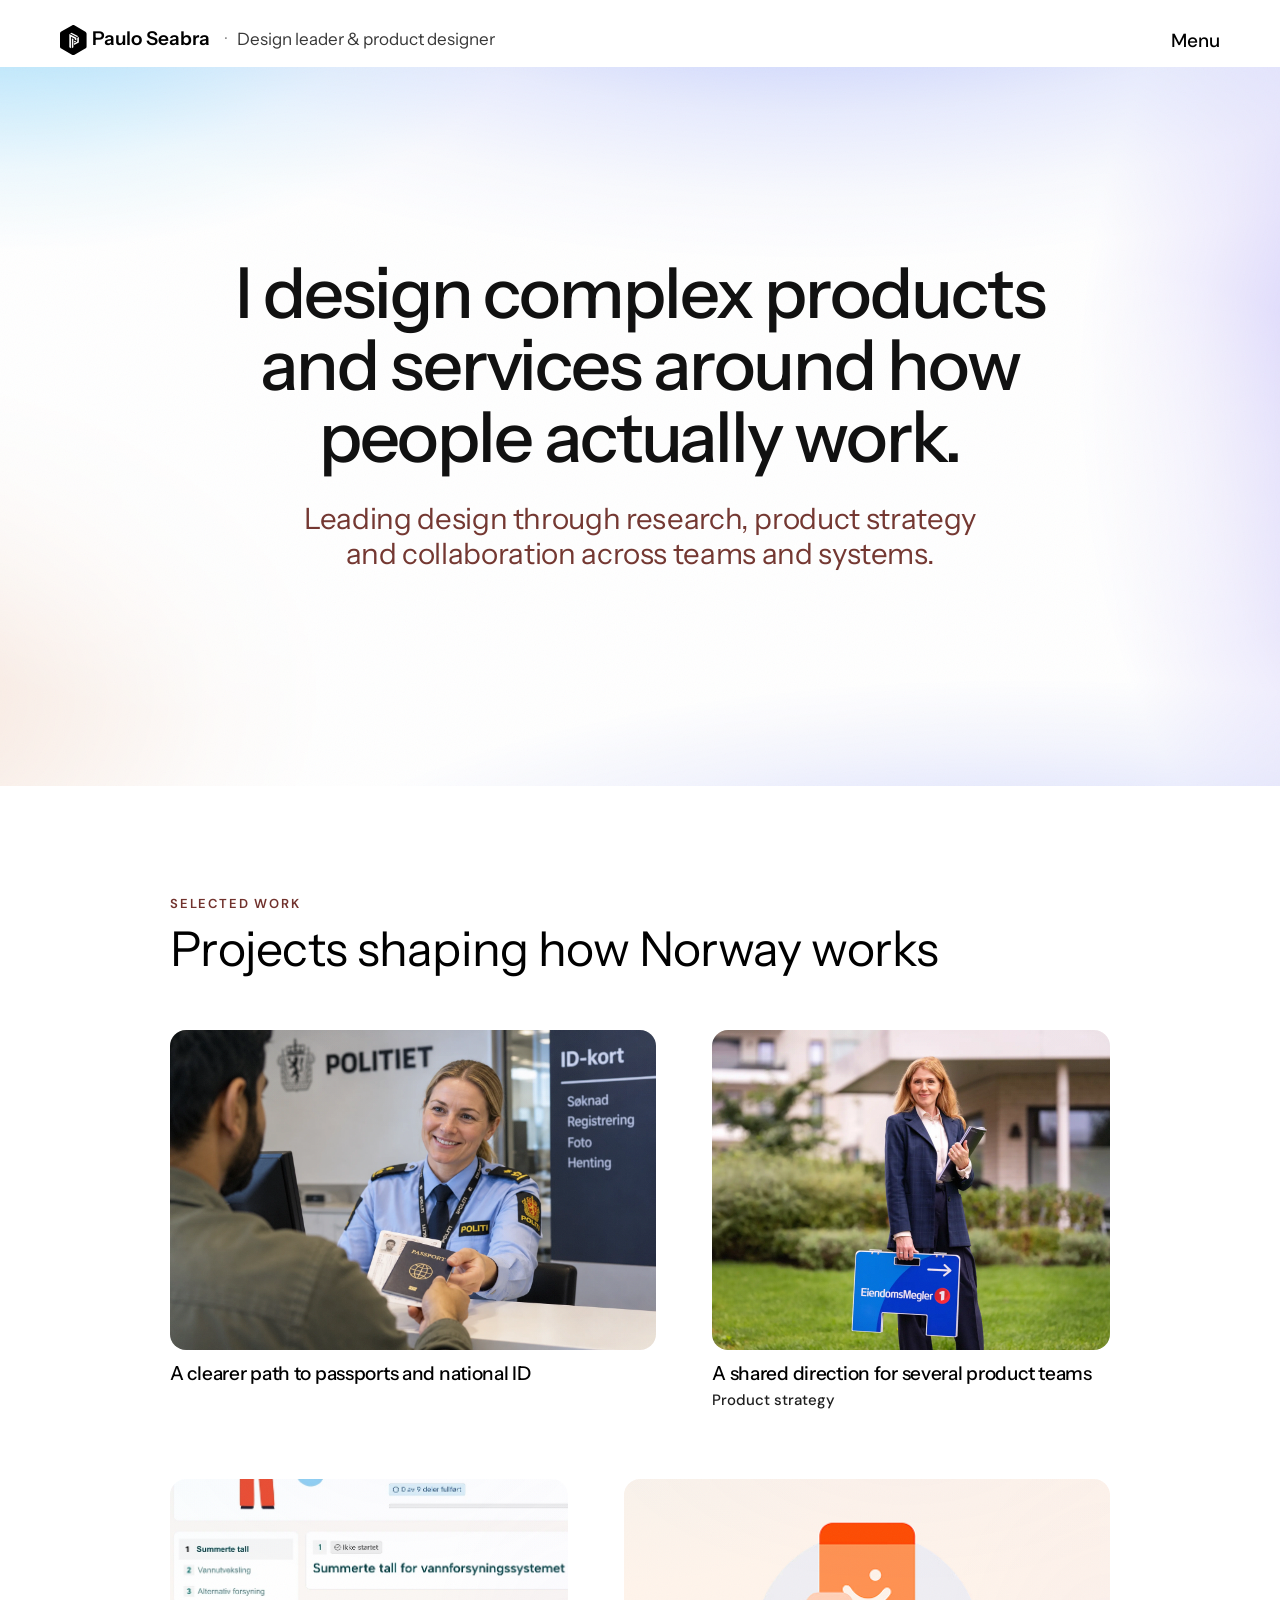
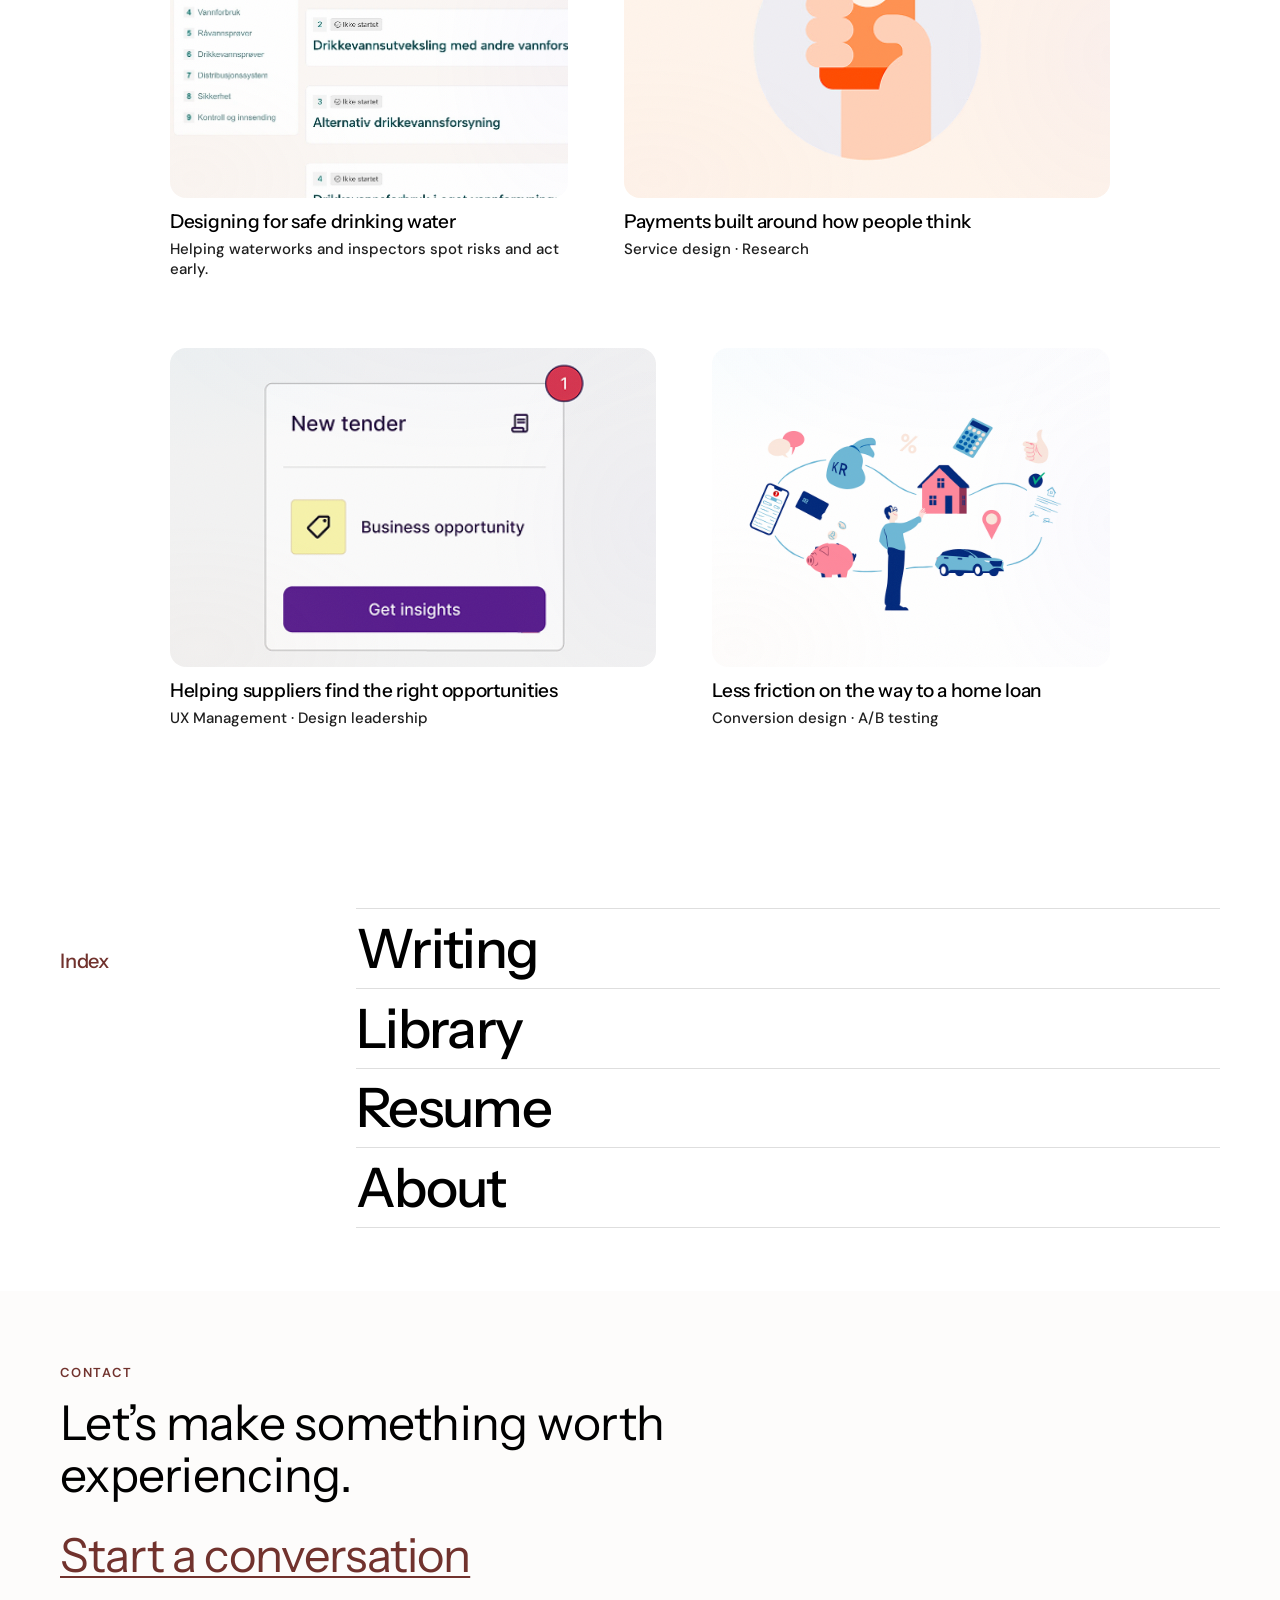
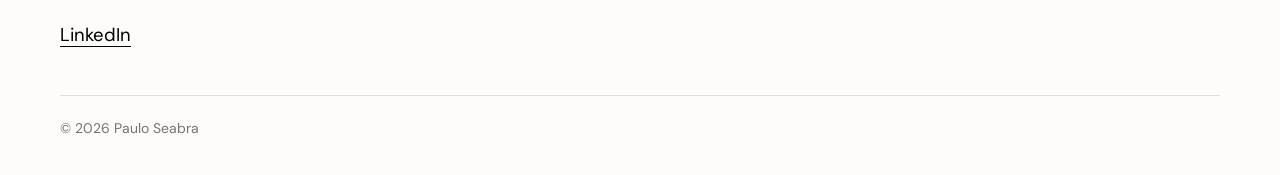
<file: index.html>
<!doctype html>
<html lang="en">
<head>
<meta charset="utf-8">
<meta name="viewport" content="width=device-width, initial-scale=1">
<link rel="icon" type="image/png" sizes="96x96" href="images/favicon.png">
<title>Paulo Seabra — Product Designer</title>
<meta name="description" content="Paulo Seabra — Product Designer working at the intersection of typography, design systems, and emerging interfaces.">
<link rel="canonical" href="https://pauloseabra.com/">
<meta property="og:type" content="website">
<meta property="og:site_name" content="Paulo Seabra">
<meta property="og:title" content="Paulo Seabra — Product Designer">
<meta property="og:description" content="Paulo Seabra — Product Designer working at the intersection of typography, design systems, and emerging interfaces.">
<meta property="og:url" content="https://pauloseabra.com/">
<meta property="og:image" content="https://pauloseabra.com/images/social-share-logo.png?v=2">
<meta name="twitter:card" content="summary_large_image">
<link rel="preconnect" href="https://fonts.googleapis.com">
<link rel="preconnect" href="https://fonts.gstatic.com" crossorigin>
<link href="https://fonts.googleapis.com/css2?family=DM+Sans:wght@400..600&family=Instrument+Sans:wght@400..600&display=swap" rel="stylesheet">
<link rel="stylesheet" href="styles.css">
<link rel="stylesheet" href="interior.css">
<script type="application/ld+json">
{
  "@context": "https://schema.org",
  "@type": "WebSite",
  "name": "Paulo Seabra",
  "url": "https://pauloseabra.com/"
}
</script>
</head>
<body id="top">
<div class="site-header">
<div class="nav-container">
<div class="brand-lockup"><a class="brand" href="#top"><svg class="brand-mark" viewBox="237 50 296 334" width="296" height="334" aria-hidden="true" focusable="false">
<path class="brand-mark__outer" fill="#000" d="
    M 379 51
    C 384 49, 391 50, 397 54
    L 520 125
    C 528 130, 533 139, 533 148
    L 533 288
    C 533 299, 528 307, 518 313
    L 399 380
    C 391 385, 379 385, 370 380
    L 251 313
    C 242 308, 237 299, 237 289
    L 237 145
    C 237 136, 242 128, 251 123
    L 370 55
    C 373 53, 376 52, 379 51
    Z"/>
<path fill="#fff" d="M365 136 L441 175 L426 184 L350 145 Z"/>
<path fill="#fff" d="M341 151 L420 192 L420 222 L402 213 L402 202 L359 180 L359 309 L341 299 Z"/>
<path fill="#fff" d="M369 198 L386 207 L386 299 L369 309 Z"/>
<path fill="#fff" d="M429 192 L447 183 L447 246 L394 274 L394 254 L429 236 Z"/>
<path fill="#fff" d="M394 229 L403 224 L418 233 L394 246 Z"/>
</svg><span class="brand-name">Paulo Seabra</span></a><span class="brand-role">Design leader &amp; product designer</span></div>

<button class="menu-toggle" type="button" aria-expanded="false" aria-controls="site-menu"><span class="menu-toggle__label">Menu</span></button>
</div>
</div>
<div class="menu-panel" id="site-menu" role="dialog" aria-modal="true" aria-label="Site menu" inert>
<div class="menu-panel__inner">
<nav class="menu-primary" aria-label="Main"><ul><li><a href="index.html#projects" aria-current="page">Work</a></li><li><a href="writing.html">Writing</a></li><li><a href="library.html">Library</a></li><li><a href="resume.html">Resume</a></li><li><a href="about.html">About</a></li></ul></nav>
<section class="menu-work" aria-labelledby="menu-work-title"><h2 class="menu-eyebrow" id="menu-work-title">Selected work</h2><ul><li><a href="project-pass-id.html">Pass &amp; ID</a></li><li><a href="project-eiendomsmegler-1.html">EiendomsMegler 1</a></li><li><a href="project-vipps.html">Vipps Large Customers</a></li><li><a href="project-mattilsynet.html">Mattilsynet</a></li><li><a href="project-mercell.html">Mercell</a></li></ul></section>
</div>
</div>
<main>
<header class="hero" id="introduction">
<div class="hero-field" aria-hidden="true"></div>
<div class="hero-grain" aria-hidden="true"></div>
<div class="hero-content">
<h1 class="hero-headline">I design complex products and services around how people actually work.</h1>
<p class="hero-support">Leading design through research, product strategy and collaboration across teams and systems.</p>
</div>
</header>
  <section class="projects" id="projects" aria-labelledby="projects-title">
    <div class="projects-inner">
      <div class="projects-head reveal">
        <p class="projects-eyebrow">Selected work</p>
        <h2 class="projects-title" id="projects-title">Projects shaping how Norway works</h2>
      </div>
      <div class="projects-grid">
        <div class="project-row project-row--lead">
        <a class="project-card project-card--wide reveal" href="project-pass-id.html">
          <span class="project-card__frame">
            <img class="project-card__image" src="images/Politi_3.webp" alt="" width="1536" height="1024" loading="lazy">
            <span class="project-card__wash" aria-hidden="true"></span>
          </span>
          <span class="project-card__text">
            <span class="project-card__title">A clearer path to passports and national ID</span>
          </span>
        </a>
        <a class="project-card project-card--narrow reveal" href="project-eiendomsmegler-1.html">
          <span class="project-card__frame">
            <img class="project-card__image" src="images/EM1-Mal%20Cover.png" alt="" width="1920" height="1280" loading="lazy">
            <span class="project-card__wash" aria-hidden="true"></span>
          </span>
          <span class="project-card__text">
            <span class="project-card__title">A shared direction for several product teams</span>
            <span class="project-card__meta">Product strategy</span>
          </span>
        </a>
        </div>
        <div class="project-row project-row--reverse">
        <a class="project-card project-card--narrow reveal" href="project-mattilsynet.html">
          <span class="project-card__frame">
            <img class="project-card__image" src="images/Innrapportering-Cover.webp?v=1793692525" alt="" width="829" height="655" loading="lazy">
            <span class="project-card__wash" aria-hidden="true"></span>
          </span>
          <span class="project-card__text">
            <span class="project-card__title">Designing for safe drinking water</span>
            <span class="project-card__meta">Helping waterworks and inspectors spot risks and act early.</span>
          </span>
        </a>
        <a class="project-card project-card--wide reveal" href="project-vipps.html">
          <span class="project-card__frame">
            <img class="project-card__image" src="images/Vipps_Cover.png" alt="" width="458" height="302" loading="lazy">
            <span class="project-card__wash" aria-hidden="true"></span>
          </span>
          <span class="project-card__text">
            <span class="project-card__title">Payments built around how people think</span>
            <span class="project-card__meta">Service design · Research</span>
          </span>
        </a>
        </div>
        <div class="project-row project-row--lead">
        <a class="project-card project-card--wide reveal" href="project-mercell.html">
          <span class="project-card__frame">
            <img class="project-card__image" src="images/Mercell_Cover.png" alt="" width="443" height="351" loading="lazy">
            <span class="project-card__wash" aria-hidden="true"></span>
          </span>
          <span class="project-card__text">
            <span class="project-card__title">Helping suppliers find the right opportunities</span>
            <span class="project-card__meta">UX Management · Design leadership</span>
          </span>
        </a>
        <a class="project-card project-card--narrow reveal" href="project-sparebank-1.html">
          <span class="project-card__frame">
            <img class="project-card__image" src="images/SB1_Cover.png" alt="" width="1200" height="800" loading="lazy">
            <span class="project-card__wash" aria-hidden="true"></span>
          </span>
          <span class="project-card__text">
            <span class="project-card__title">Less friction on the way to a home loan</span>
            <span class="project-card__meta">Conversion design · A/B testing</span>
          </span>
        </a>
        </div>
      </div>
    </div>
  </section>
  <section class="index" aria-labelledby="index-title">
    <div class="index__inner">
      <p class="index__label" id="index-title">Index</p>
      <nav class="index__nav" aria-labelledby="index-title">
        <ul class="index__list">
          <li><a class="index__link" href="writing.html">Writing</a></li>
          <li><a class="index__link" href="library.html">Library</a></li>
          <li><a class="index__link" href="resume.html">Resume</a></li>
          <li><a class="index__link" href="about.html">About</a></li>
        </ul>
      </nav>
    </div>
  </section>
</main>
<footer class="site-footer">
  <div class="site-footer__inner">
      <p class="projects-eyebrow">Contact</p>
      <h2 class="site-footer__cta">Let&rsquo;s make something worth experiencing.</h2>
    <div class="site-footer__cta site-footer__start">
      <button type="button" class="site-footer__toggle" id="contact-toggle" aria-expanded="false" aria-controls="contact-panel">Start a conversation</button>
    </div>
    <div class="site-footer__panel" id="contact-panel" role="region" aria-label="Contact form" inert>
      <div class="site-footer__panel-inner">
        <form class="contact-form" action="https://formspree.io/f/xvzjrdgb" method="POST">
          <div class="contact-form__field">
            <label class="projects-eyebrow contact-form__label" for="contact-name">Name</label>
            <input id="contact-name" name="name" type="text" autocomplete="name" required>
          </div>
          <div class="contact-form__field">
            <label class="projects-eyebrow contact-form__label" for="contact-email">Email</label>
            <input id="contact-email" name="email" type="email" autocomplete="email" required>
          </div>
          <div class="contact-form__field">
            <label class="projects-eyebrow contact-form__label" for="contact-message">Message</label>
            <textarea id="contact-message" name="message" rows="4" required></textarea>
          </div>
          <button type="submit" class="site-footer__button">Send</button>
          <p class="contact-form__status" role="status" aria-live="polite"></p>
        </form>
      </div>
    </div>
    <div class="site-footer__row">
      <a href="https://www.linkedin.com/in/pauloseabra/" rel="me noopener">LinkedIn</a>
    </div>
    <div class="site-footer__meta">
      <span>&copy; 2026 Paulo Seabra</span>
    </div>
  </div>
</footer>
<script src="motion.js" defer></script>
<script src="header.js" defer></script>
<script src="menu.js" defer></script>
<script src="contact.js" defer></script>
</body>
</html>
</file>
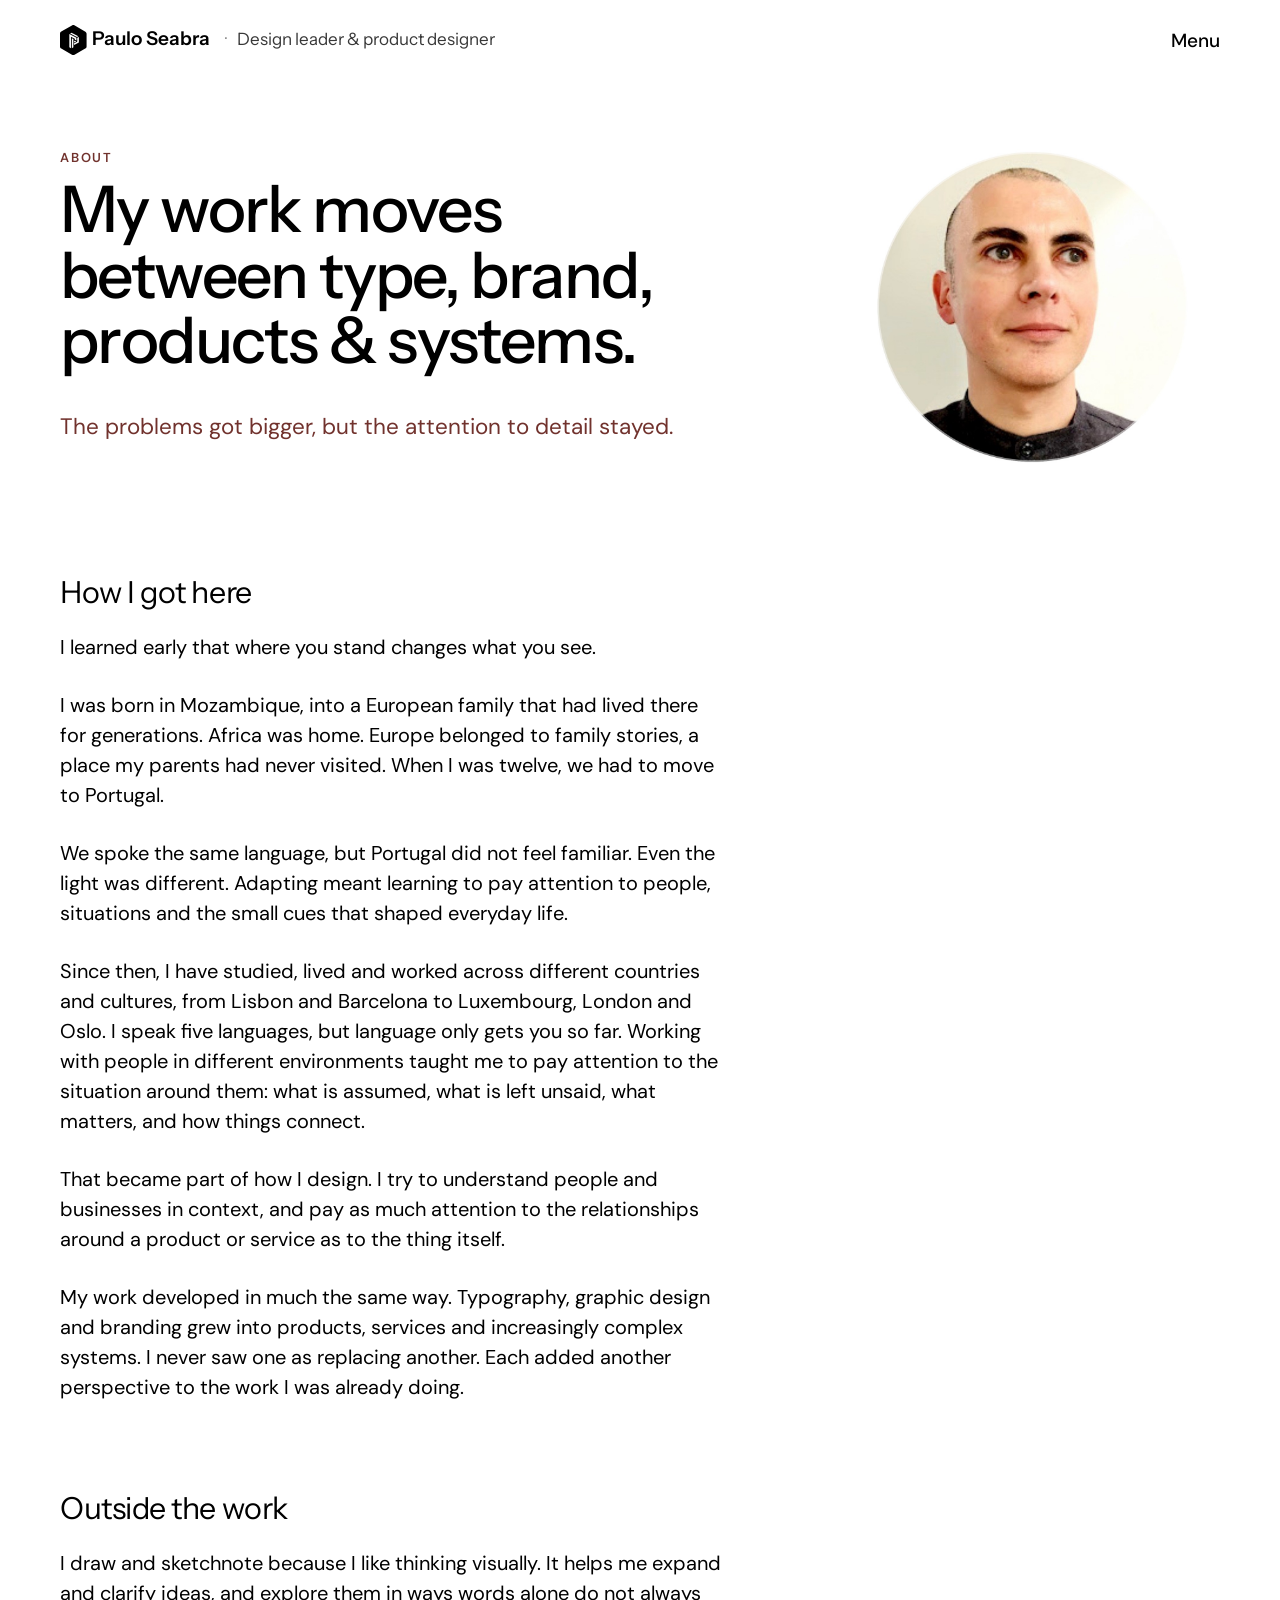
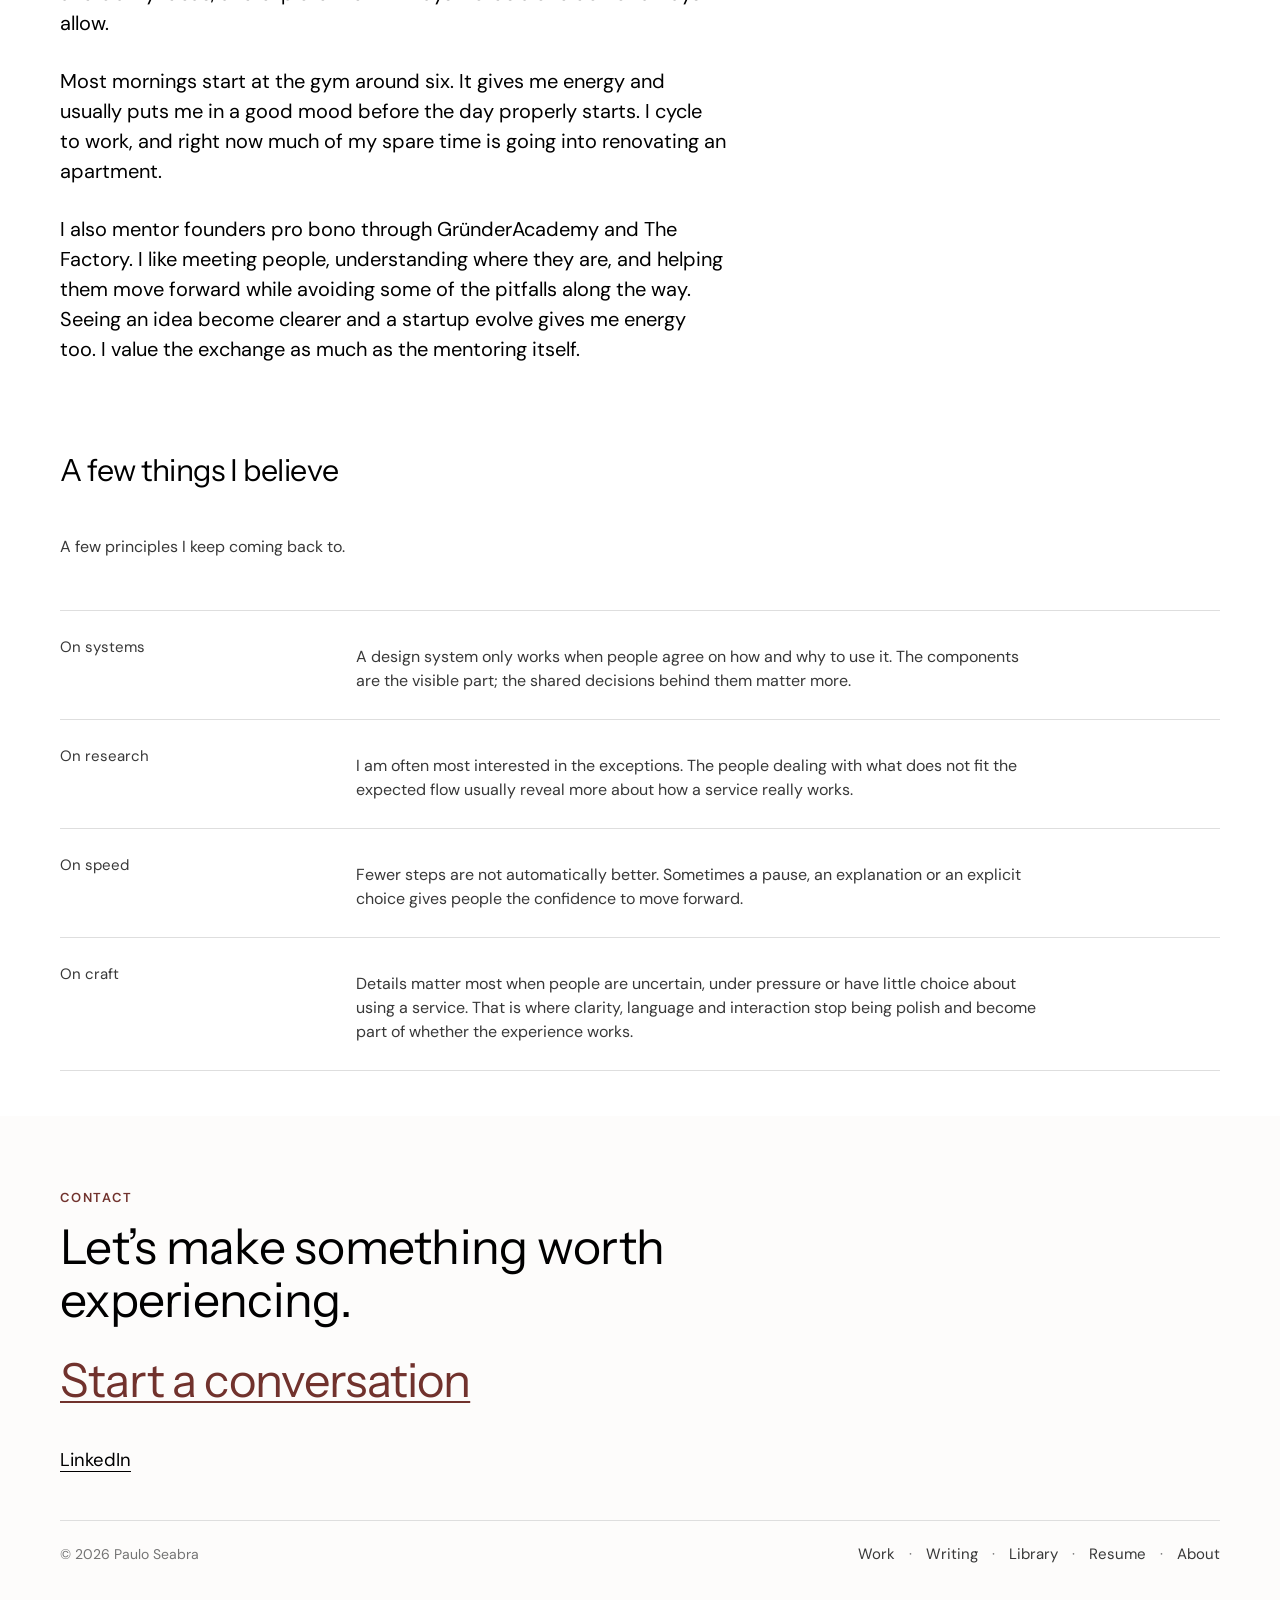
<file: about.html>
<!doctype html>
<html lang="en">
<head>
<meta charset="utf-8">
<meta name="viewport" content="width=device-width, initial-scale=1">
<link rel="icon" type="image/png" sizes="96x96" href="images/favicon.png">
<title>About — Paulo Seabra</title>
<meta name="description" content="About Paulo Seabra — Product Designer working at the intersection of typography, design systems, and emerging interfaces.">
<link rel="canonical" href="https://pauloseabra.com/about.html">
<meta property="og:type" content="website">
<meta property="og:site_name" content="Paulo Seabra">
<meta property="og:title" content="About — Paulo Seabra">
<meta property="og:description" content="About Paulo Seabra — Product Designer working at the intersection of typography, design systems, and emerging interfaces.">
<meta property="og:url" content="https://pauloseabra.com/about.html">
<meta property="og:image" content="https://pauloseabra.com/images/social-share-logo.png?v=2">
<meta name="twitter:card" content="summary_large_image">
<link rel="preconnect" href="https://fonts.googleapis.com">
<link rel="preconnect" href="https://fonts.gstatic.com" crossorigin>
<link href="https://fonts.googleapis.com/css2?family=DM+Sans:wght@400..600&family=Instrument+Sans:wght@400..600&display=swap" rel="stylesheet">
<link rel="stylesheet" href="styles.css">
<link rel="stylesheet" href="interior.css">
<script type="application/ld+json">
{
  "@context": "https://schema.org",
  "@type": "ProfilePage",
  "mainEntity": {
    "@type": "Person",
    "name": "Paulo Seabra",
    "image": "https://pauloseabra.com/images/paulo-seabra.jpg",
    "sameAs": [
      "https://www.linkedin.com/in/pauloseabra/",
      "https://www.behance.net/pauloseabra",
      "https://dribbble.com/Pauloseabra"
    ]
  }
}
</script>
</head>
<body id="top">
<div class="site-header">
<div class="nav-container">
<div class="brand-lockup"><a class="brand" href="index.html"><svg class="brand-mark" viewBox="237 50 296 334" width="296" height="334" aria-hidden="true" focusable="false">
<path class="brand-mark__outer" fill="#000" d="
    M 379 51
    C 384 49, 391 50, 397 54
    L 520 125
    C 528 130, 533 139, 533 148
    L 533 288
    C 533 299, 528 307, 518 313
    L 399 380
    C 391 385, 379 385, 370 380
    L 251 313
    C 242 308, 237 299, 237 289
    L 237 145
    C 237 136, 242 128, 251 123
    L 370 55
    C 373 53, 376 52, 379 51
    Z"/>
<path fill="#fff" d="M365 136 L441 175 L426 184 L350 145 Z"/>
<path fill="#fff" d="M341 151 L420 192 L420 222 L402 213 L402 202 L359 180 L359 309 L341 299 Z"/>
<path fill="#fff" d="M369 198 L386 207 L386 299 L369 309 Z"/>
<path fill="#fff" d="M429 192 L447 183 L447 246 L394 274 L394 254 L429 236 Z"/>
<path fill="#fff" d="M394 229 L403 224 L418 233 L394 246 Z"/>
</svg><span class="brand-name">Paulo Seabra</span></a><span class="brand-role">Design leader &amp; product designer</span></div>

<button class="menu-toggle" type="button" aria-expanded="false" aria-controls="site-menu"><span class="menu-toggle__label">Menu</span></button>
</div>
</div>
<div class="menu-panel" id="site-menu" role="dialog" aria-modal="true" aria-label="Site menu" inert>
<div class="menu-panel__inner">
<nav class="menu-primary" aria-label="Main"><ul><li><a href="index.html#projects">Work</a></li><li><a href="writing.html">Writing</a></li><li><a href="library.html">Library</a></li><li><a href="resume.html">Resume</a></li><li><a href="about.html" aria-current="page">About</a></li></ul></nav>
<section class="menu-work" aria-labelledby="menu-work-title"><h2 class="menu-eyebrow" id="menu-work-title">Selected work</h2><ul><li><a href="project-pass-id.html">Pass &amp; ID</a></li><li><a href="project-eiendomsmegler-1.html">EiendomsMegler 1</a></li><li><a href="project-vipps.html">Vipps Large Customers</a></li><li><a href="project-mattilsynet.html">Mattilsynet</a></li><li><a href="project-mercell.html">Mercell</a></li></ul></section>
</div>
</div>
<main>
<section class="about about--lead" aria-labelledby="about-title">
<div class="icontainer">
  <div class="about-intro">
    <div class="about-intro__text reveal">
      <p class="projects-eyebrow">About</p>
      <h1 class="about-title" id="about-title">My work moves<br>between type, brand, products & systems.</h1>
      <p class="about-lede">The problems got bigger, but the attention to detail stayed.</p>
    </div>
    <figure class="portrait reveal">
      <img src="images/paulo-seabra.jpg" width="1000" height="1000"
           alt="Paulo Seabra, photographed against a plain light background.">
    </figure>
  </div>
</div>
</section>
<div class="icontainer">
  <div class="imodule reveal">
    <div class="igrid">
      <div class="prose prose--story about-story">
        <h2>How I got here</h2>
        <p>I learned early that where you stand changes what you see.</p>
        <p>I was born in Mozambique, into a European family that had lived there for generations. Africa was home. Europe belonged to family stories, a place my parents had never visited. When I was twelve, we had to move to Portugal.</p>
        <p>We spoke the same language, but Portugal did not feel familiar. Even the light was different. Adapting meant learning to pay attention to people, situations and the small cues that shaped everyday life.</p>
        <p>Since then, I have studied, lived and worked across different countries and cultures, from Lisbon and Barcelona to Luxembourg, London and Oslo. I speak five languages, but language only gets you so far. Working with people in different environments taught me to pay attention to the situation around them: what is assumed, what is left unsaid, what matters, and how things connect.</p>
        <p>That became part of how I design. I try to understand people and businesses in context, and pay as much attention to the relationships around a product or service as to the thing itself.</p>
        <p>My work developed in much the same way. Typography, graphic design and branding grew into products, services and increasingly complex systems. I never saw one as replacing another. Each added another perspective to the work I was already doing.</p>
      </div>
    </div>
  </div>

  <div class="imodule reveal">
    <div class="igrid">
      <div class="prose about-story">
        <h2>Outside the work</h2>
        <p>I draw and sketchnote because I like thinking visually. It helps me expand and clarify ideas, and explore them in ways words alone do not always allow.</p>
        <p>Most mornings start at the gym around six. It gives me energy and usually puts me in a good mood before the day properly starts. I cycle to work, and right now much of my spare time is going into renovating an apartment.</p>
        <p>I also mentor founders pro bono through GründerAcademy and The Factory. I like meeting people, understanding where they are, and helping them move forward while avoiding some of the pitfalls along the way. Seeing an idea become clearer and a startup evolve gives me energy too. I value the exchange as much as the mentoring itself.</p>
      </div>
    </div>
  </div>

  <div class="imodule reveal">
    <div class="igrid">
      <h2 class="about-section-heading">A few things I believe</h2>
      <p class="group-note">A few principles I keep coming back to.</p>
      <ul class="entry-list">
        <li class="entry">
          <p class="entry__aside">On systems</p>
          <div class="entry__main">
            <p class="entry__note">A design system only works when people agree on how and why to use it. The components are the visible part; the shared decisions behind them matter more.</p>
          </div>
        </li>
        <li class="entry">
          <p class="entry__aside">On research</p>
          <div class="entry__main">
            <p class="entry__note">I am often most interested in the exceptions. The people dealing with what does not fit the expected flow usually reveal more about how a service really works.</p>
          </div>
        </li>
        <li class="entry">
          <p class="entry__aside">On speed</p>
          <div class="entry__main">
            <p class="entry__note">Fewer steps are not automatically better. Sometimes a pause, an explanation or an explicit choice gives people the confidence to move forward.</p>
          </div>
        </li>
        <li class="entry">
          <p class="entry__aside">On craft</p>
          <div class="entry__main">
            <p class="entry__note">Details matter most when people are uncertain, under pressure or have little choice about using a service. That is where clarity, language and interaction stop being polish and become part of whether the experience works.</p>
          </div>
        </li>
      </ul>
    </div>
  </div>

</div>
</main>
<footer class="site-footer">
  <div class="site-footer__inner">
      <p class="projects-eyebrow">Contact</p>
      <h2 class="site-footer__cta">Let&rsquo;s make something worth experiencing.</h2>
    <div class="site-footer__cta site-footer__start">
      <button type="button" class="site-footer__toggle" id="contact-toggle" aria-expanded="false" aria-controls="contact-panel">Start a conversation</button>
    </div>
    <div class="site-footer__panel" id="contact-panel" role="region" aria-label="Contact form" inert>
      <div class="site-footer__panel-inner">
        <form class="contact-form" action="https://formspree.io/f/xvzjrdgb" method="POST">
          <div class="contact-form__field">
            <label class="projects-eyebrow contact-form__label" for="contact-name">Name</label>
            <input id="contact-name" name="name" type="text" autocomplete="name" required>
          </div>
          <div class="contact-form__field">
            <label class="projects-eyebrow contact-form__label" for="contact-email">Email</label>
            <input id="contact-email" name="email" type="email" autocomplete="email" required>
          </div>
          <div class="contact-form__field">
            <label class="projects-eyebrow contact-form__label" for="contact-message">Message</label>
            <textarea id="contact-message" name="message" rows="4" required></textarea>
          </div>
          <button type="submit" class="site-footer__button">Send</button>
          <p class="contact-form__status" role="status" aria-live="polite"></p>
        </form>
      </div>
    </div>
    <div class="site-footer__row">
      <a href="https://www.linkedin.com/in/pauloseabra/" rel="me noopener">LinkedIn</a>
    </div>
    <div class="site-footer__meta">
      <span>&copy; 2026 Paulo Seabra</span>
      <nav aria-label="Footer">
        <a href="index.html#projects">Work</a>
        <a href="writing.html">Writing</a>
        <a href="library.html">Library</a>
        <a href="resume.html">Resume</a>
        <a href="about.html">About</a>
      </nav>
    </div>
  </div>
</footer>
<script src="motion.js" defer></script>
<script src="header.js" defer></script>
<script src="menu.js" defer></script>
<script src="contact.js" defer></script>
</body>
</html>
</file>
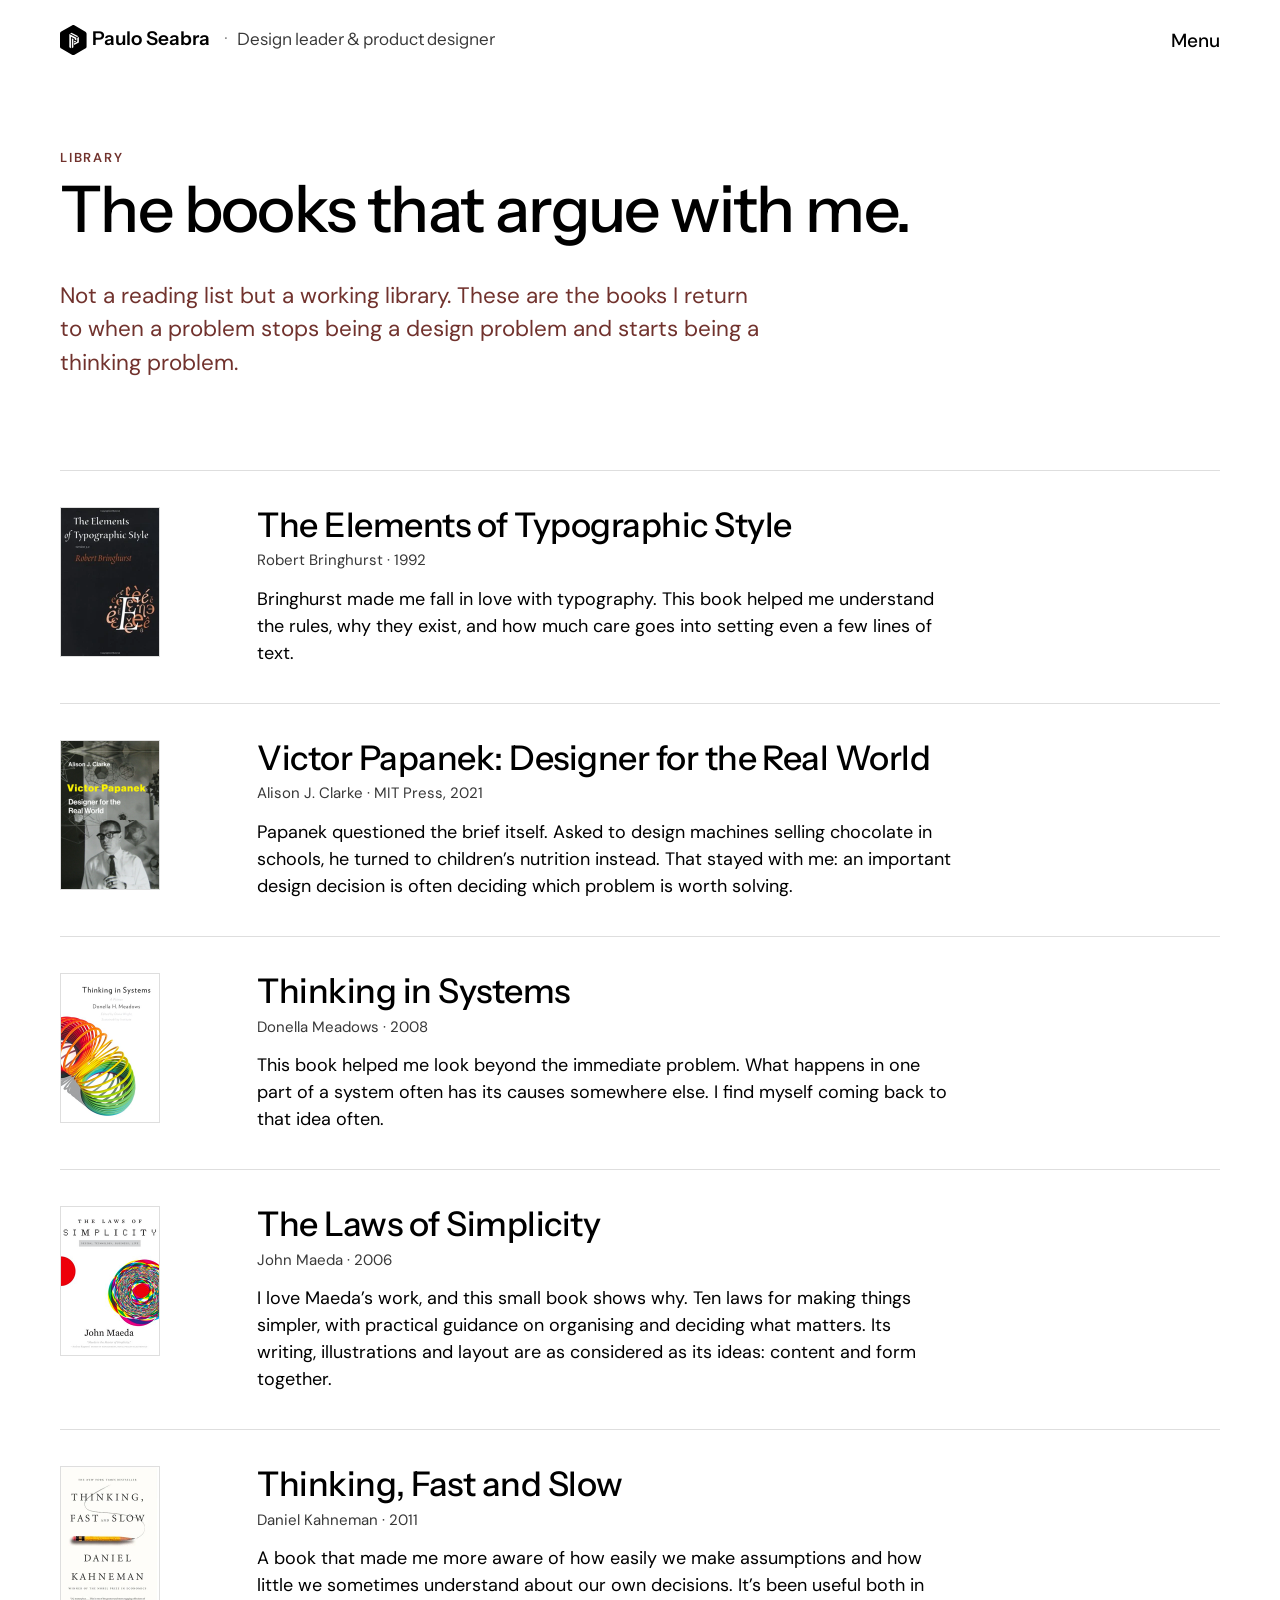
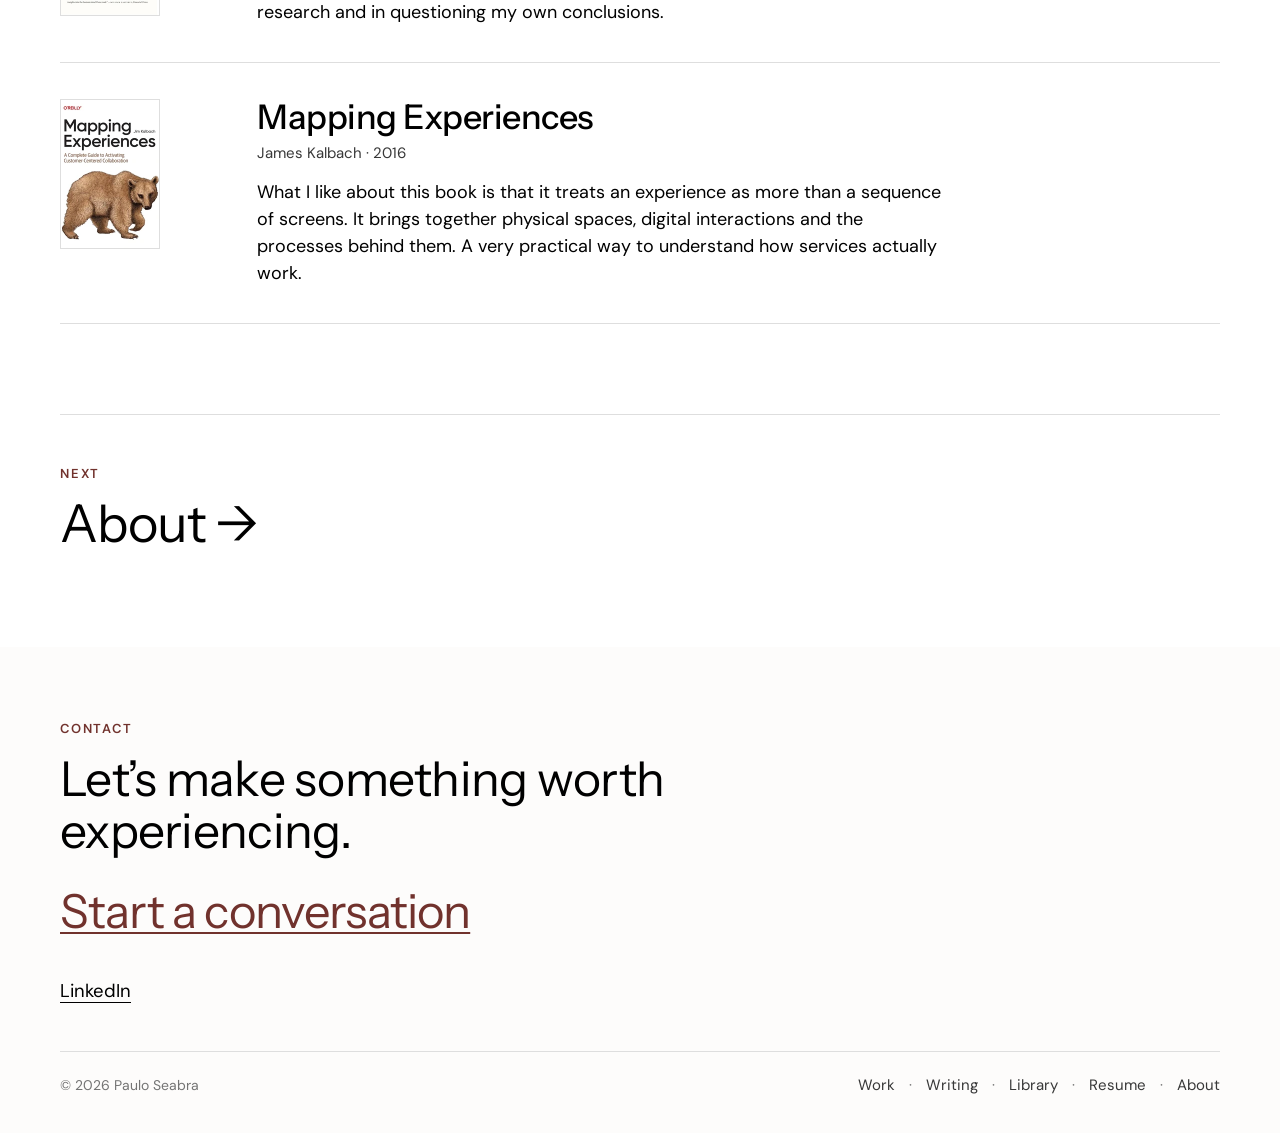
<file: library.html>
<!doctype html>
<html lang="en">
<head>
<meta charset="utf-8">
<meta name="viewport" content="width=device-width, initial-scale=1">
<link rel="icon" type="image/png" sizes="96x96" href="images/favicon.png">
<title>Library — Paulo Seabra</title>
<meta name="description" content="The books that shaped how Paulo Seabra thinks about type, systems, perception and practice — with a note on why each one mattered.">
<link rel="canonical" href="https://pauloseabra.com/library.html">
<meta property="og:type" content="website">
<meta property="og:site_name" content="Paulo Seabra">
<meta property="og:title" content="Library — Paulo Seabra">
<meta property="og:description" content="The books that shaped how Paulo Seabra thinks about type, systems, perception and practice — with a note on why each one mattered.">
<meta property="og:url" content="https://pauloseabra.com/library.html">
<meta property="og:image" content="https://pauloseabra.com/images/social-share-logo.png?v=2">
<meta name="twitter:card" content="summary_large_image">
<link rel="preconnect" href="https://fonts.googleapis.com">
<link rel="preconnect" href="https://fonts.gstatic.com" crossorigin>
<link href="https://fonts.googleapis.com/css2?family=DM+Sans:wght@400..600&family=Instrument+Sans:wght@400..600&display=swap" rel="stylesheet">
<link rel="stylesheet" href="styles.css">
<link rel="stylesheet" href="interior.css">
</head>
<body id="top">
<div class="site-header">
<div class="nav-container">
<div class="brand-lockup"><a class="brand" href="index.html"><svg class="brand-mark" viewBox="237 50 296 334" width="296" height="334" aria-hidden="true" focusable="false">
<path class="brand-mark__outer" fill="#000" d="
    M 379 51
    C 384 49, 391 50, 397 54
    L 520 125
    C 528 130, 533 139, 533 148
    L 533 288
    C 533 299, 528 307, 518 313
    L 399 380
    C 391 385, 379 385, 370 380
    L 251 313
    C 242 308, 237 299, 237 289
    L 237 145
    C 237 136, 242 128, 251 123
    L 370 55
    C 373 53, 376 52, 379 51
    Z"/>
<path fill="#fff" d="M365 136 L441 175 L426 184 L350 145 Z"/>
<path fill="#fff" d="M341 151 L420 192 L420 222 L402 213 L402 202 L359 180 L359 309 L341 299 Z"/>
<path fill="#fff" d="M369 198 L386 207 L386 299 L369 309 Z"/>
<path fill="#fff" d="M429 192 L447 183 L447 246 L394 274 L394 254 L429 236 Z"/>
<path fill="#fff" d="M394 229 L403 224 L418 233 L394 246 Z"/>
</svg><span class="brand-name">Paulo Seabra</span></a><span class="brand-role">Design leader &amp; product designer</span></div>

<button class="menu-toggle" type="button" aria-expanded="false" aria-controls="site-menu"><span class="menu-toggle__label">Menu</span></button>
</div>
</div>
<div class="menu-panel" id="site-menu" role="dialog" aria-modal="true" aria-label="Site menu" inert>
<div class="menu-panel__inner">
<nav class="menu-primary" aria-label="Main"><ul><li><a href="index.html#projects">Work</a></li><li><a href="writing.html">Writing</a></li><li><a href="library.html" aria-current="page">Library</a></li><li><a href="resume.html">Resume</a></li><li><a href="about.html">About</a></li></ul></nav>
<section class="menu-work" aria-labelledby="menu-work-title"><h2 class="menu-eyebrow" id="menu-work-title">Selected work</h2><ul><li><a href="project-pass-id.html">Pass &amp; ID</a></li><li><a href="project-eiendomsmegler-1.html">EiendomsMegler 1</a></li><li><a href="project-vipps.html">Vipps Large Customers</a></li><li><a href="project-mattilsynet.html">Mattilsynet</a></li><li><a href="project-mercell.html">Mercell</a></li></ul></section>
</div>
</div>
<main>
<div class="icontainer">

  <div class="imodule reveal">
    <div class="igrid">
      <header class="masthead">
        <p class="projects-eyebrow">Library</p>
        <h1 class="about-title">The books that argue with me.</h1>
        <p class="about-lede">Not a reading list but a working library. These are the books I return to when a problem stops being a design problem and starts being a thinking problem.</p>
      </header>
    </div>
  </div>

  <section class="imodule reveal" aria-label="Selected books">
    <div class="igrid">
      <ul class="entry-list library-books">
        <li class="entry">
          <img class="entry__cover" src="images/the%20elements%20of%20typographic%20style.webp" alt="" width="200" height="300">
          <div class="entry__main">
            <h3 class="entry__title">The Elements of Typographic Style</h3>
            <p class="entry__aside">Robert Bringhurst &middot; 1992</p>
            <p class="entry__note">Bringhurst made me fall in love with typography. This book helped me understand the rules, why they exist, and how much care goes into setting even a few lines of text.</p>
          </div>
        </li>
        <li class="entry">
          <img class="entry__cover" src="images/Victor%20Papanek.webp" alt="" width="200" height="300">
          <div class="entry__main">
            <h3 class="entry__title">Victor Papanek: Designer for the Real World</h3>
            <p class="entry__aside">Alison J. Clarke &middot; MIT Press, 2021</p>
            <p class="entry__note">Papanek questioned the brief itself. Asked to design machines selling chocolate in schools, he turned to children’s nutrition instead. That stayed with me: an important design decision is often deciding which problem is worth solving.</p>
          </div>
        </li>
        <li class="entry">
          <img class="entry__cover" src="images/Thinking%20in%20Systems.webp" alt="" width="200" height="300">
          <div class="entry__main">
            <h3 class="entry__title">Thinking in Systems</h3>
            <p class="entry__aside">Donella Meadows &middot; 2008</p>
            <p class="entry__note">This book helped me look beyond the immediate problem. What happens in one part of a system often has its causes somewhere else. I find myself coming back to that idea often.</p>
          </div>
        </li>
        <li class="entry">
          <img class="entry__cover" src="images/The%20Laws%20of%20Simplicity.webp" alt="" width="200" height="300">
          <div class="entry__main">
            <h3 class="entry__title">The Laws of Simplicity</h3>
            <p class="entry__aside">John Maeda &middot; 2006</p>
            <p class="entry__note">I love Maeda’s work, and this small book shows why. Ten laws for making things simpler, with practical guidance on organising and deciding what matters. Its writing, illustrations and layout are as considered as its ideas: content and form together.</p>
          </div>
        </li>
        <li class="entry">
          <img class="entry__cover" src="images/Thinking%20Fast%20and%20Slow.webp" alt="" width="200" height="300">
          <div class="entry__main">
            <h3 class="entry__title">Thinking, Fast and Slow</h3>
            <p class="entry__aside">Daniel Kahneman &middot; 2011</p>
            <p class="entry__note">A book that made me more aware of how easily we make assumptions and how little we sometimes understand about our own decisions. It’s been useful both in research and in questioning my own conclusions.</p>
          </div>
        </li>
        <li class="entry">
          <img class="entry__cover" src="images/Mapping%20Experiences.webp" alt="" width="200" height="300">
          <div class="entry__main">
            <h3 class="entry__title">Mapping Experiences</h3>
            <p class="entry__aside">James Kalbach &middot; 2016</p>
            <p class="entry__note">What I like about this book is that it treats an experience as more than a sequence of screens. It brings together physical spaces, digital interactions and the processes behind them. A very practical way to understand how services actually work.</p>
          </div>
        </li>
      </ul>
    </div>
  </section>

  <div class="imodule reveal">
    <div class="igrid">
      <a class="nextproj" href="about.html">
        <p class="nextproj__label">Next</p>
        <h2 class="nextproj__title">About <span class="arrow" aria-hidden="true">&rarr;</span></h2>
      </a>
    </div>
  </div>

</div>
</main>
<footer class="site-footer">
  <div class="site-footer__inner">
      <p class="projects-eyebrow">Contact</p>
      <h2 class="site-footer__cta">Let&rsquo;s make something worth experiencing.</h2>
    <div class="site-footer__cta site-footer__start">
      <button type="button" class="site-footer__toggle" id="contact-toggle" aria-expanded="false" aria-controls="contact-panel">Start a conversation</button>
    </div>
    <div class="site-footer__panel" id="contact-panel" role="region" aria-label="Contact form" inert>
      <div class="site-footer__panel-inner">
        <form class="contact-form" action="https://formspree.io/f/xvzjrdgb" method="POST">
          <div class="contact-form__field">
            <label class="projects-eyebrow contact-form__label" for="contact-name">Name</label>
            <input id="contact-name" name="name" type="text" autocomplete="name" required>
          </div>
          <div class="contact-form__field">
            <label class="projects-eyebrow contact-form__label" for="contact-email">Email</label>
            <input id="contact-email" name="email" type="email" autocomplete="email" required>
          </div>
          <div class="contact-form__field">
            <label class="projects-eyebrow contact-form__label" for="contact-message">Message</label>
            <textarea id="contact-message" name="message" rows="4" required></textarea>
          </div>
          <button type="submit" class="site-footer__button">Send</button>
          <p class="contact-form__status" role="status" aria-live="polite"></p>
        </form>
      </div>
    </div>
    <div class="site-footer__row">
      <a href="https://www.linkedin.com/in/pauloseabra/" rel="me noopener">LinkedIn</a>
    </div>
    <div class="site-footer__meta">
      <span>&copy; 2026 Paulo Seabra</span>
      <nav aria-label="Footer">
        <a href="index.html#projects">Work</a>
        <a href="writing.html">Writing</a>
        <a href="library.html">Library</a>
        <a href="resume.html">Resume</a>
        <a href="about.html">About</a>
      </nav>
    </div>
  </div>
</footer>
<script src="motion.js" defer></script>
<script src="header.js" defer></script>
<script src="menu.js" defer></script>
<script src="contact.js" defer></script>
</body>
</html>
</file>
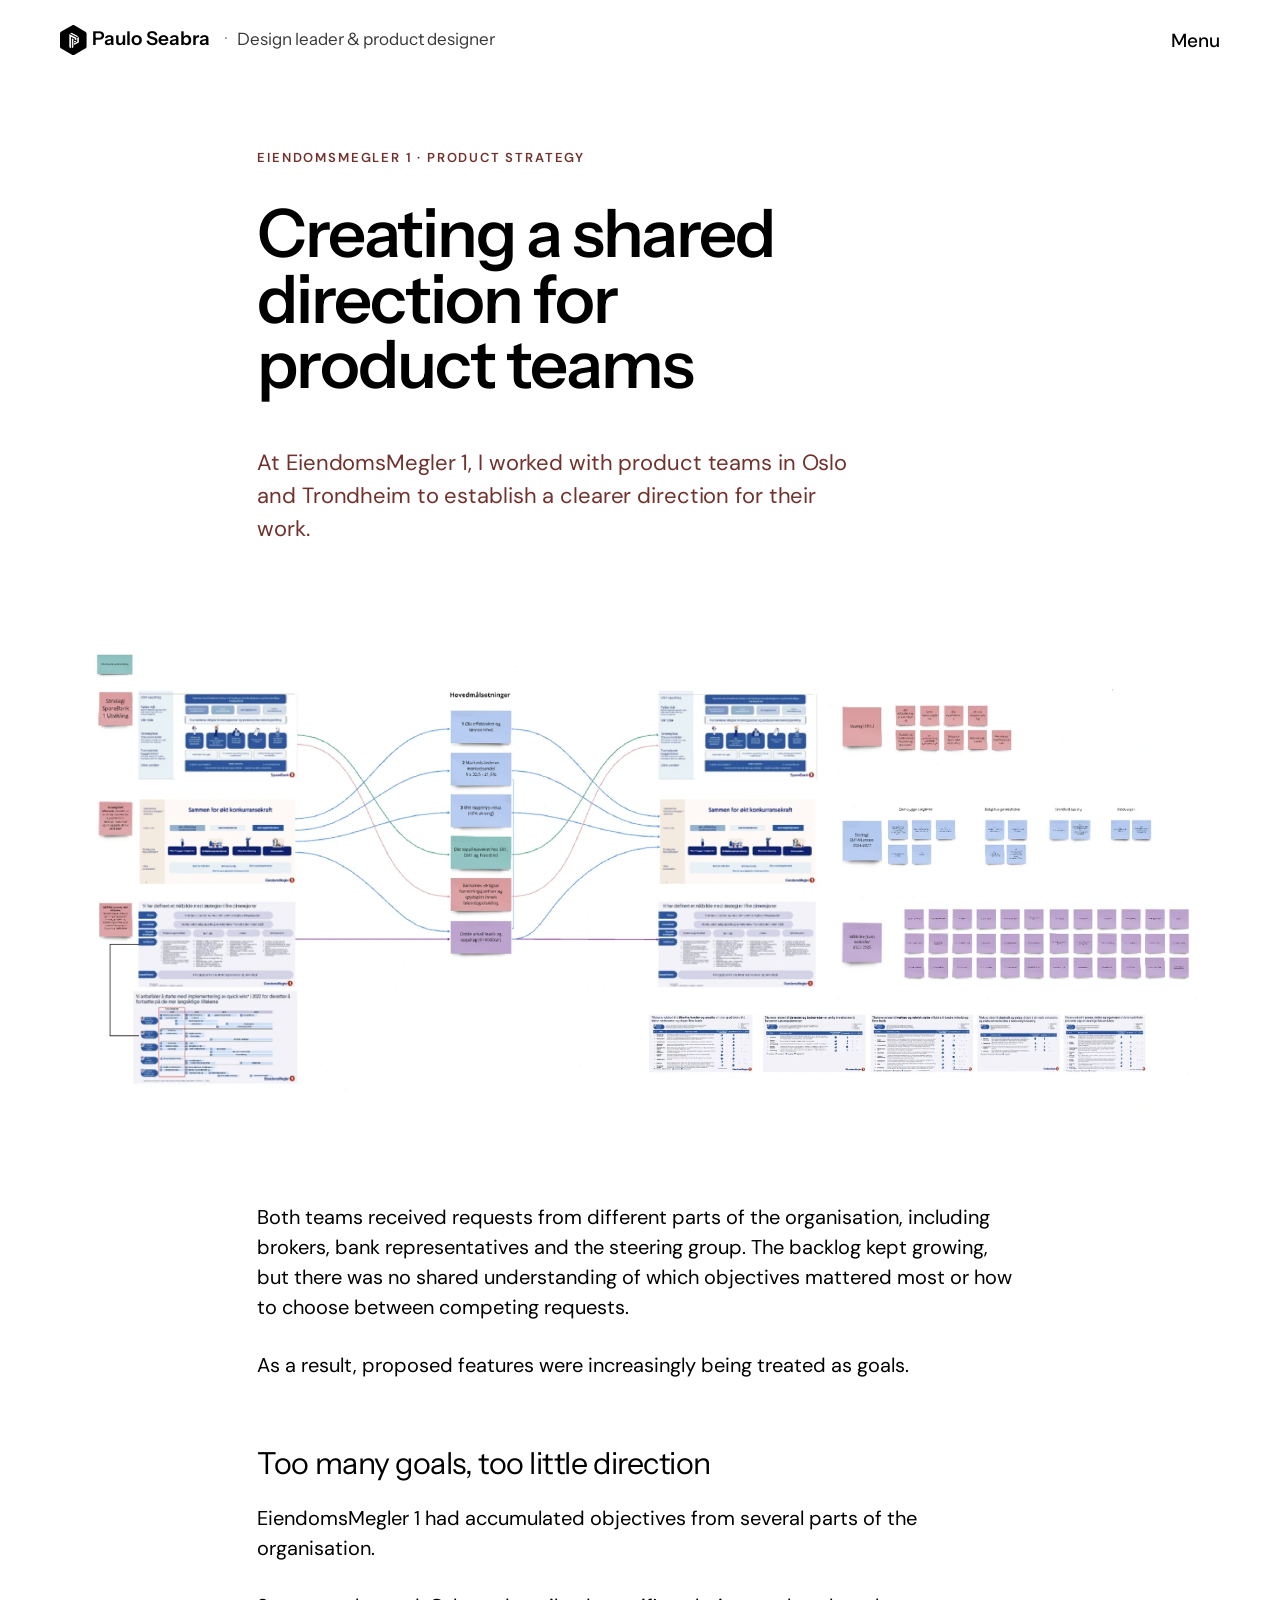
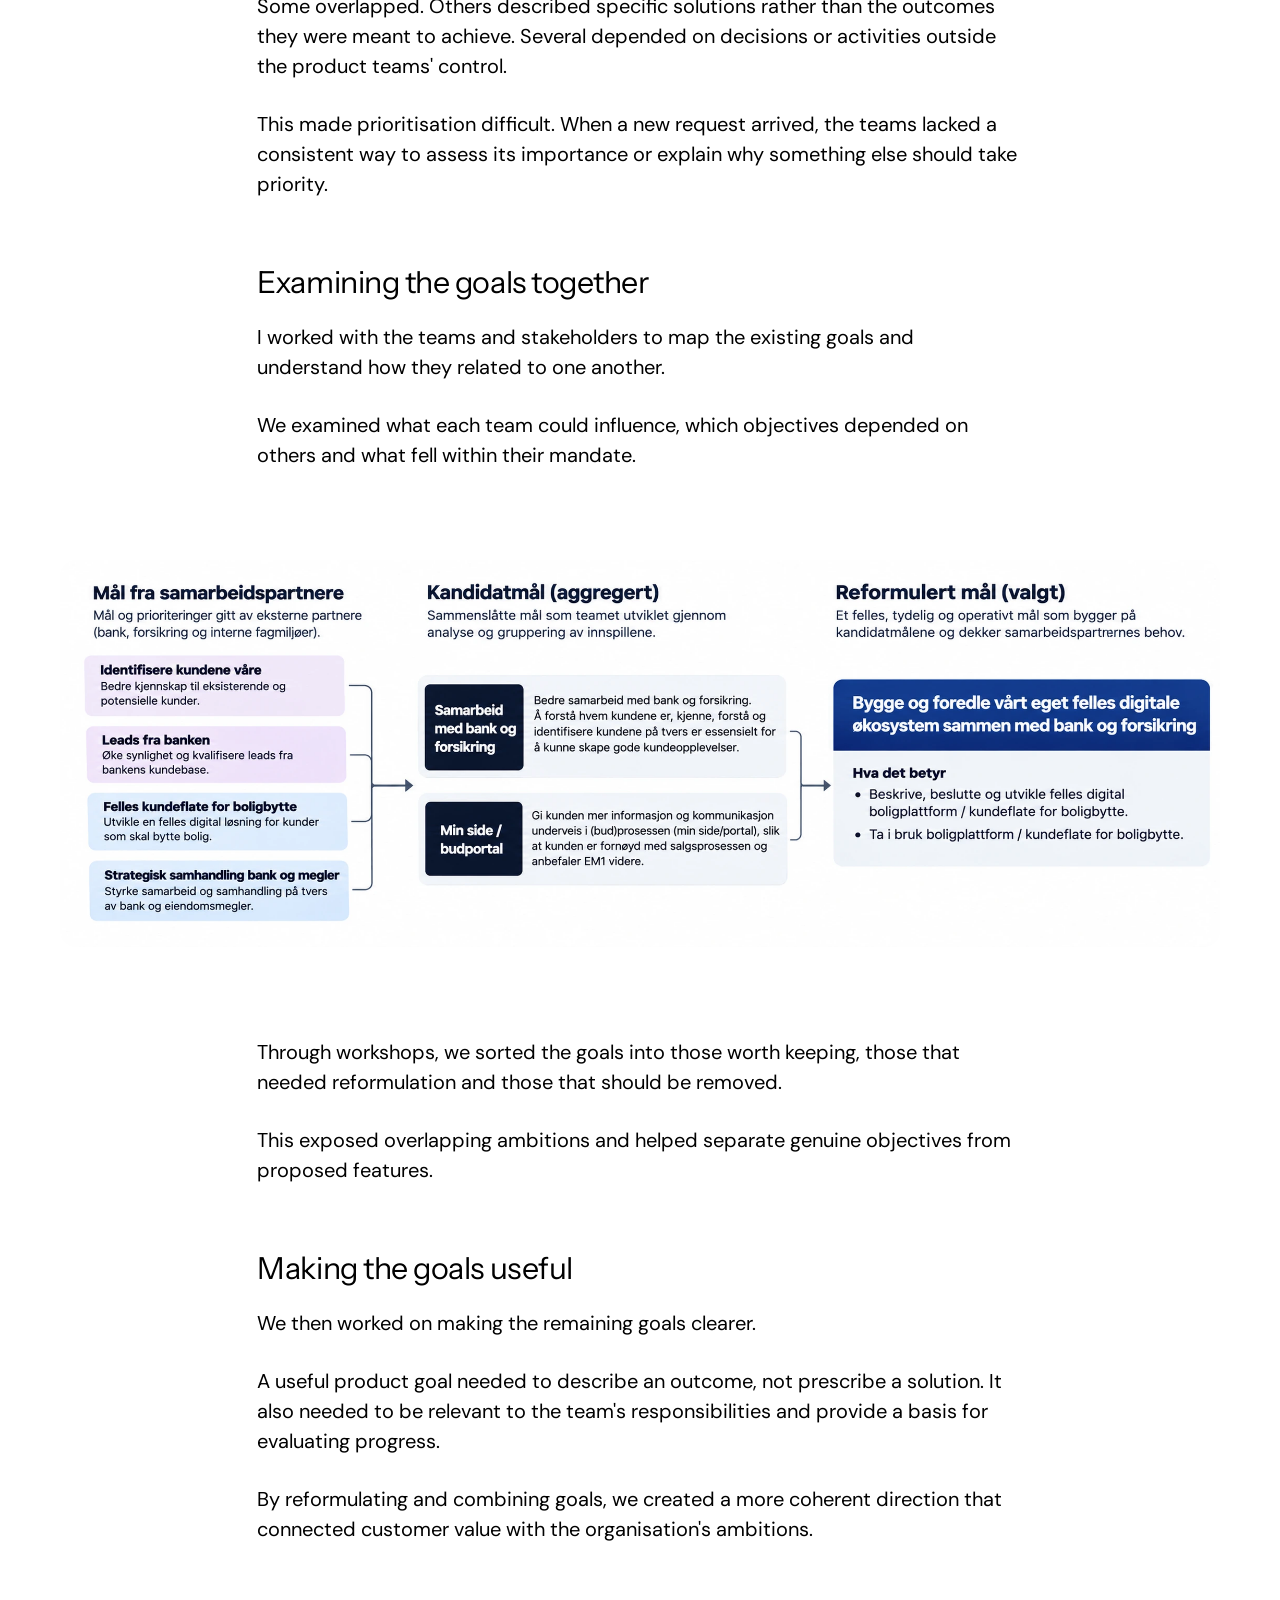
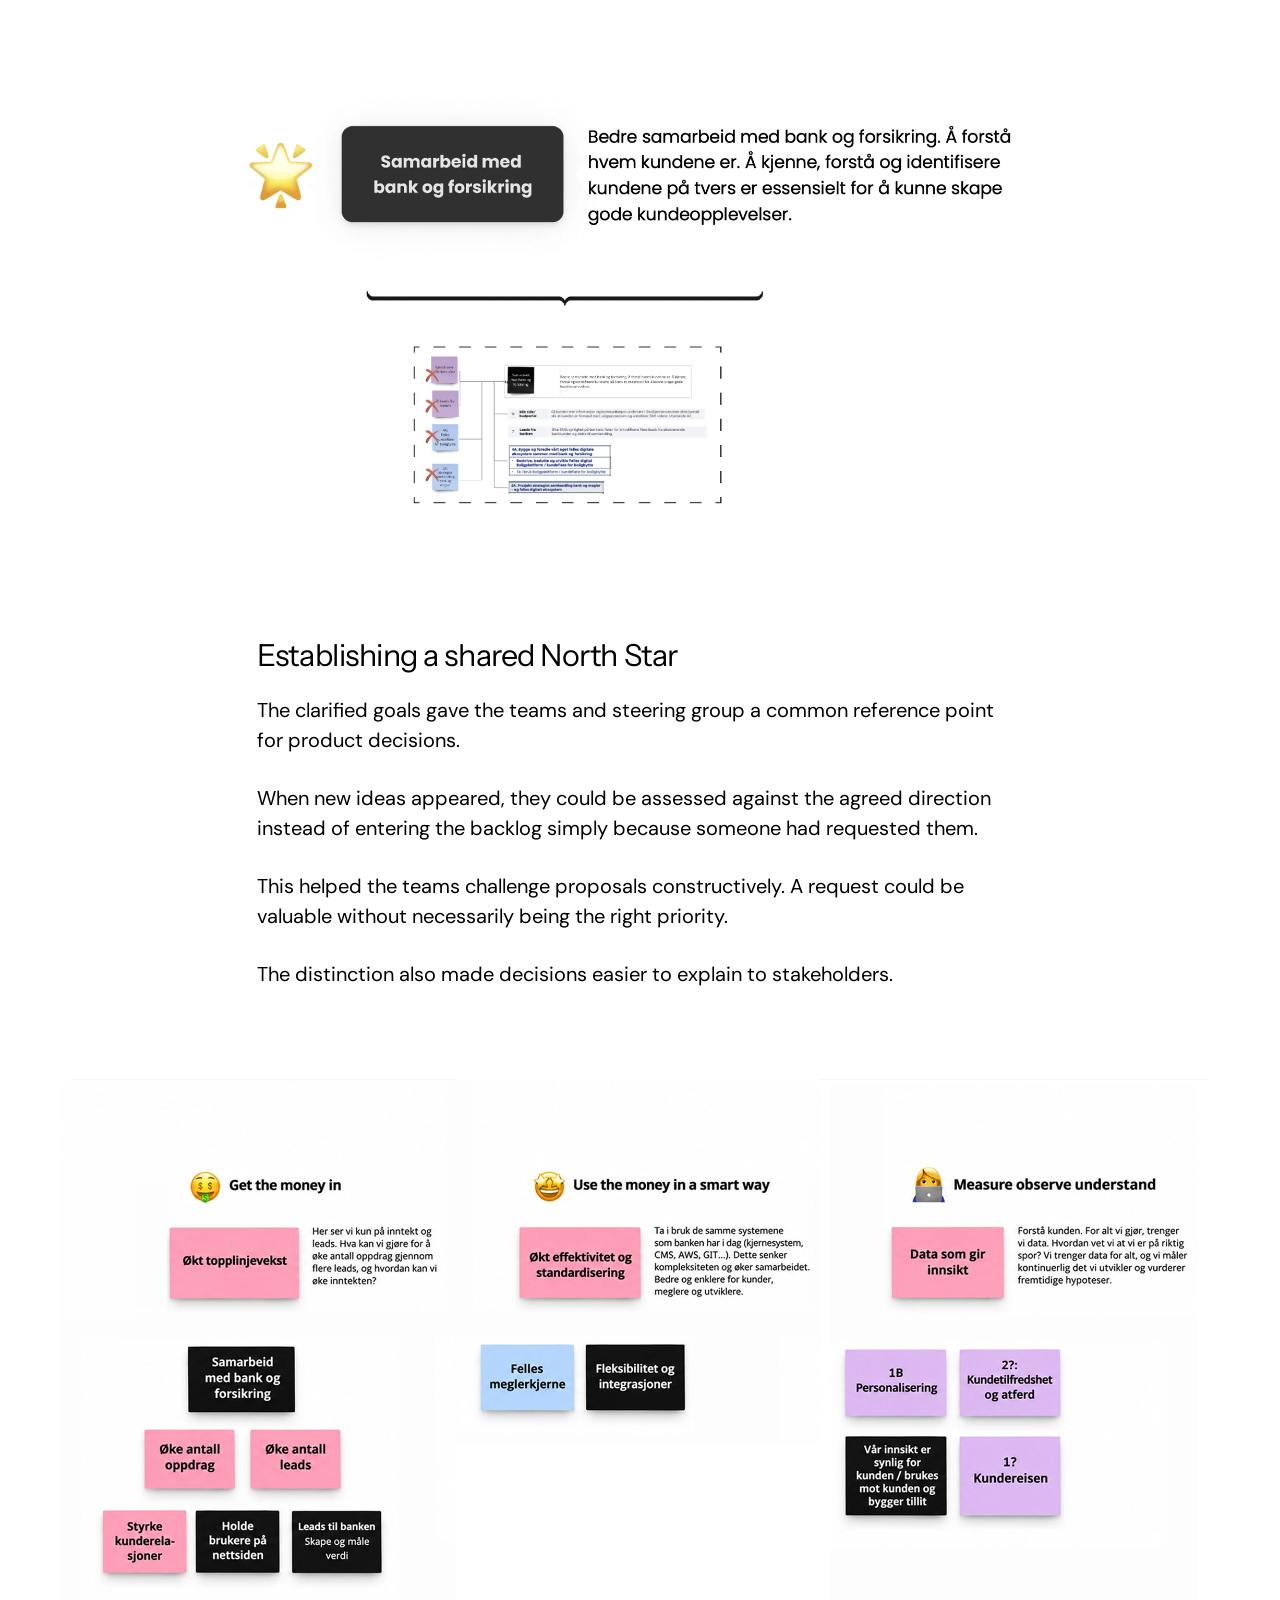
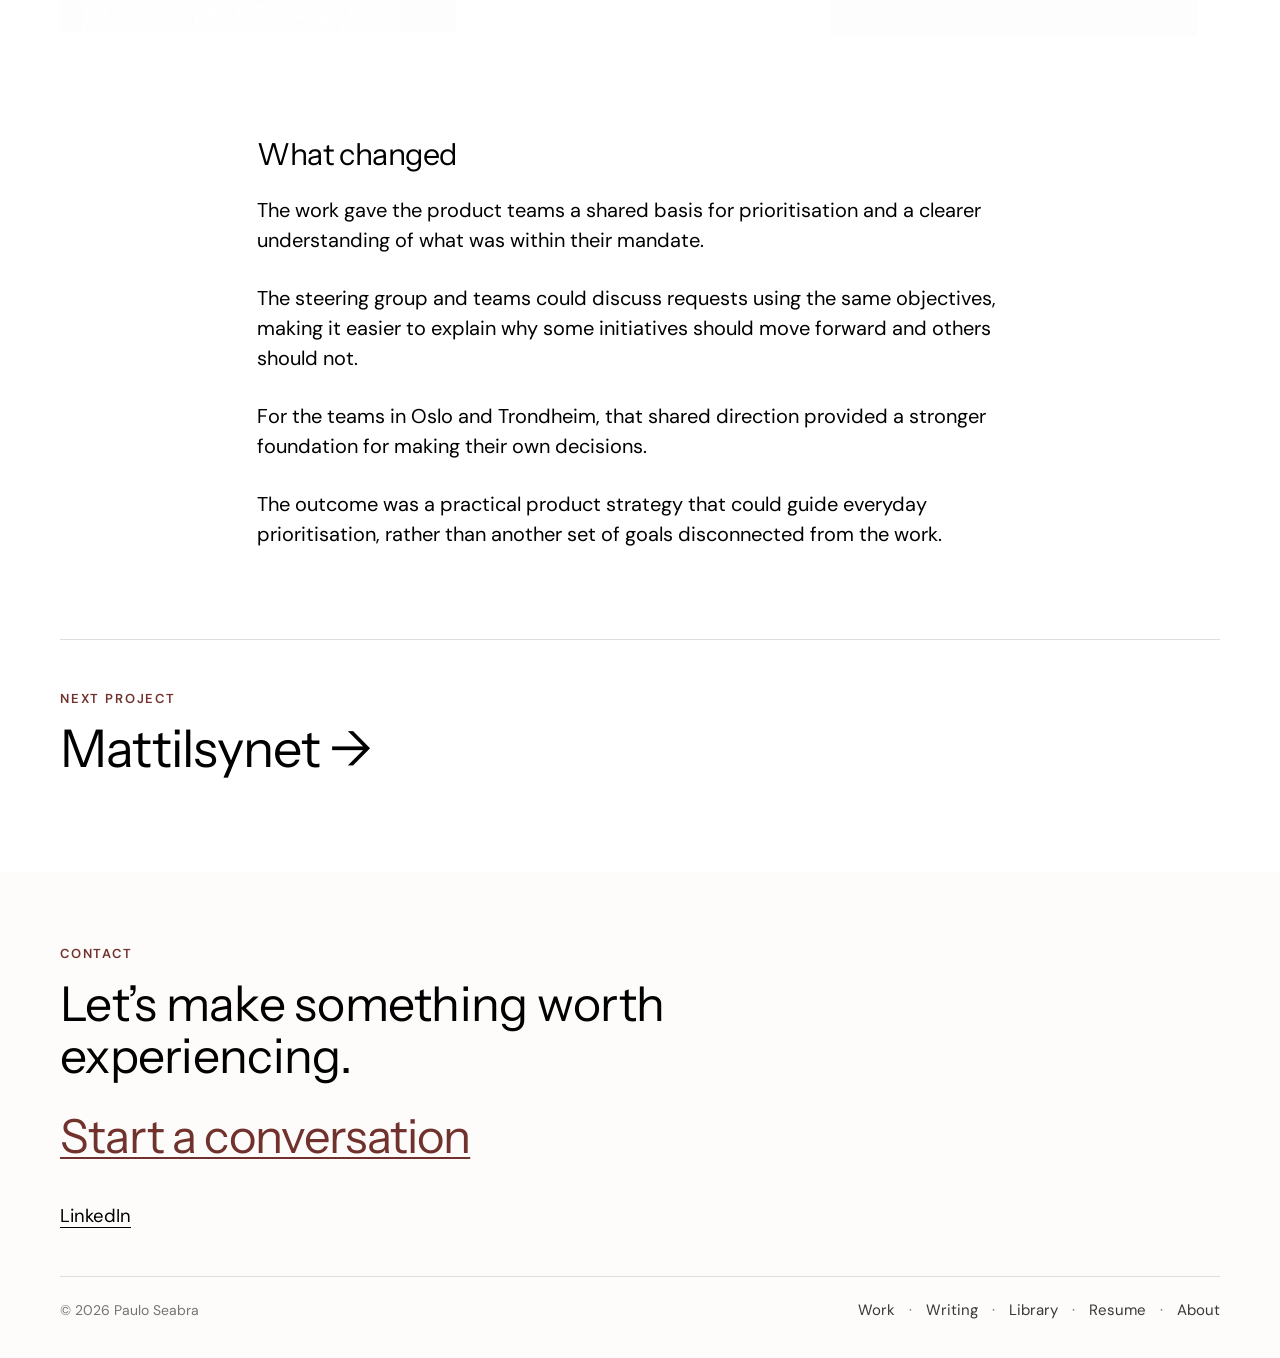
<file: project-eiendomsmegler-1.html>
<!doctype html>
<html lang="en">
<head>
<meta charset="utf-8">
<meta name="viewport" content="width=device-width, initial-scale=1">
<link rel="icon" type="image/png" sizes="96x96" href="images/favicon.png">
<title>EiendomsMegler 1 — Paulo Seabra</title>
<meta name="description" content="EiendomsMegler 1: creating a shared direction for product teams. A design case study by Paulo Seabra.">
<link rel="canonical" href="https://pauloseabra.com/project-eiendomsmegler-1.html">
<meta property="og:type" content="website">
<meta property="og:site_name" content="Paulo Seabra">
<meta property="og:title" content="EiendomsMegler 1 — Paulo Seabra">
<meta property="og:description" content="EiendomsMegler 1: creating a shared direction for product teams. A design case study by Paulo Seabra.">
<meta property="og:url" content="https://pauloseabra.com/project-eiendomsmegler-1.html">
<meta property="og:image" content="https://pauloseabra.com/images/social-share-logo.png?v=2">
<meta name="twitter:card" content="summary_large_image">
<link rel="preconnect" href="https://fonts.googleapis.com">
<link rel="preconnect" href="https://fonts.gstatic.com" crossorigin>
<link href="https://fonts.googleapis.com/css2?family=DM+Sans:wght@400..600&family=Instrument+Sans:wght@400..600&display=swap" rel="stylesheet">
<link rel="stylesheet" href="styles.css">
<link rel="stylesheet" href="interior.css">
</head>
<body id="top">
<div class="site-header">
<div class="nav-container">
<div class="brand-lockup"><a class="brand" href="index.html"><svg class="brand-mark" viewBox="237 50 296 334" width="296" height="334" aria-hidden="true" focusable="false">
<path class="brand-mark__outer" fill="#000" d="
    M 379 51
    C 384 49, 391 50, 397 54
    L 520 125
    C 528 130, 533 139, 533 148
    L 533 288
    C 533 299, 528 307, 518 313
    L 399 380
    C 391 385, 379 385, 370 380
    L 251 313
    C 242 308, 237 299, 237 289
    L 237 145
    C 237 136, 242 128, 251 123
    L 370 55
    C 373 53, 376 52, 379 51
    Z"/>
<path fill="#fff" d="M365 136 L441 175 L426 184 L350 145 Z"/>
<path fill="#fff" d="M341 151 L420 192 L420 222 L402 213 L402 202 L359 180 L359 309 L341 299 Z"/>
<path fill="#fff" d="M369 198 L386 207 L386 299 L369 309 Z"/>
<path fill="#fff" d="M429 192 L447 183 L447 246 L394 274 L394 254 L429 236 Z"/>
<path fill="#fff" d="M394 229 L403 224 L418 233 L394 246 Z"/>
</svg><span class="brand-name">Paulo Seabra</span></a><span class="brand-role">Design leader &amp; product designer</span></div>

<button class="menu-toggle" type="button" aria-expanded="false" aria-controls="site-menu"><span class="menu-toggle__label">Menu</span></button>
</div>
</div>
<div class="menu-panel" id="site-menu" role="dialog" aria-modal="true" aria-label="Site menu" inert>
<div class="menu-panel__inner">
<nav class="menu-primary" aria-label="Main"><ul><li><a href="index.html#projects" aria-current="page">Work</a></li><li><a href="writing.html">Writing</a></li><li><a href="library.html">Library</a></li><li><a href="resume.html">Resume</a></li><li><a href="about.html">About</a></li></ul></nav>
<section class="menu-work" aria-labelledby="menu-work-title"><h2 class="menu-eyebrow" id="menu-work-title">Selected work</h2><ul><li><a href="project-pass-id.html">Pass &amp; ID</a></li><li><a href="project-eiendomsmegler-1.html">EiendomsMegler 1</a></li><li><a href="project-vipps.html">Vipps Large Customers</a></li><li><a href="project-mattilsynet.html">Mattilsynet</a></li><li><a href="project-mercell.html">Mercell</a></li></ul></section>
</div>
</div>
<main>
<article class="article">
<div class="icontainer">

  <div class="imodule reveal">
    <div class="igrid">
      <p class="projects-eyebrow project-masthead__eyebrow">EiendomsMegler 1 &middot; Product strategy</p>
      <h1 class="masthead__title masthead__title--editorial">Creating a shared direction for product teams</h1>
      <p class="deck project-masthead__dek">At EiendomsMegler 1, I worked with product teams in Oslo and Trondheim to establish a clearer direction for their work.</p>
      <figure class="media media--wide media--natural project-evidence">
        <img src="images/EM1-Mal-01.webp" alt="Product direction work at EiendomsMegler 1." width="2870" height="1186">
      </figure>
    </div>
  </div>


  <div class="imodule reveal">
    <div class="igrid">
      <div class="prose project-narrative">
        <p>Both teams received requests from different parts of the organisation, including brokers, bank representatives and the steering group. The backlog kept growing, but there was no shared understanding of which objectives mattered most or how to choose between competing requests.</p>
        <p>As a result, proposed features were increasingly being treated as goals.</p>
        <h2>Too many goals, too little direction</h2>
        <p>EiendomsMegler 1 had accumulated objectives from several parts of the organisation.</p>
        <p>Some overlapped. Others described specific solutions rather than the outcomes they were meant to achieve. Several depended on decisions or activities outside the product teams' control.</p>
        <p>This made prioritisation difficult. When a new request arrived, the teams lacked a consistent way to assess its importance or explain why something else should take priority.</p>
        <h2>Examining the goals together</h2>
        <p>I worked with the teams and stakeholders to map the existing goals and understand how they related to one another.</p>
        <p>We examined what each team could influence, which objectives depended on others and what fell within their mandate.</p>
      </div>
    </div>
  </div>

  <div class="imodule reveal">
    <div class="igrid">
      <figure class="media media--wide media--natural">
        <img src="images/EM1-Mal-03.webp" alt="Goals from partners merged into candidate goals, then reformulated into one chosen goal." width="4344" height="1448" loading="lazy">
      </figure>
    </div>
  </div>

  <div class="imodule reveal">
    <div class="igrid">
      <div class="prose project-narrative">
        <p>Through workshops, we sorted the goals into those worth keeping, those that needed reformulation and those that should be removed.</p>
        <p>This exposed overlapping ambitions and helped separate genuine objectives from proposed features.</p>
        <h2>Making the goals useful</h2>
        <p>We then worked on making the remaining goals clearer.</p>
        <p>A useful product goal needed to describe an outcome, not prescribe a solution. It also needed to be relevant to the team's responsibilities and provide a basis for evaluating progress.</p>
        <p>By reformulating and combining goals, we created a more coherent direction that connected customer value with the organisation's ambitions.</p>
      </div>
    </div>
  </div>

  <div class="imodule reveal">
    <div class="igrid">
      <figure class="media media--wide media--natural">
        <img src="images/EM1-Mal-04.webp" alt="One goal traced to the related goals and actions beneath it." width="2932" height="1302" loading="lazy">
      </figure>
    </div>
  </div>

  <div class="imodule reveal">
    <div class="igrid">
      <div class="prose project-narrative">
        <h2>Establishing a shared North Star</h2>
        <p>The clarified goals gave the teams and steering group a common reference point for product decisions.</p>
        <p>When new ideas appeared, they could be assessed against the agreed direction instead of entering the backlog simply because someone had requested them.</p>
        <p>This helped the teams challenge proposals constructively. A request could be valuable without necessarily being the right priority.</p>
        <p>The distinction also made decisions easier to explain to stakeholders.</p>
      </div>
    </div>
  </div>

  <div class="imodule reveal">
    <div class="igrid">
      <figure class="media media--wide media--natural">
        <img src="images/EM1-Mal-05.webp" alt="Goals grouped under three themes: get the money in, use the money in a smart way, and measure, observe and understand." width="2224" height="1091" loading="lazy">
      </figure>
    </div>
  </div>

  <div class="imodule reveal">
    <div class="igrid">
      <div class="prose project-narrative">
        <h2>What changed</h2>
        <p>The work gave the product teams a shared basis for prioritisation and a clearer understanding of what was within their mandate.</p>
        <p>The steering group and teams could discuss requests using the same objectives, making it easier to explain why some initiatives should move forward and others should not.</p>
        <p>For the teams in Oslo and Trondheim, that shared direction provided a stronger foundation for making their own decisions.</p>
        <p>The outcome was a practical product strategy that could guide everyday prioritisation, rather than another set of goals disconnected from the work.</p>
      </div>
    </div>
  </div>

  <div class="imodule reveal">
    <div class="igrid">
      <a class="nextproj" href="project-mattilsynet.html">
        <p class="nextproj__label">Next project</p>
        <h2 class="nextproj__title">Mattilsynet <span class="arrow" aria-hidden="true">&rarr;</span></h2>
      </a>
    </div>
  </div>

</div>
</article>
</main>
<footer class="site-footer">
  <div class="site-footer__inner">
      <p class="projects-eyebrow">Contact</p>
      <h2 class="site-footer__cta">Let&rsquo;s make something worth experiencing.</h2>
    <div class="site-footer__cta site-footer__start">
      <button type="button" class="site-footer__toggle" id="contact-toggle" aria-expanded="false" aria-controls="contact-panel">Start a conversation</button>
    </div>
    <div class="site-footer__panel" id="contact-panel" role="region" aria-label="Contact form" inert>
      <div class="site-footer__panel-inner">
        <form class="contact-form" action="https://formspree.io/f/xvzjrdgb" method="POST">
          <div class="contact-form__field">
            <label class="projects-eyebrow contact-form__label" for="contact-name">Name</label>
            <input id="contact-name" name="name" type="text" autocomplete="name" required>
          </div>
          <div class="contact-form__field">
            <label class="projects-eyebrow contact-form__label" for="contact-email">Email</label>
            <input id="contact-email" name="email" type="email" autocomplete="email" required>
          </div>
          <div class="contact-form__field">
            <label class="projects-eyebrow contact-form__label" for="contact-message">Message</label>
            <textarea id="contact-message" name="message" rows="4" required></textarea>
          </div>
          <button type="submit" class="site-footer__button">Send</button>
          <p class="contact-form__status" role="status" aria-live="polite"></p>
        </form>
      </div>
    </div>
    <div class="site-footer__row">
      <a href="https://www.linkedin.com/in/pauloseabra/" rel="me noopener">LinkedIn</a>
    </div>
    <div class="site-footer__meta">
      <span>&copy; 2026 Paulo Seabra</span>
      <nav aria-label="Footer">
        <a href="index.html#projects">Work</a>
        <a href="writing.html">Writing</a>
        <a href="library.html">Library</a>
        <a href="resume.html">Resume</a>
        <a href="about.html">About</a>
      </nav>
    </div>
  </div>
</footer>
<script src="motion.js" defer></script>
<script src="header.js" defer></script>
<script src="menu.js" defer></script>
<script src="contact.js" defer></script>
</body>
</html>
</file>
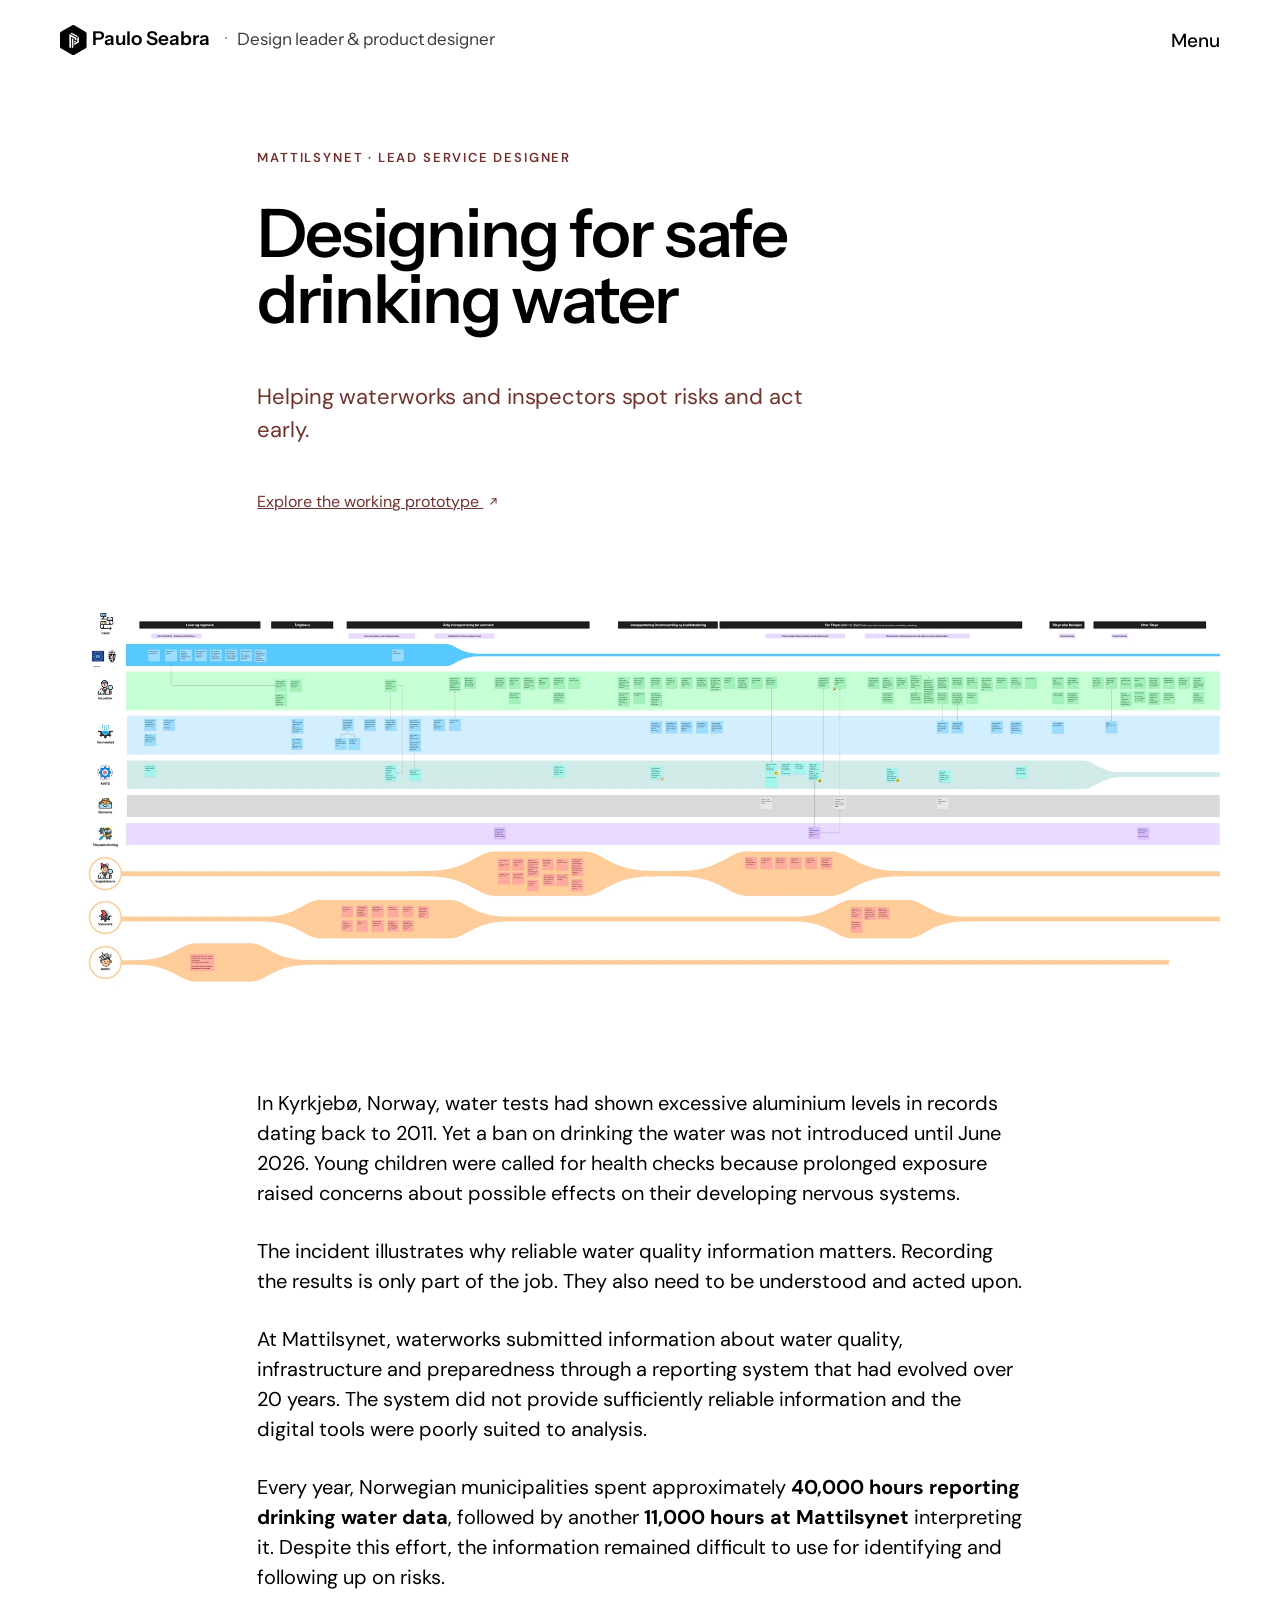
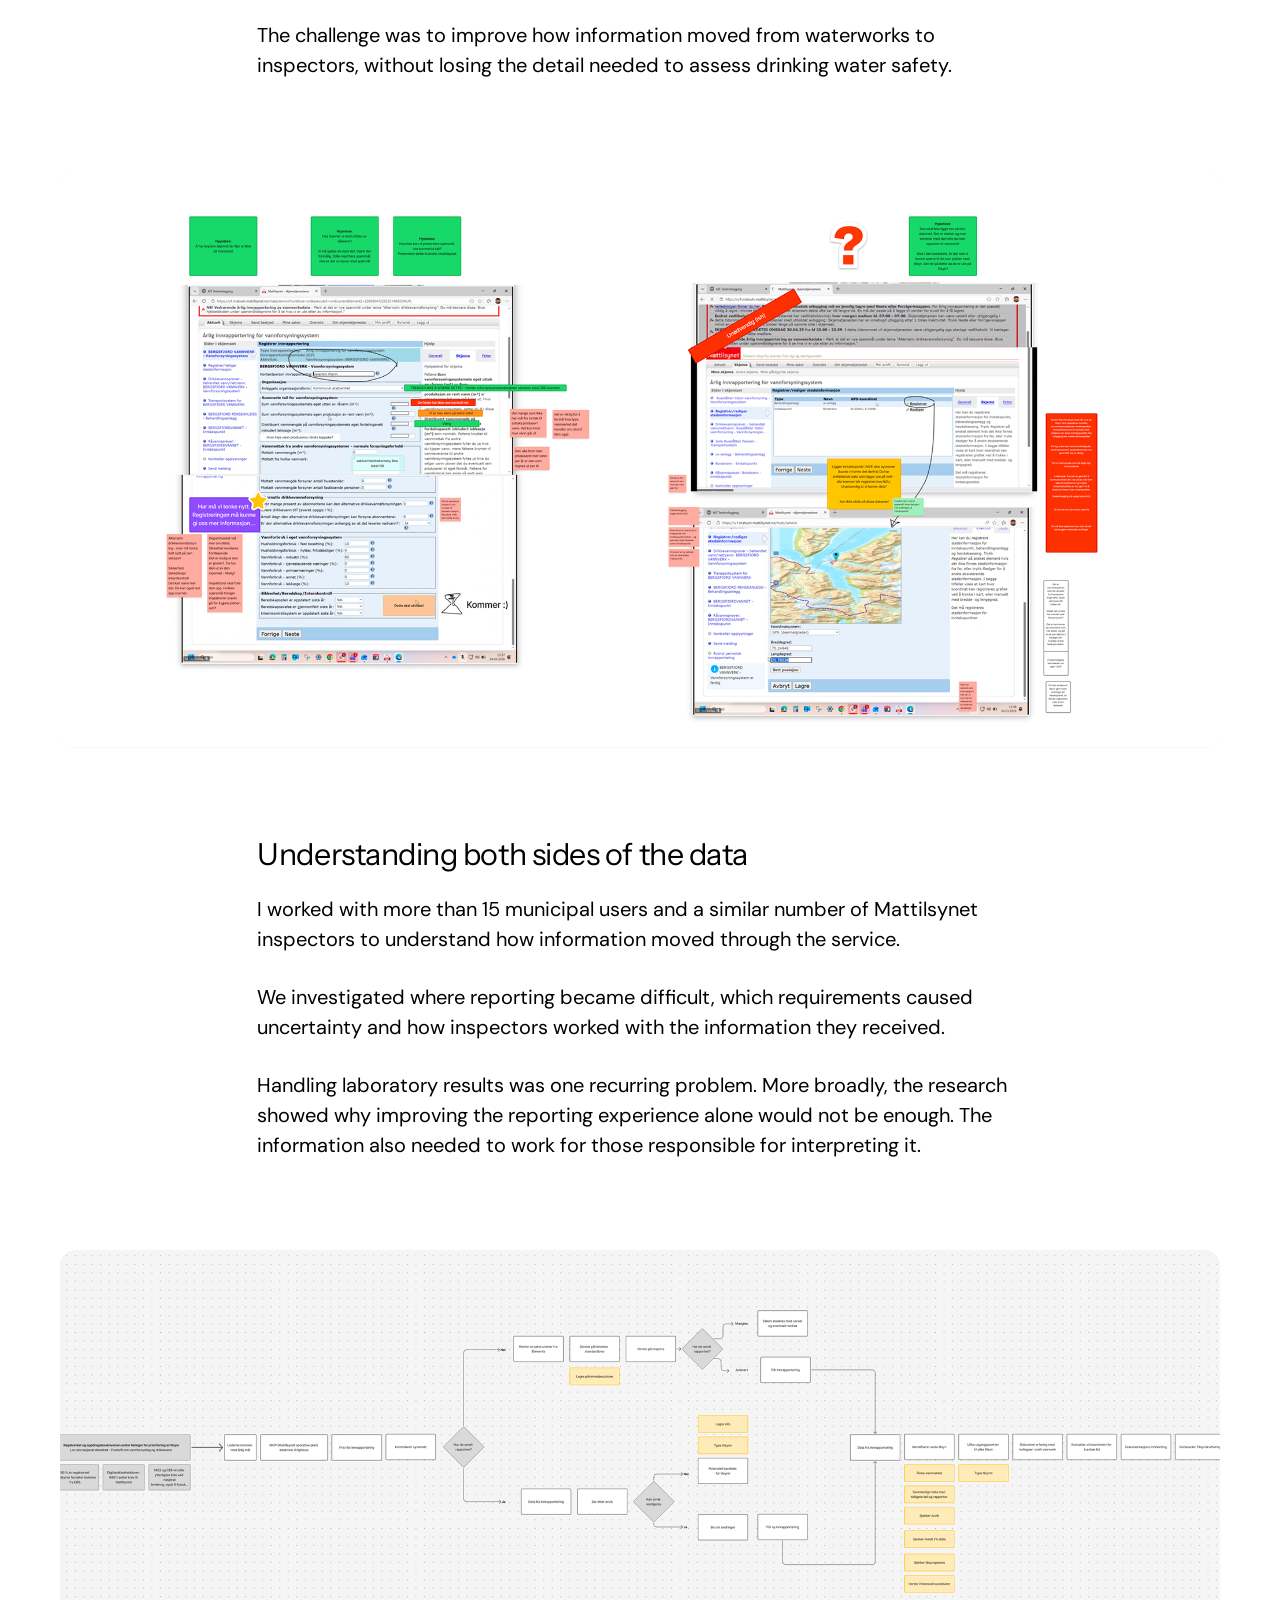
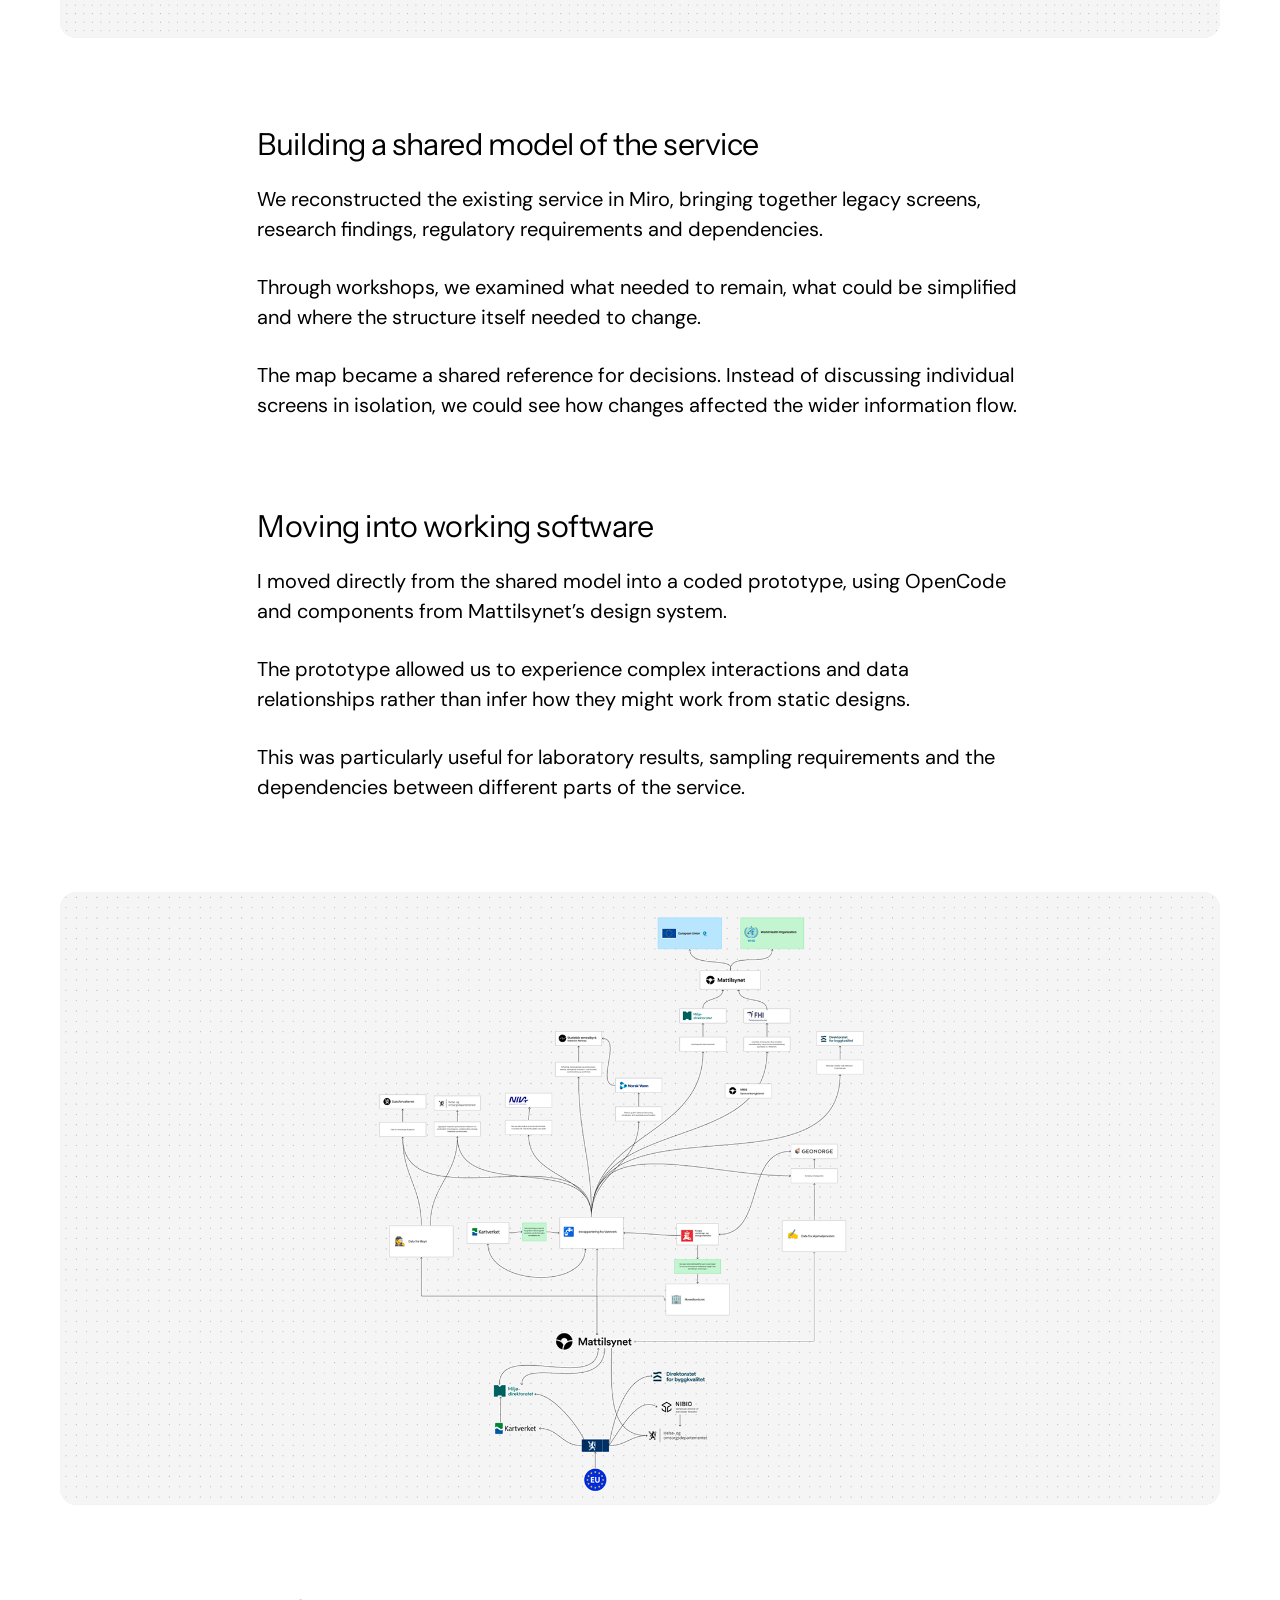
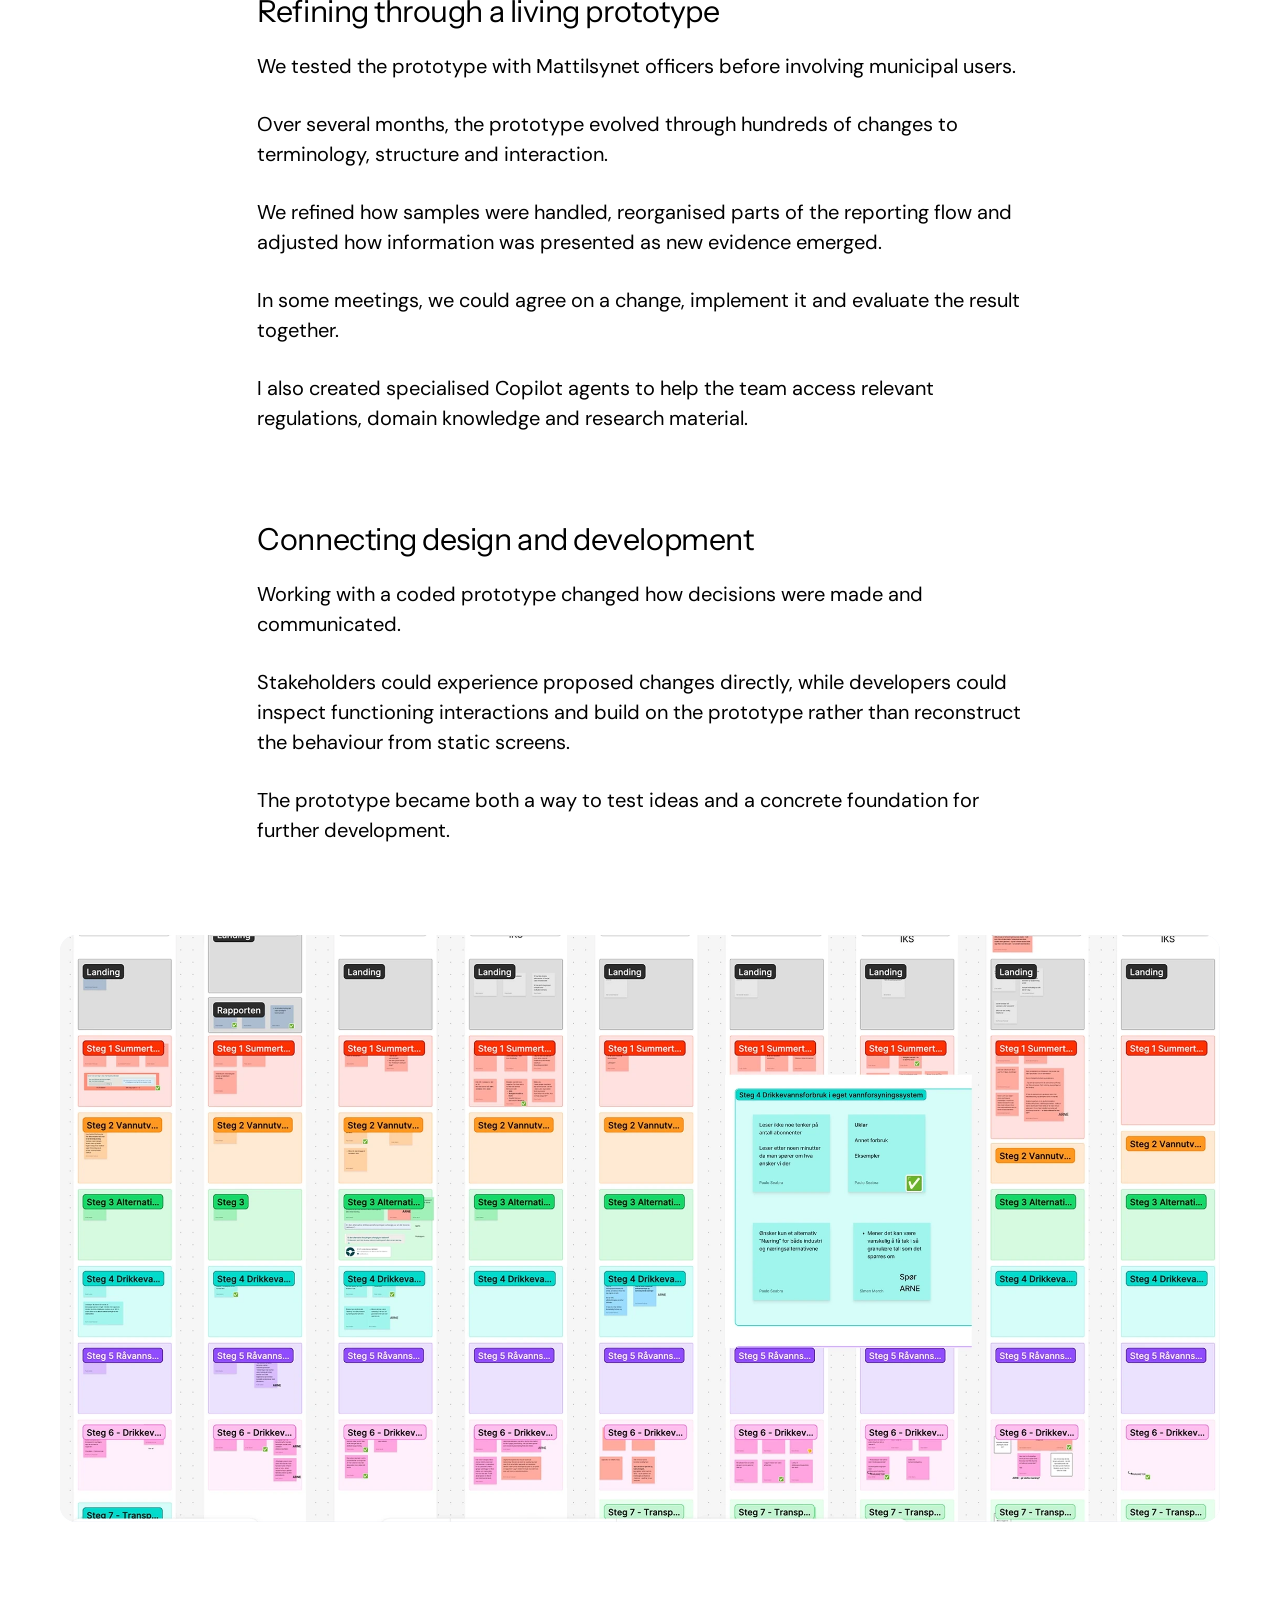
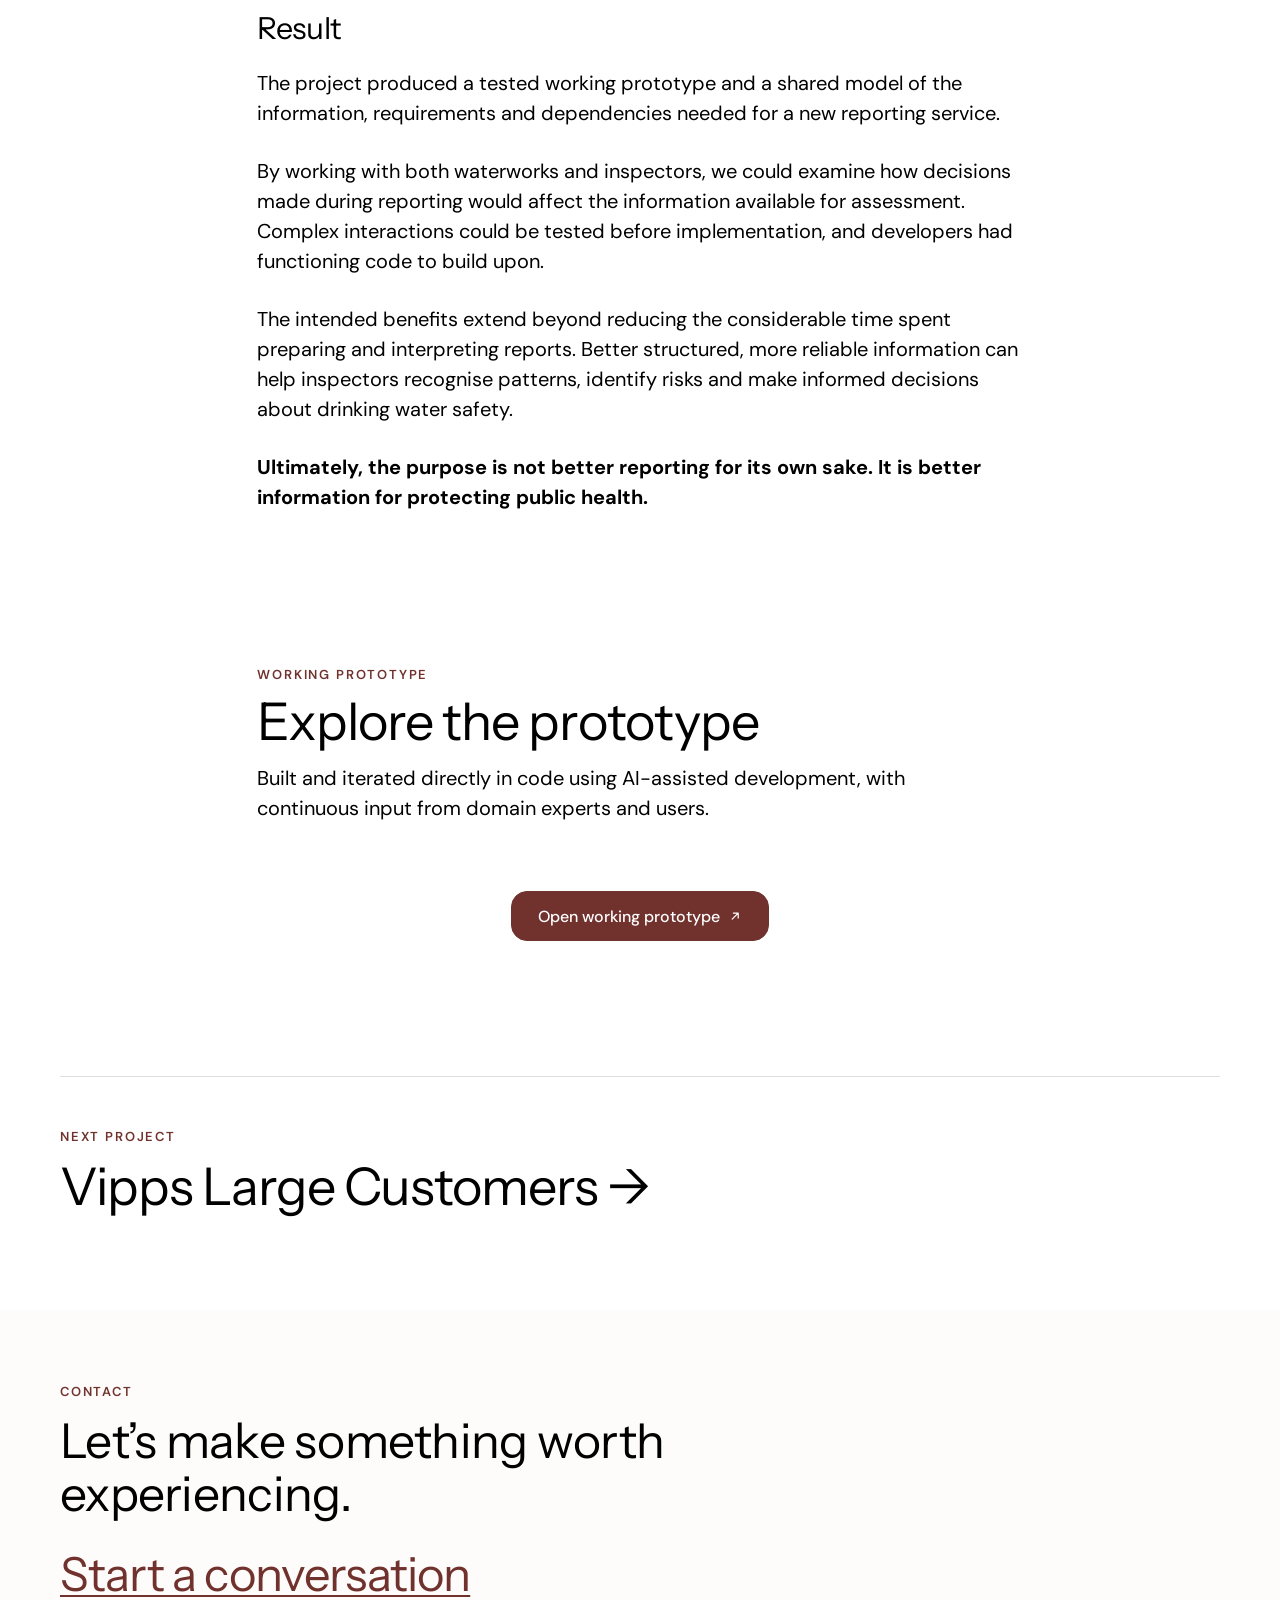
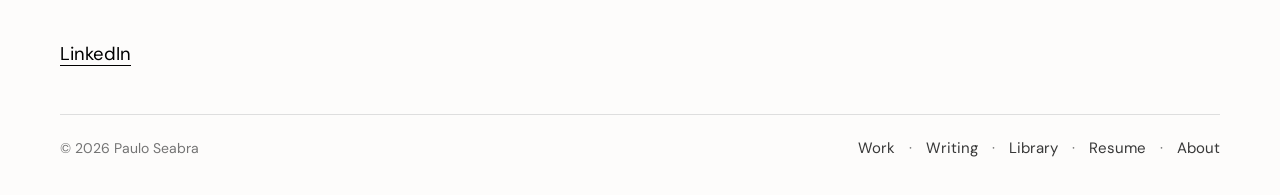
<file: project-mattilsynet.html>
<!doctype html>
<html lang="en">
<head>
<meta charset="utf-8">
<meta name="viewport" content="width=device-width, initial-scale=1">
<link rel="icon" type="image/png" sizes="96x96" href="images/favicon.png">
<title>Mattilsynet — Paulo Seabra</title>
<meta name="description" content="Mattilsynet: designing for safe drinking water. A design case study by Paulo Seabra.">
<link rel="canonical" href="https://pauloseabra.com/project-mattilsynet.html">
<meta property="og:type" content="website">
<meta property="og:site_name" content="Paulo Seabra">
<meta property="og:title" content="Mattilsynet — Paulo Seabra">
<meta property="og:description" content="Mattilsynet: designing for safe drinking water. A design case study by Paulo Seabra.">
<meta property="og:url" content="https://pauloseabra.com/project-mattilsynet.html">
<meta property="og:image" content="https://pauloseabra.com/images/social-share-logo.png?v=2">
<meta name="twitter:card" content="summary_large_image">
<link rel="preconnect" href="https://fonts.googleapis.com">
<link rel="preconnect" href="https://fonts.gstatic.com" crossorigin>
<link href="https://fonts.googleapis.com/css2?family=DM+Sans:wght@400..600&family=Instrument+Sans:wght@400..600&display=swap" rel="stylesheet">
<link rel="stylesheet" href="styles.css">
<link rel="stylesheet" href="interior.css">
</head>
<body id="top">
<div class="site-header">
<div class="nav-container">
<div class="brand-lockup"><a class="brand" href="index.html"><svg class="brand-mark" viewBox="237 50 296 334" width="296" height="334" aria-hidden="true" focusable="false">
<path class="brand-mark__outer" fill="#000" d="
    M 379 51
    C 384 49, 391 50, 397 54
    L 520 125
    C 528 130, 533 139, 533 148
    L 533 288
    C 533 299, 528 307, 518 313
    L 399 380
    C 391 385, 379 385, 370 380
    L 251 313
    C 242 308, 237 299, 237 289
    L 237 145
    C 237 136, 242 128, 251 123
    L 370 55
    C 373 53, 376 52, 379 51
    Z"/>
<path fill="#fff" d="M365 136 L441 175 L426 184 L350 145 Z"/>
<path fill="#fff" d="M341 151 L420 192 L420 222 L402 213 L402 202 L359 180 L359 309 L341 299 Z"/>
<path fill="#fff" d="M369 198 L386 207 L386 299 L369 309 Z"/>
<path fill="#fff" d="M429 192 L447 183 L447 246 L394 274 L394 254 L429 236 Z"/>
<path fill="#fff" d="M394 229 L403 224 L418 233 L394 246 Z"/>
</svg><span class="brand-name">Paulo Seabra</span></a><span class="brand-role">Design leader &amp; product designer</span></div>

<button class="menu-toggle" type="button" aria-expanded="false" aria-controls="site-menu"><span class="menu-toggle__label">Menu</span></button>
</div>
</div>
<div class="menu-panel" id="site-menu" role="dialog" aria-modal="true" aria-label="Site menu" inert>
<div class="menu-panel__inner">
<nav class="menu-primary" aria-label="Main"><ul><li><a href="index.html#projects" aria-current="page">Work</a></li><li><a href="writing.html">Writing</a></li><li><a href="library.html">Library</a></li><li><a href="resume.html">Resume</a></li><li><a href="about.html">About</a></li></ul></nav>
<section class="menu-work" aria-labelledby="menu-work-title"><h2 class="menu-eyebrow" id="menu-work-title">Selected work</h2><ul><li><a href="project-pass-id.html">Pass &amp; ID</a></li><li><a href="project-eiendomsmegler-1.html">EiendomsMegler 1</a></li><li><a href="project-vipps.html">Vipps Large Customers</a></li><li><a href="project-mattilsynet.html">Mattilsynet</a></li><li><a href="project-mercell.html">Mercell</a></li></ul></section>
</div>
</div>
<main>
<article class="article">
<div class="icontainer">

  <div class="imodule reveal">
    <div class="igrid">
      <p class="projects-eyebrow project-masthead__eyebrow">Mattilsynet &middot; Lead Service Designer</p>
      <h1 class="masthead__title masthead__title--editorial">Designing for safe drinking water</h1>
      <p class="deck project-masthead__dek">Helping waterworks and inspectors spot risks and act early.</p>
      <p class="prototype-link"><a href="https://drikkevann-skjema.vercel.app/" target="_blank" rel="noopener noreferrer">Explore the working prototype <svg class="prototype-icon" viewBox="0 0 24 24" aria-hidden="true" focusable="false"><path d="M7 17L17 7M9 7h8v8"/></svg></a></p>
      <figure class="media media--wide media--natural project-evidence">
        <img src="images/Innrapportering-01.webp" alt="Mattilsynet innrapportering, image 01." width="3287" height="1121">
      </figure>
    </div>
  </div>

  <div class="imodule reveal">
    <div class="igrid">
      <div class="prose project-narrative">
        <p>In Kyrkjebø, Norway, water tests had shown excessive aluminium levels in records dating back to 2011. Yet a ban on drinking the water was not introduced until June 2026. Young children were called for health checks because prolonged exposure raised concerns about possible effects on their developing nervous systems.</p>
        <p>The incident illustrates why reliable water quality information matters. Recording the results is only part of the job. They also need to be understood and acted upon.</p>
        <p>At Mattilsynet, waterworks submitted information about water quality, infrastructure and preparedness through a reporting system that had evolved over 20 years. The system did not provide sufficiently reliable information and the digital tools were poorly suited to analysis.</p>
        <p>Every year, Norwegian municipalities spent approximately <strong>40,000 hours reporting drinking water data</strong>, followed by another <strong>11,000 hours at Mattilsynet</strong> interpreting it. Despite this effort, the information remained difficult to use for identifying and following up on risks.</p>
        <p>The challenge was to improve how information moved from waterworks to inspectors, without losing the detail needed to assess drinking water safety.</p>
      </div>
    </div>
  </div>

  <div class="imodule reveal">
    <div class="igrid">
      <figure class="media media--wide media--natural">
        <img src="images/Innrapportering-02.webp" alt="Mattilsynet innrapportering, image 02." width="2007" height="1001" loading="lazy">
      </figure>
    </div>
  </div>

  <div class="imodule reveal">
    <div class="igrid">
      <div class="prose project-narrative">
        <h2>Understanding both sides of the data</h2>
        <p>I worked with more than 15 municipal users and a similar number of Mattilsynet inspectors to understand how information moved through the service.</p>
        <p>We investigated where reporting became difficult, which requirements caused uncertainty and how inspectors worked with the information they received.</p>
        <p>Handling laboratory results was one recurring problem. More broadly, the research showed why improving the reporting experience alone would not be enough. The information also needed to work for those responsible for interpreting it.</p>
      </div>
    </div>
  </div>

  <div class="imodule reveal">
    <div class="igrid">
      <figure class="media media--wide media--natural">
        <img src="images/Innrapportering-03.webp" alt="Mattilsynet innrapportering, image 03." width="2061" height="689" loading="lazy">
      </figure>
    </div>
  </div>

  <div class="imodule reveal">
    <div class="igrid">
      <div class="prose project-narrative">
        <h2>Building a shared model of the service</h2>
        <p>We reconstructed the existing service in Miro, bringing together legacy screens, research findings, regulatory requirements and dependencies.</p>
        <p>Through workshops, we examined what needed to remain, what could be simplified and where the structure itself needed to change.</p>
        <p>The map became a shared reference for decisions. Instead of discussing individual screens in isolation, we could see how changes affected the wider information flow.</p>
      </div>
    </div>
  </div>

  <div class="imodule reveal">
    <div class="igrid">
      <div class="prose project-narrative">
        <h2>Moving into working software</h2>
        <p>I moved directly from the shared model into a coded prototype, using OpenCode and components from Mattilsynet’s design system.</p>
        <p>The prototype allowed us to experience complex interactions and data relationships rather than infer how they might work from static designs.</p>
        <p>This was particularly useful for laboratory results, sampling requirements and the dependencies between different parts of the service.</p>
      </div>
    </div>
  </div>

  <div class="imodule reveal">
    <div class="igrid">
      <figure class="media media--wide media--natural">
        <img src="images/Innrapportering-04.webp" alt="Mattilsynet innrapportering, image 04." width="2010" height="1061" loading="lazy">
      </figure>
    </div>
  </div>

  <div class="imodule reveal">
    <div class="igrid">
      <div class="prose project-narrative">
        <h2>Refining through a living prototype</h2>
        <p>We tested the prototype with Mattilsynet officers before involving municipal users.</p>
        <p>Over several months, the prototype evolved through hundreds of changes to terminology, structure and interaction.</p>
        <p>We refined how samples were handled, reorganised parts of the reporting flow and adjusted how information was presented as new evidence emerged.</p>
        <p>In some meetings, we could agree on a change, implement it and evaluate the result together.</p>
        <p>I also created specialised Copilot agents to help the team access relevant regulations, domain knowledge and research material.</p>
      </div>
    </div>
  </div>

  <div class="imodule reveal">
    <div class="igrid">
      <div class="prose project-narrative">
        <h2>Connecting design and development</h2>
        <p>Working with a coded prototype changed how decisions were made and communicated.</p>
        <p>Stakeholders could experience proposed changes directly, while developers could inspect functioning interactions and build on the prototype rather than reconstruct the behaviour from static screens.</p>
        <p>The prototype became both a way to test ideas and a concrete foundation for further development.</p>
      </div>
    </div>
  </div>

  <div class="imodule reveal">
    <div class="igrid">
      <figure class="media media--wide media--natural">
        <img src="images/Innrapportering-05.webp" alt="Mattilsynet innrapportering, image 05." width="3281" height="1659" loading="lazy">
      </figure>
    </div>
  </div>

  <div class="imodule reveal">
    <div class="igrid">
      <div class="prose project-narrative">
        <h2>Result</h2>
        <p>The project produced a tested working prototype and a shared model of the information, requirements and dependencies needed for a new reporting service.</p>
        <p>By working with both waterworks and inspectors, we could examine how decisions made during reporting would affect the information available for assessment. Complex interactions could be tested before implementation, and developers had functioning code to build upon.</p>
        <p>The intended benefits extend beyond reducing the considerable time spent preparing and interpreting reports. Better structured, more reliable information can help inspectors recognise patterns, identify risks and make informed decisions about drinking water safety.</p>
        <p><strong>Ultimately, the purpose is not better reporting for its own sake. It is better information for protecting public health.</strong></p>
      </div>
    </div>
  </div>

  <div class="imodule reveal">
    <div class="igrid prototype-cta">
      <div class="prototype-cta__text">
        <p class="projects-eyebrow">Working prototype</p>
        <h2 class="prototype-cta__title">Explore the prototype</h2>
        <p class="prototype-cta__description">Built and iterated directly in code using AI-assisted development, with continuous input from domain experts and users.</p>
      </div>
      <div class="prototype-cta__action">
        
        <a class="prototype-cta__button" href="https://drikkevann-skjema.vercel.app/" target="_blank" rel="noopener noreferrer">Open working prototype <svg class="prototype-icon" viewBox="0 0 24 24" aria-hidden="true" focusable="false"><path d="M7 17L17 7M9 7h8v8"/></svg></a>
      </div>
    </div>
  </div>

  <div class="imodule reveal prototype-next">
    <div class="igrid">
      <a class="nextproj" href="project-vipps.html">
        <p class="nextproj__label">Next project</p>
        <h2 class="nextproj__title">Vipps Large Customers <span class="arrow" aria-hidden="true">&rarr;</span></h2>
      </a>
    </div>
  </div>

</div>
</article>
</main>
<footer class="site-footer">
  <div class="site-footer__inner">
      <p class="projects-eyebrow">Contact</p>
      <h2 class="site-footer__cta">Let&rsquo;s make something worth experiencing.</h2>
    <div class="site-footer__cta site-footer__start">
      <button type="button" class="site-footer__toggle" id="contact-toggle" aria-expanded="false" aria-controls="contact-panel">Start a conversation</button>
    </div>
    <div class="site-footer__panel" id="contact-panel" role="region" aria-label="Contact form" inert>
      <div class="site-footer__panel-inner">
        <form class="contact-form" action="https://formspree.io/f/xvzjrdgb" method="POST">
          <div class="contact-form__field">
            <label class="projects-eyebrow contact-form__label" for="contact-name">Name</label>
            <input id="contact-name" name="name" type="text" autocomplete="name" required>
          </div>
          <div class="contact-form__field">
            <label class="projects-eyebrow contact-form__label" for="contact-email">Email</label>
            <input id="contact-email" name="email" type="email" autocomplete="email" required>
          </div>
          <div class="contact-form__field">
            <label class="projects-eyebrow contact-form__label" for="contact-message">Message</label>
            <textarea id="contact-message" name="message" rows="4" required></textarea>
          </div>
          <button type="submit" class="site-footer__button">Send</button>
          <p class="contact-form__status" role="status" aria-live="polite"></p>
        </form>
      </div>
    </div>
    <div class="site-footer__row">
      <a href="https://www.linkedin.com/in/pauloseabra/" rel="me noopener">LinkedIn</a>
    </div>
    <div class="site-footer__meta">
      <span>&copy; 2026 Paulo Seabra</span>
      <nav aria-label="Footer">
        <a href="index.html#projects">Work</a>
        <a href="writing.html">Writing</a>
        <a href="library.html">Library</a>
        <a href="resume.html">Resume</a>
        <a href="about.html">About</a>
      </nav>
    </div>
  </div>
</footer>
<script src="motion.js" defer></script>
<script src="header.js" defer></script>
<script src="menu.js" defer></script>
<script src="contact.js" defer></script>
</body>
</html>
</file>
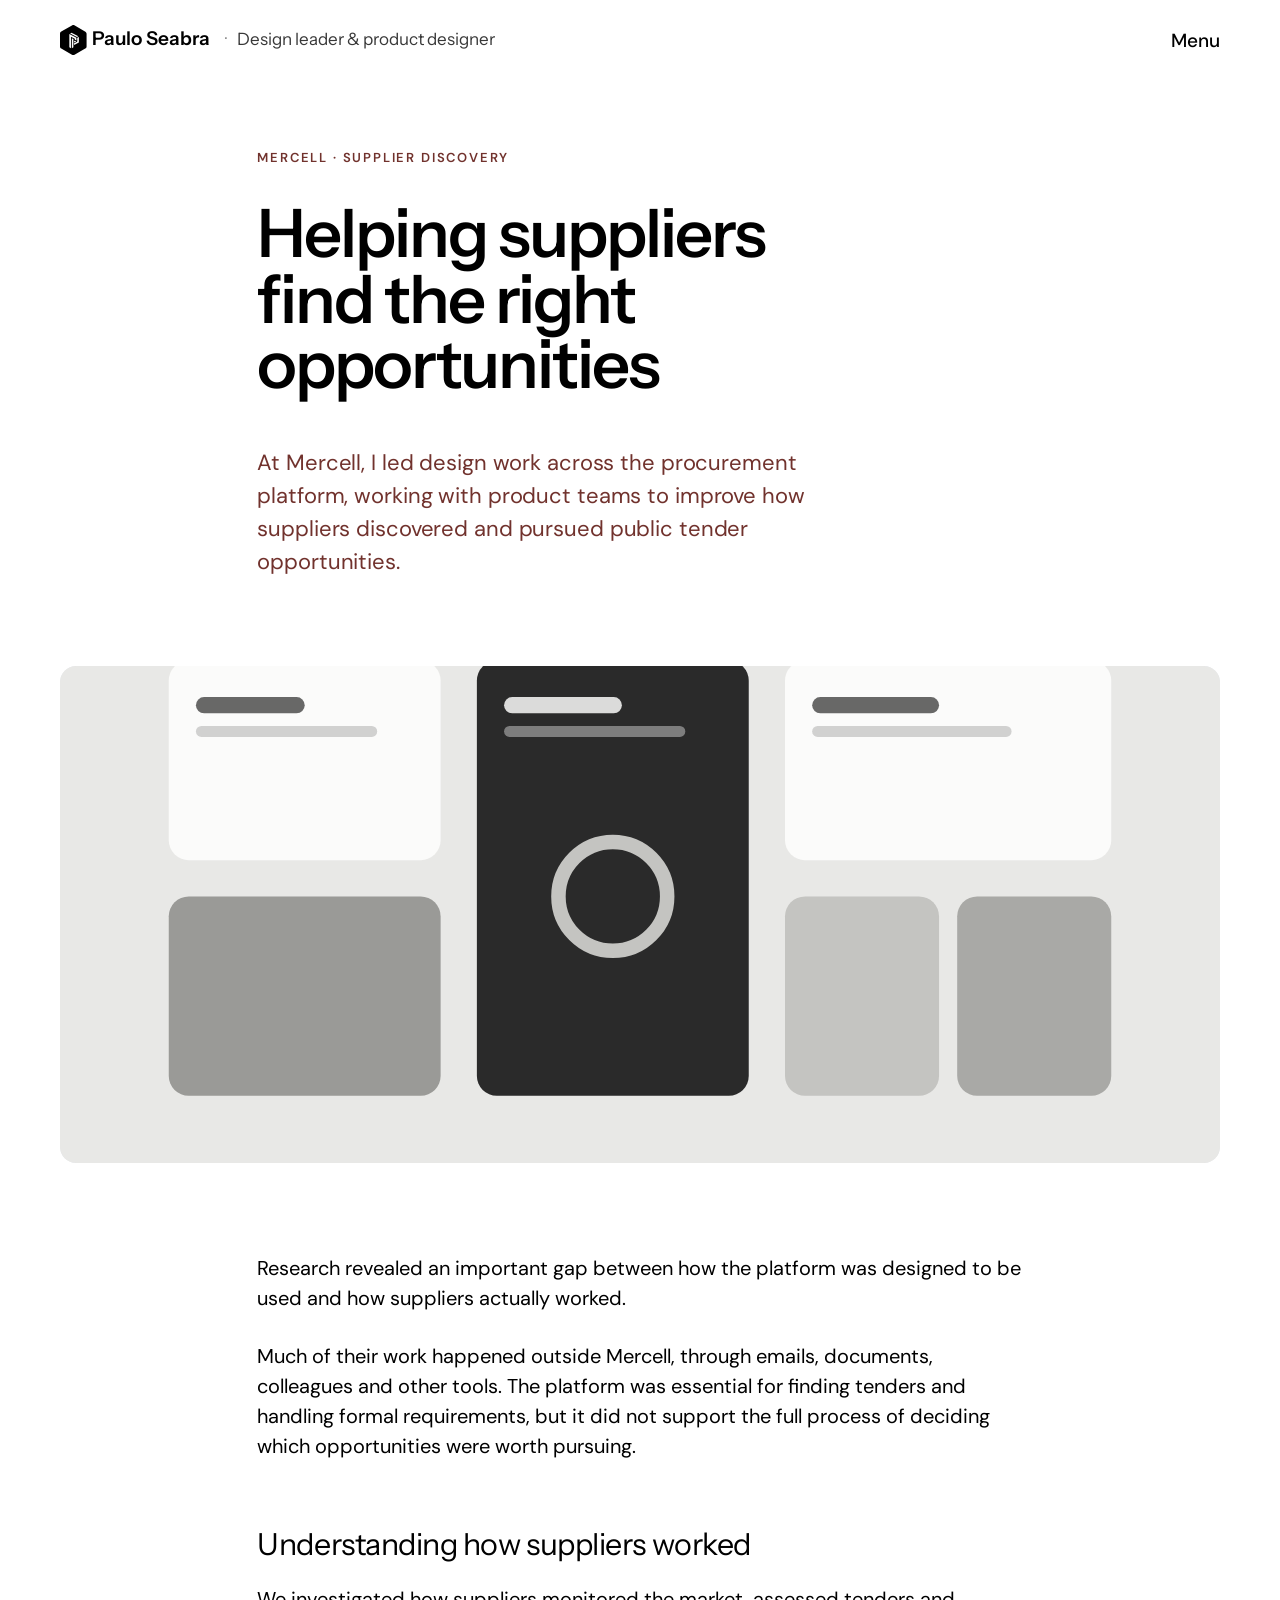
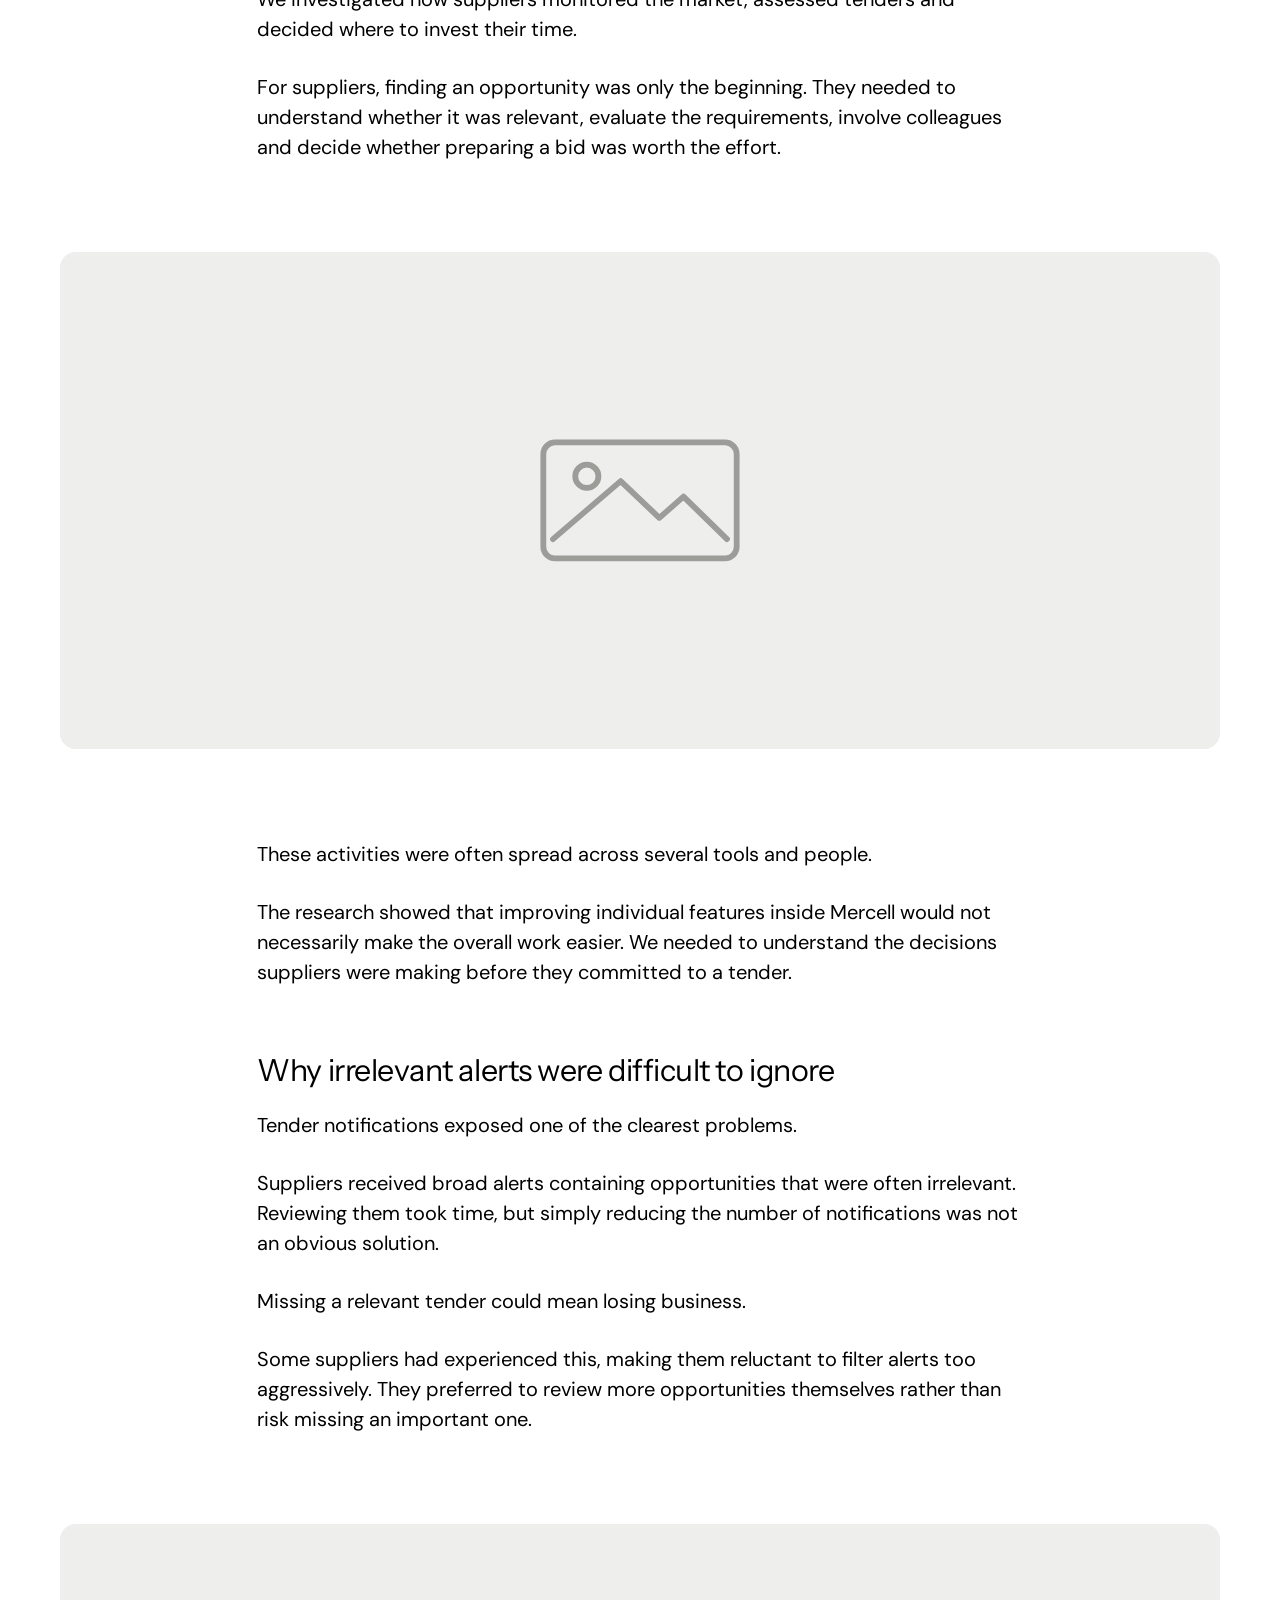
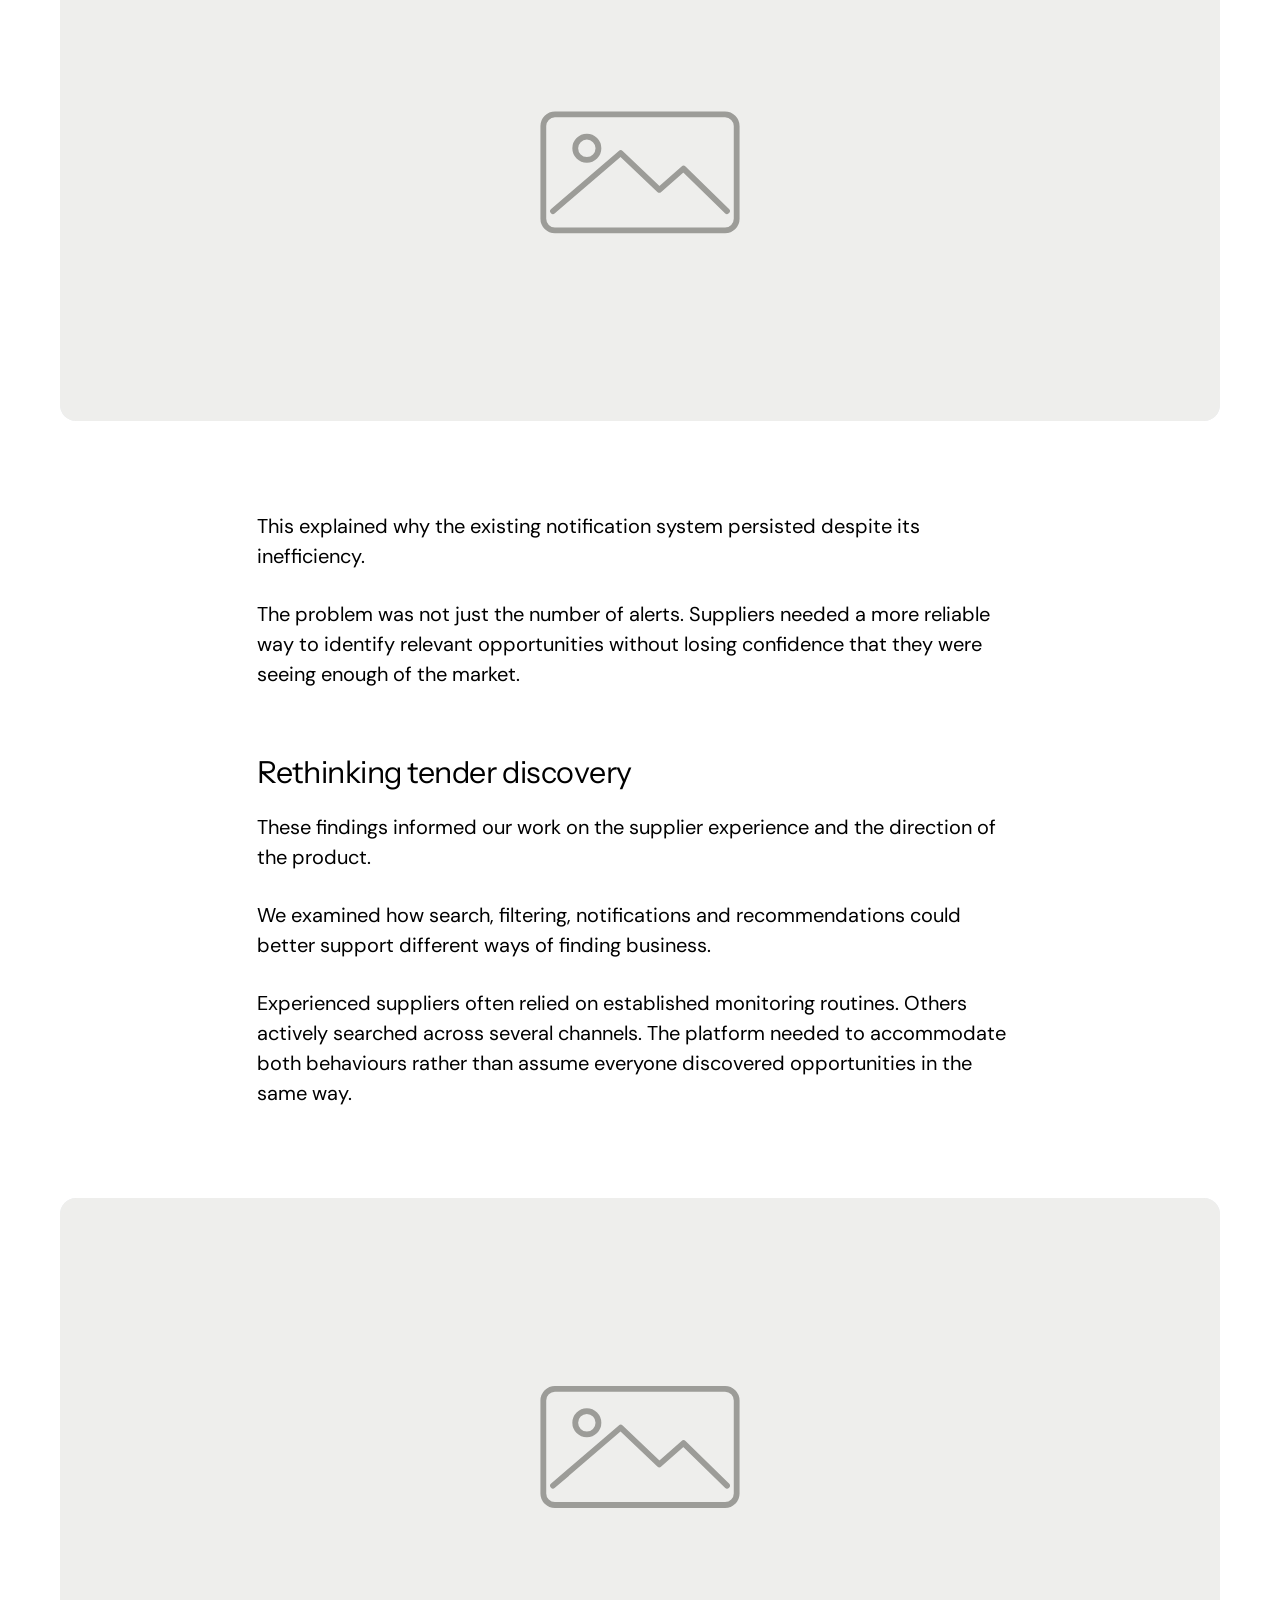
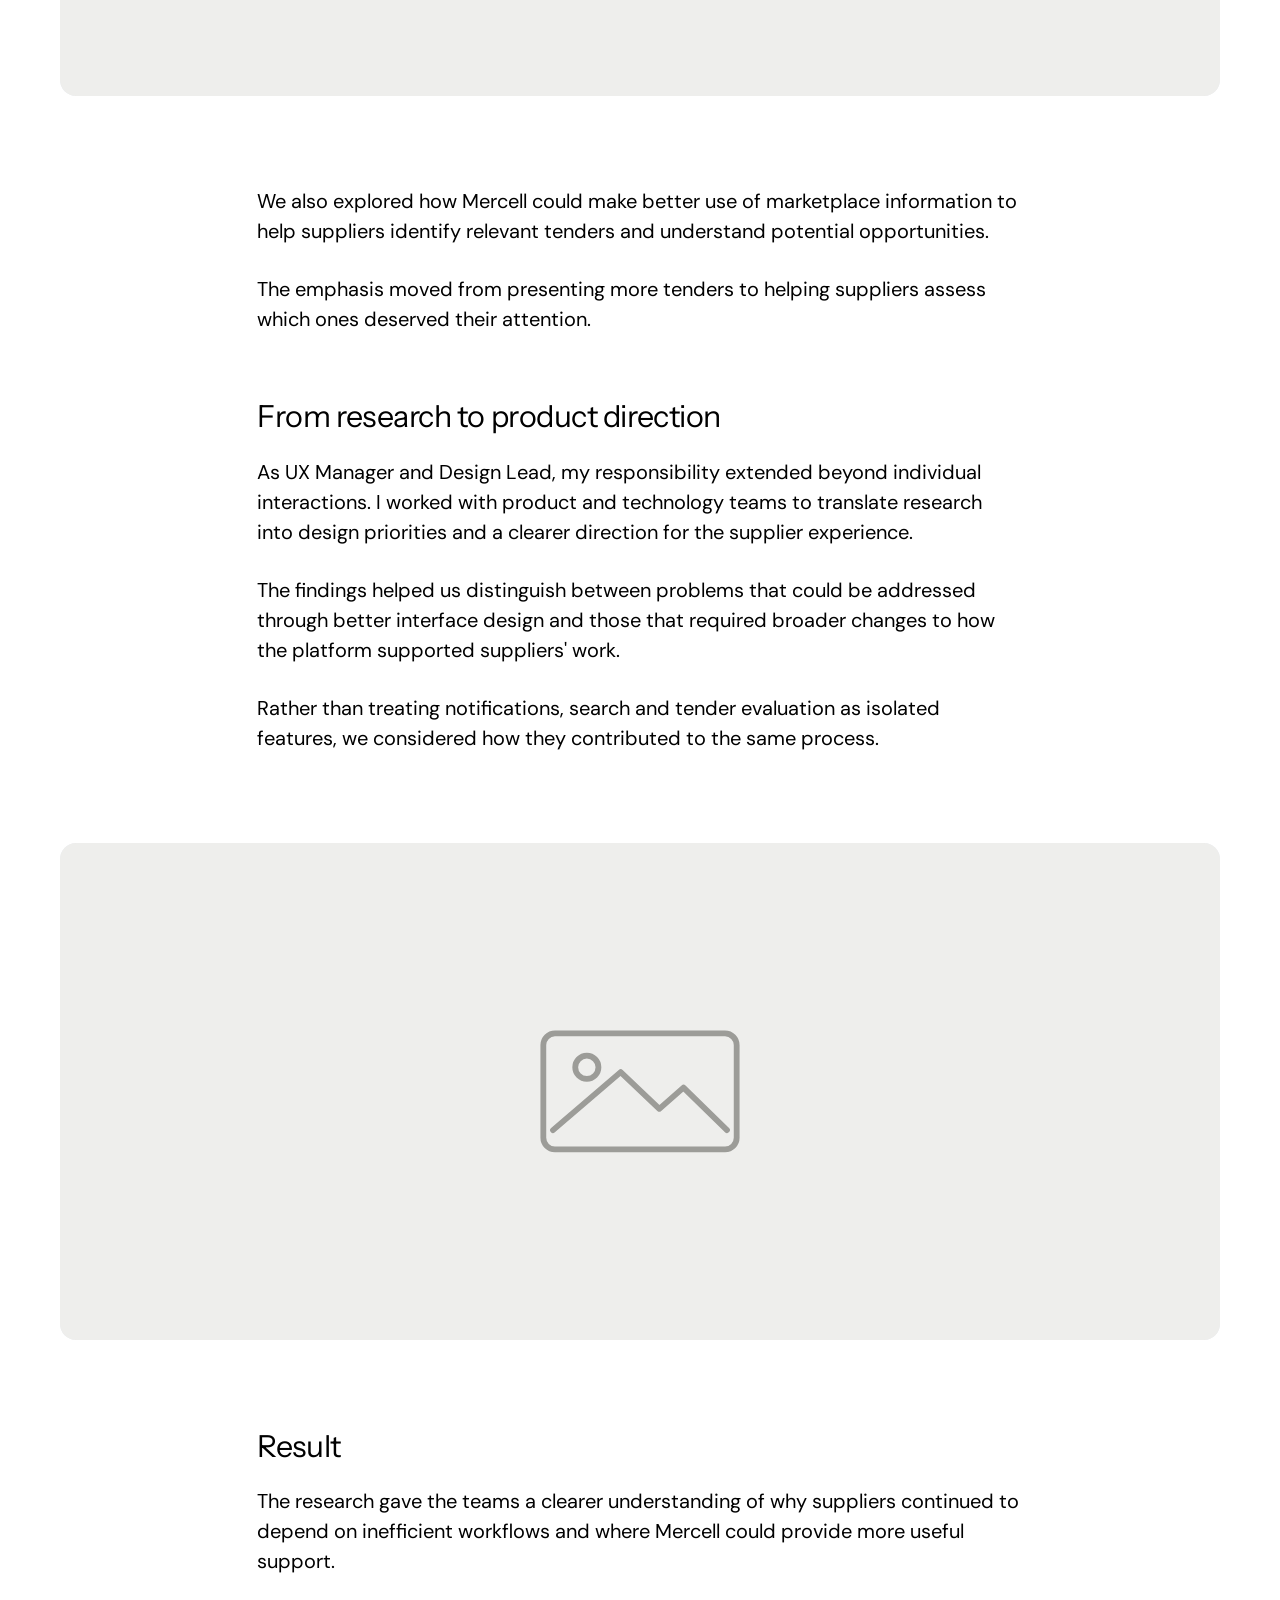
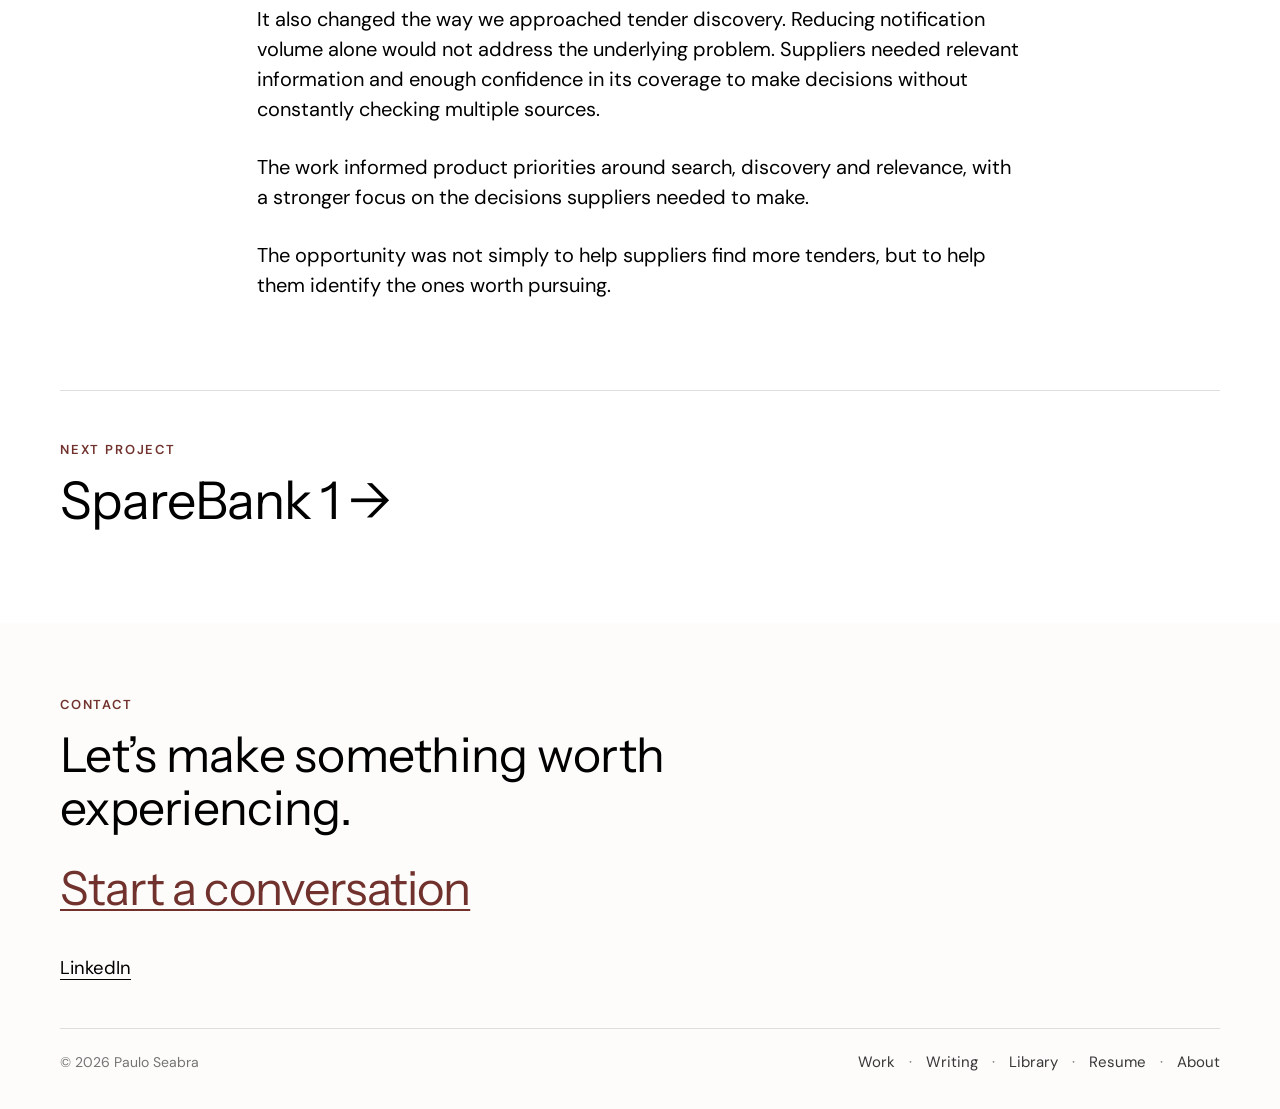
<file: project-mercell.html>
<!doctype html>
<html lang="en">
<head>
<meta charset="utf-8">
<meta name="viewport" content="width=device-width, initial-scale=1">
<link rel="icon" type="image/png" sizes="96x96" href="images/favicon.png">
<title>Mercell — Paulo Seabra</title>
<meta name="description" content="Mercell: helping suppliers find the right opportunities. A design case study by Paulo Seabra.">
<link rel="canonical" href="https://pauloseabra.com/project-mercell.html">
<meta property="og:type" content="website">
<meta property="og:site_name" content="Paulo Seabra">
<meta property="og:title" content="Mercell — Paulo Seabra">
<meta property="og:description" content="Mercell: helping suppliers find the right opportunities. A design case study by Paulo Seabra.">
<meta property="og:url" content="https://pauloseabra.com/project-mercell.html">
<meta property="og:image" content="https://pauloseabra.com/images/social-share-logo.png?v=2">
<meta name="twitter:card" content="summary_large_image">
<link rel="preconnect" href="https://fonts.googleapis.com">
<link rel="preconnect" href="https://fonts.gstatic.com" crossorigin>
<link href="https://fonts.googleapis.com/css2?family=DM+Sans:wght@400..600&family=Instrument+Sans:wght@400..600&display=swap" rel="stylesheet">
<link rel="stylesheet" href="styles.css">
<link rel="stylesheet" href="interior.css">
</head>
<body id="top">
<div class="site-header">
<div class="nav-container">
<div class="brand-lockup"><a class="brand" href="index.html"><svg class="brand-mark" viewBox="237 50 296 334" width="296" height="334" aria-hidden="true" focusable="false">
<path class="brand-mark__outer" fill="#000" d="
    M 379 51
    C 384 49, 391 50, 397 54
    L 520 125
    C 528 130, 533 139, 533 148
    L 533 288
    C 533 299, 528 307, 518 313
    L 399 380
    C 391 385, 379 385, 370 380
    L 251 313
    C 242 308, 237 299, 237 289
    L 237 145
    C 237 136, 242 128, 251 123
    L 370 55
    C 373 53, 376 52, 379 51
    Z"/>
<path fill="#fff" d="M365 136 L441 175 L426 184 L350 145 Z"/>
<path fill="#fff" d="M341 151 L420 192 L420 222 L402 213 L402 202 L359 180 L359 309 L341 299 Z"/>
<path fill="#fff" d="M369 198 L386 207 L386 299 L369 309 Z"/>
<path fill="#fff" d="M429 192 L447 183 L447 246 L394 274 L394 254 L429 236 Z"/>
<path fill="#fff" d="M394 229 L403 224 L418 233 L394 246 Z"/>
</svg><span class="brand-name">Paulo Seabra</span></a><span class="brand-role">Design leader &amp; product designer</span></div>

<button class="menu-toggle" type="button" aria-expanded="false" aria-controls="site-menu"><span class="menu-toggle__label">Menu</span></button>
</div>
</div>
<div class="menu-panel" id="site-menu" role="dialog" aria-modal="true" aria-label="Site menu" inert>
<div class="menu-panel__inner">
<nav class="menu-primary" aria-label="Main"><ul><li><a href="index.html#projects" aria-current="page">Work</a></li><li><a href="writing.html">Writing</a></li><li><a href="library.html">Library</a></li><li><a href="resume.html">Resume</a></li><li><a href="about.html">About</a></li></ul></nav>
<section class="menu-work" aria-labelledby="menu-work-title"><h2 class="menu-eyebrow" id="menu-work-title">Selected work</h2><ul><li><a href="project-pass-id.html">Pass &amp; ID</a></li><li><a href="project-eiendomsmegler-1.html">EiendomsMegler 1</a></li><li><a href="project-vipps.html">Vipps Large Customers</a></li><li><a href="project-mattilsynet.html">Mattilsynet</a></li><li><a href="project-mercell.html">Mercell</a></li></ul></section>
</div>
</div>
<main>
<article class="article">
<div class="icontainer">

  <div class="imodule reveal">
    <div class="igrid">
      <p class="projects-eyebrow project-masthead__eyebrow">Mercell &middot; Supplier discovery</p>
      <h1 class="masthead__title masthead__title--editorial">Helping suppliers find the right opportunities</h1>
      <p class="deck project-masthead__dek">At Mercell, I led design work across the procurement platform, working with product teams to improve how suppliers discovered and pursued public tender opportunities.</p>
      <figure class="media media--wide project-evidence">
        <img src="images/project-kommune.svg" alt="Tender discovery interface showing alerts and opportunities." width="1280" height="800">
      </figure>
    </div>
  </div>

  <div class="imodule reveal">
    <div class="igrid">
      <div class="prose project-narrative">
        <p>Research revealed an important gap between how the platform was designed to be used and how suppliers actually worked.</p>
        <p>Much of their work happened outside Mercell, through emails, documents, colleagues and other tools. The platform was essential for finding tenders and handling formal requirements, but it did not support the full process of deciding which opportunities were worth pursuing.</p>
        <h2>Understanding how suppliers worked</h2>
        <p>We investigated how suppliers monitored the market, assessed tenders and decided where to invest their time.</p>
        <p>For suppliers, finding an opportunity was only the beginning. They needed to understand whether it was relevant, evaluate the requirements, involve colleagues and decide whether preparing a bid was worth the effort.</p>
      </div>
    </div>
  </div>

  <div class="imodule reveal">
    <div class="igrid">
      <figure class="media media--wide">
        <img src="images/card-placeholder.svg" alt="" width="1200" height="800" loading="lazy">
      </figure>
    </div>
  </div>

  <div class="imodule reveal">
    <div class="igrid">
      <div class="prose project-narrative">
        <p>These activities were often spread across several tools and people.</p>
        <p>The research showed that improving individual features inside Mercell would not necessarily make the overall work easier. We needed to understand the decisions suppliers were making before they committed to a tender.</p>
        <h2>Why irrelevant alerts were difficult to ignore</h2>
        <p>Tender notifications exposed one of the clearest problems.</p>
        <p>Suppliers received broad alerts containing opportunities that were often irrelevant. Reviewing them took time, but simply reducing the number of notifications was not an obvious solution.</p>
        <p>Missing a relevant tender could mean losing business.</p>
        <p>Some suppliers had experienced this, making them reluctant to filter alerts too aggressively. They preferred to review more opportunities themselves rather than risk missing an important one.</p>
      </div>
    </div>
  </div>

  <div class="imodule reveal">
    <div class="igrid">
      <figure class="media media--wide">
        <img src="images/card-placeholder.svg" alt="" width="1200" height="800" loading="lazy">
      </figure>
    </div>
  </div>

  <div class="imodule reveal">
    <div class="igrid">
      <div class="prose project-narrative">
        <p>This explained why the existing notification system persisted despite its inefficiency.</p>
        <p>The problem was not just the number of alerts. Suppliers needed a more reliable way to identify relevant opportunities without losing confidence that they were seeing enough of the market.</p>
        <h2>Rethinking tender discovery</h2>
        <p>These findings informed our work on the supplier experience and the direction of the product.</p>
        <p>We examined how search, filtering, notifications and recommendations could better support different ways of finding business.</p>
        <p>Experienced suppliers often relied on established monitoring routines. Others actively searched across several channels. The platform needed to accommodate both behaviours rather than assume everyone discovered opportunities in the same way.</p>
      </div>
    </div>
  </div>

  <div class="imodule reveal">
    <div class="igrid">
      <figure class="media media--wide">
        <img src="images/card-placeholder.svg" alt="" width="1200" height="800" loading="lazy">
      </figure>
    </div>
  </div>

  <div class="imodule reveal">
    <div class="igrid">
      <div class="prose project-narrative">
        <p>We also explored how Mercell could make better use of marketplace information to help suppliers identify relevant tenders and understand potential opportunities.</p>
        <p>The emphasis moved from presenting more tenders to helping suppliers assess which ones deserved their attention.</p>
        <h2>From research to product direction</h2>
        <p>As UX Manager and Design Lead, my responsibility extended beyond individual interactions. I worked with product and technology teams to translate research into design priorities and a clearer direction for the supplier experience.</p>
        <p>The findings helped us distinguish between problems that could be addressed through better interface design and those that required broader changes to how the platform supported suppliers' work.</p>
        <p>Rather than treating notifications, search and tender evaluation as isolated features, we considered how they contributed to the same process.</p>
      </div>
    </div>
  </div>

  <div class="imodule reveal">
    <div class="igrid">
      <figure class="media media--wide">
        <img src="images/card-placeholder.svg" alt="" width="1200" height="800" loading="lazy">
      </figure>
    </div>
  </div>

  <div class="imodule reveal">
    <div class="igrid">
      <div class="prose project-narrative">
        <h2>Result</h2>
        <p>The research gave the teams a clearer understanding of why suppliers continued to depend on inefficient workflows and where Mercell could provide more useful support.</p>
        <p>It also changed the way we approached tender discovery. Reducing notification volume alone would not address the underlying problem. Suppliers needed relevant information and enough confidence in its coverage to make decisions without constantly checking multiple sources.</p>
        <p>The work informed product priorities around search, discovery and relevance, with a stronger focus on the decisions suppliers needed to make.</p>
        <p>The opportunity was not simply to help suppliers find more tenders, but to help them identify the ones worth pursuing.</p>
      </div>
    </div>
  </div>

  <div class="imodule reveal">
    <div class="igrid">
      <a class="nextproj" href="project-sparebank-1.html">
        <p class="nextproj__label">Next project</p>
        <h2 class="nextproj__title">SpareBank 1 <span class="arrow" aria-hidden="true">&rarr;</span></h2>
      </a>
    </div>
  </div>

</div>
</article>
</main>
<footer class="site-footer">
  <div class="site-footer__inner">
      <p class="projects-eyebrow">Contact</p>
      <h2 class="site-footer__cta">Let&rsquo;s make something worth experiencing.</h2>
    <div class="site-footer__cta site-footer__start">
      <button type="button" class="site-footer__toggle" id="contact-toggle" aria-expanded="false" aria-controls="contact-panel">Start a conversation</button>
    </div>
    <div class="site-footer__panel" id="contact-panel" role="region" aria-label="Contact form" inert>
      <div class="site-footer__panel-inner">
        <form class="contact-form" action="https://formspree.io/f/xvzjrdgb" method="POST">
          <div class="contact-form__field">
            <label class="projects-eyebrow contact-form__label" for="contact-name">Name</label>
            <input id="contact-name" name="name" type="text" autocomplete="name" required>
          </div>
          <div class="contact-form__field">
            <label class="projects-eyebrow contact-form__label" for="contact-email">Email</label>
            <input id="contact-email" name="email" type="email" autocomplete="email" required>
          </div>
          <div class="contact-form__field">
            <label class="projects-eyebrow contact-form__label" for="contact-message">Message</label>
            <textarea id="contact-message" name="message" rows="4" required></textarea>
          </div>
          <button type="submit" class="site-footer__button">Send</button>
          <p class="contact-form__status" role="status" aria-live="polite"></p>
        </form>
      </div>
    </div>
    <div class="site-footer__row">
      <a href="https://www.linkedin.com/in/pauloseabra/" rel="me noopener">LinkedIn</a>
    </div>
    <div class="site-footer__meta">
      <span>&copy; 2026 Paulo Seabra</span>
      <nav aria-label="Footer">
        <a href="index.html#projects">Work</a>
        <a href="writing.html">Writing</a>
        <a href="library.html">Library</a>
        <a href="resume.html">Resume</a>
        <a href="about.html">About</a>
      </nav>
    </div>
  </div>
</footer>
<script src="motion.js" defer></script>
<script src="header.js" defer></script>
<script src="menu.js" defer></script>
<script src="contact.js" defer></script>
</body>
</html>
</file>
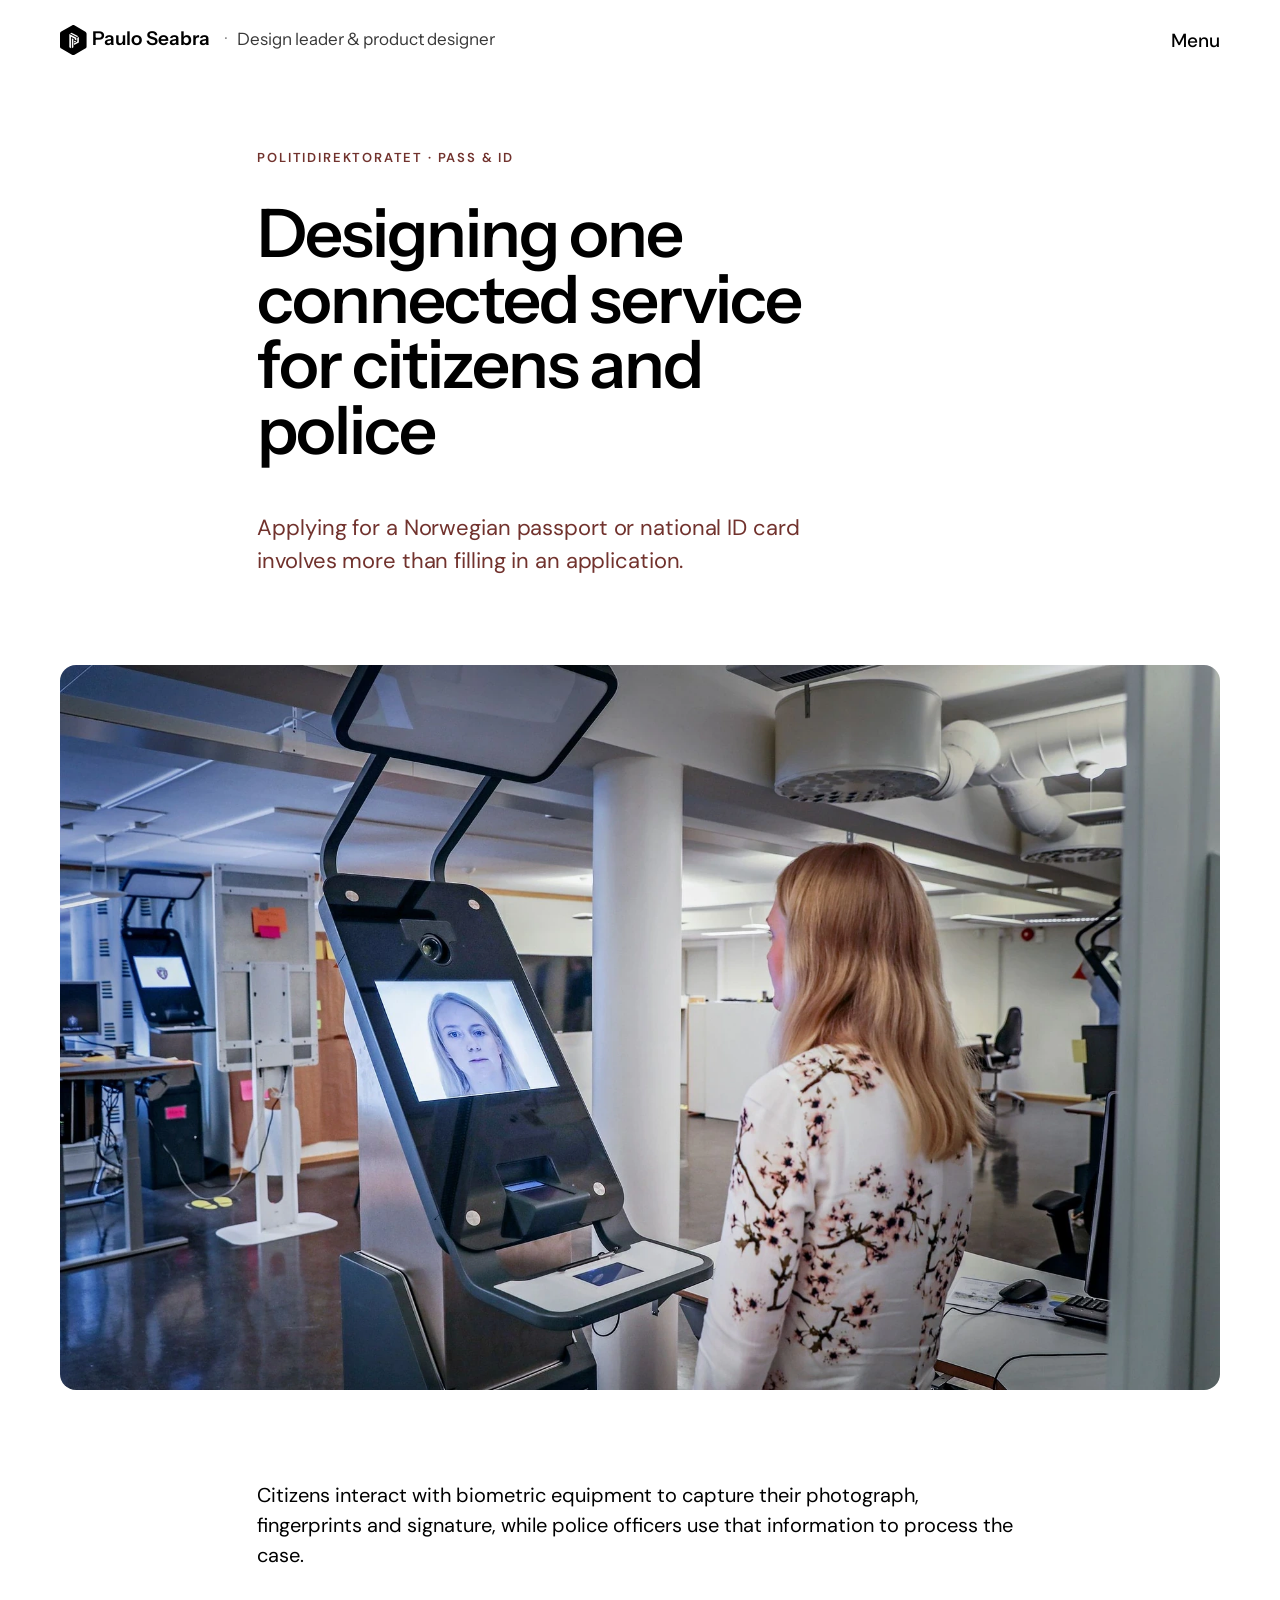
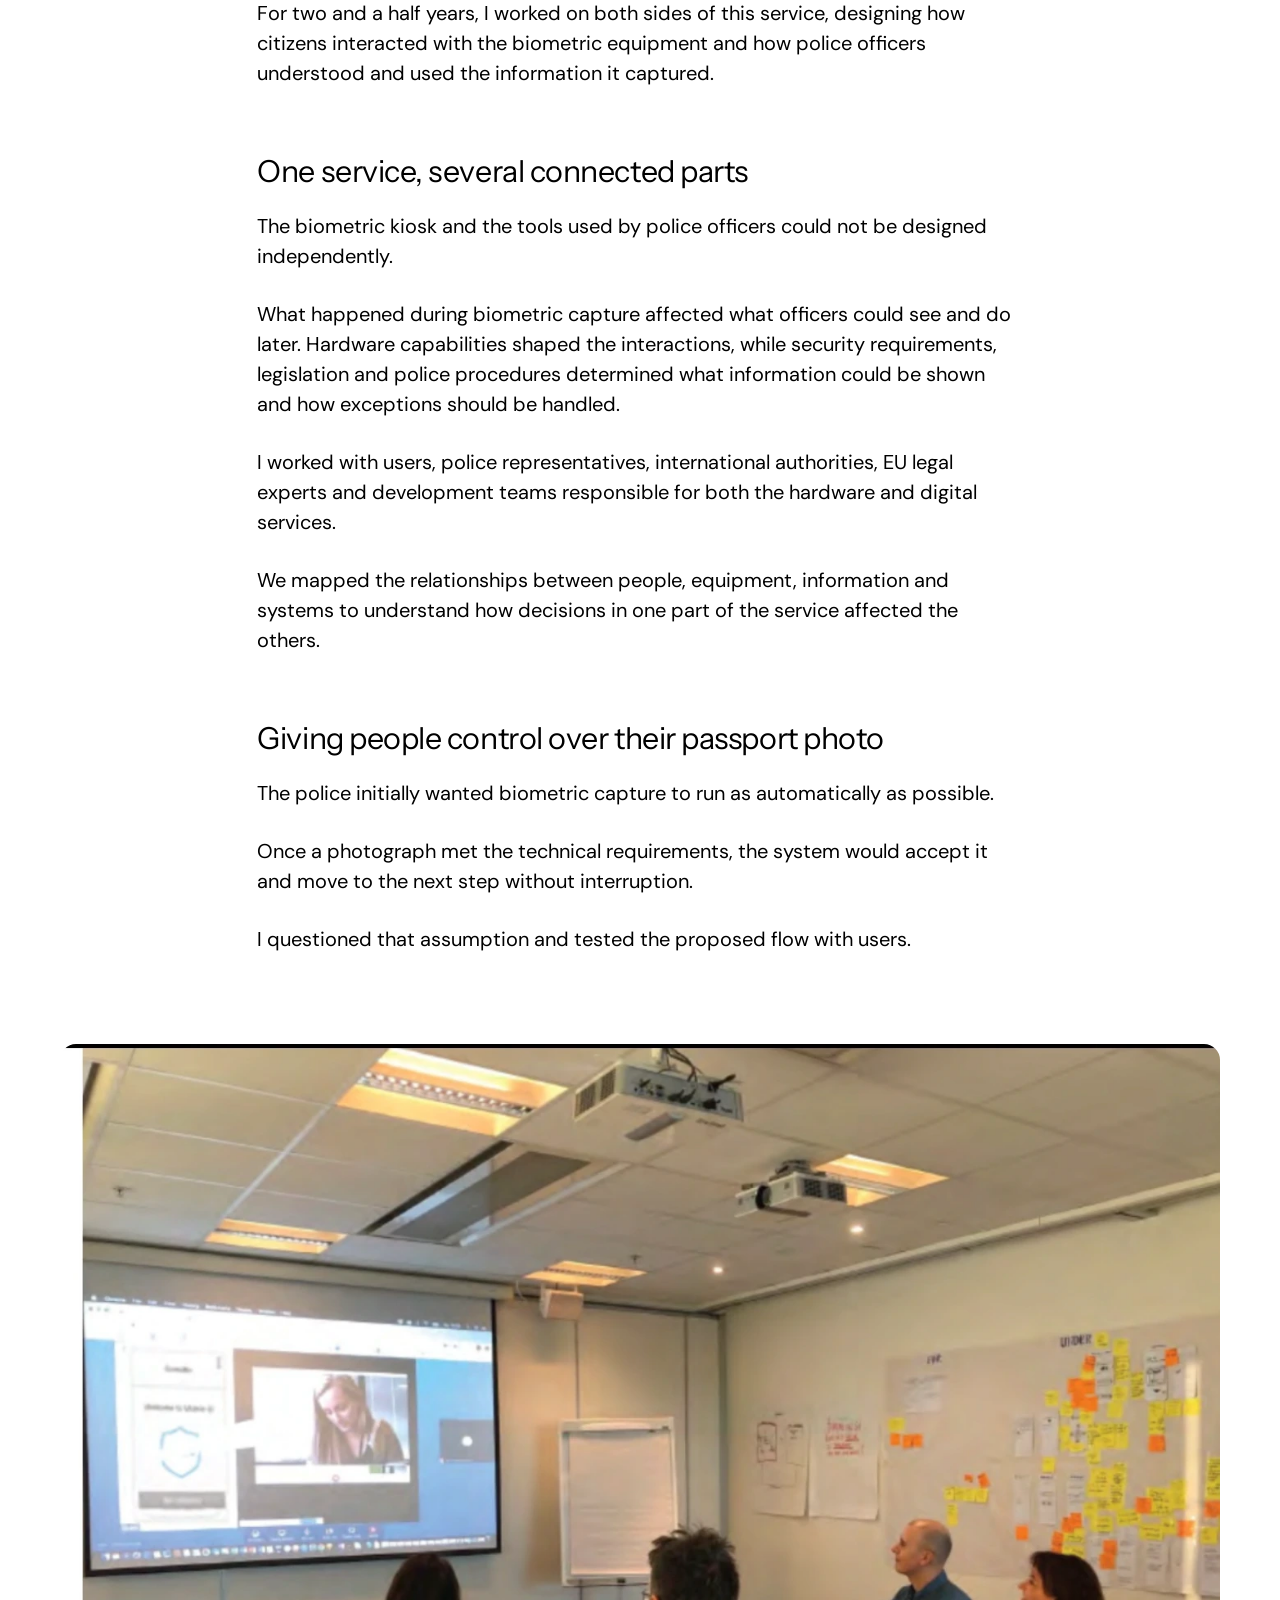
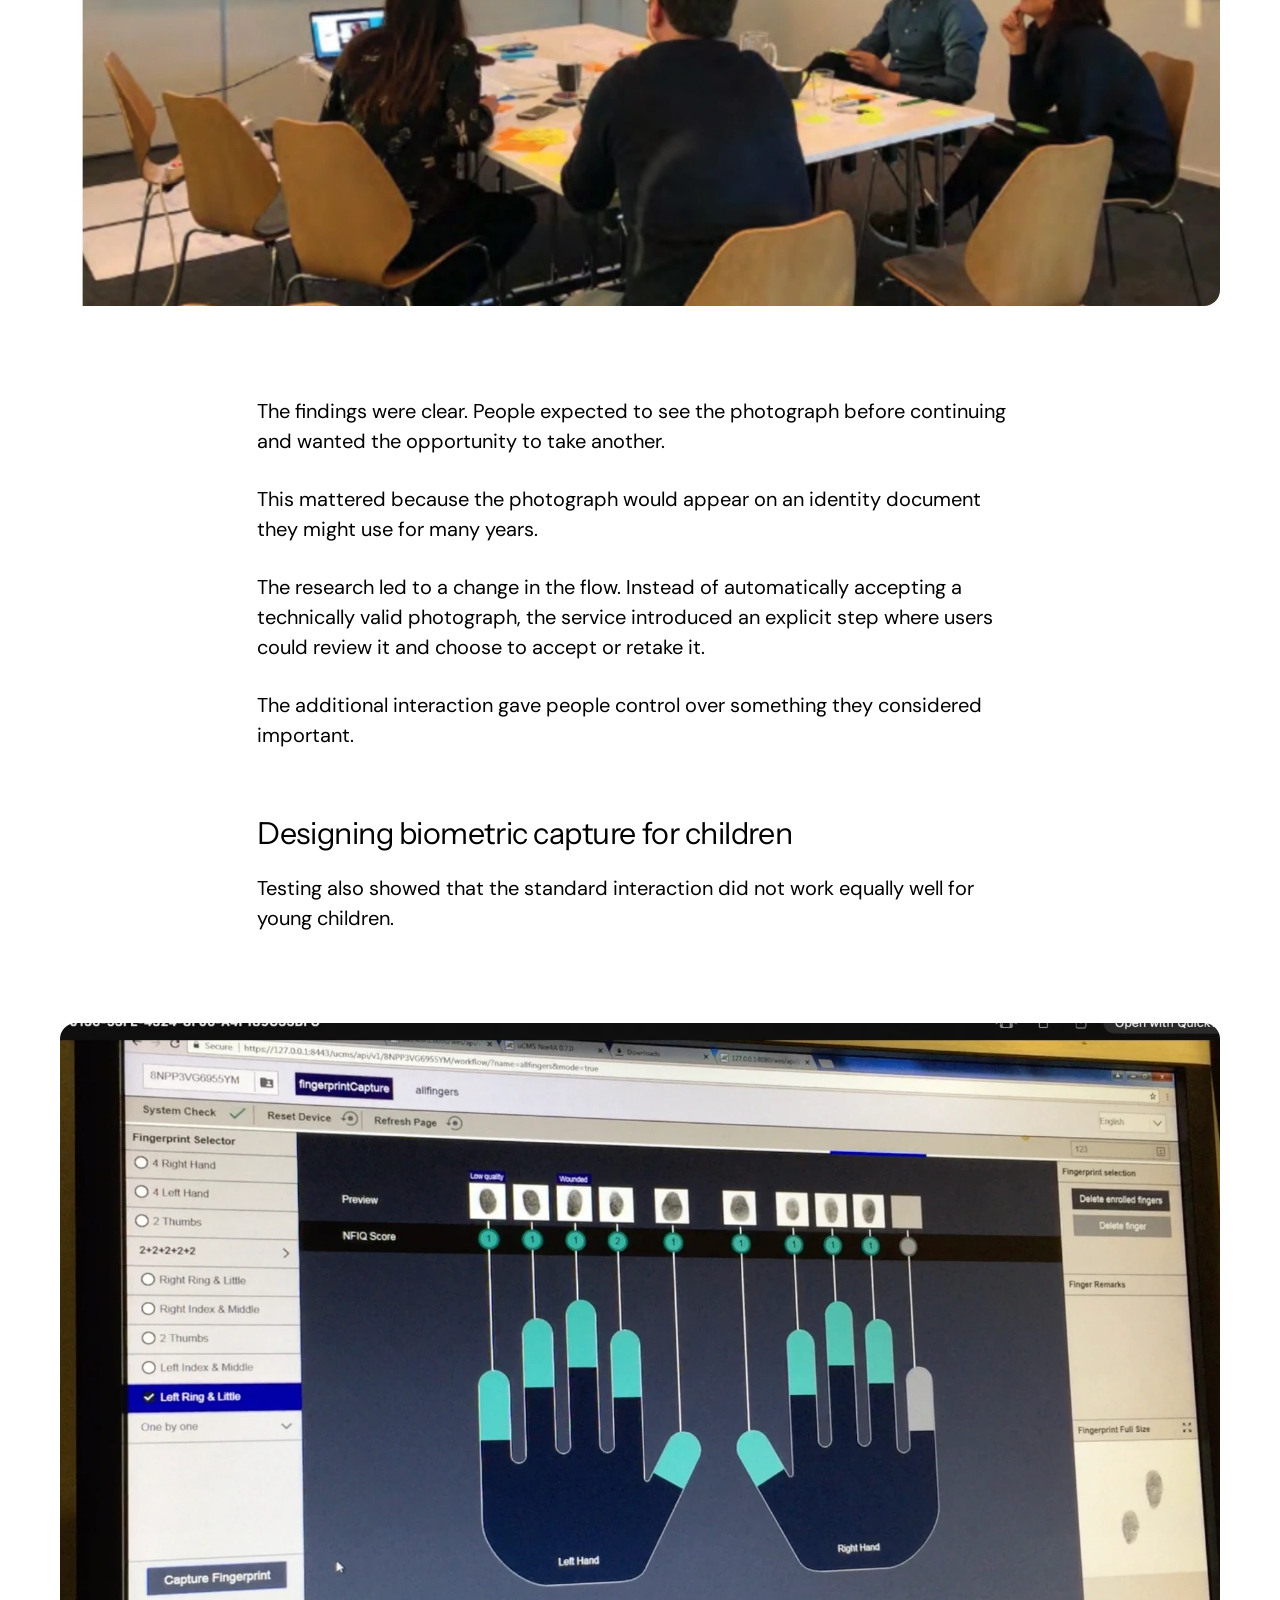
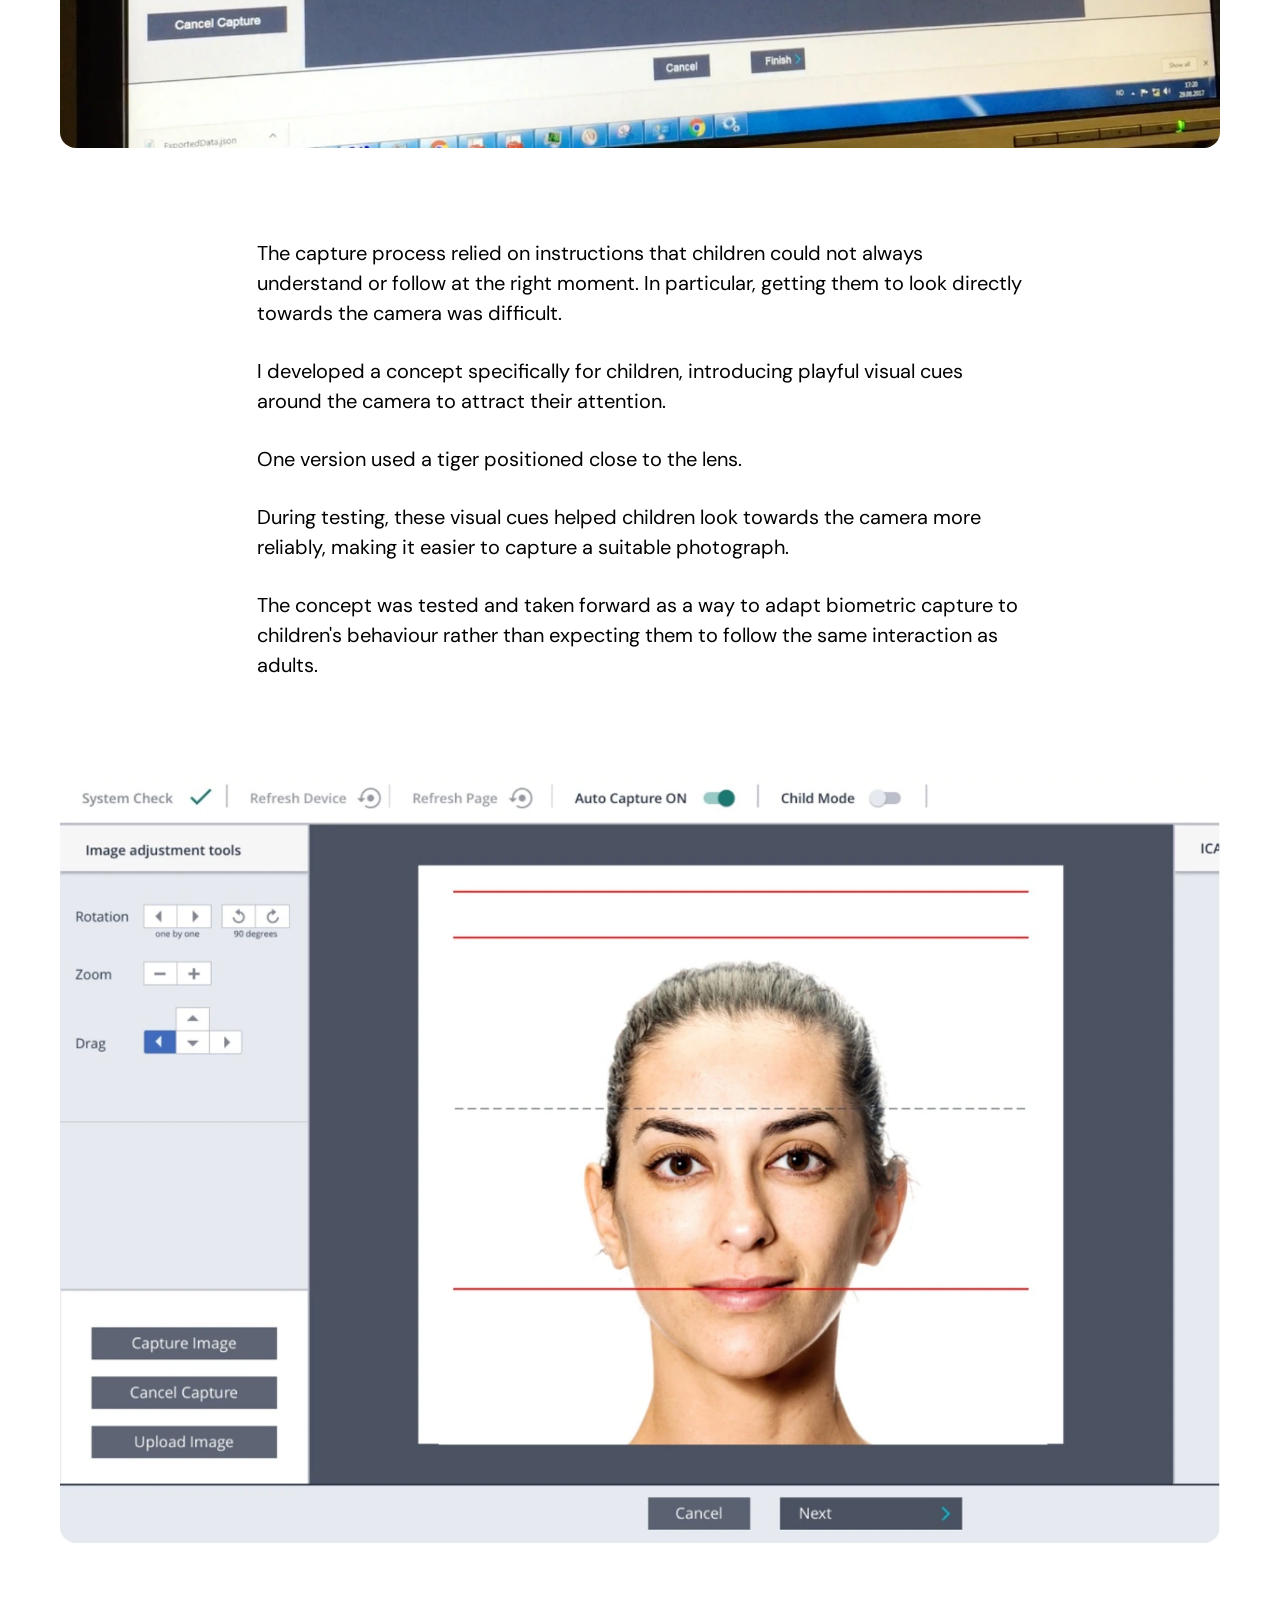
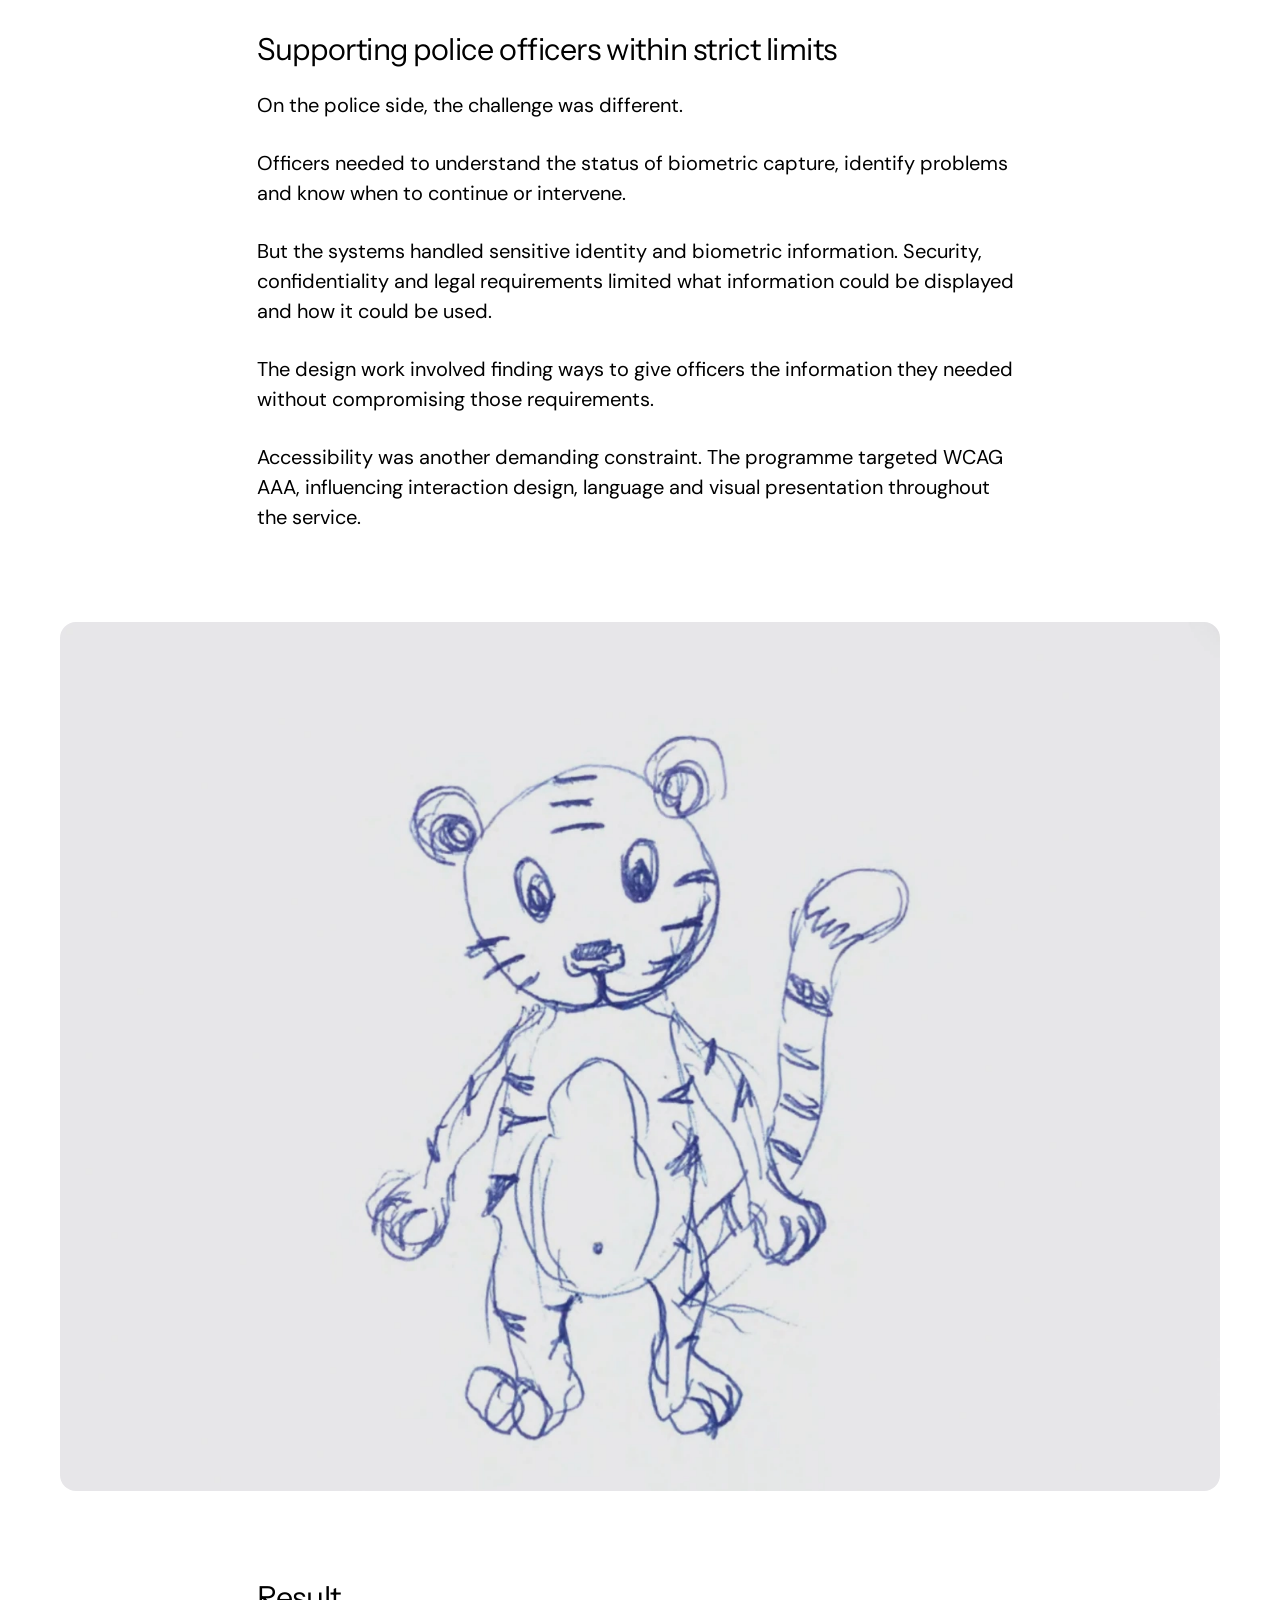
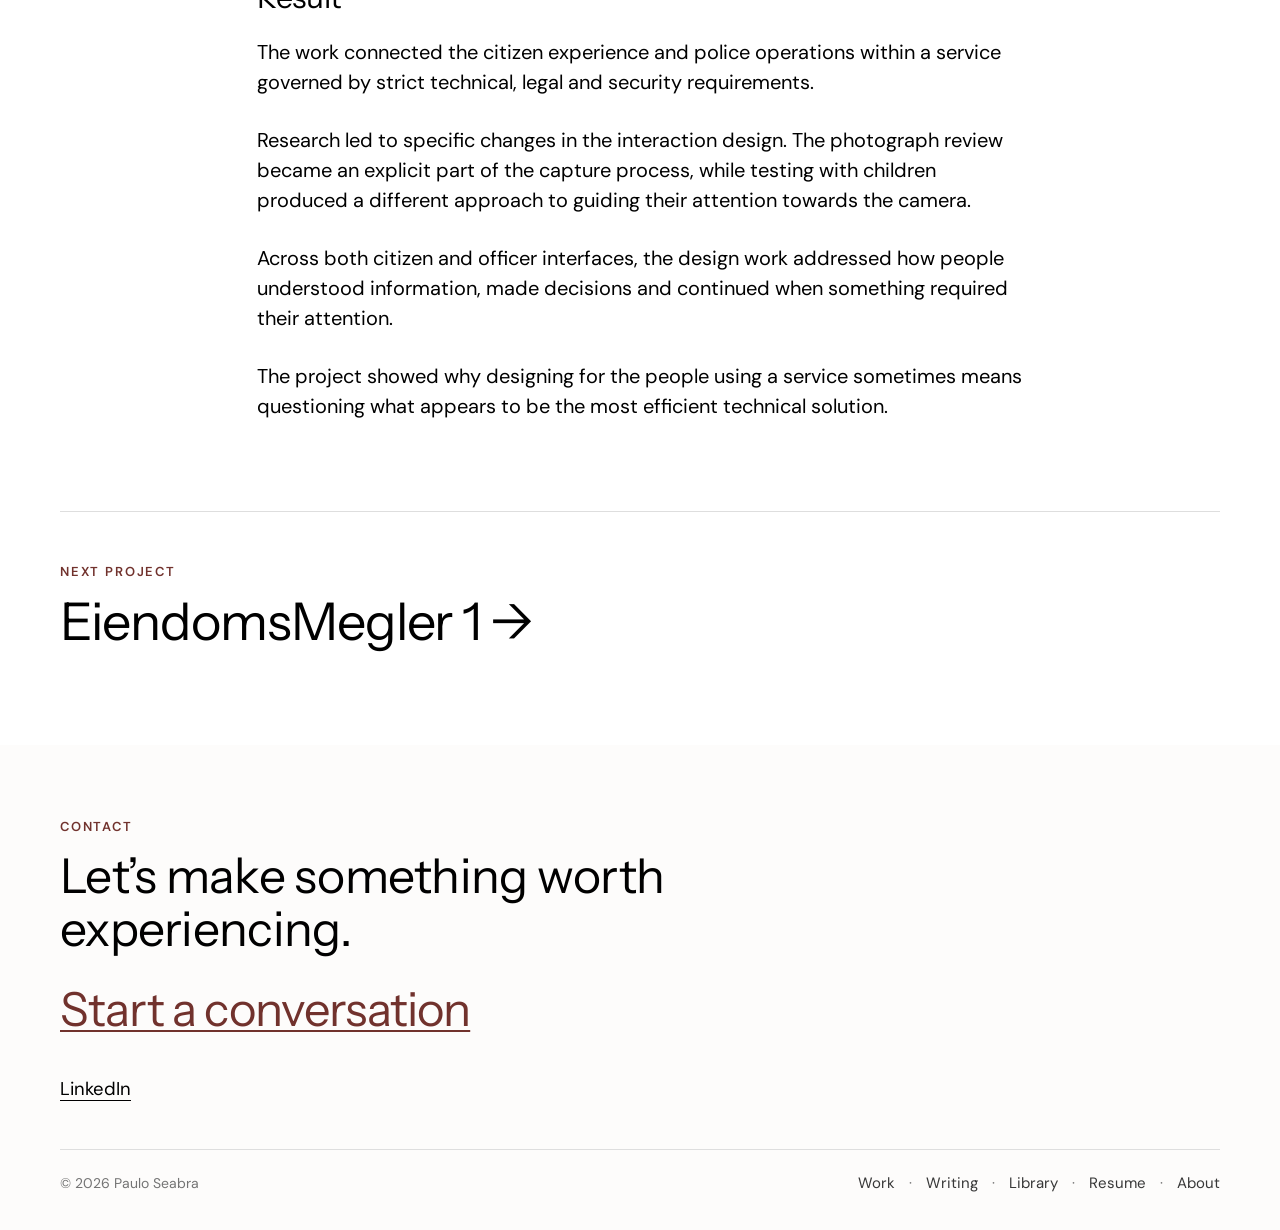
<file: project-pass-id.html>
<!doctype html>
<html lang="en">
<head>
<meta charset="utf-8">
<meta name="viewport" content="width=device-width, initial-scale=1">
<link rel="icon" type="image/png" sizes="96x96" href="images/favicon.png">
<title>Pass & ID — Paulo Seabra</title>
<meta name="description" content="Pass &amp; ID: designing one connected service for citizens and police. A design case study by Paulo Seabra.">
<link rel="canonical" href="https://pauloseabra.com/project-pass-id.html">
<meta property="og:type" content="website">
<meta property="og:site_name" content="Paulo Seabra">
<meta property="og:title" content="Pass &amp; ID — Paulo Seabra">
<meta property="og:description" content="Pass &amp; ID: designing one connected service for citizens and police. A design case study by Paulo Seabra.">
<meta property="og:url" content="https://pauloseabra.com/project-pass-id.html">
<meta property="og:image" content="https://pauloseabra.com/images/social-share-logo.png?v=2">
<meta name="twitter:card" content="summary_large_image">
<link rel="preconnect" href="https://fonts.googleapis.com">
<link rel="preconnect" href="https://fonts.gstatic.com" crossorigin>
<link href="https://fonts.googleapis.com/css2?family=DM+Sans:wght@400..600&family=Instrument+Sans:wght@400..600&display=swap" rel="stylesheet">
<link rel="stylesheet" href="styles.css">
<link rel="stylesheet" href="interior.css">
</head>
<body id="top">
<div class="site-header">
<div class="nav-container">
<div class="brand-lockup"><a class="brand" href="index.html"><svg class="brand-mark" viewBox="237 50 296 334" width="296" height="334" aria-hidden="true" focusable="false">
<path class="brand-mark__outer" fill="#000" d="
    M 379 51
    C 384 49, 391 50, 397 54
    L 520 125
    C 528 130, 533 139, 533 148
    L 533 288
    C 533 299, 528 307, 518 313
    L 399 380
    C 391 385, 379 385, 370 380
    L 251 313
    C 242 308, 237 299, 237 289
    L 237 145
    C 237 136, 242 128, 251 123
    L 370 55
    C 373 53, 376 52, 379 51
    Z"/>
<path fill="#fff" d="M365 136 L441 175 L426 184 L350 145 Z"/>
<path fill="#fff" d="M341 151 L420 192 L420 222 L402 213 L402 202 L359 180 L359 309 L341 299 Z"/>
<path fill="#fff" d="M369 198 L386 207 L386 299 L369 309 Z"/>
<path fill="#fff" d="M429 192 L447 183 L447 246 L394 274 L394 254 L429 236 Z"/>
<path fill="#fff" d="M394 229 L403 224 L418 233 L394 246 Z"/>
</svg><span class="brand-name">Paulo Seabra</span></a><span class="brand-role">Design leader &amp; product designer</span></div>

<button class="menu-toggle" type="button" aria-expanded="false" aria-controls="site-menu"><span class="menu-toggle__label">Menu</span></button>
</div>
</div>
<div class="menu-panel" id="site-menu" role="dialog" aria-modal="true" aria-label="Site menu" inert>
<div class="menu-panel__inner">
<nav class="menu-primary" aria-label="Main"><ul><li><a href="index.html#projects" aria-current="page">Work</a></li><li><a href="writing.html">Writing</a></li><li><a href="library.html">Library</a></li><li><a href="resume.html">Resume</a></li><li><a href="about.html">About</a></li></ul></nav>
<section class="menu-work" aria-labelledby="menu-work-title"><h2 class="menu-eyebrow" id="menu-work-title">Selected work</h2><ul><li><a href="project-pass-id.html">Pass &amp; ID</a></li><li><a href="project-eiendomsmegler-1.html">EiendomsMegler 1</a></li><li><a href="project-vipps.html">Vipps Large Customers</a></li><li><a href="project-mattilsynet.html">Mattilsynet</a></li><li><a href="project-mercell.html">Mercell</a></li></ul></section>
</div>
</div>
<main>
<article class="article">
<div class="icontainer">

  <div class="imodule reveal">
    <div class="igrid">
      <p class="projects-eyebrow project-masthead__eyebrow">Politidirektoratet &middot; Pass &amp; ID</p>
      <h1 class="masthead__title masthead__title--editorial">Designing one connected service for citizens and police</h1>
      <p class="deck project-masthead__dek">Applying for a Norwegian passport or national ID card involves more than filling in an application.</p>
      <figure class="media media--wide media--natural project-evidence">
        <img src="images/01-politi-kiosk-in-use.webp" alt="Citizen at a biometric kiosk, with the officer workstation in the background." width="1800" height="1125">
      </figure>
    </div>
  </div>

  <div class="imodule reveal">
    <div class="igrid">
      <div class="prose project-narrative">
        <p>Citizens interact with biometric equipment to capture their photograph, fingerprints and signature, while police officers use that information to process the case.</p>
        <p>For two and a half years, I worked on both sides of this service, designing how citizens interacted with the biometric equipment and how police officers understood and used the information it captured.</p>
        <h2>One service, several connected parts</h2>
        <p>The biometric kiosk and the tools used by police officers could not be designed independently.</p>
        <p>What happened during biometric capture affected what officers could see and do later. Hardware capabilities shaped the interactions, while security requirements, legislation and police procedures determined what information could be shown and how exceptions should be handled.</p>
        <p>I worked with users, police representatives, international authorities, EU legal experts and development teams responsible for both the hardware and digital services.</p>
        <p>We mapped the relationships between people, equipment, information and systems to understand how decisions in one part of the service affected the others.</p>
        <h2>Giving people control over their passport photo</h2>
        <p>The police initially wanted biometric capture to run as automatically as possible.</p>
        <p>Once a photograph met the technical requirements, the system would accept it and move to the next step without interruption.</p>
        <p>I questioned that assumption and tested the proposed flow with users.</p>
      </div>
    </div>
  </div>

  <div class="imodule reveal">
    <div class="igrid">
      <figure class="media media--wide media--natural">
        <img src="images/03-politi-workshop-prototype-review.webp" alt="Project team in a workshop, mapping the service around a wall of notes and screens." width="1418" height="1053" loading="lazy">
      </figure>
    </div>
  </div>

  <div class="imodule reveal">
    <div class="igrid">
      <div class="prose project-narrative">
        <p>The findings were clear. People expected to see the photograph before continuing and wanted the opportunity to take another.</p>
        <p>This mattered because the photograph would appear on an identity document they might use for many years.</p>
        <p>The research led to a change in the flow. Instead of automatically accepting a technically valid photograph, the service introduced an explicit step where users could review it and choose to accept or retake it.</p>
        <p>The additional interaction gave people control over something they considered important.</p>
        <h2>Designing biometric capture for children</h2>
        <p>Testing also showed that the standard interaction did not work equally well for young children.</p>
      </div>
    </div>
  </div>

  <div class="imodule reveal">
    <div class="igrid">
      <figure class="media media--wide media--natural">
        <img src="images/04-politi-fingerprint-capture-interface.webp" alt="Fingerprint capture screen showing a quality score for each finger." width="1680" height="1050" loading="lazy">
      </figure>
    </div>
  </div>

  <div class="imodule reveal">
    <div class="igrid">
      <div class="prose project-narrative">
        <p>The capture process relied on instructions that children could not always understand or follow at the right moment. In particular, getting them to look directly towards the camera was difficult.</p>
        <p>I developed a concept specifically for children, introducing playful visual cues around the camera to attract their attention.</p>
        <p>One version used a tiger positioned close to the lens.</p>
        <p>During testing, these visual cues helped children look towards the camera more reliably, making it easier to capture a suitable photograph.</p>
        <p>The concept was tested and taken forward as a way to adapt biometric capture to children's behaviour rather than expecting them to follow the same interaction as adults.</p>
      </div>
    </div>
  </div>

  <div class="imodule reveal">
    <div class="igrid">
      <figure class="media media--wide media--natural">
        <img src="images/05-politi-photo-capture-interface.webp" alt="Photo review screen with image adjustment tools and capture, cancel and next controls." width="1612" height="1075" loading="lazy">
      </figure>
    </div>
  </div>

  <div class="imodule reveal">
    <div class="igrid">
      <div class="prose project-narrative">
        <h2>Supporting police officers within strict limits</h2>
        <p>On the police side, the challenge was different.</p>
        <p>Officers needed to understand the status of biometric capture, identify problems and know when to continue or intervene.</p>
        <p>But the systems handled sensitive identity and biometric information. Security, confidentiality and legal requirements limited what information could be displayed and how it could be used.</p>
        <p>The design work involved finding ways to give officers the information they needed without compromising those requirements.</p>
        <p>Accessibility was another demanding constraint. The programme targeted WCAG AAA, influencing interaction design, language and visual presentation throughout the service.</p>
      </div>
    </div>
  </div>

  <div class="imodule reveal">
    <div class="igrid">
      <figure class="media media--wide media--natural">
        <img src="images/06-politi-child-mode-sketch.webp" alt="Child-mode concept sketch: a tiger placed close to the camera to draw a child's attention." width="1444" height="1082" loading="lazy">
      </figure>
    </div>
  </div>

  <div class="imodule reveal">
    <div class="igrid">
      <div class="prose project-narrative">
        <h2>Result</h2>
        <p>The work connected the citizen experience and police operations within a service governed by strict technical, legal and security requirements.</p>
        <p>Research led to specific changes in the interaction design. The photograph review became an explicit part of the capture process, while testing with children produced a different approach to guiding their attention towards the camera.</p>
        <p>Across both citizen and officer interfaces, the design work addressed how people understood information, made decisions and continued when something required their attention.</p>
        <p>The project showed why designing for the people using a service sometimes means questioning what appears to be the most efficient technical solution.</p>
      </div>
    </div>
  </div>

  <div class="imodule reveal">
    <div class="igrid">
      <a class="nextproj" href="project-eiendomsmegler-1.html">
        <p class="nextproj__label">Next project</p>
        <h2 class="nextproj__title">EiendomsMegler 1 <span class="arrow" aria-hidden="true">&rarr;</span></h2>
      </a>
    </div>
  </div>

</div>
</article>
</main>
<footer class="site-footer">
  <div class="site-footer__inner">
      <p class="projects-eyebrow">Contact</p>
      <h2 class="site-footer__cta">Let&rsquo;s make something worth experiencing.</h2>
    <div class="site-footer__cta site-footer__start">
      <button type="button" class="site-footer__toggle" id="contact-toggle" aria-expanded="false" aria-controls="contact-panel">Start a conversation</button>
    </div>
    <div class="site-footer__panel" id="contact-panel" role="region" aria-label="Contact form" inert>
      <div class="site-footer__panel-inner">
        <form class="contact-form" action="https://formspree.io/f/xvzjrdgb" method="POST">
          <div class="contact-form__field">
            <label class="projects-eyebrow contact-form__label" for="contact-name">Name</label>
            <input id="contact-name" name="name" type="text" autocomplete="name" required>
          </div>
          <div class="contact-form__field">
            <label class="projects-eyebrow contact-form__label" for="contact-email">Email</label>
            <input id="contact-email" name="email" type="email" autocomplete="email" required>
          </div>
          <div class="contact-form__field">
            <label class="projects-eyebrow contact-form__label" for="contact-message">Message</label>
            <textarea id="contact-message" name="message" rows="4" required></textarea>
          </div>
          <button type="submit" class="site-footer__button">Send</button>
          <p class="contact-form__status" role="status" aria-live="polite"></p>
        </form>
      </div>
    </div>
    <div class="site-footer__row">
      <a href="https://www.linkedin.com/in/pauloseabra/" rel="me noopener">LinkedIn</a>
    </div>
    <div class="site-footer__meta">
      <span>&copy; 2026 Paulo Seabra</span>
      <nav aria-label="Footer">
        <a href="index.html#projects">Work</a>
        <a href="writing.html">Writing</a>
        <a href="library.html">Library</a>
        <a href="resume.html">Resume</a>
        <a href="about.html">About</a>
      </nav>
    </div>
  </div>
</footer>
<script src="motion.js" defer></script>
<script src="header.js" defer></script>
<script src="menu.js" defer></script>
<script src="contact.js" defer></script>
</body>
</html>
</file>
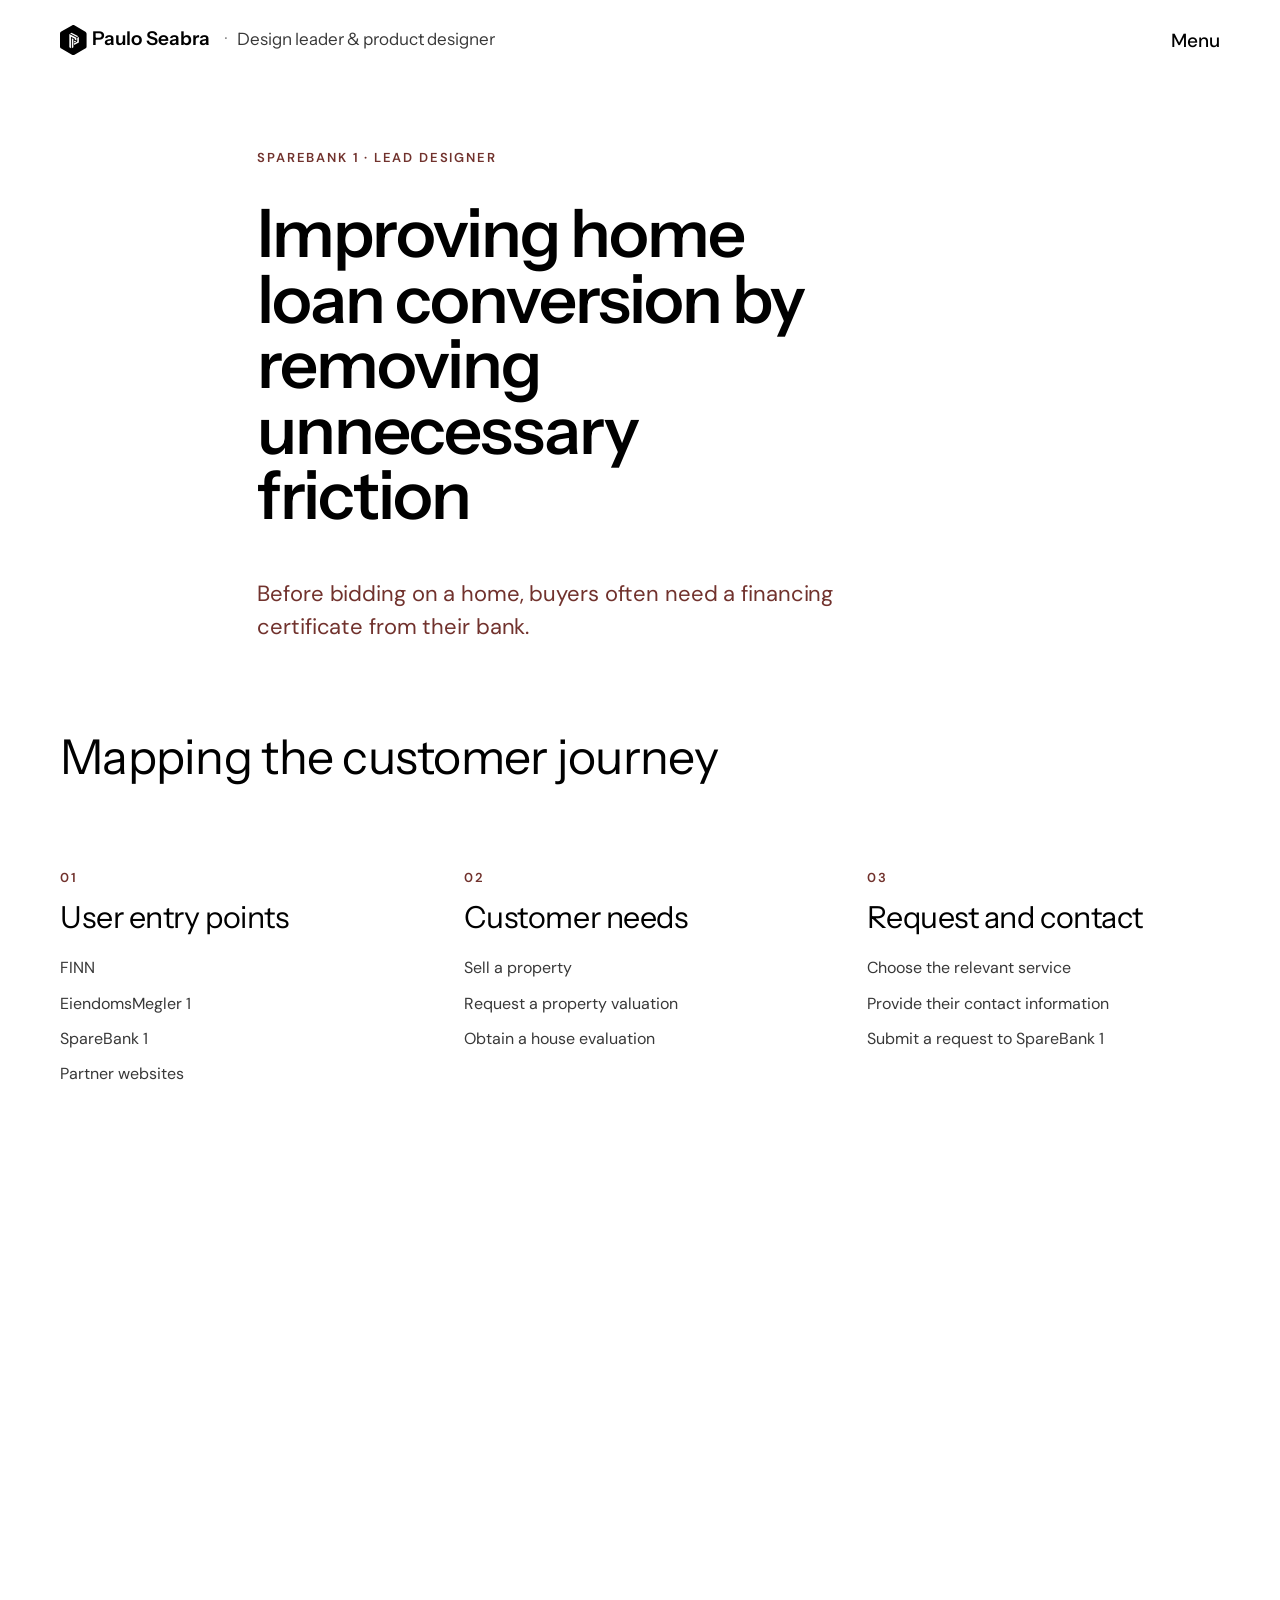
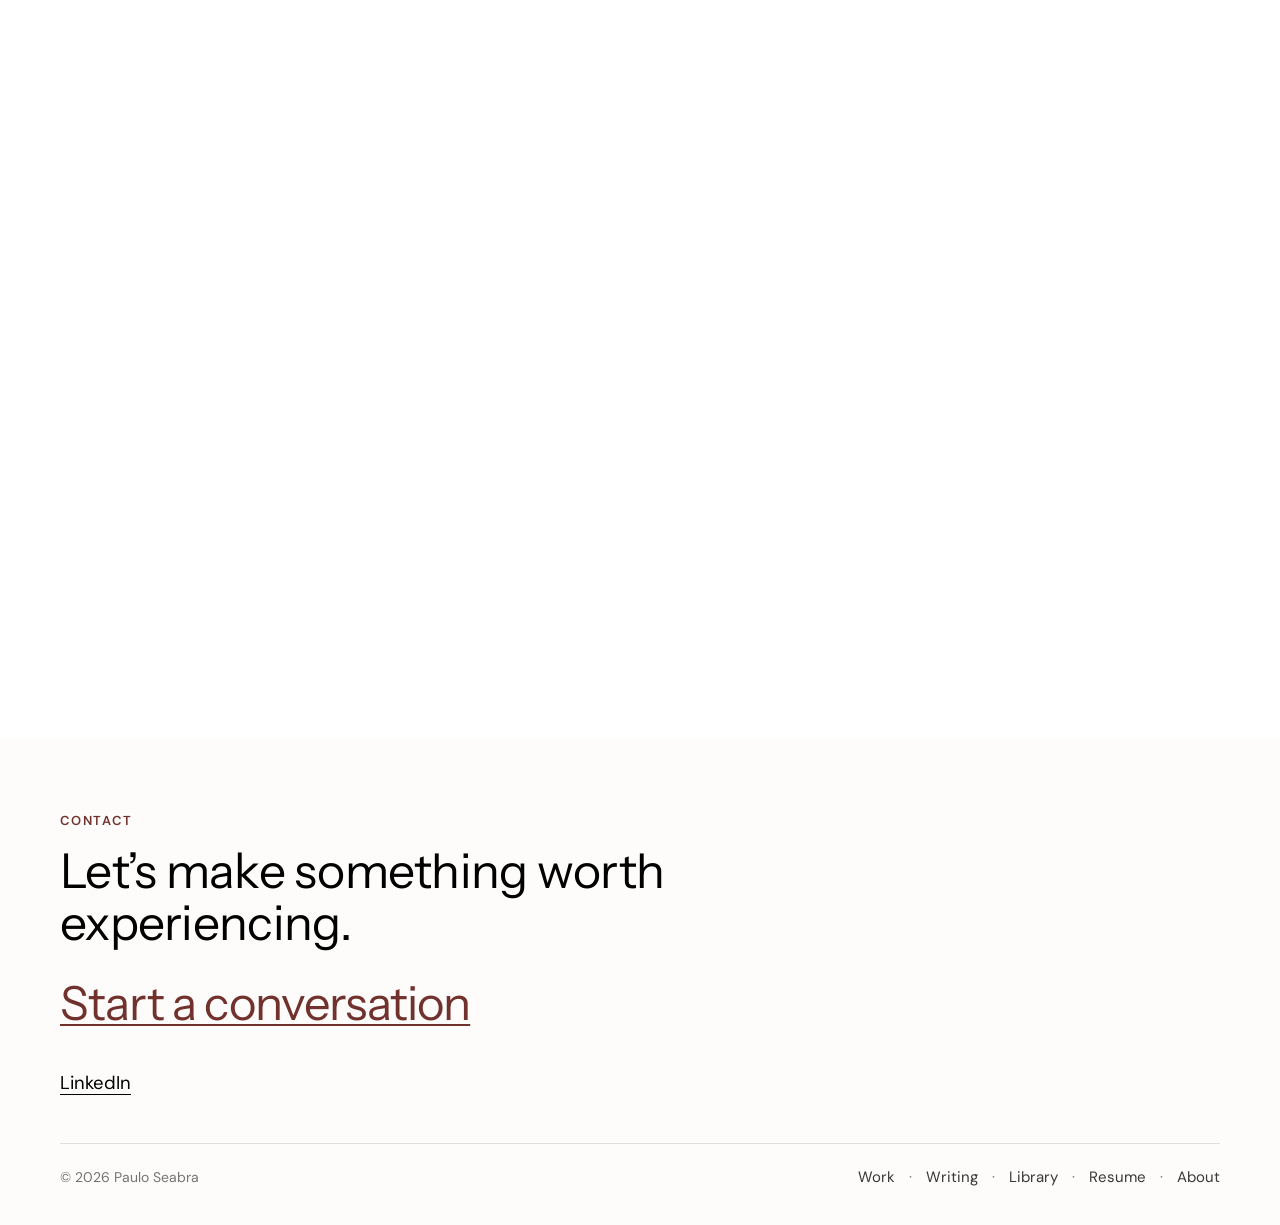
<file: project-sparebank-1.html>
<!doctype html>
<html lang="en">
<head>
<meta charset="utf-8">
<meta name="viewport" content="width=device-width, initial-scale=1">
<link rel="icon" type="image/png" sizes="96x96" href="images/favicon.png">
<title>SpareBank 1 — Paulo Seabra</title>
<meta name="description" content="SpareBank 1: improving home loan conversion by removing unnecessary friction. A design case study by Paulo Seabra.">
<link rel="canonical" href="https://pauloseabra.com/project-sparebank-1.html">
<meta property="og:type" content="website">
<meta property="og:site_name" content="Paulo Seabra">
<meta property="og:title" content="SpareBank 1 — Paulo Seabra">
<meta property="og:description" content="SpareBank 1: improving home loan conversion by removing unnecessary friction. A design case study by Paulo Seabra.">
<meta property="og:url" content="https://pauloseabra.com/project-sparebank-1.html">
<meta property="og:image" content="https://pauloseabra.com/images/social-share-logo.png?v=2">
<meta name="twitter:card" content="summary_large_image">
<link rel="preconnect" href="https://fonts.googleapis.com">
<link rel="preconnect" href="https://fonts.gstatic.com" crossorigin>
<link href="https://fonts.googleapis.com/css2?family=DM+Sans:wght@400..600&family=Instrument+Sans:wght@400..600&display=swap" rel="stylesheet">
<link rel="stylesheet" href="styles.css">
<link rel="stylesheet" href="interior.css">
</head>
<body id="top">
<div class="site-header">
<div class="nav-container">
<div class="brand-lockup"><a class="brand" href="index.html"><svg class="brand-mark" viewBox="237 50 296 334" width="296" height="334" aria-hidden="true" focusable="false">
<path class="brand-mark__outer" fill="#000" d="
    M 379 51
    C 384 49, 391 50, 397 54
    L 520 125
    C 528 130, 533 139, 533 148
    L 533 288
    C 533 299, 528 307, 518 313
    L 399 380
    C 391 385, 379 385, 370 380
    L 251 313
    C 242 308, 237 299, 237 289
    L 237 145
    C 237 136, 242 128, 251 123
    L 370 55
    C 373 53, 376 52, 379 51
    Z"/>
<path fill="#fff" d="M365 136 L441 175 L426 184 L350 145 Z"/>
<path fill="#fff" d="M341 151 L420 192 L420 222 L402 213 L402 202 L359 180 L359 309 L341 299 Z"/>
<path fill="#fff" d="M369 198 L386 207 L386 299 L369 309 Z"/>
<path fill="#fff" d="M429 192 L447 183 L447 246 L394 274 L394 254 L429 236 Z"/>
<path fill="#fff" d="M394 229 L403 224 L418 233 L394 246 Z"/>
</svg><span class="brand-name">Paulo Seabra</span></a><span class="brand-role">Design leader &amp; product designer</span></div>

<button class="menu-toggle" type="button" aria-expanded="false" aria-controls="site-menu"><span class="menu-toggle__label">Menu</span></button>
</div>
</div>
<div class="menu-panel" id="site-menu" role="dialog" aria-modal="true" aria-label="Site menu" inert>
<div class="menu-panel__inner">
<nav class="menu-primary" aria-label="Main"><ul><li><a href="index.html#projects" aria-current="page">Work</a></li><li><a href="writing.html">Writing</a></li><li><a href="library.html">Library</a></li><li><a href="resume.html">Resume</a></li><li><a href="about.html">About</a></li></ul></nav>
<section class="menu-work" aria-labelledby="menu-work-title"><h2 class="menu-eyebrow" id="menu-work-title">Selected work</h2><ul><li><a href="project-pass-id.html">Pass &amp; ID</a></li><li><a href="project-eiendomsmegler-1.html">EiendomsMegler 1</a></li><li><a href="project-vipps.html">Vipps Large Customers</a></li><li><a href="project-mattilsynet.html">Mattilsynet</a></li><li><a href="project-mercell.html">Mercell</a></li></ul></section>
</div>
</div>
<main>
<article class="article">
<div class="icontainer">

  <div class="imodule reveal">
    <div class="igrid">
      <p class="projects-eyebrow project-masthead__eyebrow">SpareBank 1 &middot; Lead Designer</p>
      <h1 class="masthead__title masthead__title--editorial">Improving home loan conversion by removing unnecessary friction</h1>
      <p class="deck project-masthead__dek">Before bidding on a home, buyers often need a financing certificate from their bank.</p>
      <figure class="journey-map" aria-labelledby="journey-map-title">
        <h2 class="journey-map__title" id="journey-map-title">Mapping the customer journey</h2>
        <ol class="journey-map__stages">
          <li class="journey-map__stage">
            <p class="journey-map__index">01</p>
            <h3 class="journey-map__stage-title"><span class="journey-map__stage-full">User entry points</span><span class="journey-map__stage-short">Entry points</span></h3>
            <ul class="journey-map__items">
              <li>FINN</li>
              <li>EiendomsMegler 1</li>
              <li>SpareBank 1</li>
              <li>Partner websites</li>
            </ul>
          </li>
          <li class="journey-map__stage">
            <p class="journey-map__index">02</p>
            <h3 class="journey-map__stage-title"><span class="journey-map__stage-full">Customer needs</span><span class="journey-map__stage-short">Main needs</span></h3>
            <ul class="journey-map__items">
              <li>Sell a property</li>
              <li>Request a property valuation</li>
              <li>Obtain a house evaluation</li>
            </ul>
          </li>
          <li class="journey-map__stage">
            <p class="journey-map__index">03</p>
            <h3 class="journey-map__stage-title"><span class="journey-map__stage-full">Request and contact</span><span class="journey-map__stage-short">Send request</span></h3>
            <ul class="journey-map__items">
              <li>Choose the relevant service</li>
              <li>Provide their contact information</li>
              <li>Submit a request to SpareBank 1</li>
            </ul>
          </li>
        </ol>
      </figure>
    </div>
  </div>


  <div class="imodule reveal">
    <div class="igrid">
      <div class="prose project-narrative">
        <p>It confirms how much they can borrow and is an important step towards getting a home loan.</p>
        <p>At SpareBank 1, the journey towards obtaining that certificate was more complicated than it needed to be.</p>
        <p>The entry point in the banking app was outdated, and the application asked customers for information the bank did not yet need. Each unnecessary step created another opportunity for people to abandon the process.</p>
      </div>
    </div>
  </div>

  <div class="imodule reveal">
    <div class="igrid">
      <figure class="media media--wide media--natural">
        <img src="images/SB1_A-B_01.webp" alt="Research board of sticky notes grouped under questions about customer expectations, needs and geography." width="2224" height="454" loading="lazy">
      </figure>
    </div>
  </div>

  <div class="imodule reveal">
    <div class="igrid">
      <div class="prose project-narrative">
        <p>I worked with the product team to simplify the experience and help more customers progress towards a home loan.</p>
        <h2>Asking for less information</h2>
        <p>Research and comparisons with other banks revealed that SpareBank 1 was asking customers for more information than was necessary at this stage.</p>
        <p>Some requirements had remained in the application because they were part of the existing process, not because they were essential to moving forward.</p>
        <p>We reviewed the questions and steps, identifying what customers actually needed to provide.</p>
      </div>
    </div>
  </div>

  <div class="imodule reveal">
    <div class="igrid">
      <figure class="media media--wide media--natural">
        <img src="images/SB1_A-B_02.webp" alt="Flow diagram of the home sale journey, from the start button through valuation, settlement and receipt." width="2224" height="1071" loading="lazy">
      </figure>
    </div>
  </div>

  <div class="imodule reveal">
    <div class="igrid">
      <div class="prose project-narrative">
        <p>Removing unnecessary requirements made the application shorter and easier to complete, without asking customers to do work that could be handled later.</p>
        <h2>Improving the mobile entry point</h2>
        <p>When I examined the analytics, I found that 93% of users were accessing the journey on mobile. Yet the entry points at both the bank and the real-estate broker were still designed primarily for desktop.</p>
        <p>I shared the findings with the team, and they became the starting point for a more focused effort to improve mobile conversion. I redesigned the entry point’s content, visual hierarchy and interactions to make the purpose and next step clearer.</p>
      </div>
    </div>
  </div>

  <div class="imodule reveal">
    <div class="igrid">
      <figure class="media media--wide media--natural">
        <img src="images/SB1_A-B_03.webp" alt="A test card beside two phone screens: the new valuation entry point and the original step 2." width="2224" height="998" loading="lazy">
      </figure>
    </div>
  </div>

  <div class="imodule reveal">
    <div class="igrid">
      <div class="prose project-narrative">
        <h2>Testing what worked</h2>
        <p>We approached the redesign through a series of hypotheses rather than one big change. Working together, the team identified opportunities to improve the journey, tested targeted changes and analysed the results of successive A/B tests.</p>
        <p>Each experiment helped us understand what worked and what needed further refinement. In a service like this, meaningful improvements often come from small, carefully measured changes.</p>
      </div>
    </div>
  </div>

  <div class="imodule reveal">
    <div class="igrid">
      <div class="prose project-narrative">
        <h2>Measured impact</h2>
        <p>The results came from separate experiments, each with its own comparison.</p>
        <p>In an earlier A/B test, variant A achieved an 11.07% conversion rate, compared with 9.72% for variant B — a 13.9% relative improvement in measured conversion rate.</p>
        <p>In a later test involving 14,375 visitors, the redesigned experience achieved 11.53%, compared with 9.40% for the original — a 22.7% relative improvement in measured conversion rate.</p>
        <p>Together, the tests illustrate how the team used evidence to guide successive improvements, rather than relying on a single redesign.</p>
      </div>
    </div>
  </div>

  <div class="imodule reveal">
    <div class="igrid">
      <section class="outcomes" aria-labelledby="outcomes-title">
        <h2 class="outcomes__title" id="outcomes-title">Outcomes</h2>
        <ul class="outcomes__list">
          <li>
            <p class="outcomes__value">+22.7%</p>
            <p class="outcomes__label">Higher conversion rate</p>
          </li>
          <li>
            <p class="outcomes__value">14,375</p>
            <p class="outcomes__label">Visitors in the A/B test</p>
          </li>
        </ul>
      </section>
    </div>
  </div>

  <div class="imodule reveal">
    <div class="igrid">
      <a class="nextproj" href="project-pass-id.html">
        <p class="nextproj__label">Next project</p>
        <h2 class="nextproj__title">Pass &amp; ID <span class="arrow" aria-hidden="true">&rarr;</span></h2>
      </a>
    </div>
  </div>

</div>
</article>
</main>
<footer class="site-footer">
  <div class="site-footer__inner">
      <p class="projects-eyebrow">Contact</p>
      <h2 class="site-footer__cta">Let&rsquo;s make something worth experiencing.</h2>
    <div class="site-footer__cta site-footer__start">
      <button type="button" class="site-footer__toggle" id="contact-toggle" aria-expanded="false" aria-controls="contact-panel">Start a conversation</button>
    </div>
    <div class="site-footer__panel" id="contact-panel" role="region" aria-label="Contact form" inert>
      <div class="site-footer__panel-inner">
        <form class="contact-form" action="https://formspree.io/f/xvzjrdgb" method="POST">
          <div class="contact-form__field">
            <label class="projects-eyebrow contact-form__label" for="contact-name">Name</label>
            <input id="contact-name" name="name" type="text" autocomplete="name" required>
          </div>
          <div class="contact-form__field">
            <label class="projects-eyebrow contact-form__label" for="contact-email">Email</label>
            <input id="contact-email" name="email" type="email" autocomplete="email" required>
          </div>
          <div class="contact-form__field">
            <label class="projects-eyebrow contact-form__label" for="contact-message">Message</label>
            <textarea id="contact-message" name="message" rows="4" required></textarea>
          </div>
          <button type="submit" class="site-footer__button">Send</button>
          <p class="contact-form__status" role="status" aria-live="polite"></p>
        </form>
      </div>
    </div>
    <div class="site-footer__row">
      <a href="https://www.linkedin.com/in/pauloseabra/" rel="me noopener">LinkedIn</a>
    </div>
    <div class="site-footer__meta">
      <span>&copy; 2026 Paulo Seabra</span>
      <nav aria-label="Footer">
        <a href="index.html#projects">Work</a>
        <a href="writing.html">Writing</a>
        <a href="library.html">Library</a>
        <a href="resume.html">Resume</a>
        <a href="about.html">About</a>
      </nav>
    </div>
  </div>
</footer>
<script src="motion.js" defer></script>
<script src="header.js" defer></script>
<script src="menu.js" defer></script>
<script src="contact.js" defer></script>
</body>
</html>
</file>
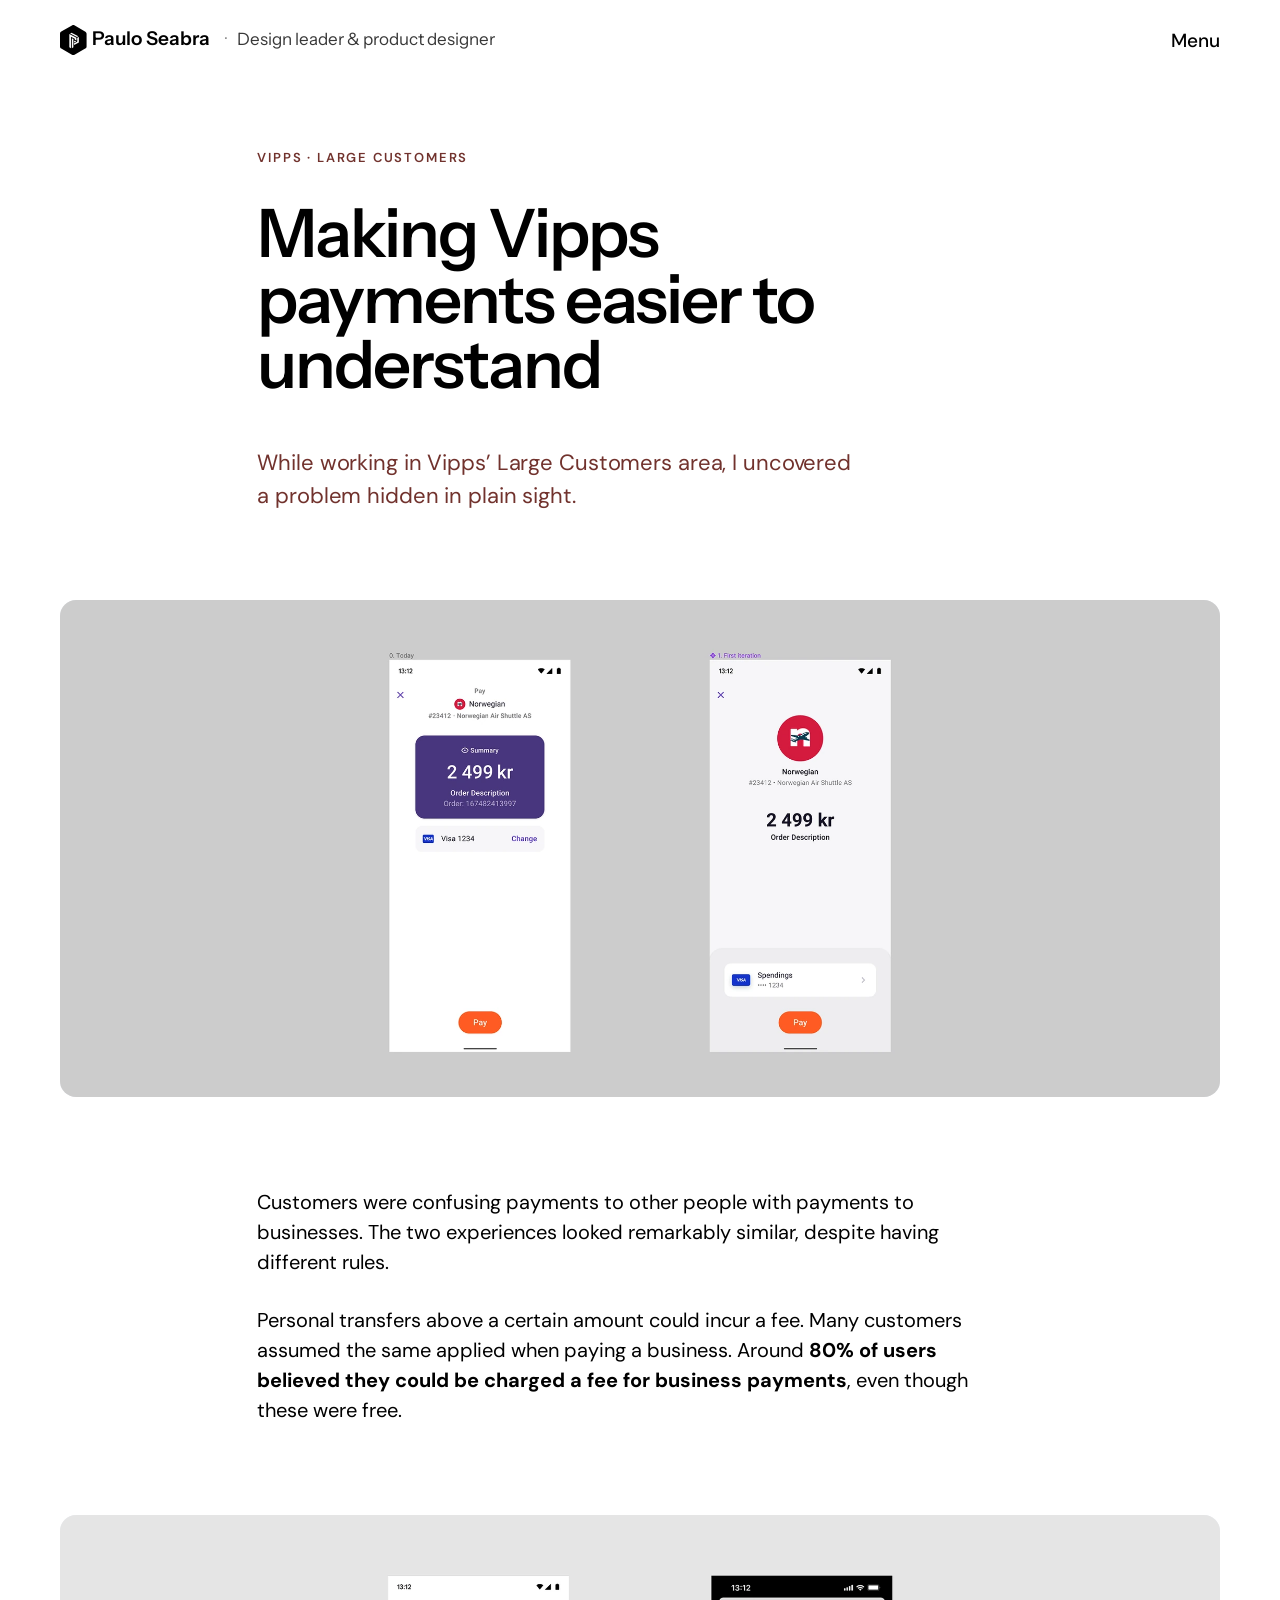
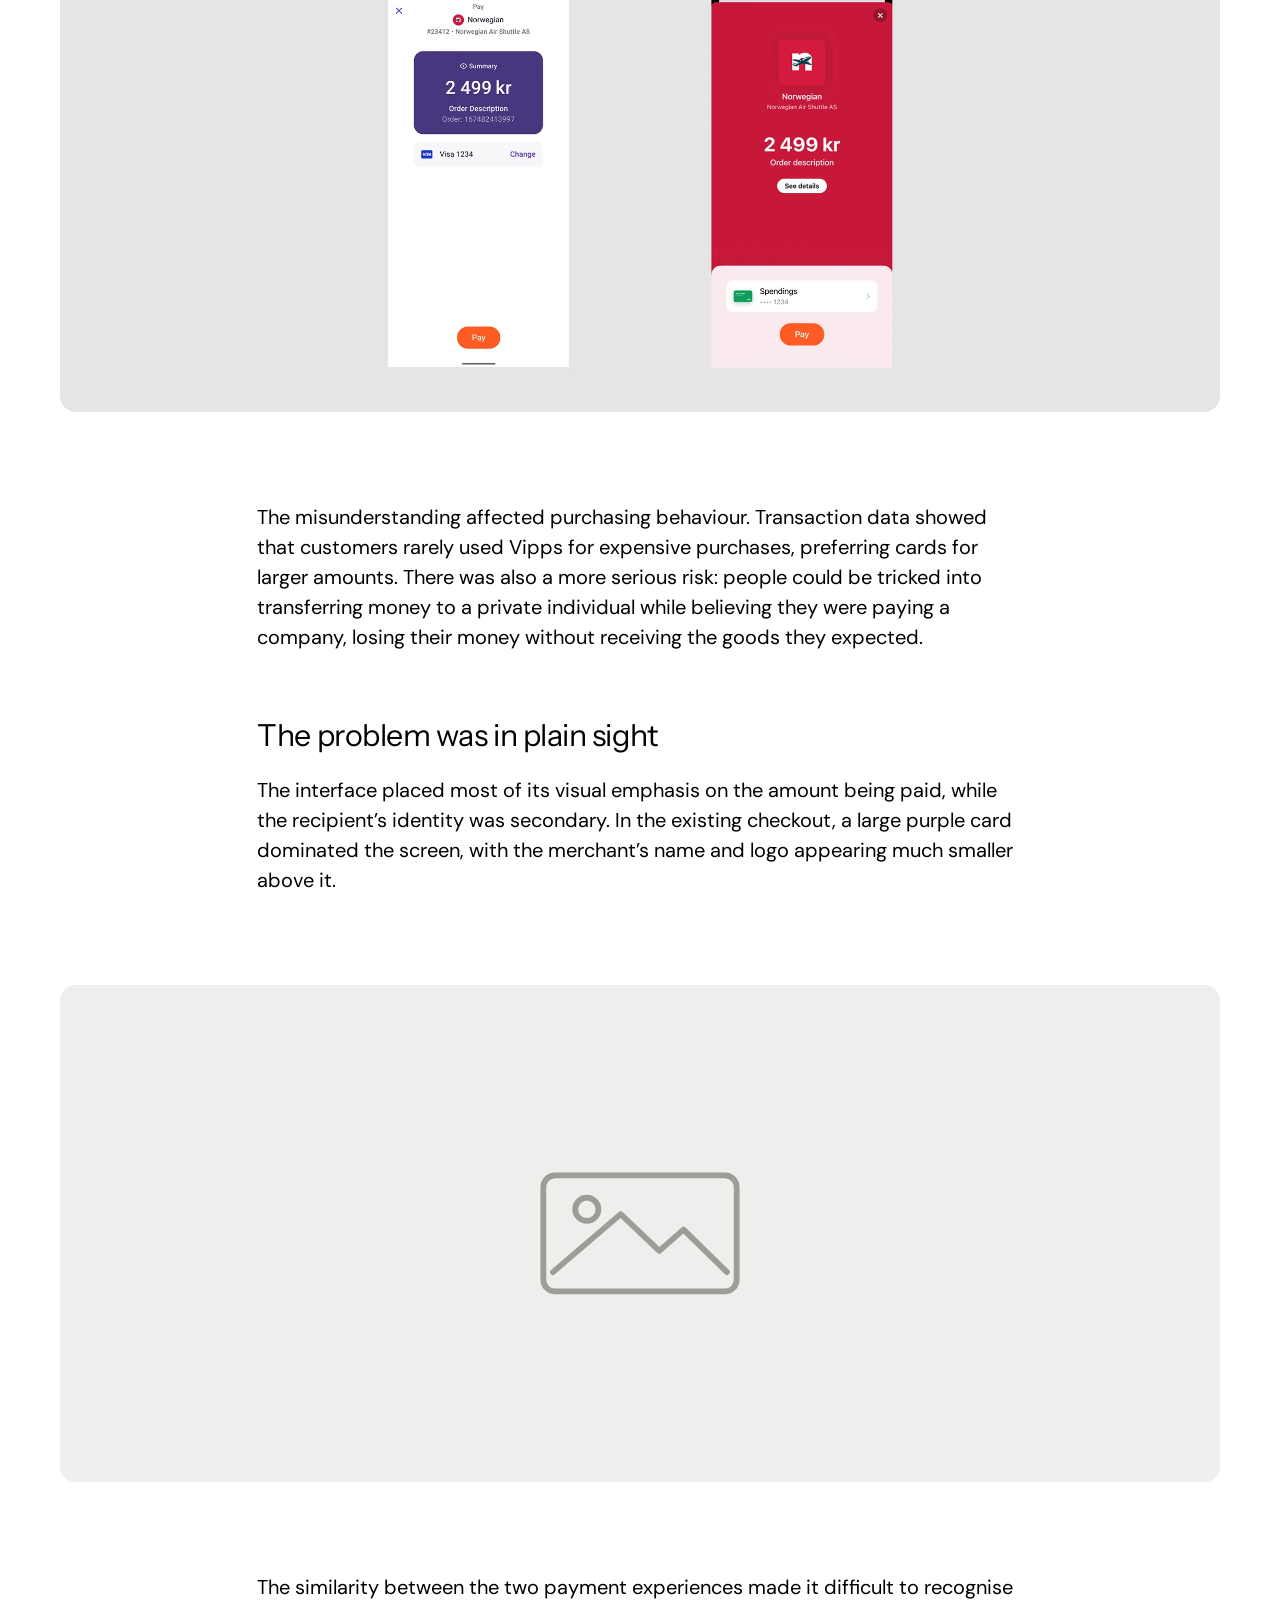
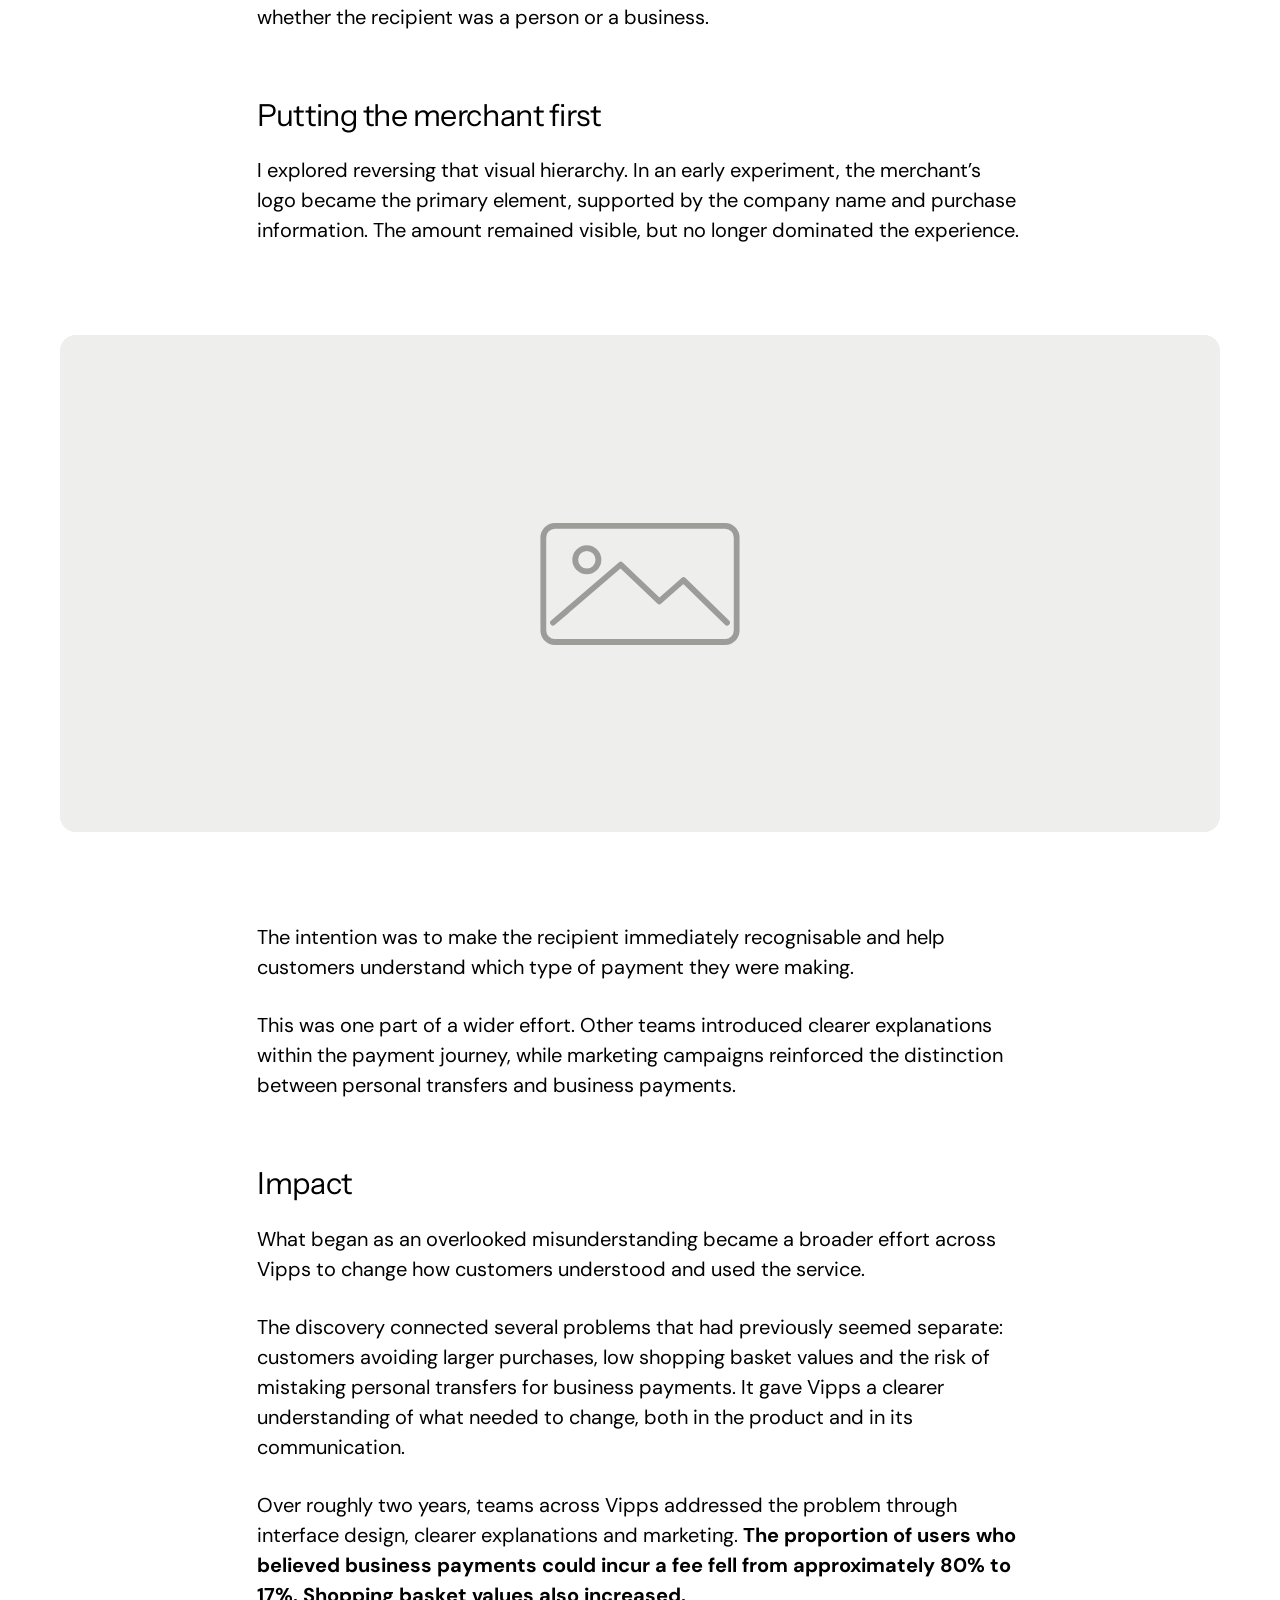
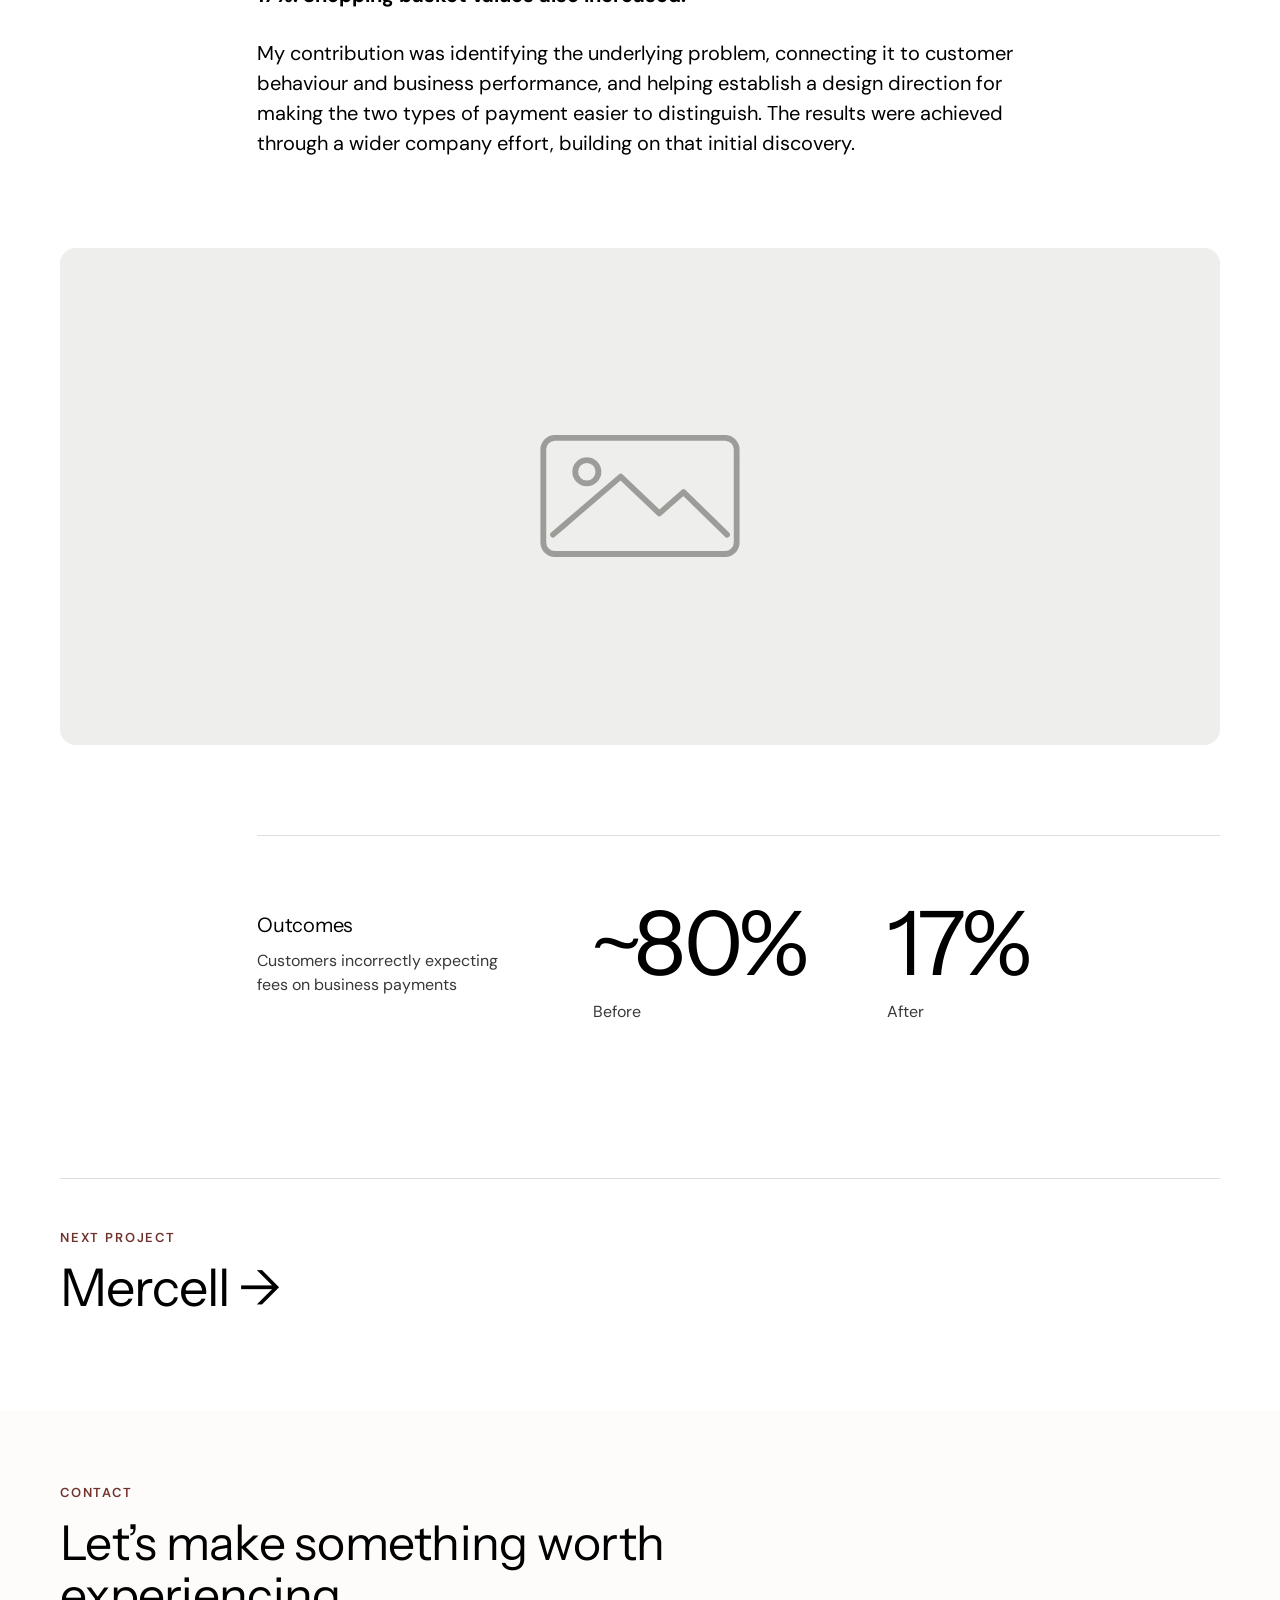
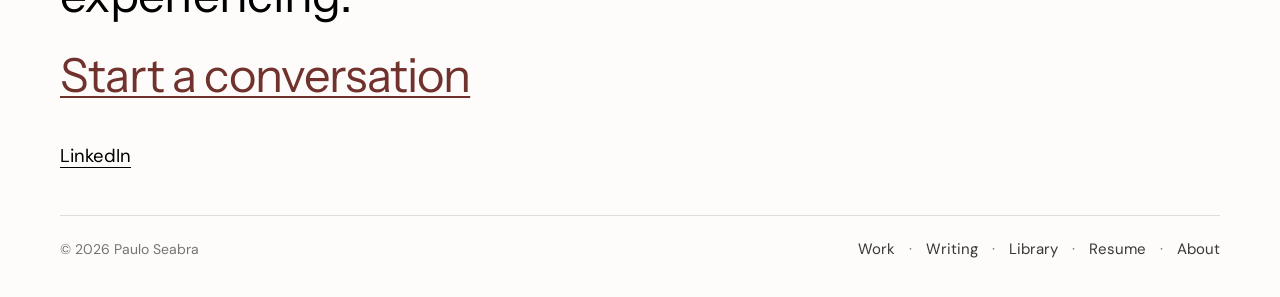
<file: project-vipps.html>
<!doctype html>
<html lang="en">
<head>
<meta charset="utf-8">
<meta name="viewport" content="width=device-width, initial-scale=1">
<link rel="icon" type="image/png" sizes="96x96" href="images/favicon.png">
<title>Vipps Large Customers — Paulo Seabra</title>
<meta name="description" content="Vipps: making Vipps payments easier to understand. A design case study by Paulo Seabra.">
<link rel="canonical" href="https://pauloseabra.com/project-vipps.html">
<meta property="og:type" content="website">
<meta property="og:site_name" content="Paulo Seabra">
<meta property="og:title" content="Vipps Large Customers — Paulo Seabra">
<meta property="og:description" content="Vipps: making Vipps payments easier to understand. A design case study by Paulo Seabra.">
<meta property="og:url" content="https://pauloseabra.com/project-vipps.html">
<meta property="og:image" content="https://pauloseabra.com/images/social-share-logo.png?v=2">
<meta name="twitter:card" content="summary_large_image">
<link rel="preconnect" href="https://fonts.googleapis.com">
<link rel="preconnect" href="https://fonts.gstatic.com" crossorigin>
<link href="https://fonts.googleapis.com/css2?family=DM+Sans:wght@400..600&family=Instrument+Sans:wght@400..600&display=swap" rel="stylesheet">
<link rel="stylesheet" href="styles.css">
<link rel="stylesheet" href="interior.css">
</head>
<body id="top">
<div class="site-header">
<div class="nav-container">
<div class="brand-lockup"><a class="brand" href="index.html"><svg class="brand-mark" viewBox="237 50 296 334" width="296" height="334" aria-hidden="true" focusable="false">
<path class="brand-mark__outer" fill="#000" d="
    M 379 51
    C 384 49, 391 50, 397 54
    L 520 125
    C 528 130, 533 139, 533 148
    L 533 288
    C 533 299, 528 307, 518 313
    L 399 380
    C 391 385, 379 385, 370 380
    L 251 313
    C 242 308, 237 299, 237 289
    L 237 145
    C 237 136, 242 128, 251 123
    L 370 55
    C 373 53, 376 52, 379 51
    Z"/>
<path fill="#fff" d="M365 136 L441 175 L426 184 L350 145 Z"/>
<path fill="#fff" d="M341 151 L420 192 L420 222 L402 213 L402 202 L359 180 L359 309 L341 299 Z"/>
<path fill="#fff" d="M369 198 L386 207 L386 299 L369 309 Z"/>
<path fill="#fff" d="M429 192 L447 183 L447 246 L394 274 L394 254 L429 236 Z"/>
<path fill="#fff" d="M394 229 L403 224 L418 233 L394 246 Z"/>
</svg><span class="brand-name">Paulo Seabra</span></a><span class="brand-role">Design leader &amp; product designer</span></div>

<button class="menu-toggle" type="button" aria-expanded="false" aria-controls="site-menu"><span class="menu-toggle__label">Menu</span></button>
</div>
</div>
<div class="menu-panel" id="site-menu" role="dialog" aria-modal="true" aria-label="Site menu" inert>
<div class="menu-panel__inner">
<nav class="menu-primary" aria-label="Main"><ul><li><a href="index.html#projects" aria-current="page">Work</a></li><li><a href="writing.html">Writing</a></li><li><a href="library.html">Library</a></li><li><a href="resume.html">Resume</a></li><li><a href="about.html">About</a></li></ul></nav>
<section class="menu-work" aria-labelledby="menu-work-title"><h2 class="menu-eyebrow" id="menu-work-title">Selected work</h2><ul><li><a href="project-pass-id.html">Pass &amp; ID</a></li><li><a href="project-eiendomsmegler-1.html">EiendomsMegler 1</a></li><li><a href="project-vipps.html">Vipps Large Customers</a></li><li><a href="project-mattilsynet.html">Mattilsynet</a></li><li><a href="project-mercell.html">Mercell</a></li></ul></section>
</div>
</div>
<main>
<article class="article">
<div class="icontainer">

  <div class="imodule reveal">
    <div class="igrid">
      <p class="projects-eyebrow project-masthead__eyebrow">Vipps &middot; Large Customers</p>
      <h1 class="masthead__title masthead__title--editorial">Making Vipps payments easier to understand</h1>
      <p class="deck project-masthead__dek">While working in Vipps’ Large Customers area, I uncovered a problem hidden in plain sight.</p>
      <figure class="media media--wide project-evidence project-screens">
        <picture>
          <source media="(max-width: 700px)" srcset="images/vipps-01-mobile.png">
          <img src="images/vipps-01-desktop.webp" alt="Two Vipps payment screens side by side: today’s checkout, and an early experiment where the merchant’s logo and name become the main element." width="2224" height="954">
        </picture>
      </figure>
    </div>
  </div>

  <div class="imodule reveal">
    <div class="igrid">
      <div class="prose project-narrative">
        <p>Customers were confusing payments to other people with payments to businesses. The two experiences looked remarkably similar, despite having different rules.</p>
        <p>Personal transfers above a certain amount could incur a fee. Many customers assumed the same applied when paying a business. Around <strong>80% of users believed they could be charged a fee for business payments</strong>, even though these were free.</p>
      </div>
    </div>
  </div>

  <div class="imodule reveal">
    <div class="igrid">
      <figure class="media media--wide project-screens">
        <picture>
          <source media="(max-width: 700px)" srcset="images/vipps-02-mobile.png">
          <img src="images/vipps-02-desktop.webp" alt="Two Vipps payment screens side by side: today’s checkout with a large purple amount card, and a later version where the merchant’s red brand and logo lead the screen." width="2224" height="954" loading="lazy">
        </picture>
      </figure>
    </div>
  </div>

  <div class="imodule reveal">
    <div class="igrid">
      <div class="prose project-narrative">
        <p>The misunderstanding affected purchasing behaviour. Transaction data showed that customers rarely used Vipps for expensive purchases, preferring cards for larger amounts. There was also a more serious risk: people could be tricked into transferring money to a private individual while believing they were paying a company, losing their money without receiving the goods they expected.</p>
        <h2>The problem was in plain sight</h2>
        <p>The interface placed most of its visual emphasis on the amount being paid, while the recipient’s identity was secondary. In the existing checkout, a large purple card dominated the screen, with the merchant’s name and logo appearing much smaller above it.</p>
      </div>
    </div>
  </div>

  <div class="imodule reveal">
    <div class="igrid">
      <figure class="media media--wide">
        <img src="images/card-placeholder.svg" alt="" width="1200" height="800" loading="lazy">
      </figure>
    </div>
  </div>

  <div class="imodule reveal">
    <div class="igrid">
      <div class="prose project-narrative">
        <p>The similarity between the two payment experiences made it difficult to recognise whether the recipient was a person or a business.</p>
        <h2>Putting the merchant first</h2>
        <p>I explored reversing that visual hierarchy. In an early experiment, the merchant’s logo became the primary element, supported by the company name and purchase information. The amount remained visible, but no longer dominated the experience.</p>
      </div>
    </div>
  </div>

  <div class="imodule reveal">
    <div class="igrid">
      <figure class="media media--wide">
        <img src="images/card-placeholder.svg" alt="" width="1200" height="800" loading="lazy">
      </figure>
    </div>
  </div>

  <div class="imodule reveal">
    <div class="igrid">
      <div class="prose project-narrative">
        <p>The intention was to make the recipient immediately recognisable and help customers understand which type of payment they were making.</p>
        <p>This was one part of a wider effort. Other teams introduced clearer explanations within the payment journey, while marketing campaigns reinforced the distinction between personal transfers and business payments.</p>
        <h2>Impact</h2>
        <p>What began as an overlooked misunderstanding became a broader effort across Vipps to change how customers understood and used the service.</p>
        <p>The discovery connected several problems that had previously seemed separate: customers avoiding larger purchases, low shopping basket values and the risk of mistaking personal transfers for business payments. It gave Vipps a clearer understanding of what needed to change, both in the product and in its communication.</p>
        <p>Over roughly two years, teams across Vipps addressed the problem through interface design, clearer explanations and marketing. <strong>The proportion of users who believed business payments could incur a fee fell from approximately 80% to 17%. Shopping basket values also increased.</strong></p>
        <p>My contribution was identifying the underlying problem, connecting it to customer behaviour and business performance, and helping establish a design direction for making the two types of payment easier to distinguish. The results were achieved through a wider company effort, building on that initial discovery.</p>
      </div>
    </div>
  </div>

  <div class="imodule reveal">
    <div class="igrid">
      <figure class="media media--wide">
        <img src="images/card-placeholder.svg" alt="" width="1200" height="800" loading="lazy">
      </figure>
    </div>
  </div>

  <div class="imodule reveal">
    <div class="igrid">
      <section class="outcomes outcomes--context" aria-labelledby="outcomes-title">
        <div class="outcomes__head">
          <h2 class="outcomes__title" id="outcomes-title">Outcomes</h2>
          <p class="outcomes__context">Customers incorrectly expecting fees on business payments</p>
        </div>
        <ul class="outcomes__list">
          <li>
            <p class="outcomes__value">~80%</p>
            <p class="outcomes__label">Before</p>
          </li>
          <li>
            <p class="outcomes__value">17%</p>
            <p class="outcomes__label">After</p>
          </li>
        </ul>
      </section>
    </div>
  </div>

  <div class="imodule reveal">
    <div class="igrid">
      <a class="nextproj" href="project-mercell.html">
        <p class="nextproj__label">Next project</p>
        <h2 class="nextproj__title">Mercell <span class="arrow" aria-hidden="true">&rarr;</span></h2>
      </a>
    </div>
  </div>

</div>
</article>
</main>
<footer class="site-footer">
  <div class="site-footer__inner">
      <p class="projects-eyebrow">Contact</p>
      <h2 class="site-footer__cta">Let&rsquo;s make something worth experiencing.</h2>
    <div class="site-footer__cta site-footer__start">
      <button type="button" class="site-footer__toggle" id="contact-toggle" aria-expanded="false" aria-controls="contact-panel">Start a conversation</button>
    </div>
    <div class="site-footer__panel" id="contact-panel" role="region" aria-label="Contact form" inert>
      <div class="site-footer__panel-inner">
        <form class="contact-form" action="https://formspree.io/f/xvzjrdgb" method="POST">
          <div class="contact-form__field">
            <label class="projects-eyebrow contact-form__label" for="contact-name">Name</label>
            <input id="contact-name" name="name" type="text" autocomplete="name" required>
          </div>
          <div class="contact-form__field">
            <label class="projects-eyebrow contact-form__label" for="contact-email">Email</label>
            <input id="contact-email" name="email" type="email" autocomplete="email" required>
          </div>
          <div class="contact-form__field">
            <label class="projects-eyebrow contact-form__label" for="contact-message">Message</label>
            <textarea id="contact-message" name="message" rows="4" required></textarea>
          </div>
          <button type="submit" class="site-footer__button">Send</button>
          <p class="contact-form__status" role="status" aria-live="polite"></p>
        </form>
      </div>
    </div>
    <div class="site-footer__row">
      <a href="https://www.linkedin.com/in/pauloseabra/" rel="me noopener">LinkedIn</a>
    </div>
    <div class="site-footer__meta">
      <span>&copy; 2026 Paulo Seabra</span>
      <nav aria-label="Footer">
        <a href="index.html#projects">Work</a>
        <a href="writing.html">Writing</a>
        <a href="library.html">Library</a>
        <a href="resume.html">Resume</a>
        <a href="about.html">About</a>
      </nav>
    </div>
  </div>
</footer>
<script src="motion.js" defer></script>
<script src="header.js" defer></script>
<script src="menu.js" defer></script>
<script src="contact.js" defer></script>
</body>
</html>
</file>
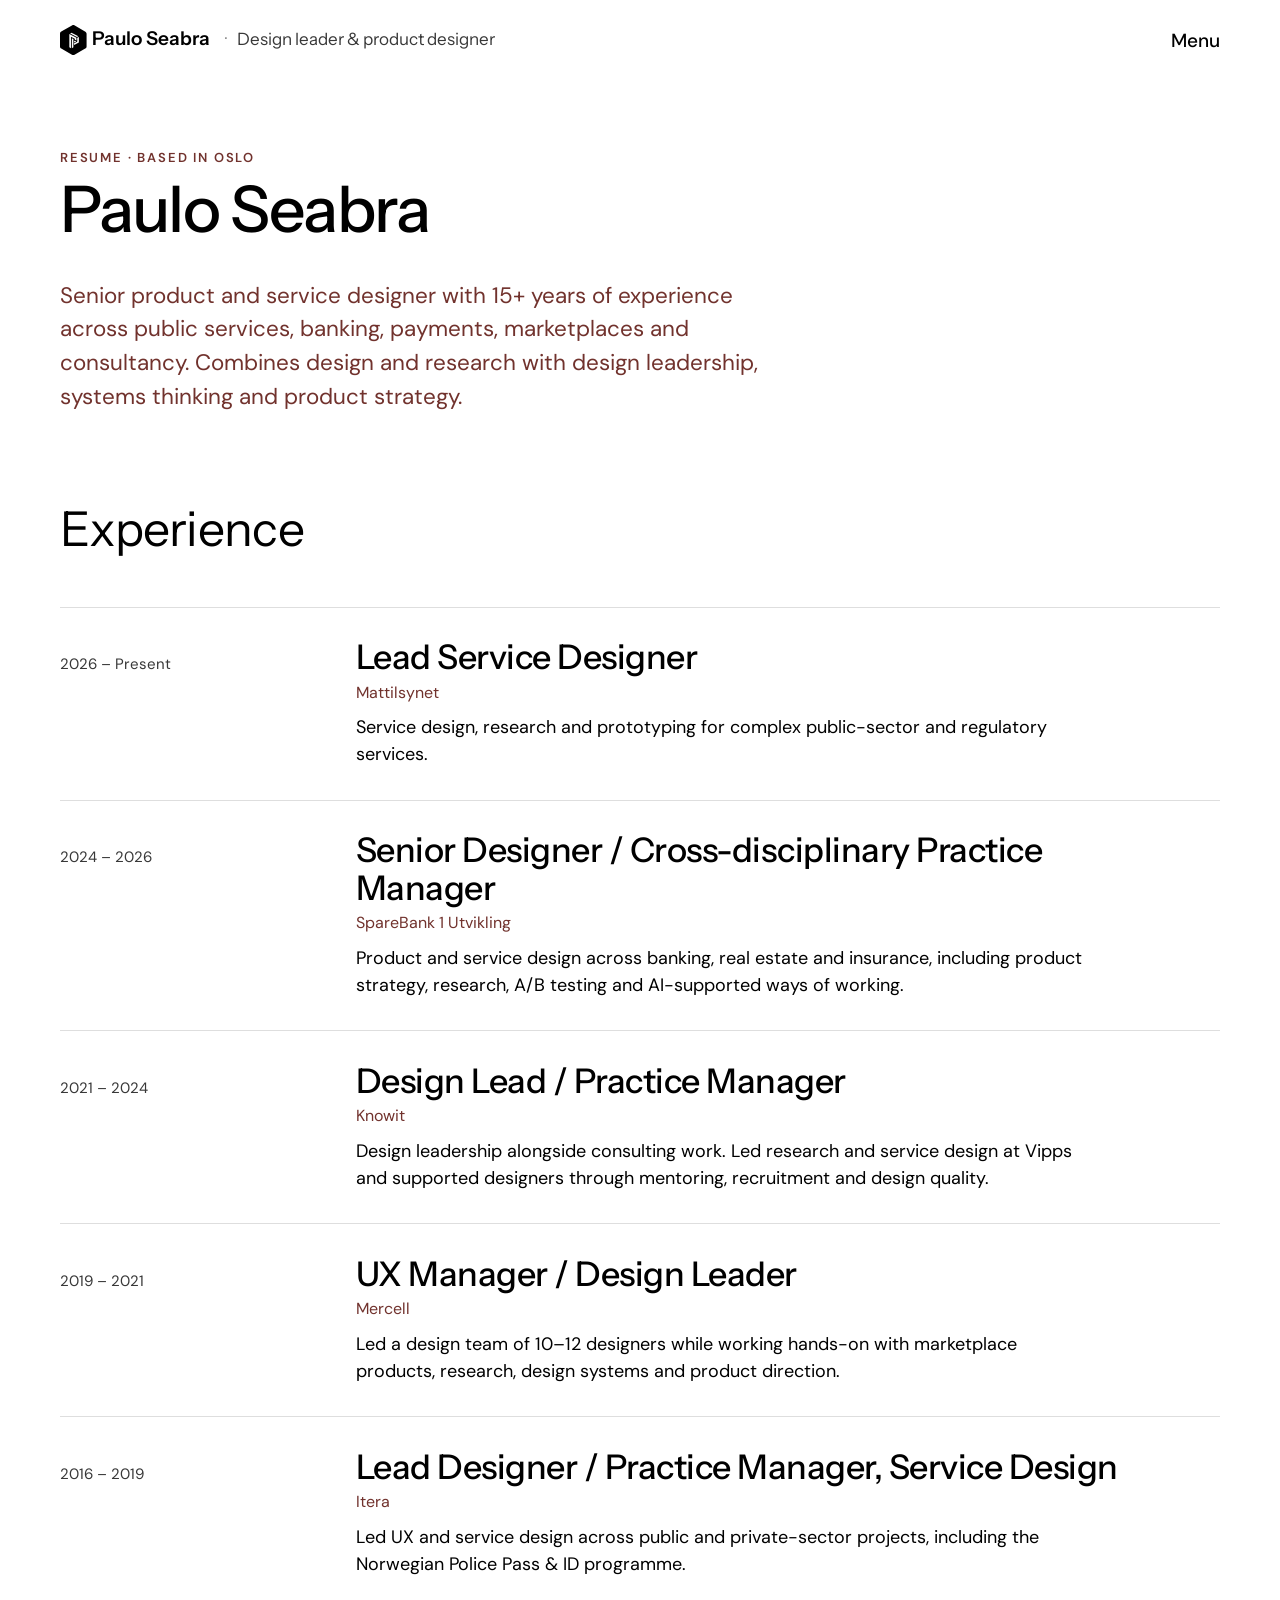
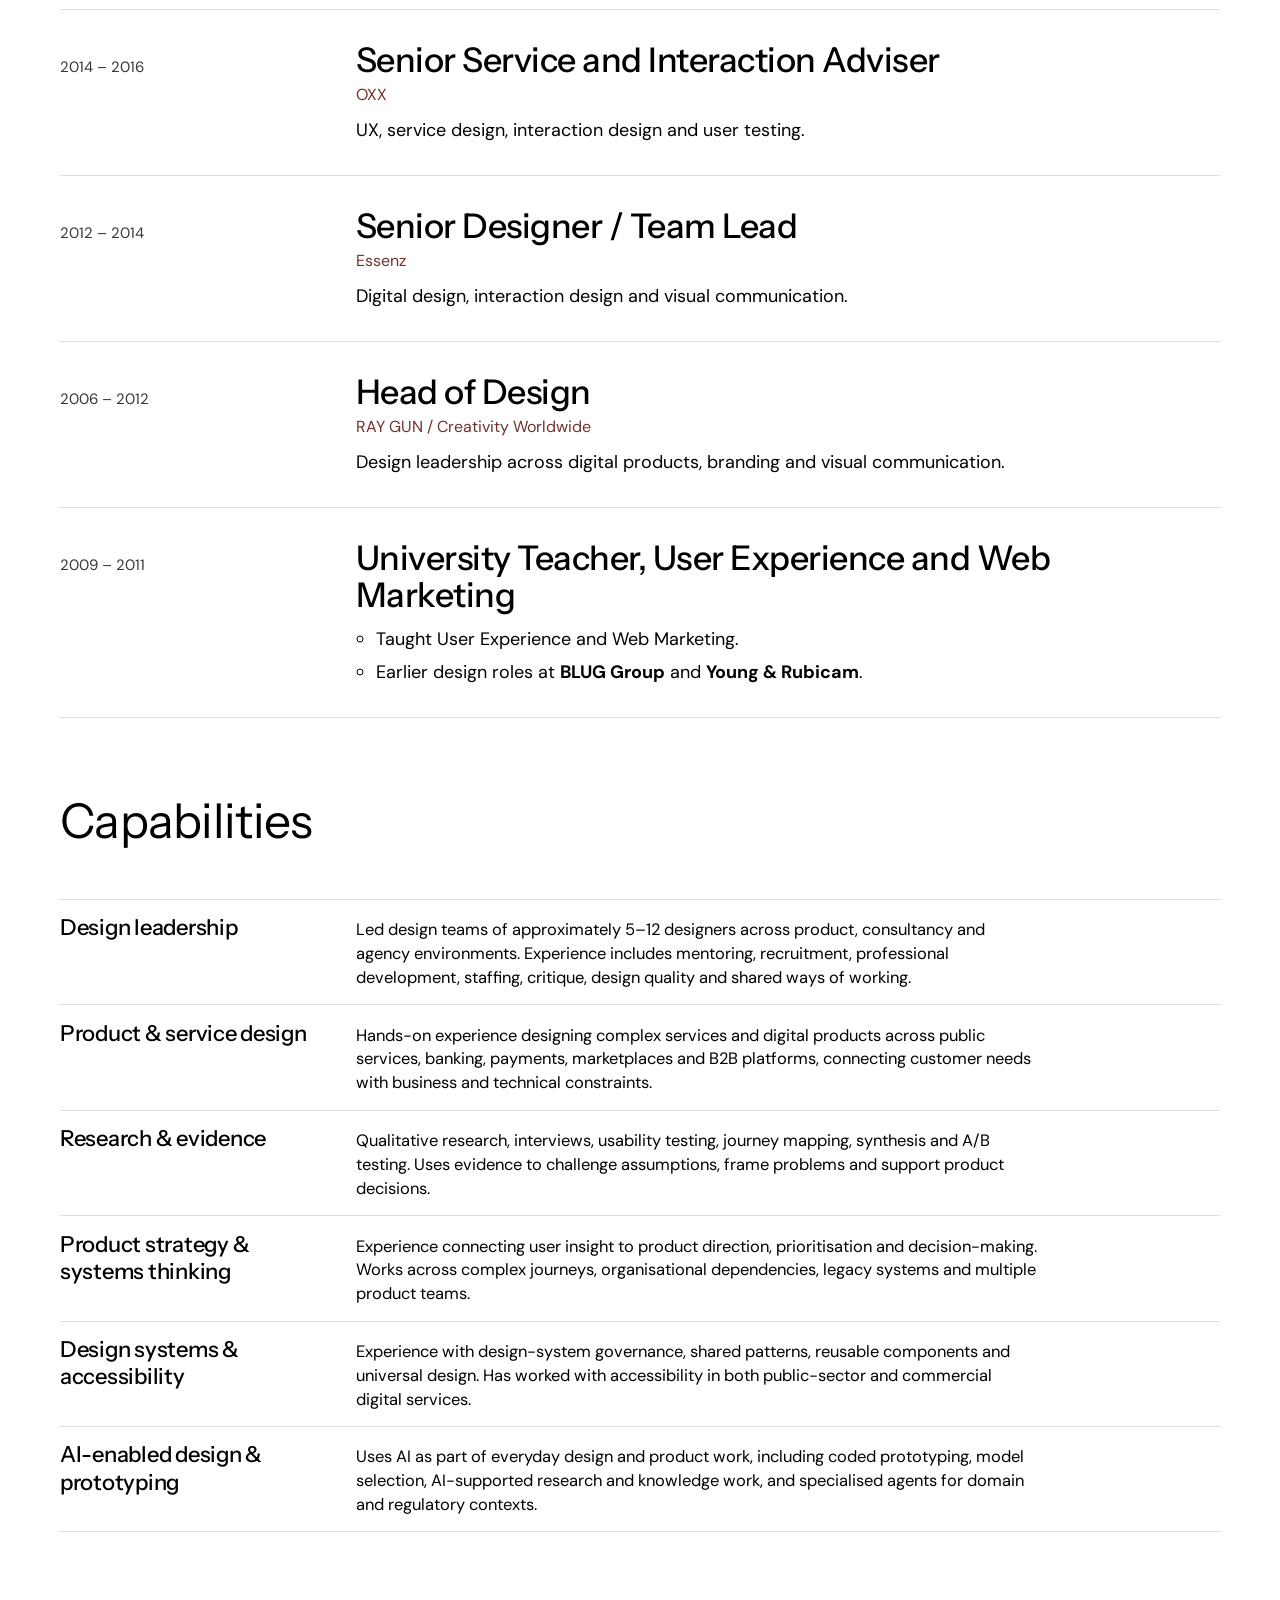
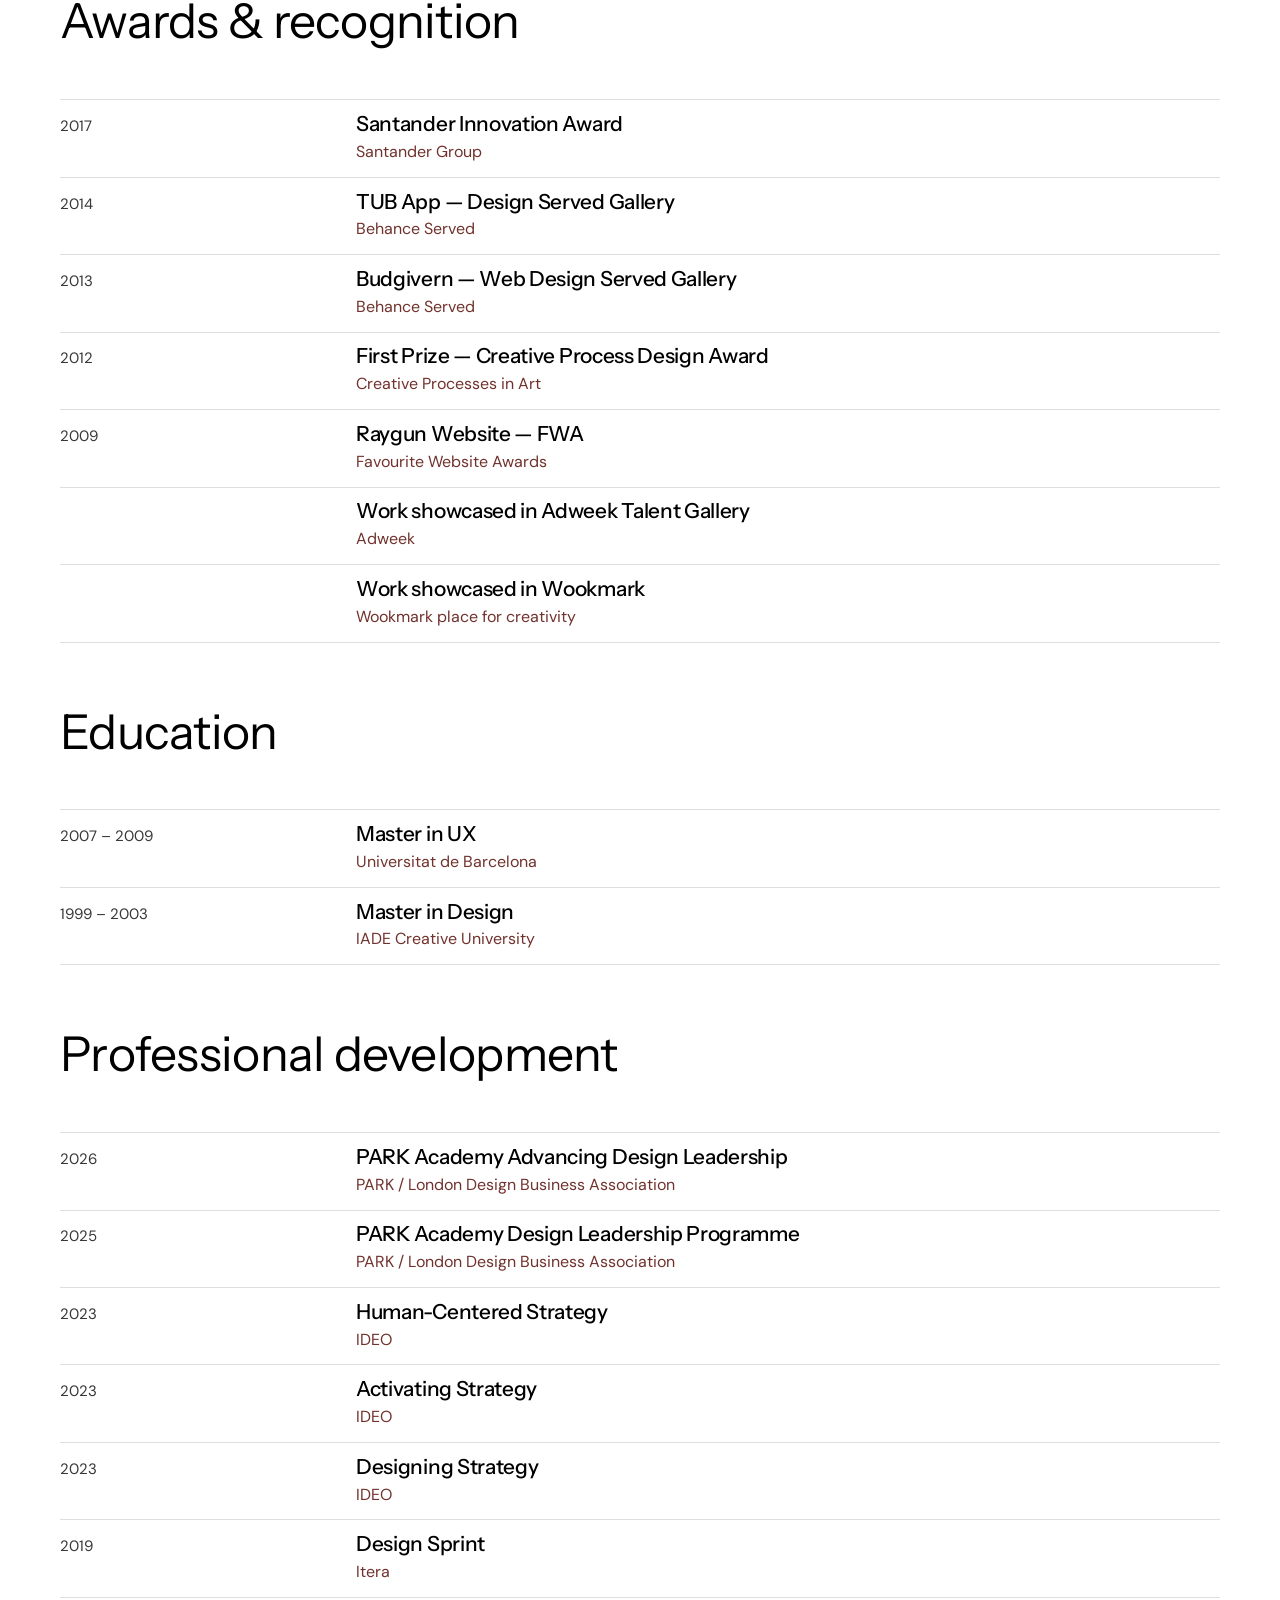
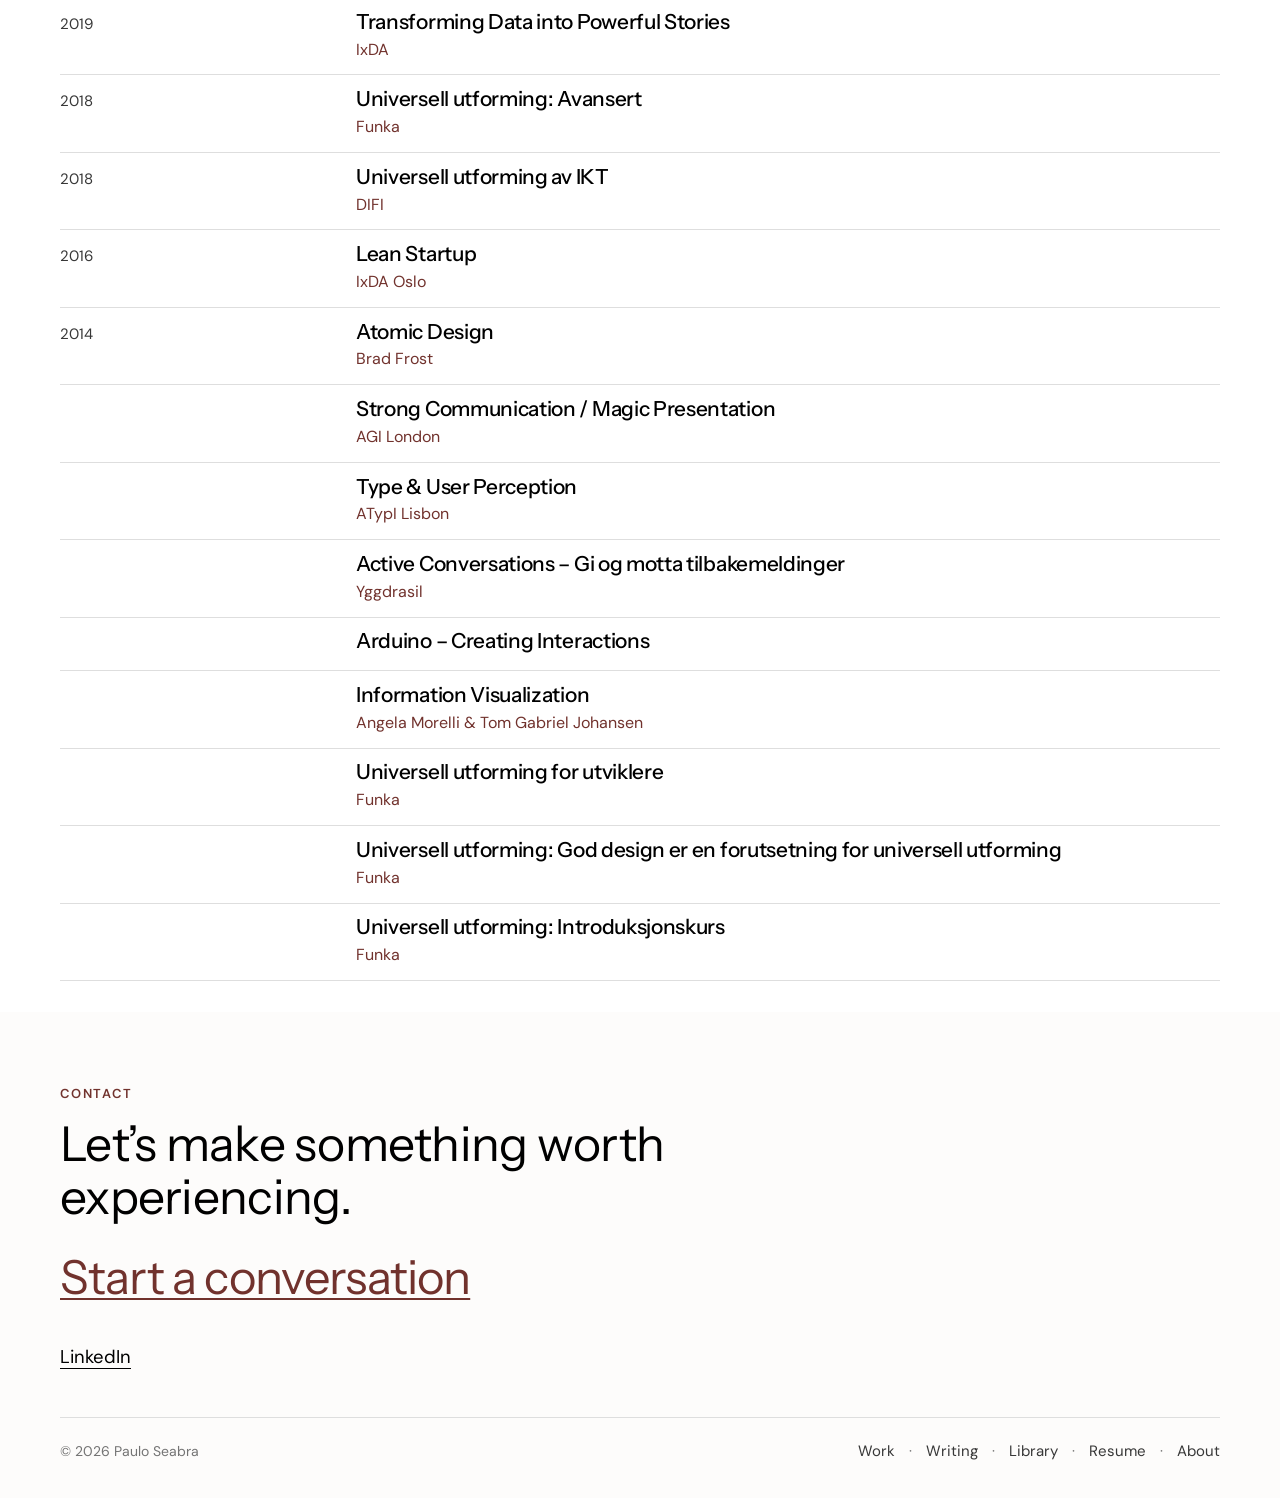
<file: resume.html>
<!doctype html>
<html lang="en">
<head>
<meta charset="utf-8">
<meta name="viewport" content="width=device-width, initial-scale=1">
<link rel="icon" type="image/png" sizes="96x96" href="images/favicon.png">
<title>Resume — Paulo Seabra</title>
<meta name="description" content="Paulo Seabra — Lead Service Designer. Senior product and service designer with 15+ years across public services, banking, payments, marketplaces and consultancy. Resume.">
<link rel="canonical" href="https://pauloseabra.com/resume.html">
<meta property="og:type" content="website">
<meta property="og:site_name" content="Paulo Seabra">
<meta property="og:title" content="Resume — Paulo Seabra">
<meta property="og:description" content="Paulo Seabra — Lead Service Designer. Senior product and service designer with 15+ years across public services, banking, payments, marketplaces and consultancy. Resume.">
<meta property="og:url" content="https://pauloseabra.com/resume.html">
<meta property="og:image" content="https://pauloseabra.com/images/social-share-logo.png?v=2">
<meta name="twitter:card" content="summary_large_image">
<link rel="preconnect" href="https://fonts.googleapis.com">
<link rel="preconnect" href="https://fonts.gstatic.com" crossorigin>
<link href="https://fonts.googleapis.com/css2?family=DM+Sans:wght@400..600&family=Instrument+Sans:wght@400..600&display=swap" rel="stylesheet">
<link rel="stylesheet" href="styles.css">
<link rel="stylesheet" href="interior.css">
</head>
<body id="top">
<div class="site-header">
<div class="nav-container">
<div class="brand-lockup"><a class="brand" href="index.html"><svg class="brand-mark" viewBox="237 50 296 334" width="296" height="334" aria-hidden="true" focusable="false">
<path class="brand-mark__outer" fill="#000" d="
    M 379 51
    C 384 49, 391 50, 397 54
    L 520 125
    C 528 130, 533 139, 533 148
    L 533 288
    C 533 299, 528 307, 518 313
    L 399 380
    C 391 385, 379 385, 370 380
    L 251 313
    C 242 308, 237 299, 237 289
    L 237 145
    C 237 136, 242 128, 251 123
    L 370 55
    C 373 53, 376 52, 379 51
    Z"/>
<path fill="#fff" d="M365 136 L441 175 L426 184 L350 145 Z"/>
<path fill="#fff" d="M341 151 L420 192 L420 222 L402 213 L402 202 L359 180 L359 309 L341 299 Z"/>
<path fill="#fff" d="M369 198 L386 207 L386 299 L369 309 Z"/>
<path fill="#fff" d="M429 192 L447 183 L447 246 L394 274 L394 254 L429 236 Z"/>
<path fill="#fff" d="M394 229 L403 224 L418 233 L394 246 Z"/>
</svg><span class="brand-name">Paulo Seabra</span></a><span class="brand-role">Design leader &amp; product designer</span></div>

<button class="menu-toggle" type="button" aria-expanded="false" aria-controls="site-menu"><span class="menu-toggle__label">Menu</span></button>
</div>
</div>
<div class="menu-panel" id="site-menu" role="dialog" aria-modal="true" aria-label="Site menu" inert>
<div class="menu-panel__inner">
<nav class="menu-primary" aria-label="Main"><ul><li><a href="index.html#projects">Work</a></li><li><a href="writing.html">Writing</a></li><li><a href="library.html">Library</a></li><li><a href="resume.html" aria-current="page">Resume</a></li><li><a href="about.html">About</a></li></ul></nav>
<section class="menu-work" aria-labelledby="menu-work-title"><h2 class="menu-eyebrow" id="menu-work-title">Selected work</h2><ul><li><a href="project-pass-id.html">Pass &amp; ID</a></li><li><a href="project-eiendomsmegler-1.html">EiendomsMegler 1</a></li><li><a href="project-vipps.html">Vipps Large Customers</a></li><li><a href="project-mattilsynet.html">Mattilsynet</a></li><li><a href="project-mercell.html">Mercell</a></li></ul></section>
</div>
</div>
<main class="resume">
<div class="icontainer">

  <section class="imodule reveal" aria-label="Resume introduction">
    <div class="igrid">
      <header class="masthead">
        <p class="projects-eyebrow">Resume &middot; Based in Oslo</p>
        <h1 class="about-title">Paulo Seabra</h1>
        <p class="about-lede">Senior product and service designer with 15+ years of experience across public services, banking, payments, marketplaces and consultancy. Combines design and research with design leadership, systems thinking and product strategy.</p>
      </header>
    </div>
  </section>

  <section class="imodule reveal" id="experience" aria-labelledby="experience-title">
    <div class="igrid">
      <h2 class="group-title" id="experience-title">Experience</h2>
      <ul class="entry-list">
        <li class="entry">
          <p class="entry__aside">2026 &ndash; Present</p>
          <div class="entry__main">
            <h3 class="entry__title">Lead Service Designer</h3>
            <p class="entry__meta">Mattilsynet</p>
            <p class="entry__note">Service design, research and prototyping for complex public-sector and regulatory services.</p>
          </div>
        </li>
        <li class="entry">
          <p class="entry__aside">2024 &ndash; 2026</p>
          <div class="entry__main">
            <h3 class="entry__title">Senior Designer / Cross-disciplinary Practice Manager</h3>
            <p class="entry__meta">SpareBank 1 Utvikling</p>
            <p class="entry__note">Product and service design across banking, real estate and insurance, including product strategy, research, A/B testing and AI-supported ways of working.</p>
          </div>
        </li>
        <li class="entry">
          <p class="entry__aside">2021 &ndash; 2024</p>
          <div class="entry__main">
            <h3 class="entry__title">Design Lead / Practice Manager</h3>
            <p class="entry__meta">Knowit</p>
            <p class="entry__note">Design leadership alongside consulting work. Led research and service design at Vipps and supported designers through mentoring, recruitment and design quality.</p>
          </div>
        </li>
        <li class="entry">
          <p class="entry__aside">2019 &ndash; 2021</p>
          <div class="entry__main">
            <h3 class="entry__title">UX Manager / Design Leader</h3>
            <p class="entry__meta">Mercell</p>
            <p class="entry__note">Led a design team of 10&ndash;12 designers while working hands-on with marketplace products, research, design systems and product direction.</p>
          </div>
        </li>
        <li class="entry">
          <p class="entry__aside">2016 &ndash; 2019</p>
          <div class="entry__main">
            <h3 class="entry__title">Lead Designer / Practice Manager, Service Design</h3>
            <p class="entry__meta">Itera</p>
            <p class="entry__note">Led UX and service design across public and private-sector projects, including the Norwegian Police Pass &amp; ID programme.</p>
          </div>
        </li>
        <li class="entry">
          <p class="entry__aside">2014 &ndash; 2016</p>
          <div class="entry__main">
            <h3 class="entry__title">Senior Service and Interaction Adviser</h3>
            <p class="entry__meta">OXX</p>
            <p class="entry__note">UX, service design, interaction design and user testing.</p>
          </div>
        </li>
        <li class="entry">
          <p class="entry__aside">2012 &ndash; 2014</p>
          <div class="entry__main">
            <h3 class="entry__title">Senior Designer / Team Lead</h3>
            <p class="entry__meta">Essenz</p>
            <p class="entry__note">Digital design, interaction design and visual communication.</p>
          </div>
        </li>
        <li class="entry">
          <p class="entry__aside">2006 &ndash; 2012</p>
          <div class="entry__main">
            <h3 class="entry__title">Head of Design</h3>
            <p class="entry__meta">RAY GUN / Creativity Worldwide</p>
            <p class="entry__note">Design leadership across digital products, branding and visual communication.</p>
          </div>
        </li>
        <li class="entry">
          <p class="entry__aside">2009 &ndash; 2011</p>
          <div class="entry__main">
            <h3 class="entry__title">University Teacher, User Experience and Web Marketing</h3>
            <ul class="entry__points">
              <li>Taught User Experience and Web Marketing.</li>
              <li>Earlier design roles at <strong>BLUG Group</strong> and <strong>Young &amp; Rubicam</strong>.</li>
            </ul>
          </div>
        </li>
      </ul>
    </div>
  </section>

  <section class="imodule reveal" id="capabilities" aria-labelledby="capabilities-title">
    <div class="igrid">
      <h2 class="group-title" id="capabilities-title">Capabilities</h2>
      <ul class="entry-list">
        <li class="entry">
          <h3 class="entry__title entry__name">Design leadership</h3>
          <div class="entry__main">
            <p class="entry__note">Led design teams of approximately 5&ndash;12 designers across product, consultancy and agency environments. Experience includes mentoring, recruitment, professional development, staffing, critique, design quality and shared ways of working.</p>
          </div>
        </li>
        <li class="entry">
          <h3 class="entry__title entry__name">Product &amp; service design</h3>
          <div class="entry__main">
            <p class="entry__note">Hands-on experience designing complex services and digital products across public services, banking, payments, marketplaces and B2B platforms, connecting customer needs with business and technical constraints.</p>
          </div>
        </li>
        <li class="entry">
          <h3 class="entry__title entry__name">Research &amp; evidence</h3>
          <div class="entry__main">
            <p class="entry__note">Qualitative research, interviews, usability testing, journey mapping, synthesis and A/B testing. Uses evidence to challenge assumptions, frame problems and support product decisions.</p>
          </div>
        </li>
        <li class="entry">
          <h3 class="entry__title entry__name">Product strategy &amp; systems thinking</h3>
          <div class="entry__main">
            <p class="entry__note">Experience connecting user insight to product direction, prioritisation and decision-making. Works across complex journeys, organisational dependencies, legacy systems and multiple product teams.</p>
          </div>
        </li>
        <li class="entry">
          <h3 class="entry__title entry__name">Design systems &amp; accessibility</h3>
          <div class="entry__main">
            <p class="entry__note">Experience with design-system governance, shared patterns, reusable components and universal design. Has worked with accessibility in both public-sector and commercial digital services.</p>
          </div>
        </li>
        <li class="entry">
          <h3 class="entry__title entry__name">AI-enabled design &amp; prototyping</h3>
          <div class="entry__main">
            <p class="entry__note">Uses AI as part of everyday design and product work, including coded prototyping, model selection, AI-supported research and knowledge work, and specialised agents for domain and regulatory contexts.</p>
          </div>
        </li>
      </ul>
    </div>
  </section>

  <section class="imodule reveal" id="awards" aria-labelledby="awards-title">
    <div class="igrid">
      <h2 class="group-title" id="awards-title">Awards &amp; recognition</h2>
      <ul class="entry-list">
        <li class="entry">
          <p class="entry__aside">2017</p>
          <div class="entry__main">
            <h3 class="entry__title">Santander Innovation Award</h3>
            <p class="entry__meta">Santander Group</p>
          </div>
        </li>
        <li class="entry">
          <p class="entry__aside">2014</p>
          <div class="entry__main">
            <h3 class="entry__title">TUB App &mdash; Design Served Gallery</h3>
            <p class="entry__meta">Behance Served</p>
          </div>
        </li>
        <li class="entry">
          <p class="entry__aside">2013</p>
          <div class="entry__main">
            <h3 class="entry__title">Budgivern &mdash; Web Design Served Gallery</h3>
            <p class="entry__meta">Behance Served</p>
          </div>
        </li>
        <li class="entry">
          <p class="entry__aside">2012</p>
          <div class="entry__main">
            <h3 class="entry__title">First Prize &mdash; Creative Process Design Award</h3>
            <p class="entry__meta">Creative Processes in Art</p>
          </div>
        </li>
        <li class="entry">
          <p class="entry__aside">2009</p>
          <div class="entry__main">
            <h3 class="entry__title">Raygun Website &mdash; FWA</h3>
            <p class="entry__meta">Favourite Website Awards</p>
          </div>
        </li>
        <li class="entry">
          <p class="entry__aside"></p>
          <div class="entry__main">
            <h3 class="entry__title">Work showcased in Adweek Talent Gallery</h3>
            <p class="entry__meta">Adweek</p>
          </div>
        </li>
        <li class="entry">
          <p class="entry__aside"></p>
          <div class="entry__main">
            <h3 class="entry__title">Work showcased in Wookmark</h3>
            <p class="entry__meta">Wookmark place for creativity</p>
          </div>
        </li>
      </ul>
    </div>
  </section>

  <section class="imodule reveal" id="education" aria-labelledby="education-title">
    <div class="igrid">
      <h2 class="group-title" id="education-title">Education</h2>
      <ul class="entry-list">
        <li class="entry">
          <p class="entry__aside">2007 &ndash; 2009</p>
          <div class="entry__main">
            <h3 class="entry__title">Master in UX</h3>
            <p class="entry__meta">Universitat de Barcelona</p>
          </div>
        </li>
        <li class="entry">
          <p class="entry__aside">1999 &ndash; 2003</p>
          <div class="entry__main">
            <h3 class="entry__title">Master in Design</h3>
            <p class="entry__meta">IADE Creative University</p>
          </div>
        </li>
      </ul>
    </div>
  </section>

  <section class="imodule reveal" id="professional-development" aria-labelledby="professional-development-title">
    <div class="igrid">
      <h2 class="group-title" id="professional-development-title">Professional development</h2>
      <ul class="entry-list">
        <li class="entry">
          <p class="entry__aside">2026</p>
          <div class="entry__main">
            <h3 class="entry__title">PARK Academy Advancing Design Leadership</h3>
            <p class="entry__meta">PARK / London Design Business Association</p>
          </div>
        </li>
        <li class="entry">
          <p class="entry__aside">2025</p>
          <div class="entry__main">
            <h3 class="entry__title">PARK Academy Design Leadership Programme</h3>
            <p class="entry__meta">PARK / London Design Business Association</p>
          </div>
        </li>
        <li class="entry">
          <p class="entry__aside">2023</p>
          <div class="entry__main">
            <h3 class="entry__title">Human-Centered Strategy</h3>
            <p class="entry__meta">IDEO</p>
          </div>
        </li>
        <li class="entry">
          <p class="entry__aside">2023</p>
          <div class="entry__main">
            <h3 class="entry__title">Activating Strategy</h3>
            <p class="entry__meta">IDEO</p>
          </div>
        </li>
        <li class="entry">
          <p class="entry__aside">2023</p>
          <div class="entry__main">
            <h3 class="entry__title">Designing Strategy</h3>
            <p class="entry__meta">IDEO</p>
          </div>
        </li>
        <li class="entry">
          <p class="entry__aside">2019</p>
          <div class="entry__main">
            <h3 class="entry__title">Design Sprint</h3>
            <p class="entry__meta">Itera</p>
          </div>
        </li>
        <li class="entry">
          <p class="entry__aside">2019</p>
          <div class="entry__main">
            <h3 class="entry__title">Transforming Data into Powerful Stories</h3>
            <p class="entry__meta">IxDA</p>
          </div>
        </li>
        <li class="entry">
          <p class="entry__aside">2018</p>
          <div class="entry__main">
            <h3 class="entry__title">Universell utforming: Avansert</h3>
            <p class="entry__meta">Funka</p>
          </div>
        </li>
        <li class="entry">
          <p class="entry__aside">2018</p>
          <div class="entry__main">
            <h3 class="entry__title">Universell utforming av IKT</h3>
            <p class="entry__meta">DIFI</p>
          </div>
        </li>
        <li class="entry">
          <p class="entry__aside">2016</p>
          <div class="entry__main">
            <h3 class="entry__title">Lean Startup</h3>
            <p class="entry__meta">IxDA Oslo</p>
          </div>
        </li>
        <li class="entry">
          <p class="entry__aside">2014</p>
          <div class="entry__main">
            <h3 class="entry__title">Atomic Design</h3>
            <p class="entry__meta">Brad Frost</p>
          </div>
        </li>
        <li class="entry">
          <p class="entry__aside"></p>
          <div class="entry__main">
            <h3 class="entry__title">Strong Communication / Magic Presentation</h3>
            <p class="entry__meta">AGI London</p>
          </div>
        </li>
        <li class="entry">
          <p class="entry__aside"></p>
          <div class="entry__main">
            <h3 class="entry__title">Type &amp; User Perception</h3>
            <p class="entry__meta">ATypI Lisbon</p>
          </div>
        </li>
        <li class="entry">
          <p class="entry__aside"></p>
          <div class="entry__main">
            <h3 class="entry__title">Active Conversations &ndash; Gi og motta tilbakemeldinger</h3>
            <p class="entry__meta">Yggdrasil</p>
          </div>
        </li>
        <li class="entry">
          <p class="entry__aside"></p>
          <div class="entry__main">
            <h3 class="entry__title">Arduino &ndash; Creating Interactions</h3>
          </div>
        </li>
        <li class="entry">
          <p class="entry__aside"></p>
          <div class="entry__main">
            <h3 class="entry__title">Information Visualization</h3>
            <p class="entry__meta">Angela Morelli &amp; Tom Gabriel Johansen</p>
          </div>
        </li>
        <li class="entry">
          <p class="entry__aside"></p>
          <div class="entry__main">
            <h3 class="entry__title">Universell utforming for utviklere</h3>
            <p class="entry__meta">Funka</p>
          </div>
        </li>
        <li class="entry">
          <p class="entry__aside"></p>
          <div class="entry__main">
            <h3 class="entry__title">Universell utforming: God design er en forutsetning for universell utforming</h3>
            <p class="entry__meta">Funka</p>
          </div>
        </li>
        <li class="entry">
          <p class="entry__aside"></p>
          <div class="entry__main">
            <h3 class="entry__title">Universell utforming: Introduksjonskurs</h3>
            <p class="entry__meta">Funka</p>
          </div>
        </li>
      </ul>
    </div>
  </section>

</div>
</main>
<footer class="site-footer">
  <div class="site-footer__inner">
      <p class="projects-eyebrow">Contact</p>
      <h2 class="site-footer__cta">Let&rsquo;s make something worth experiencing.</h2>
    <div class="site-footer__cta site-footer__start">
      <button type="button" class="site-footer__toggle" id="contact-toggle" aria-expanded="false" aria-controls="contact-panel">Start a conversation</button>
    </div>
    <div class="site-footer__panel" id="contact-panel" role="region" aria-label="Contact form" inert>
      <div class="site-footer__panel-inner">
        <form class="contact-form" action="https://formspree.io/f/xvzjrdgb" method="POST">
          <div class="contact-form__field">
            <label class="projects-eyebrow contact-form__label" for="contact-name">Name</label>
            <input id="contact-name" name="name" type="text" autocomplete="name" required>
          </div>
          <div class="contact-form__field">
            <label class="projects-eyebrow contact-form__label" for="contact-email">Email</label>
            <input id="contact-email" name="email" type="email" autocomplete="email" required>
          </div>
          <div class="contact-form__field">
            <label class="projects-eyebrow contact-form__label" for="contact-message">Message</label>
            <textarea id="contact-message" name="message" rows="4" required></textarea>
          </div>
          <button type="submit" class="site-footer__button">Send</button>
          <p class="contact-form__status" role="status" aria-live="polite"></p>
        </form>
      </div>
    </div>
    <div class="site-footer__row">
      <a href="https://www.linkedin.com/in/pauloseabra/" rel="me noopener">LinkedIn</a>
    </div>
    <div class="site-footer__meta">
      <span>&copy; 2026 Paulo Seabra</span>
      <nav aria-label="Footer">
        <a href="index.html#projects">Work</a>
        <a href="writing.html">Writing</a>
        <a href="library.html">Library</a>
        <a href="resume.html">Resume</a>
        <a href="about.html">About</a>
      </nav>
    </div>
  </div>
</footer>
<script src="motion.js" defer></script>
<script src="header.js" defer></script>
<script src="menu.js" defer></script>
<script src="contact.js" defer></script>
</body>
</html>
</file>
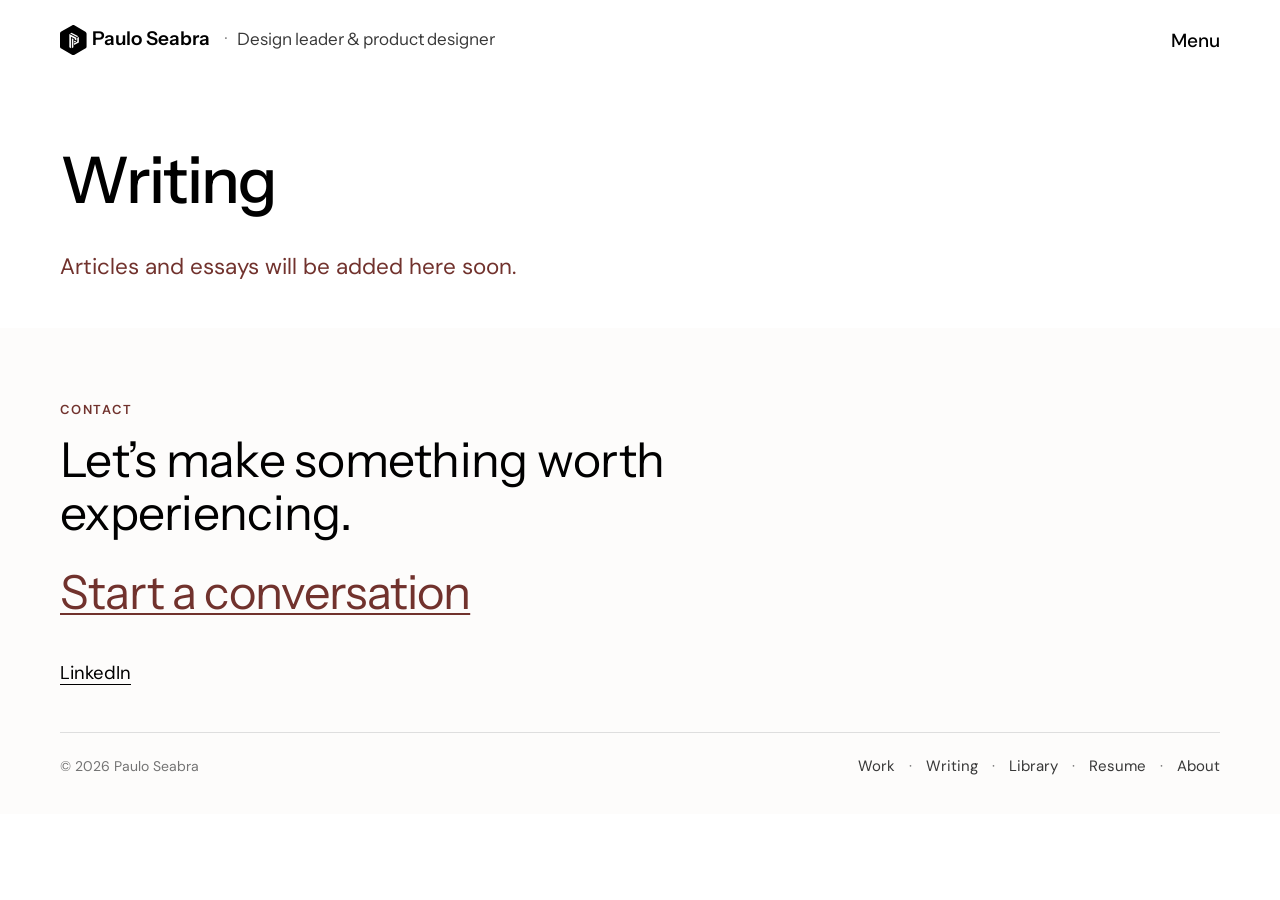
<file: writing.html>
<!doctype html>
<html lang="en">
<head>
<meta charset="utf-8">
<meta name="viewport" content="width=device-width, initial-scale=1">
<link rel="icon" type="image/png" sizes="96x96" href="images/favicon.png">
<title>Writing — Paulo Seabra</title>
<meta name="description" content="Writing by Paulo Seabra.">
<link rel="canonical" href="https://pauloseabra.com/writing.html">
<meta property="og:type" content="website">
<meta property="og:site_name" content="Paulo Seabra">
<meta property="og:title" content="Writing — Paulo Seabra">
<meta property="og:description" content="Writing by Paulo Seabra.">
<meta property="og:url" content="https://pauloseabra.com/writing.html">
<meta property="og:image" content="https://pauloseabra.com/images/social-share-logo.png?v=2">
<meta name="twitter:card" content="summary_large_image">
<link rel="preconnect" href="https://fonts.googleapis.com">
<link rel="preconnect" href="https://fonts.gstatic.com" crossorigin>
<link href="https://fonts.googleapis.com/css2?family=DM+Sans:wght@400..600&family=Instrument+Sans:wght@400..600&display=swap" rel="stylesheet">
<link rel="stylesheet" href="styles.css">
<link rel="stylesheet" href="interior.css">
</head>
<body id="top">
<div class="site-header">
<div class="nav-container">
<div class="brand-lockup"><a class="brand" href="index.html"><svg class="brand-mark" viewBox="237 50 296 334" width="296" height="334" aria-hidden="true" focusable="false">
<path class="brand-mark__outer" fill="#000" d="
    M 379 51
    C 384 49, 391 50, 397 54
    L 520 125
    C 528 130, 533 139, 533 148
    L 533 288
    C 533 299, 528 307, 518 313
    L 399 380
    C 391 385, 379 385, 370 380
    L 251 313
    C 242 308, 237 299, 237 289
    L 237 145
    C 237 136, 242 128, 251 123
    L 370 55
    C 373 53, 376 52, 379 51
    Z"/>
<path fill="#fff" d="M365 136 L441 175 L426 184 L350 145 Z"/>
<path fill="#fff" d="M341 151 L420 192 L420 222 L402 213 L402 202 L359 180 L359 309 L341 299 Z"/>
<path fill="#fff" d="M369 198 L386 207 L386 299 L369 309 Z"/>
<path fill="#fff" d="M429 192 L447 183 L447 246 L394 274 L394 254 L429 236 Z"/>
<path fill="#fff" d="M394 229 L403 224 L418 233 L394 246 Z"/>
</svg><span class="brand-name">Paulo Seabra</span></a><span class="brand-role">Design leader &amp; product designer</span></div>

<button class="menu-toggle" type="button" aria-expanded="false" aria-controls="site-menu"><span class="menu-toggle__label">Menu</span></button>
</div>
</div>
<div class="menu-panel" id="site-menu" role="dialog" aria-modal="true" aria-label="Site menu" inert>
<div class="menu-panel__inner">
<nav class="menu-primary" aria-label="Main"><ul><li><a href="index.html#projects">Work</a></li><li><a href="writing.html" aria-current="page">Writing</a></li><li><a href="library.html">Library</a></li><li><a href="resume.html">Resume</a></li><li><a href="about.html">About</a></li></ul></nav>
<section class="menu-work" aria-labelledby="menu-work-title"><h2 class="menu-eyebrow" id="menu-work-title">Selected work</h2><ul><li><a href="project-pass-id.html">Pass &amp; ID</a></li><li><a href="project-eiendomsmegler-1.html">EiendomsMegler 1</a></li><li><a href="project-vipps.html">Vipps Large Customers</a></li><li><a href="project-mattilsynet.html">Mattilsynet</a></li><li><a href="project-mercell.html">Mercell</a></li></ul></section>
</div>
</div>
<main>
<div class="icontainer">

  <div class="imodule reveal">
    <div class="igrid">
      <header class="masthead">
        <h1 class="about-title">Writing</h1>
        <p class="about-lede">Articles and essays will be added here soon.</p>
      </header>
    </div>
  </div>

</div>
</main>
<footer class="site-footer">
  <div class="site-footer__inner">
      <p class="projects-eyebrow">Contact</p>
      <h2 class="site-footer__cta">Let&rsquo;s make something worth experiencing.</h2>
    <div class="site-footer__cta site-footer__start">
      <button type="button" class="site-footer__toggle" id="contact-toggle" aria-expanded="false" aria-controls="contact-panel">Start a conversation</button>
    </div>
    <div class="site-footer__panel" id="contact-panel" role="region" aria-label="Contact form" inert>
      <div class="site-footer__panel-inner">
        <form class="contact-form" action="https://formspree.io/f/xvzjrdgb" method="POST">
          <div class="contact-form__field">
            <label class="projects-eyebrow contact-form__label" for="contact-name">Name</label>
            <input id="contact-name" name="name" type="text" autocomplete="name" required>
          </div>
          <div class="contact-form__field">
            <label class="projects-eyebrow contact-form__label" for="contact-email">Email</label>
            <input id="contact-email" name="email" type="email" autocomplete="email" required>
          </div>
          <div class="contact-form__field">
            <label class="projects-eyebrow contact-form__label" for="contact-message">Message</label>
            <textarea id="contact-message" name="message" rows="4" required></textarea>
          </div>
          <button type="submit" class="site-footer__button">Send</button>
          <p class="contact-form__status" role="status" aria-live="polite"></p>
        </form>
      </div>
    </div>
    <div class="site-footer__row">
      <a href="https://www.linkedin.com/in/pauloseabra/" rel="me noopener">LinkedIn</a>
    </div>
    <div class="site-footer__meta">
      <span>&copy; 2026 Paulo Seabra</span>
      <nav aria-label="Footer">
        <a href="index.html#projects">Work</a>
        <a href="writing.html">Writing</a>
        <a href="library.html">Library</a>
        <a href="resume.html">Resume</a>
        <a href="about.html">About</a>
      </nav>
    </div>
  </div>
</footer>
<script src="motion.js" defer></script>
<script src="header.js" defer></script>
<script src="menu.js" defer></script>
<script src="contact.js" defer></script>
</body>
</html>
</file>
<file: styles.css>
:root {
  --accent: #d5ff45;
  --accent-soft-1: #e8ff9c;
  --accent-soft-2: #eaf7be;
  --bg: #fafafa;
  --card: #ffffff;
  --text: #000000;
  --muted: #383838;
  --border: #dedede;
  --dark: #000000;
  --page-max-width: 1160px;
  /* One outer grid for the header, the hero and the menu. The page
     gutter is the only thing that changes responsively; the text
     measures inside the hero are set separately and deliberately. */
  --page-gutter: 24px;
  --page-container: min(calc(100% - 2 * var(--page-gutter)), var(--page-max-width));
  /* Fixed size for the header name and the Menu / Close label: identical
     on every page and at every width. Phones override it below. */
  --header-type: 1.1875rem;
  --header-height: 55px;
  /* Visual type roles (TYPE 1 = hero display, frozen — not reassigned). */
  --type-2: clamp(2.25rem, 1.7rem + 2vw, 3rem);
  --type-3: clamp(1.8rem, 1.45rem + 1.4vw, 2.5rem);
  --type-4: clamp(1.2rem, 1.1rem + 0.5vw, 1.55rem);
  --type-5: 1.15rem;
  --type-6: 0.975rem;
  --type-7: 0.8rem;
  --text-primary: #000000;
  --text-secondary: #71322d;
  --cta-text: #383838;
  --radius-card: 16px;
  --font-heading: "Instrument Sans", "Helvetica Neue", Arial, sans-serif;
  --font-body: "DM Sans", system-ui, -apple-system, "Segoe UI", sans-serif;
}

/* Images keep their own proportions, always. width/height attributes are
   for layout stability only and must never stretch the picture. Components
   that need a fixed frame crop with object-fit, they do not distort. */
img,
svg,
video {
  max-width: 100%;
  height: auto;
}

* {
  box-sizing: border-box;
}

html {
  -webkit-text-size-adjust: 100%;
  scroll-behavior: smooth;
}

body {
  margin: 0;
  background: var(--card);
  color: var(--text-primary);
  font-family: var(--font-body);
  line-height: 1.5;
}

main {
  margin: 0;
  padding: 0;
}

/* ---------- Navigation ---------- */

.site-header {
  position: sticky;
  top: 0;
  z-index: 10;
  background: transparent;
  border-bottom: 1px solid transparent;
  transition:
    background-color 200ms ease,
    border-color 200ms ease;
}

/* Protective background once content scrolls underneath the header. */
.site-header.is-scrolled {
  background: rgba(255, 255, 255, 0.88);
  -webkit-backdrop-filter: blur(14px);
  backdrop-filter: blur(14px);
  border-bottom-color: rgba(17, 24, 63, 0.08);
}

.nav-container {
  width: var(--page-container);
  margin-inline: auto;
  /* Shorter band, and deliberately asymmetric: more room above than
     below so the lockup settles toward the lower edge instead of
     floating in the middle of the bar. */
  padding-top: 1.125rem;
  padding-bottom: 0.25rem;
  display: flex;
  align-items: center;
  gap: 1rem;
}

/* The brand line: a link (mark + name) followed by the tagline, which is
   plain text and not part of the link. */
.brand-lockup {
  display: inline-flex;
  /* The name and the descriptor share a baseline so the parts read as one
     horizontal line. The icon opts out and centres instead -- a square
     mark has no meaningful baseline of its own. */
  align-items: baseline;
  gap: 0.35rem;
  font-family: var(--font-heading);
  font-weight: 400;
  font-size: 1.125rem;
  color: var(--text-primary);
  white-space: nowrap;
}

.brand {
  display: inline-flex;
  align-items: baseline;
  gap: 0.35rem;
  color: inherit;
  text-decoration: none;
}

.brand-mark {
  display: block;
  align-self: center;
  /* Whole-pixel height so the mark's edges land on the pixel grid.
     Width follows the SVG's own proportions. */
  height: 30px;
  width: auto;
  flex: none;
  /* Rotated corners may extend a pixel past the mark's box; nothing is clipped. */
  overflow: visible;
}

/* Header mark motion: the black outer shape turns on its own centre. The
   angle is set by header.js: engaging turns it two faces (120 degrees),
   disengaging one face (60 degrees). The outer shape repeats every 60 degrees,
   so every resting position looks the same. The white symbol is a separate,
   static path and never moves. Only with motion allowed. */
@media (prefers-reduced-motion: no-preference) {
  .brand-mark__outer {
    transform-box: fill-box;
    transform-origin: center center;
    transform: rotate(var(--mark-turn, 0deg));
    transition: transform var(--mark-duration, 400ms) cubic-bezier(0.5, 0, 0.7, 0.6);
  }
}

/* Menu control: far right of the header on every width, 44px tap area. */
.menu-toggle {
  margin-left: auto;
  display: inline-flex;
  align-items: center;
  justify-content: flex-end;
  width: 5.5rem;
  min-height: 44px;
  padding: 0.5rem 0 0.5rem 0.75rem;
  border: 0;
  background: none;
  font-family: var(--font-body);
  font-size: var(--header-type);
  font-weight: 500;
  color: var(--text-primary);
  cursor: pointer;
  white-space: nowrap;
  transition: color 0.2s ease;
}

.menu-toggle:hover {
  color: var(--text-secondary);
}

/* ================================================================
   HERO
   Idea: complexity resolves into clarity. Colour and atmosphere
   gather in the upper field — irregular, overlapping, bleeding off
   the top and right edges so no single shape reads as a "blob".
   The type sits low and left in cleared, near-white space.
   One source of truth: .hero-field is the only background system.
   ================================================================ */

.hero {
  position: relative;
  overflow: hidden;
  /* The type is smaller than it was, so the hero is allowed to be
     shorter rather than padded out to hold the old height. */
  min-height: calc(86vh - var(--header-height));
  min-height: calc(86svh - var(--header-height));
  background: var(--card);
}

/* ---------- Atmosphere: overlapping colour fields ----------
   Each field fades to a transparent version of its OWN hue, never to
   `transparent` black, which is what causes grey banding in a fade.
   The bleed box is larger than the hero so every falloff completes
   off-canvas instead of ending on a visible edge. */

.hero-field {
  position: absolute;
  inset: -14% -12% -16% -12%;
  z-index: 0;
  pointer-events: none;
  filter: blur(2px);
  background-color: var(--card);
  background-image:
    /* Final dissolve into the page below — short, so colour survives
       almost to the bottom of the hero. */
    linear-gradient(
      to bottom,
      rgba(255, 255, 255, 0) 88%,
      rgba(255, 255, 255, 0.70) 96%,
      var(--card) 100%
    ),
    /* Clearing — a soft, wide pool of white behind the centred type.
       Slightly left and slightly high of true centre so it never reads
       as a symmetrical halo. */
    radial-gradient(
      ellipse 62% 36% at 46% 54%,
      rgba(255, 255, 255, 0.94) 0%,
      rgba(255, 255, 255, 0.76) 34%,
      rgba(255, 255, 255, 0.38) 62%,
      rgba(255, 255, 255, 0) 86%
    ),
    /* Violet running DOWN the right edge, mostly off-canvas. Keeps the
       colour from reading as a horizontal band across the top. */
    radial-gradient(
      ellipse 28% 72% at 101% 46%,
      rgba(140, 124, 246, 0.52) 0%,
      rgba(140, 124, 246, 0.32) 30%,
      rgba(140, 124, 246, 0.13) 58%,
      rgba(140, 124, 246, 0) 84%
    ),
    /* Blue sweeping along the lower edge, weighted right. This is what
       stops the bottom of the hero emptying out into flat white. */
    radial-gradient(
      ellipse 56% 30% at 74% 102%,
      rgba(112, 130, 246, 0.40) 0%,
      rgba(112, 130, 246, 0.22) 34%,
      rgba(112, 130, 246, 0.08) 62%,
      rgba(112, 130, 246, 0) 86%
    ),
    /* Periwinkle core, off-centre and bleeding off the top. */
    radial-gradient(
      ellipse 64% 44% at 61% -8%,
      rgba(90, 118, 246, 0.56) 0%,
      rgba(90, 118, 246, 0.36) 28%,
      rgba(90, 118, 246, 0.14) 54%,
      rgba(90, 118, 246, 0.04) 74%,
      rgba(90, 118, 246, 0) 90%
    ),
    /* Cyan hugging the top-left corner only, so the middle-left loses
       colour entirely and regains it lower down as warmth. */
    radial-gradient(
      ellipse 40% 34% at 10% 2%,
      rgba(66, 186, 247, 0.50) 0%,
      rgba(66, 186, 247, 0.29) 30%,
      rgba(66, 186, 247, 0.09) 58%,
      rgba(66, 186, 247, 0) 84%
    ),
    /* Warm undertone running up the lower-left — felt rather than seen,
       and the only warmth in the field. */
    radial-gradient(
      ellipse 34% 40% at 1% 78%,
      rgba(235, 190, 164, 0.40) 0%,
      rgba(235, 190, 164, 0.20) 38%,
      rgba(235, 190, 164, 0.05) 66%,
      rgba(235, 190, 164, 0) 86%
    );
}

/* ---------- Grain: stops the field reading as digitally perfect ----------
   One inline SVG turbulence tile, no asset file, barely perceptible. */

.hero-grain {
  position: absolute;
  inset: 0;
  z-index: 0;
  pointer-events: none;
  opacity: 0.042;
  background-image: url("data:image/svg+xml,%3Csvg xmlns='http://www.w3.org/2000/svg' width='170' height='170'%3E%3Cfilter id='g'%3E%3CfeTurbulence type='fractalNoise' baseFrequency='0.9' numOctaves='3' stitchTiles='stitch'/%3E%3C/filter%3E%3Crect width='170' height='170' filter='url(%23g)'/%3E%3C/svg%3E");
  background-size: 170px 170px;
}

/* ---------- Composition: centred, as before ---------- */

.hero-content {
  position: relative;
  z-index: 1;
  width: var(--page-container);
  margin-inline: auto;
  padding-top: calc(clamp(4rem, 39vh, 25rem) - 100px);
  padding-bottom: clamp(5rem, 12vh, 9rem);
  text-align: center;
}

/* Optical centring: lift the whole text group. Desktop lifts most,
   tablet a little, mobile stays at true centre. */
@media (min-width: 1024px) {
  .hero-content {
    top: -48px;
  }
}

@media (min-width: 900px) and (max-width: 1023px) {
  .hero-content {
    top: -24px;
  }
}

/* Hero typography: a refined grotesk, set apart from the rest of the site.
   Headline is the dominant statement; the supporting line is quieter. */
/* The page grid is shared; the text measure is not. Each of these two
   gets the measure that gives it the right number of lines. */
.hero-headline,
.hero-support {
  font-family: var(--font-heading);
  margin-inline: auto;
  text-wrap: balance;
}

.hero-headline {
  margin-top: -12px;
  margin-bottom: 0;
  font-weight: 500;
  /* Genuinely fluid from tablet to desktop: 54px at 701px, 63px at
     1024px, 75px at 1440px, capped at 78px. No step at 1024. */
  font-size: clamp(54px, 34.08px + 2.84vw, 78px);
  line-height: 1.02;
  letter-spacing: -0.03em;
  color: #111111;
  max-width: 940px;
}

.hero-support {
  margin-top: clamp(18px, 1rem + 0.9vw, 32px);
  font-weight: 400;
  /* Secondary by a clear margin: 21px on a phone, 27px at 1024px,
     31px at 1440px. One formula for every width. */
  font-size: clamp(21px, 17.15px + 0.96vw, 32px);
  line-height: 1.18;
  letter-spacing: -0.012em;
  color: #743832;
  max-width: 1000px;
}

/* Role follows the name in the top-left brand. Hidden when the header
   has no room for it. */
.brand-name {
  font-size: var(--header-type);
  font-weight: 600;
}

.brand-role {
  display: none;
  font-size: 1.0625rem;
  font-weight: 400;
}

@media (min-width: 1024px) {
  .brand-role {
    display: inline;
    color: var(--muted);
  }
  .brand-role::before {
    content: "\00b7";
    margin: 0 0.6rem;
    opacity: 0.55;
  }
}


a:focus-visible,
button:focus-visible,
summary:focus-visible {
  /* Near-black ring: strong contrast on white, cream and blue fields. */
  outline: 3px solid var(--text-primary);
  outline-offset: 3px;
}

@media (max-width: 899px) {
  :root {
    --header-height: 68px;
  }
  /* Narrower viewport: pull the colour fields in so they still gather
     above the type instead of sitting behind it. */
  .hero-field {
    inset: -16% -22% -18% -22%;
  }
  .hero-content {
    padding-top: calc(clamp(4rem, 39vh, 25rem) - 200px);
  }
}

@media (max-width: 700px) {
  :root {
    /* The one value that moves the shared outer grid on a phone. */
    --page-gutter: 20px;
  }
  /* Tall narrow field: widen the bleed so the ellipses stay elliptical
     and the clearing still reaches the type. */
  .hero-field {
    inset: -10% -55% -14% -55%;
  }
  .brand-mark {
    height: 26px;
  }
}

/* Very narrow phones: tighten header spacing so brand, CTA and Menu fit. */
@media (max-width: 360px) {
  .nav-container {
    gap: 0.5rem;
  }
}

@media (max-width: 700px) {
  /* Phone first impression: the opening holds most of the screen but no
     longer all of it, so Selected Work begins to show without the hero
     feeling hurried. 90svh -> 82svh is about a 10% shorter hero.
     The type block is centred in the field rather than pushed down by a
     fixed top padding, so it holds its position whether the headline
     runs to four lines or five and whatever the phone's height. */
  .hero {
    min-height: calc(82vh - var(--header-height));
    min-height: calc(82svh - var(--header-height));
    display: flex;
    flex-direction: column;
    justify-content: center;
  }
  /* 24px of guaranteed clearance above, 42px below. The 18px difference,
     plus the headline's -12px optical top margin, lifts the block 30px
     off geometric centre so it does not read as having sunk. That holds
     at roughly 46:54 above:below at every phone size. */
  .hero-content {
    padding-top: 24px;
    padding-bottom: 42px;
  }
  /* The paragraph's inherited bottom margin would otherwise add an
     invisible ~21px to the lower half and skew the centring. */
  .hero-support {
    margin-bottom: 0;
  }
  .hero-headline,
  .hero-support {
    max-width: none;
  }
  /* Phone band. It meets the tablet formula exactly at 700px (54px),
     so the scale is continuous across the breakpoint. */
  .hero-headline {
    font-size: clamp(39px, 21.26px + 4.68vw, 54px);
  }
}

@media (prefers-reduced-motion: reduce) {
  .site-header {
    transition: none;
  }
  html {
    scroll-behavior: auto;
  }
  .brand,
  .menu-toggle {
    transition: none;
  }
}

/* ---------- Motion: quiet block reveal (Linear-like) ---------- */

:root {
  --reveal-y: 18px;
  --reveal-blur: 0px; /* blur removed; movement and fade kept */
  --reveal-duration: 320ms;
  --reveal-opacity-duration: 190ms;
  --reveal-ease: cubic-bezier(.42, 0, .84, .58);
  --reveal-opacity-ease: cubic-bezier(.2, .6, .2, 1);
}

/* Base: fully visible with transition behavior attached.
   The hidden state below wins by specificity, and applies ONLY once
   JS confirms the observer system is running (progressive enhancement). */
.reveal {
  opacity: 1;
  transform: none;
  filter: none;
  transition:
    opacity var(--reveal-opacity-duration) var(--reveal-opacity-ease),
    transform var(--reveal-duration) var(--reveal-ease),
    filter var(--reveal-duration) var(--reveal-ease);
  transition-delay: var(--reveal-delay, 0ms);
}

html.motion-ready .reveal:not(.is-visible) {
  opacity: 0;
  transform: translate3d(0, var(--reveal-y), 0);
  filter: blur(var(--reveal-blur));
  will-change: transform, opacity, filter;
}

.reveal.is-visible {
  opacity: 1;
  transform: translate3d(0, 0, 0);
  filter: blur(0);
}

.reveal-delay-35 {
  --reveal-delay: 35ms;
}

.reveal-delay-75 {
  --reveal-delay: 75ms;
}

/* ---------- Hero copy choreography: A starts, B catches up,
   both settle together. Triggered once via .hero-content.is-visible. */

.hero-content {
  --hero-a-duration: 500ms;
  --hero-b-delay: 80ms;
  --hero-b-duration: 420ms;
  --hero-motion-ease: cubic-bezier(.32, .02, .38, 1);
  --hero-opacity-ease: cubic-bezier(.2, .6, .2, 1);
}

html.motion-ready .hero-content:not(.is-visible) .hero-headline {
  opacity: 0;
  transform: translate3d(0, 16px, 0);
  filter: blur(4.5px);
  will-change: transform, opacity, filter;
}

html.motion-ready .hero-content:not(.is-visible) .hero-support {
  opacity: 0;
  transform: translate3d(0, 14px, 0);
  filter: blur(4px);
  will-change: transform, opacity, filter;
}


.hero-content.is-visible .hero-headline {
  opacity: 1;
  transform: translate3d(0, 0, 0);
  filter: blur(0);
  transition:
    opacity 290ms var(--hero-opacity-ease),
    transform var(--hero-a-duration) var(--hero-motion-ease),
    filter var(--hero-a-duration) var(--hero-motion-ease);
}

.hero-content.is-visible .hero-support {
  opacity: 1;
  transform: translate3d(0, 0, 0);
  filter: blur(0);
  transition:
    opacity 250ms var(--hero-opacity-ease) var(--hero-b-delay),
    transform var(--hero-b-duration) var(--hero-motion-ease) var(--hero-b-delay),
    filter var(--hero-b-duration) var(--hero-motion-ease) var(--hero-b-delay);
}


@media (max-width: 899px) {
  :root {
    --reveal-y: 16px;
    --reveal-blur: 0px;
    --reveal-duration: 300ms;
  }
  html.motion-ready .hero-content:not(.is-visible) .hero-headline {
    transform: translate3d(0, 14px, 0);
  }
  html.motion-ready .hero-content:not(.is-visible) .hero-support {
    transform: translate3d(0, 12px, 0);
  }
}

@media (max-width: 700px) {
  :root {
    --reveal-y: 12px;
    --reveal-blur: 0px;
    --reveal-duration: 270ms;
    --reveal-opacity-duration: 160ms;
  }
  html.motion-ready .hero-content:not(.is-visible) .hero-headline {
    transform: translate3d(0, 12px, 0);
  }
  html.motion-ready .hero-content:not(.is-visible) .hero-support {
    transform: translate3d(0, 10px, 0);
  }
}

@media (prefers-reduced-motion: reduce) {
  .reveal,
  html.motion-ready .reveal:not(.is-visible),
  html.motion-ready .hero-content:not(.is-visible) .hero-headline,
  html.motion-ready .hero-content:not(.is-visible) .hero-support {
    opacity: 1;
    transform: none;
    filter: none;
    transition: none;
    will-change: auto;
  }
}

/* ---------- Projects: editorial bento grid ---------- */

:root {
  /* These are the hero field's hues. The card and feature washes derive
     from them so every colour surface on the page is the same palette. */
  --hero-cyan: #42baf7;
  --hero-blue: #5a76f6;
  --hero-violet: #8c7cf6;
  --hero-warm: #ebbea4;
  --card-ink: #11183f;
  --projects-gap: 24px;
  /* Desktop Selected Work: the single visual-frame height, as a share of
     the grid width. Both cards in a row use it, whatever their column. */
  --frame-height: 34cqw;
  scroll-padding-top: 6rem;
}

.projects {
  background: var(--card);
  padding: clamp(4rem, 9vh, 7.5rem) 0;
}

.projects-inner {
  width: min(calc(100% - 48px), var(--page-max-width));
  margin-inline: auto;
}

.projects-head {
  margin-bottom: clamp(2.5rem, 6vh, 4rem);
}

.projects-eyebrow {
  margin: 0 0 0.6rem 0;
  font-size: 0.8125rem;
  font-weight: 600;
  letter-spacing: 0.14em;
  text-transform: uppercase;
  color: var(--text-secondary);
}

/* Phone: case and homepage eyebrows keep their phone size (12.8 px). */
@media (max-width: 700px) {
  .projects-eyebrow {
    font-size: 0.8rem;
  }
}

.projects-title {
  margin: 0;
  font-family: var(--font-heading);
  font-weight: 400;
  font-size: var(--type-2);
  line-height: 1.1;
  letter-spacing: -0.015em;
  color: var(--text-primary);
}

.projects-grid {
  display: grid;
  grid-template-columns: repeat(12, 1fr);
  column-gap: var(--projects-gap);
  row-gap: 64px;
}

.project-row {
  display: contents;
}

/* Project index item: image frame first, title and metadata below it on
   the page. The frame carries the clipped image and its radius. */
.project-card {
  position: relative;
  display: flex;
  flex-direction: column;
  color: var(--text-primary);
  text-decoration: none;
}

.project-card__frame {
  position: relative;
  flex: none;
  overflow: hidden;
  /* Mobile default: full-width landscape frame. Desktop and tablet set a
     fixed height below so every card in a row shares one image height. */
  aspect-ratio: 3 / 2;
  border: 0;
  outline: none;
  box-shadow: none;
  border-radius: var(--radius-card);
}

.project-card__image {
  position: absolute;
  inset: 0;
  width: 100%;
  height: 100%;
  object-fit: cover;
  transform: scale(1);
}

@media (hover: hover) {
  .project-card__image {
    transition: transform 600ms ease;
  }
  a.project-card:hover .project-card__image {
    transform: scale(1.035);
  }
}

/* Card-image system. The uploaded image stays the dominant layer; these
   two layers add a quiet atmosphere shared with the hero.
   --card-overlay-strength (default 1) scales the colour wash for a card
   that needs more or less. Keep it between about 0.6 and 1.2.
   The colour is never changed per card, only its strength. */
.project-card__wash {
  position: absolute;
  inset: 0;
  pointer-events: none;
  /* Same arrangement as the hero field at roughly half strength:
     cyan top-left, periwinkle across the top, violet down the right
     edge, warm low-left. Broad, percentage-positioned fields so they
     keep their character on narrow cards. */
  background:
    radial-gradient(ellipse 60% 55% at 6% 94%,
      color-mix(in srgb, var(--hero-warm) calc(4% * var(--card-overlay-strength, 1)), transparent),
      color-mix(in srgb, var(--hero-warm) 0%, transparent) 72%),
    radial-gradient(ellipse 45% 85% at 100% 55%,
      color-mix(in srgb, var(--hero-violet) calc(3.5% * var(--card-overlay-strength, 1)), transparent),
      color-mix(in srgb, var(--hero-violet) 0%, transparent) 78%),
    radial-gradient(ellipse 80% 55% at 58% -10%,
      color-mix(in srgb, var(--hero-blue) calc(3% * var(--card-overlay-strength, 1)), transparent),
      color-mix(in srgb, var(--hero-blue) 0%, transparent) 80%),
    radial-gradient(ellipse 55% 45% at 2% 0%,
      color-mix(in srgb, var(--hero-cyan) calc(3% * var(--card-overlay-strength, 1)), transparent),
      color-mix(in srgb, var(--hero-cyan) 0%, transparent) 76%);
}

/* Grain: the same inline turbulence tile as the hero, very low opacity. */
.project-card__wash::after {
  content: "";
  position: absolute;
  inset: 0;
  opacity: 0.035;
  background-image: url("data:image/svg+xml,%3Csvg xmlns='http://www.w3.org/2000/svg' width='170' height='170'%3E%3Cfilter id='g'%3E%3CfeTurbulence type='fractalNoise' baseFrequency='0.9' numOctaves='3' stitchTiles='stitch'/%3E%3C/filter%3E%3Crect width='170' height='170' filter='url(%23g)'/%3E%3C/svg%3E");
  background-size: 170px 170px;
}

/* Caption: sits outside the image, aligned exactly to its left edge.
   Image -> title: 16px. Title -> metadata: 7px. */
.project-card__text {
  display: block;
  padding-top: 16px;
}

.project-card__title {
  display: block;
  margin: 0;
  font-family: var(--font-heading);
  font-weight: 500;
  /* Mobile 22-25px */
  font-size: clamp(1.375rem, 1.3rem + 0.4vw, 1.5625rem);
  line-height: 1.08;
  letter-spacing: -0.015em;
  color: var(--text-primary);
  text-wrap: pretty;
}

.project-card__meta {
  display: block;
  margin-top: 8px;
  font-size: 1.0625rem;
  font-weight: 500;
  line-height: 1.35;
  color: #1f1f1f;
}

@media (min-width: 701px) {
  .projects-grid {
    row-gap: 60px;
  }
  /* Tablet 24-27px, metadata 15-16px */
  .project-card__title {
    font-size: clamp(1.5rem, 1.45rem + 0.3vw, 1.6875rem);
  }
  .project-card__meta {
    font-size: 1rem;
  }
  /* Same image height for every card in a row. */
  .project-card__frame {
    aspect-ratio: auto;
    height: clamp(260px, 36vw, 340px);
  }
}

/* Desktop Selected Work only: narrower composition with more outer
   whitespace, a calmer caption, and more air between project rows.
   Phone and tablet are untouched (this block is desktop-only). */
@media (min-width: 1024px) {
  .projects {
    padding-block: clamp(6rem, 12vh, 10rem);
  }
  .projects-inner {
    width: min(calc(100% - 2 * clamp(48px, 8vw, 140px)), 940px);
  }
  .projects-grid {
    display: flex;
    flex-direction: column;
    gap: 68px;
    /* Makes the grid a size container so one frame height can be
       expressed as a share of the grid width (see --frame-height). */
    container-type: inline-size;
  }
  .project-row {
    display: grid;
    grid-template-columns: minmax(0, 1.1fr) minmax(0, 0.9fr);
    column-gap: 56px;
    align-items: start;
  }
  .project-row--reverse {
    grid-template-columns: minmax(0, 0.9fr) minmax(0, 1.1fr);
  }
  /* The rule of this grid: columns differ in width, visual frames never
     differ in height. One height, measured against the grid itself, so
     both frames in a row are identical and every title starts on the
     same line. The wider card simply gets a wider crop. */
  .project-card__frame {
    aspect-ratio: auto;
    height: var(--frame-height);
  }
  .project-card__text {
    padding-top: 14px;
  }
  .project-card__title {
    font-size: 1.1875rem;
    line-height: 1.1;
  }
  .project-card__meta {
    margin-top: 6px;
    font-size: 0.9375rem;
  }
}

/* Tablet spans only; desktop replaces the row with its own two-column
   grid above. Every row is one wide card beside one narrow card, which
   is the same 55/45 rhythm the desktop grid uses. */
.project-card--wide { grid-column: span 7; }
.project-card--narrow { grid-column: span 5; }

@media (min-width: 1024px) {
  .project-card--wide,
  .project-card--narrow {
    grid-column: auto;
  }
}

@media (max-width: 700px) {
  .projects {
    padding-top: 3.5rem;
  }
  .projects-inner {
    width: min(calc(100% - 40px), var(--page-max-width));
  }
  .projects-grid {
    grid-template-columns: 1fr;
    row-gap: 68px;
  }
  /* Eyebrow, heading and first card drawn a little closer together, so
     the introduction reads as one unit before the work begins.
     Scoped to .projects-head: the same eyebrow class is used by the
     footer and the Approach section, which are not in scope. */
  .projects-head .projects-eyebrow {
    margin-bottom: 0.45rem;
  }
  .projects-head {
    margin-bottom: 2.375rem;
  }
  .project-card__title {
    font-size: clamp(1.625rem, 1.55rem + 0.4vw, 1.8125rem);
    line-height: 1.08;
  }
  .project-card__meta {
    margin-top: 8px;
    font-size: 1.09375rem;
    font-weight: 500;
    line-height: 1.35;
    color: #1f1f1f;
  }
  .project-card--wide,
  .project-card--narrow {
    grid-column: 1 / -1;
  }
  .project-card__text {
    padding-top: 18px;
  }
}

@media (prefers-reduced-motion: reduce) {
  .project-card__image {
    transition: none;
  }
  a.project-card:hover .project-card__image {
    transform: none;
  }
}

/* ---------- About ---------- */

.about {
  background: var(--card);
  padding: clamp(4rem, 10vh, 8rem) 0 clamp(5rem, 12vh, 9rem);
}

/* Intro composition: text (about 60%) and portrait (about 40%) share one
   top line, so the portrait sits level with the headline. */
.about-intro {
  display: grid;
  /* Text about 64% of the width, portrait about 30%, the rest is gutter. */
  grid-template-columns: 64% 30%;
  justify-content: space-between;
  align-items: start;
}

/* Portrait is a secondary element: about 290px on desktop, down from 340px. */
.about-intro .portrait {
  grid-column: auto;
  width: 100%;
}

.about-intro .portrait img {
  max-width: 320px;
}

.about-title {
  margin: 0 0 clamp(1.5rem, 4vh, 2.5rem) 0;
  font-family: var(--font-heading);
  font-weight: 500;
  font-size: clamp(2.75rem, 2.1rem + 2.4vw, 4.25rem);
  line-height: 1.02;
  letter-spacing: -0.025em;
  color: var(--text-primary);
  max-width: 15em;
}

.about-lede {
  margin: 0;
  font-size: clamp(1.15rem, 1.05rem + 0.6vw, 1.4rem);
  line-height: 1.5;
  color: var(--text-secondary);
  max-width: 44ch;
}

/* Stacked composition (phone and portrait tablet): label, headline,
   intro, CTA, portrait, then the story, with no dead space between. */
@media (max-width: 899px) {
  .about-intro {
    grid-template-columns: 1fr;
  }
  .about-intro .portrait {
    margin-top: clamp(2.25rem, 6vh, 3rem);
  }
  .about-title {
    font-size: clamp(2.625rem, 2.5rem + 0.6vw, 3rem);
  }
  .about-lede {
    font-size: clamp(1.375rem, 1.3rem + 0.3vw, 1.625rem);
    max-width: 30ch;
  }
}

/* Phone: portrait centred in the content area, with the story following
   after a deliberate gap. */
@media (max-width: 700px) {
  .about-intro .portrait {
    margin: 72px 0 80px 0;
  }
  .about-intro .portrait img {
    width: min(57vw, 270px);
    max-width: none;
    margin-inline: auto;
  }
}

/* ---------- Index: quiet editorial echo of the menu, before Contact ----------
   Four destinations, right-aligned on desktop, in the menu's typeface and
   weight logic at roughly half its size. Thin rules between rows. Hover and
   focus change colour only; nothing moves. */

.index {
  /* Editorial chapter break after Selected Work. */
  padding-top: 4.5rem;
  /* Space before the footer's tinted band, so the last rule does not sit on it. */
  padding-bottom: clamp(3rem, 7vh, 5rem);
}

.index__inner {
  --index-row-pad: clamp(0.75rem, 1.5vh, 1.125rem);
  width: var(--page-container);
  margin-inline: auto;
  display: grid;
  grid-template-columns: repeat(12, minmax(0, 1fr));
  column-gap: var(--projects-gap);
  /* Label and first row share a baseline, so "Index" lines up with the first link. */
  align-items: baseline;
}

.index__label {
  grid-column: 1 / span 3;
  margin: 0;
  font-family: var(--font-heading);
  font-weight: 500;
  font-size: 1.25rem;
  line-height: 1.2;
  letter-spacing: -0.01em;
  color: var(--text-secondary);
}

.index__nav {
  grid-column: 4 / -1;
}

.index__list {
  list-style: none;
  margin: 0;
  padding: 0;
  border-top: 1px solid var(--border);
}

.index__list li {
  border-bottom: 1px solid var(--border);
}

.index__link {
  display: block;
  padding: var(--index-row-pad) 0;
  font-family: var(--font-heading);
  font-weight: 500;
  font-size: clamp(2.25rem, 1.4rem + 2.5vw, 3.875rem);
  line-height: 0.95;
  letter-spacing: -0.03em;
  text-align: left;
  color: var(--text-primary);
  text-decoration: none;
}

/* Hover mirrors the menu: brown text with the same thin underline. */
@media (hover: hover) {
  .index__link:hover {
    color: var(--text-secondary);
    text-decoration: underline;
    text-decoration-thickness: 0.05em;
    text-underline-offset: 0.09em;
  }
}

/* Phone: label above, rows stacked full width and left-aligned like the
   mobile menu, with a generous tap area per row. */
@media (max-width: 700px) {
  .index {
    padding-top: 2rem;
  }
  .index__inner {
    grid-template-columns: minmax(0, 1fr);
    row-gap: 1.25rem;
  }
  .index__label,
  .index__nav {
    grid-column: 1;
  }
  .index__link {
    padding: 0.85rem 0;
    text-align: left;
    font-size: clamp(1.625rem, 1.2rem + 2.2vw, 1.875rem);
    line-height: 1.1;
  }
}

/* ================================================================
   SITE MENU
   Closed: brand and Menu only. Open: a full-screen typographic statement
   that uses the hero's type. Scale, weight and placement carry it; hover
   changes colour only.
   ================================================================ */

html.menu-open {
  overflow: hidden;
}

html.menu-open .site-header {
  z-index: 40;
  background: transparent;
  border-bottom-color: transparent;
  -webkit-backdrop-filter: none;
  backdrop-filter: none;
}

.menu-panel {
  position: fixed;
  inset: 0;
  z-index: 30;
  overflow-y: auto;
  opacity: 0;
  visibility: hidden;
  /* Same atmosphere as the hero, held pale. */
  background:
    radial-gradient(ellipse 60% 50% at 0% 0%,
      color-mix(in srgb, var(--hero-cyan) 24%, transparent), transparent 70%),
    radial-gradient(ellipse 55% 60% at 100% 35%,
      color-mix(in srgb, var(--hero-violet) 28%, transparent), transparent 72%),
    radial-gradient(ellipse 60% 45% at 0% 100%,
      color-mix(in srgb, var(--hero-warm) 34%, transparent), transparent 72%),
    radial-gradient(ellipse 50% 40% at 70% 100%,
      color-mix(in srgb, var(--hero-blue) 18%, transparent), transparent 70%),
    var(--card);
  transition: opacity 320ms ease, visibility 0s linear 320ms;
}

/* The panel receives focus when it opens so that no link is left looking
   selected. It is a container, not a control, so it draws no ring of its
   own -- the first Tab moves to a real link, which does. */
.menu-panel:focus {
  outline: none;
}

.menu-panel.is-open {
  opacity: 1;
  visibility: visible;
  transition: opacity 320ms ease, visibility 0s;
}

/* Same outer grid as the header and the hero. */
.menu-panel__inner {
  box-sizing: border-box;
  min-height: 100%;
  width: var(--page-container);
  margin-inline: auto;
  padding: calc(var(--header-height) + clamp(2.5rem, 8vh, 5rem)) 0 clamp(2rem, 6vh, 3.5rem);
  display: grid;
  grid-template-columns: repeat(12, minmax(0, 1fr));
  column-gap: var(--projects-gap);
  grid-template-rows: 1fr;
}

.menu-primary ul,
.menu-work ul {
  list-style: none;
  margin: 0;
  padding: 0;
}

/* Primary navigation: set right-aligned against the right edge of the grid. */
.menu-primary {
  grid-column: 5 / -1;
  grid-row: 1;
  align-self: center;
  justify-self: end;
  text-align: right;
}

.menu-primary a {
  display: inline-block;
  font-family: var(--font-heading);
  font-weight: 600;
  /* Fluid from tablet to desktop: 69px at 701px, 79px at 1024px,
     92px at 1440px, capped at 98px. The menu stays about a quarter
     larger than the hero headline at every width. */
  font-size: clamp(68px, 47px + 3.125vw, 98px);
  line-height: 0.95;
  letter-spacing: -0.03em;
  color: var(--text-primary);
  text-decoration: none;
}

/* CURRENT PAGE: the brown accent plus a permanent rule under the word.
   Two signals, so it does not depend on colour alone and cannot be
   confused with a link that merely happens to be hovered or focused. */
.menu-primary a[aria-current="page"] {
  color: var(--text-secondary);
  text-decoration: underline;
  text-decoration-thickness: 0.05em;
  text-underline-offset: 0.09em;
}

/* Selected work: secondary, bottom left, away from the primary links.
   Five columns, not four: at 1024px four columns forced "Vipps Commerce
   Platform" onto two lines. The negative space in the middle stays
   generous at every desktop width. */
.menu-work {
  grid-column: 1 / span 5;
  grid-row: 1;
  align-self: end;
}

.menu-eyebrow {
  margin: 0 0 0.9rem 0;
  font-family: var(--font-body);
  font-size: 0.8125rem;
  font-weight: 600;
  letter-spacing: 0.14em;
  text-transform: uppercase;
  color: var(--text-secondary);
}

/* Phone: the Selected work label keeps its phone size (15 px). */
@media (max-width: 700px) {
  .menu-eyebrow {
    font-size: 0.9375rem;
  }
}

.menu-work li + li {
  margin-top: 0.2rem;
}

.menu-work a {
  font-family: var(--font-heading);
  font-weight: 400;
  font-size: clamp(1.375rem, 1.3rem + 0.3vw, 1.5rem);
  line-height: 1.1;
  color: var(--text-primary);
  text-decoration: none;
}

/* Desktop: the overlay fills the viewport. Primary navigation and Selected
   Work share one row. The bottom safe area keeps the approved positions: it
   is the band the old contact strip occupied (its bottom padding, the row gap
   and the strip itself), so the navigation stays where it was and Selected
   Work clears the viewport edge. */
@media (min-width: 701px) {
  .menu-panel__inner {
    min-height: 100vh;
    min-height: 100dvh;
    grid-template-rows: 1fr;
    padding-bottom: calc(clamp(2rem, 6vh, 3.5rem) + clamp(2rem, 6vh, 4rem) + 2.7rem);
  }
}

/* HOVER: the same rule, but in the link's own colour and never brown,
   so hovering can never be read as "this is the page I am on".
   Nothing moves, scales or reflows. */
@media (hover: hover) {
  .menu-panel a:hover {
    text-decoration: underline;
    text-decoration-thickness: 0.05em;
    text-underline-offset: 0.09em;
  }
}

/* KEYBOARD FOCUS: handled by the global outline ring alone. There is
   deliberately no colour or underline change here, so focus can never
   imitate the current page. Opening the menu moves focus to the panel
   itself (see menu.js), not onto the first link. */

/* Phone: the same confidence, set large on the left edge. */
@media (max-width: 700px) {
  .menu-panel__inner {
    padding-top: calc(var(--header-height) + 2.5rem);
    grid-template-columns: 1fr;
    grid-template-rows: auto;
    /* Stack from the top: no spare height is shared between the rows, so no
       empty space opens between navigation and Selected Work. */
    align-content: start;
    row-gap: 0;
  }

  .menu-primary,
  .menu-work {
    grid-column: 1;
    grid-row: auto;
  }

  .menu-primary {
    align-self: start;
    justify-self: end;
    text-align: right;
  }

  .menu-primary a {
    display: block;
    /* Meets the formula above at 700px, so there is no step there. */
    font-size: clamp(46px, 18.32px + 7.23vw, 69px);
    line-height: 1;
    padding: 0.15rem 0;
  }

  .menu-work {
    align-self: start;
    margin: clamp(2.5rem, 7vh, 3.5rem) 0 0 0;
  }

  .menu-work a {
    display: block;
    min-height: 44px;
    padding: 0.5rem 0;
    font-size: clamp(1.3125rem, 1.25rem + 0.4vw, 1.4375rem);
  }

}

@media (prefers-reduced-motion: reduce) {
  .menu-panel {
    transition: none;
  }
}
</file>
<file: interior.css>
/* ================================================================
   Interior design system — editorial content modules for Info,
   Library, Resume, About and Project pages.
   Inherits tokens from styles.css (grid, type, palette, radius).
   Homepage stays expressive; interiors stay readable.
   ================================================================ */

/* ---------- Shell: shared container + 12-column editorial grid ---------- */

.icontainer {
  width: min(calc(100% - 48px), var(--page-max-width));
  margin-inline: auto;
}

.igrid {
  display: grid;
  grid-template-columns: repeat(12, 1fr);
  gap: var(--projects-gap);
}

/* Vertical rhythm between modules on a page. */
.imodule {
  margin: 0;
  padding: clamp(2rem, 5vh, 3.5rem) 0;
}

.imodule:first-child,
.about--lead {
  padding-top: clamp(3.5rem, 9vh, 6.5rem);
}

/* ---------- 1. Page masthead ---------- */

.masthead__title {
  grid-column: 1 / -1;
  margin: 0;
  font-family: var(--font-heading);
  font-weight: 400;
  /* Section-heading scale: clearly below the hero headline. */
  font-size: clamp(2.25rem, 1.6rem + 2.8vw, 3.5rem);
  line-height: 1.06;
  letter-spacing: -0.02em;
  color: var(--text-primary);
  max-width: 24ch;
}

/* Shared masthead wrapper: places the eyebrow, title and dek (About's
   classes) across the full page grid. Used by Library and Writing. */
.masthead {
  grid-column: 1 / -1;
}

/* Pass & ID masthead: a taller, denser title block rather than a wide
   three-line heading. Scoped to this page through its own modifier, so the
   standard masthead on other interior pages is untouched. Weight comes from
   the existing family (600 is inside its range), not from emphasis. */
.masthead__title--editorial {
  font-size: clamp(2.75rem, 1.7rem + 3.1vw, 4.625rem);
  font-weight: 560;
  line-height: 0.98;
  letter-spacing: -0.03em;
  max-width: 9em;
}

@media (max-width: 700px) {
  .masthead__title--editorial {
    font-size: clamp(3rem, 2.2rem + 3.5vw, 3.25rem);
  }
}

/* ---------- Customer journey map ----------
   A typography-led service map. The labels are real HTML text, with no
   drawn lines. Desktop: three stages in one row, with full titles and item
   lists. Phones (700px and below): three narrow columns, short titles, no
   item lists.
   Colour: black titles, muted labels, burgundy eyebrows. */

.journey-map {
  grid-column: 1 / -1;
  margin: 4rem 0 0;
  padding: 0;
}

.journey-map__title {
  margin: 0 0 clamp(2.5rem, 5vw, 3.75rem);
  font-family: var(--font-heading);
  font-weight: 400;
  font-size: var(--type-2);
  line-height: 1.1;
  letter-spacing: -0.015em;
  color: var(--text-primary);
}

.journey-map__stages {
  --journey-gap: clamp(2rem, 4vw, 3.5rem);
  display: grid;
  grid-template-columns: repeat(3, minmax(0, 1fr));
  gap: var(--journey-gap);
  margin: 0;
  padding: 0;
  list-style: none;
}

.journey-map__stage {
  padding-top: 1.5rem;
}

.journey-map__index {
  margin: 0 0 0.9rem;
  font-family: var(--font-body);
  font-size: 0.8125rem;
  font-weight: 600;
  letter-spacing: 0.14em;
  text-transform: uppercase;
  font-variant-numeric: tabular-nums;
  color: var(--text-secondary);
}

.journey-map__stage-title {
  margin: 0 0 1.25rem;
  font-family: var(--font-heading);
  font-weight: 400;
  font-size: clamp(1.5rem, 1.3rem + 0.9vw, 1.9rem);
  line-height: 1.15;
  letter-spacing: -0.015em;
  color: var(--text-primary);
}

/* Short stage titles are shown on phones only (see the phone rules below). */
.journey-map__stage-short {
  display: none;
}

.journey-map__items {
  display: grid;
  gap: 0.7rem;
  margin: 0;
  padding: 0;
  list-style: none;
}

.journey-map__items li {
  font-size: 1rem;
  line-height: 1.5;
  color: var(--muted);
  text-wrap: pretty;
}

.journey-map__note {
  max-width: 60ch;
  margin: 2.5rem 0 0;
  font-size: 0.9375rem;
  line-height: 1.5;
  color: var(--muted);
}

@media (max-width: 700px) {
  .journey-map {
    margin-top: 2.5rem;
  }
  .journey-map__title {
    margin-bottom: 2.25rem;
  }
  .journey-map__stages {
    grid-template-columns: repeat(3, minmax(0, 1fr));
    gap: 1.5rem;
  }
  .journey-map__stage {
    padding-top: 0;
  }
  /* Phone: short stage titles, and no item lists under the stages. */
  .journey-map__stage-full {
    display: none;
  }
  .journey-map__stage-short {
    display: inline;
  }
  .journey-map__items {
    display: none;
  }
  /* Phone: the journey numbers keep their phone size (15 px). */
  .journey-map__index {
    font-size: 0.9375rem;
  }
}

/* ---------- 2. Deck / introductory text ---------- */

.deck {
  grid-column: 1 / span 8;
  margin: 0;
  font-size: clamp(1.2rem, 1.1rem + 0.6vw, 1.45rem);
  line-height: 1.5;
  letter-spacing: -0.005em;
  color: var(--text-secondary);
  max-width: 42ch;
}

/* Pass & ID masthead and standfirst. The eyebrow, title and dek are set
   here; their desktop axis is defined with the narrative below. */
.project-masthead__dek {
  margin-top: 1.5rem;
  font-size: clamp(1.25rem, 1.1rem + 0.4vw, 1.375rem);
  max-width: 40ch;
}

@media (max-width: 700px) {
  .project-masthead__dek {
    font-size: 1.375rem;
  }
}

/* Pass & ID: a clear pause between the masthead and the first piece of
   evidence. The visual keeps its wide, full-grid width. */
.media.project-evidence {
  margin-top: 4rem;
}

@media (max-width: 700px) {
  .media.project-evidence {
    margin-top: 2.5rem;
  }
}

/* Vipps: phone screen captures. The desktop image keeps the standard wide
   frame. On phones the frame takes the mobile image's own 4:5 shape, so the
   whole screen is shown instead of a cropped strip. */
@media (max-width: 700px) {
  .media.project-screens {
    aspect-ratio: 4 / 5;
  }
}

/* ---------- 3. Metadata row ---------- */

.meta-row {
  grid-column: 1 / -1;
  display: flex;
  flex-wrap: wrap;
  gap: 12px clamp(2rem, 5vw, 4.5rem);
  margin: 0;
  padding: clamp(1.25rem, 3vh, 2rem) 0;
  border-top: 1px solid var(--border);
  border-bottom: 1px solid var(--border);
}

.meta-row__item {
  margin: 0;
  min-width: 120px;
}

.meta-row__label {
  margin: 0 0 0.35rem 0;
  font-size: 0.8125rem;
  font-weight: 600;
  letter-spacing: 0.14em;
  text-transform: uppercase;
  color: var(--muted);
}

.meta-row__value {
  margin: 0;
  font-size: 1rem;
  line-height: 1.45;
  color: var(--text-primary);
}

/* Project facts: one quiet line of orientation under the imagery. Unboxed,
   no labels; the scope and context emerge through the case study itself. */
.project-facts {
  grid-column: 1 / -1;
  margin: 1.25rem 0 0 0;
  font-size: 1rem;
  line-height: 1.45;
  color: var(--muted);
}

/* Pass & ID: one off-centre editorial axis on desktop. The masthead, the
   facts line and the narrative all start on the third column. The project
   image keeps the full grid. */
@media (min-width: 701px) {
  .project-masthead__eyebrow,
  .masthead__title--editorial,
  .project-masthead__dek,
  .project-facts {
    grid-column: 3 / -1;
  }
  /* Narrative shares the masthead's column: one left edge from title to text. */
  .prose.project-narrative {
    grid-column: 3 / span 8;
  }
}

/* ---------- 4. Narrow body text ---------- */

.prose {
  grid-column: 1 / span 8;
  font-size: clamp(1.125rem, 1.08rem + 0.25vw, 1.25rem);
  line-height: 1.5;
  color: var(--text-primary);
  max-width: 62ch;
}

.prose > *:first-child {
  margin-top: 0;
}

.prose > *:last-child {
  margin-bottom: 0;
}

.prose p {
  margin: 0 0 1.4em 0;
}

.prose h2,
.prose h3,
.about-section-heading {
  font-family: var(--font-heading);
  font-weight: 400;
  letter-spacing: -0.015em;
  color: var(--text-primary);
}

.prose h2,
.about-section-heading {
  font-size: clamp(1.5rem, 1.3rem + 0.9vw, 1.9rem);
  line-height: 1.15;
}

.prose h2 {
  margin: 2.2em 0 0.7em 0;
}

.prose h3 {
  font-size: clamp(1.2rem, 1.1rem + 0.5vw, 1.4rem);
  line-height: 1.3;
  margin: 1.8em 0 0.6em 0;
}

/* ---------- 5/6. Text + image split (either direction) ---------- */

.split__text {
  grid-column: 1 / span 5;
  align-self: center;
  font-size: clamp(1.05rem, 1rem + 0.3vw, 1.2rem);
  line-height: 1.5;
  color: var(--text-primary);
  max-width: 60ch;
}

.split__text > *:first-child {
  margin-top: 0;
}

.split__text > *:last-child {
  margin-bottom: 0;
}

.split__media {
  grid-column: 7 / span 6;
}

.split--rev .split__text {
  grid-column: 8 / span 5;
  order: 2;
}

.split--rev .split__media {
  grid-column: 1 / span 6;
  order: 1;
}

/* ---------- Media base + treatments ----------
   Default (.media) preserves original colors — for UI, diagrams, data.
   Add .media--wash for photographic mood, .media--shade for text-over-image. */

.media {
  margin: 0;
  position: relative;
  overflow: hidden;
  border-radius: var(--radius-card);
  background: #eef1f8;
  line-height: 0;
}

.media img {
  width: 100%;
  height: 100%;
  object-fit: cover;
}

.media--wash::after {
  content: "";
  position: absolute;
  inset: 0;
  pointer-events: none;
  background: linear-gradient(115deg,
    color-mix(in srgb, var(--hero-cyan) 8%, transparent),
    color-mix(in srgb, var(--hero-blue) 6%, transparent) 50%,
    color-mix(in srgb, var(--hero-violet) 8%, transparent));
}

.media--shade::after {
  content: "";
  position: absolute;
  inset: 0;
  pointer-events: none;
  background: linear-gradient(to top,
    color-mix(in srgb, var(--card-ink) 88%, transparent) 0%,
    color-mix(in srgb, var(--card-ink) 55%, transparent) 30%,
    transparent 62%);
}

.media--shade .media__overlay {
  position: absolute;
  left: 0;
  right: 0;
  bottom: 0;
  padding: 24px;
  line-height: 1.4;
  color: #ffffff;
}

/* ---------- 7/8. Wide + contained + full-bleed images ---------- */

.media--wide {
  grid-column: 1 / -1;
  aspect-ratio: 21 / 9;
}

.media--contained {
  grid-column: 2 / span 10;
  aspect-ratio: 16 / 9;
}

.media--full {
  grid-column: 1 / -1;
  width: 100vw;
  max-width: none;
  margin-left: calc(50% - 50vw);
  border-radius: 0;
  aspect-ratio: 21 / 9;
}

.media--tall {
  aspect-ratio: 3 / 4;
}

.media--square {
  aspect-ratio: 1 / 1;
}

.media--landscape {
  aspect-ratio: 4 / 3;
}

/* ---------- 9/10. Galleries (asymmetric, same grid) ---------- */

.gallery-2 {
  grid-column: 1 / -1;
  display: grid;
  grid-template-columns: repeat(12, 1fr);
  gap: var(--projects-gap);
  align-items: start;
}

.gallery-2 > :first-child {
  grid-column: 1 / span 7;
}

.gallery-2 > :nth-child(2) {
  grid-column: 8 / span 5;
}

.gallery-3 {
  grid-column: 1 / -1;
  display: grid;
  grid-template-columns: repeat(12, 1fr);
  gap: var(--projects-gap);
  align-items: start;
}

.gallery-3 > :nth-child(1) {
  grid-column: 1 / span 4;
}

.gallery-3 > :nth-child(2) {
  grid-column: 5 / span 4;
}

.gallery-3 > :nth-child(3) {
  grid-column: 9 / span 4;
}

/* ---------- 11. Image caption ---------- */

.media__caption {
  margin: 0.8rem 0 0 0;
  font-size: 1rem;
  line-height: 1.5;
  color: var(--muted);
  max-width: 70ch;
}

/* Caption under a gridded gallery item (outside .media, keeps line-height). */
.caption {
  margin: 0.8rem 0 0 0;
  font-size: 1rem;
  line-height: 1.5;
  color: var(--muted);
}

/* ---------- 12. Pull quote / highlighted statement ---------- */

.pullquote {
  grid-column: 2 / span 9;
  margin: 0;
  padding-left: clamp(1.25rem, 3vw, 2.25rem);
  border-left: 2px solid var(--text-secondary);
  font-family: var(--font-heading);
  font-weight: 400;
  font-size: clamp(1.5rem, 1.25rem + 1.2vw, 2.05rem);
  line-height: 1.25;
  letter-spacing: -0.01em;
  color: var(--text-secondary);
  max-width: 30ch;
}

.pullquote footer {
  margin-top: 1rem;
  font-family: var(--font-body);
  font-size: 1rem;
  color: var(--muted);
}

/* ---------- 13. Metrics / outcome block ---------- */

.metrics {
  grid-column: 1 / -1;
  display: grid;
  grid-template-columns: repeat(auto-fit, minmax(170px, 1fr));
  gap: var(--projects-gap);
  margin: 0;
  padding: clamp(1.75rem, 4vh, 2.75rem) 0;
  border-top: 1px solid var(--border);
  border-bottom: 1px solid var(--border);
  list-style: none;
}

.metric__value {
  display: block;
  font-family: var(--font-heading);
  font-weight: 400;
  font-size: clamp(2rem, 1.6rem + 1.6vw, 2.9rem);
  line-height: 1.05;
  letter-spacing: -0.02em;
  color: var(--text-primary);
}

.metric__label {
  display: block;
  margin-top: 0.5rem;
  font-size: 1rem;
  line-height: 1.5;
  color: var(--muted);
  max-width: 24ch;
}

/* ---------- Outcomes: figures in a case study ----------
   One shared pattern for a case's Outcomes block. Not every case has one: it is
   added case by case when the owner asks (SpareBank 1 and Vipps have one so far).
   Each figure sits in an item with a caption under it.
   Desktop: the label sits on the reading axis (column 3), with 80px between the
   label and the figures and between the figures. The gaps taper on tablets so
   the row still fits, and figures wrap if there are too many for one row.
   The label's visible top sits 8px below the figures' visible top.
   Phones: the label sits above two columns, one per figure.
   The bottom rule is transparent rather than removed, so the space to the next
   project is the same on every case. */
.outcomes {
  --outcomes-figure: clamp(4rem, 2.1rem + 4.33vw, 6rem);
  --outcomes-label: clamp(1.125rem, 1.08rem + 0.25vw, 1.25rem);
  grid-column: 3 / -1;
  display: grid;
  grid-template-columns: auto minmax(0, 1fr);
  column-gap: clamp(3rem, 9.95vw - 1.34rem, 5rem);
  align-items: start;
  text-align: left;
  margin: 0;
  padding: clamp(2.5rem, 7vh, 4.5rem) 0;
  border-top: 1px solid var(--border);
  border-bottom: 1px solid transparent;
}

/* The label is the body-text size of the case (.prose). Its top margin puts the
   visible top of its letters 8px below the visible top of the figures. 0.13em
   and 0.205em are the distances from each text box to its letter tops in
   Instrument Sans (figures at line-height 1, label at 1.15). */
.outcomes__title {
  margin: calc(var(--outcomes-figure) * 0.13 - var(--outcomes-label) * 0.205 + 8px) 0 0 0;
  font-family: var(--font-heading);
  font-weight: 400;
  font-size: var(--outcomes-label);
  line-height: 1.15;
  letter-spacing: -0.015em;
  color: var(--text-primary);
}

/* Figures sit side by side on desktop and wrap onto a new row if needed. */
.outcomes__list {
  display: flex;
  flex-wrap: wrap;
  column-gap: clamp(3rem, 9.95vw - 1.34rem, 5rem);
  row-gap: 2.5rem;
  margin: 0;
  padding: 0;
  list-style: none;
}

/* Each figure is as wide as its number, so its caption wraps under the number. */
.outcomes__list > li {
  width: min-content;
}

.outcomes__value {
  margin: 0;
  font-family: var(--font-heading);
  font-weight: 400;
  font-size: var(--outcomes-figure);
  line-height: 1;
  letter-spacing: -0.03em;
  color: var(--text-primary);
}

.outcomes__label {
  margin: 0.75rem 0 0 0;
  font-size: 1rem;
  line-height: 1.5;
  text-wrap: balance;
  color: var(--muted);
}

/* Optional context line under "Outcomes" (Vipps; the section has the class
   outcomes--context). It uses the caption size of the figures, sits under the
   title and is two lines at most on desktop. Its width sets the label column,
   so on desktop the figures sit 80px to its right. Below 1100px that column
   would squeeze the two figures onto two rows, so the label and context stack
   above the figures instead. */
.outcomes__context {
  margin: 0.75rem 0 0 0;
  max-width: 16em;
  font-size: 1rem;
  line-height: 1.5;
  text-wrap: balance;
  color: var(--muted);
}

@media (max-width: 1099px) {
  .outcomes--context {
    grid-template-columns: 1fr;
    row-gap: 2rem;
  }

  .outcomes--context .outcomes__title {
    margin-top: 0;
  }
}

@media (max-width: 700px) {
  .outcomes {
    --outcomes-figure: clamp(2.5rem, 1.47rem + 5.79vw, 4rem);
    grid-column: 1 / -1;
    grid-template-columns: 1fr;
    row-gap: 2rem;
  }

  .outcomes__title {
    margin-top: 0;
  }

  /* Two figures per row on phones; further figures wrap onto the next row. */
  .outcomes__list {
    display: grid;
    grid-template-columns: repeat(2, minmax(0, 1fr));
    column-gap: var(--projects-gap);
    row-gap: 2.5rem;
  }

  .outcomes__list > li {
    width: auto;
  }
}

/* ---------- 14. Side-note / annotation ---------- */

.with-note__text {
  grid-column: 1 / span 7;
}

.with-note__note {
  grid-column: 9 / span 4;
}

.sidenote {
  margin: 0;
  padding-top: 0.9rem;
  border-top: 1px solid var(--border);
  font-size: 1rem;
  line-height: 1.5;
  color: var(--muted);
}

/* ---------- 15. Sticky narrative (CSS only, no scroll-jacking) ---------- */

.sticky__text {
  grid-column: 1 / span 5;
}

.sticky__step {
  margin: 0 0 clamp(2rem, 8vh, 4rem) 0;
  min-height: 40vh;
  font-size: clamp(1.05rem, 1rem + 0.3vw, 1.2rem);
  line-height: 1.5;
  color: var(--text-primary);
}

.sticky__step:last-child {
  margin-bottom: 0;
}

.sticky__visual {
  grid-column: 7 / span 6;
  position: sticky;
  top: 110px;
  align-self: start;
}

/* ---------- 16. Disclosure (native details: free keyboard + motion-safe) ---------- */

.disclosure {
  grid-column: 3 / span 8;
  background: #f6f7fb;
  border-radius: 14px;
}

.disclosure + .disclosure {
  margin-top: 12px;
}

.disclosure summary {
  display: flex;
  align-items: center;
  gap: 12px;
  padding: 18px 20px;
  cursor: pointer;
  list-style: none;
  font-family: var(--font-heading);
  font-weight: 500;
  font-size: 1.05rem;
  color: var(--text-primary);
  border-radius: 14px;
}

.disclosure summary::-webkit-details-marker {
  display: none;
}

.disclosure summary::after {
  content: "+";
  margin-left: auto;
  flex: none;
  font-weight: 400;
  font-size: 1.3rem;
  line-height: 1;
  transition: transform 280ms ease;
}

.disclosure[open] summary::after {
  transform: rotate(45deg);
}

.disclosure__body {
  padding: 0 20px 20px 20px;
  font-size: 1.0625rem;
  line-height: 1.5;
  color: var(--muted);
}

/* ---------- Working prototype (Mattilsynet) ----------
   Text link after the introduction, and a closing action before the
   next-project link. */

.prototype-icon {
  display: inline-block;
  width: 0.8em;
  height: 0.8em;
  margin-left: 0.25em;
  vertical-align: -0.05em;
  fill: none;
  stroke: currentColor;
  stroke-width: 2;
  stroke-linecap: round;
  stroke-linejoin: round;
}

.prototype-link {
  margin: 1.25rem 0 0 0;
}

/* Sits under the masthead title and subtitle, on the same column. */
@media (min-width: 701px) {
  .prototype-link {
    grid-column: 3 / span 8;
  }
}

.prototype-link a {
  color: var(--text-secondary);
  text-decoration: underline;
  text-decoration-thickness: 0.05em;
  text-underline-offset: 0.09em;
}

.prototype-link a:hover {
  color: var(--text-primary);
}

.prototype-cta {
  padding-top: clamp(2.5rem, 7vh, 4rem);
}

.prototype-cta__text {
  grid-column: 3 / span 8;
  max-width: 62ch;
}

.prototype-cta__title {
  margin: 0 0 0.8rem 0;
  font-family: var(--font-heading);
  font-weight: 400;
  font-size: clamp(2rem, 1.5rem + 2.4vw, 3.25rem);
  line-height: 1.08;
  letter-spacing: -0.02em;
  color: var(--text-primary);
}

.prototype-cta__description {
  margin: 0;
  font-size: clamp(1.125rem, 1.08rem + 0.25vw, 1.25rem);
  line-height: 1.5;
  color: var(--text-primary);
}

.prototype-cta__action {
  grid-column: 1 / -1;
  text-align: center;
  margin-top: clamp(2rem, 5vh, 2.75rem);
}

.prototype-cta__button {
  display: inline-flex;
  align-items: center;
  gap: 0.5em;
  padding: 0.9rem 1.6rem;
  border: 1px solid var(--text-secondary);
  border-radius: var(--radius-card);
  background: var(--text-secondary);
  color: #ffffff;
  font-family: var(--font-body);
  font-size: 1rem;
  font-weight: 500;
  line-height: 1.2;
  text-decoration: none;
  transition: border-color 200ms ease, color 200ms ease;
}

.prototype-cta__button .prototype-icon {
  width: 0.9em;
  height: 0.9em;
  margin-left: 0;
}

.prototype-cta__button:hover {
  background: color-mix(in srgb, var(--text-secondary) 85%, #000000);
  border-color: color-mix(in srgb, var(--text-secondary) 85%, #000000);
}

@media (max-width: 700px) {
  .prototype-cta__text {
    grid-column: 1 / -1;
  }
  .prototype-cta__button {
    display: flex;
    width: 100%;
    box-sizing: border-box;
    justify-content: center;
  }
}

/* Mattilsynet only: more air between the closing prototype action and the
   next-project link, so the two do not compete. */
.imodule.prototype-next {
  padding-top: clamp(4rem, 10vh, 6rem);
}

/* ---------- 17. Next-project navigation ---------- */

.nextproj {
  grid-column: 1 / -1;
  display: block;
  padding: clamp(2rem, 5.5vh, 3.5rem) 0;
  border-top: 1px solid var(--border);
  color: var(--text-primary);
  text-decoration: none;
}

.nextproj__label {
  margin: 0 0 0.8rem 0;
  font-size: 0.8125rem;
  font-weight: 600;
  letter-spacing: 0.14em;
  text-transform: uppercase;
  color: var(--text-secondary);
}

/* Phone: the Next project label keeps its phone size (12.8 px). */
@media (max-width: 700px) {
  .nextproj__label {
    font-size: 0.8rem;
  }
}

.nextproj__title {
  margin: 0;
  font-family: var(--font-heading);
  font-weight: 400;
  font-size: clamp(2rem, 1.5rem + 2.4vw, 3.25rem);
  line-height: 1.08;
  letter-spacing: -0.02em;
}

.nextproj__title .arrow {
  display: inline-block;
  transition: transform 300ms ease;
}

.nextproj:hover .nextproj__title .arrow {
  transform: translateX(10px);
}

/* ---------- Global footer: a clean ending to the page ----------
   One implementation for every width. The information order never
   changes -- CONTACT / statement / contact links / divider / copyright
   + utility nav -- only the geometry does. */

.site-footer {
  /* Almost white, a trace warmer than the page above, so the footer
     reads as a reset rather than as a new coloured surface. */
  background: #fdfcfb;
  /* One softer grey, derived from the existing neutral, for information
     that must not compete with the contact links. */
  --footer-utility: color-mix(in srgb, var(--muted) 70%, #ffffff);
  padding: clamp(3.5rem, 8vh, 7rem) 0 clamp(2.25rem, 3.5vh, 3.25rem) 0;
}

.site-footer__inner {
  width: min(calc(100% - 48px), var(--page-max-width));
  margin-inline: auto;
}

.site-footer .projects-eyebrow {
  margin-bottom: 14px;
}

/* Statement: the shared section-heading role (--type-2), regular weight. */
.site-footer__cta {
  margin: 0;
  font-family: var(--font-heading);
  font-weight: 400;
  font-size: var(--type-2);
  line-height: 1.1;
  letter-spacing: -0.015em;
  color: var(--text-primary);
  max-width: 700px;
}

/* Contact: the resting footer is the statement, one action and LinkedIn.
   "Start a conversation" opens the form in place. The action and the Send
   button share the brown underlined text-link style of the site. */
.site-footer__start {
  margin-top: clamp(1.25rem, 3vh, 1.75rem);
}

.site-footer__toggle,
.site-footer__button {
  margin: 0;
  padding: 0;
  border: 0;
  border-radius: 0;
  background: none;
  box-shadow: none;
  font-family: var(--font-heading);
  font-weight: 400;
  font-size: clamp(2.125rem, 1.8rem + 1.42vw, 3.0625rem);
  line-height: 1.06;
  letter-spacing: -0.02em;
  color: var(--text-secondary);
  /* The call to action is never allowed to break across lines. */
  white-space: nowrap;
  text-decoration: underline;
  text-decoration-thickness: 2px;
  text-underline-offset: 4px;
  cursor: pointer;
}

/* The form region. Closed, it takes no height and is inert; open, it grows
   in place. Height and opacity share one short, calm transition. */
.site-footer__panel {
  display: grid;
  grid-template-rows: 0fr;
  opacity: 0;
  transition:
    grid-template-rows 300ms var(--reveal-opacity-ease),
    opacity 300ms var(--reveal-opacity-ease);
}

.site-footer__panel.is-open {
  grid-template-rows: 1fr;
  opacity: 1;
}

.site-footer__panel-inner {
  min-height: 0;
  overflow: hidden;
}

.contact-form {
  display: grid;
  gap: clamp(1.25rem, 3vh, 1.75rem);
  max-width: 640px;
  margin: clamp(1.75rem, 4vh, 2.5rem) 0 clamp(3.5rem, 8vh, 5rem) 0;
  /* Room inside the clip so focus rings are not cut off. */
  padding: 6px 6px 10px 6px;
}

.contact-form__field {
  display: grid;
  gap: 0.35rem;
}

.site-footer .contact-form__label {
  margin: 0;
}

/* Fields: transparent, with a single thin rule; no boxes, radius or shadow. */
.contact-form input,
.contact-form textarea {
  display: block;
  width: 100%;
  box-sizing: border-box;
  margin: 0;
  padding: 0.5rem 0;
  border: 0;
  border-bottom: 1px solid var(--border);
  border-radius: 0;
  background: transparent;
  box-shadow: none;
  font: inherit;
  font-size: clamp(1.0625rem, 1.02rem + 0.17vw, 1.1875rem);
  line-height: 1.5;
  color: var(--text-primary);
}

.contact-form input:focus,
.contact-form textarea:focus {
  border-bottom-color: var(--text-primary);
}

/* The site's own focus ring, in place of the browser's default blue box. */
.contact-form input:focus-visible,
.contact-form textarea:focus-visible {
  outline: 3px solid var(--text-primary);
  outline-offset: 3px;
}

.contact-form textarea {
  min-height: 6.5em;
  resize: vertical;
}

/* Send: the final action, aligned to the right edge of the message field. */
.contact-form .site-footer__button {
  justify-self: end;
}

.contact-form__status {
  margin: 0;
  min-height: 1.5em;
  font-size: clamp(1.0625rem, 1.02rem + 0.17vw, 1.1875rem);
  line-height: 1.5;
  color: var(--text-primary);
}

.contact-form__status[data-state="error"] {
  color: var(--text-secondary);
}

@media (prefers-reduced-motion: reduce) {
  .site-footer__panel {
    transition: none;
  }
}

/* The one remaining footer link: LinkedIn. */
.site-footer__row {
  display: flex;
  flex-wrap: wrap;
  align-items: baseline;
  gap: 10px clamp(1.75rem, 3vw, 2.5rem);
  margin: clamp(2rem, 4.5vh, 3rem) 0 0 0;
  padding: 0;
  font-size: clamp(1.0625rem, 1.02rem + 0.17vw, 1.1875rem);
  font-weight: 400;
}

.site-footer__row a {
  color: var(--text-primary);
  text-decoration-thickness: 1px;
  text-underline-offset: 5px;
}

/* Utility bar: copyright left, navigation right, under a hairline. */
.site-footer__meta {
  display: flex;
  flex-wrap: wrap;
  justify-content: space-between;
  align-items: baseline;
  gap: 12px 24px;
  margin-top: clamp(2.25rem, 5vh, 3.5rem);
  padding-top: 22px;
  border-top: 1px solid var(--border);
  font-size: 0.875rem;
  color: var(--footer-utility);
}

.site-footer__meta nav {
  display: flex;
  flex-wrap: wrap;
  gap: 6px 0;
}

.site-footer__meta a {
  color: var(--muted);
  font-size: 0.9375rem;
  text-decoration: none;
}

/* The same middot the project captions use, so the utility list reads
   as one group rather than five separate links. */
.site-footer__meta nav a + a::before {
  content: "\00b7";
  margin: 0 14px;
  color: var(--footer-utility);
}

.site-footer__meta a:hover,
.site-footer__row a:hover {
  color: var(--text-secondary);
}

/* ---------- Interior responsive: one calm single column ---------- */

@media (max-width: 700px) {
  .icontainer {
    width: min(calc(100% - 40px), var(--page-max-width));
  }
  .igrid,
  .gallery-2,
  .gallery-3 {
    grid-template-columns: 1fr;
  }
  .masthead__title,
  .deck,
  .meta-row,
  .prose,
  .prose--story,
  .split__text,
  .split__media,
  .split--rev .split__text,
  .split--rev .split__media,
  .media--wide,
  .media--contained,
  .gallery-2 > *,
  .gallery-3 > *,
  .pullquote,
  .metrics,
  .with-note__text,
  .with-note__note,
  .sticky__text,
  .sticky__visual,
  .disclosure,
  .nextproj {
    grid-column: 1 / -1;
  }
  .split--rev .split__text,
  .split--rev .split__media {
    order: initial;
  }
  .prose {
    font-size: 1.125rem;
    line-height: 1.5;
    max-width: none;
  }
  .media--full {
    border-radius: 0;
  }
  .sticky__visual {
    position: static;
  }
  .sticky__step {
    min-height: 0;
  }
}

@media (prefers-reduced-motion: reduce) {
  .disclosure summary::after,
  .nextproj__title .arrow {
    transition: none;
  }
}

/* ================================================================
   Article narrative modules — project/detail pages are
   article-driven: text leads, media supports. Editorial treatments,
   not dashboard cards. Palette used for labels/accents only;
   UI, diagrams and data keep accurate colors.
   ================================================================ */

/* ---------- Article-width media (aligned with the reading column) ---------- */

.media--article {
  grid-column: 3 / span 7;
}

/* Natural-ratio images: diagrams, screenshots, research material. */
.media--natural {
  aspect-ratio: auto;
  line-height: 0;
}

.media--natural img {
  height: auto;
}

/* ---------- Shared narrative-note scaffold ---------- */

.note {
  grid-column: 3 / span 7;
  margin: 0;
  padding-top: 1.1rem;
  border-top: 1px solid var(--border);
  max-width: 68ch;
}

/* Scoped so the label wins over the generic `.note p` / `.note--finding > p` rules. */
.note .note__label {
  margin: 0 0 0.7rem 0;
  font-size: 0.75rem;
  font-weight: 600;
  letter-spacing: 0.14em;
  text-transform: uppercase;
  color: var(--text-secondary);
}

.note p {
  margin: 0 0 1em 0;
  font-size: clamp(1.05rem, 1rem + 0.3vw, 1.18rem);
  line-height: 1.5;
  color: var(--text-primary);
}

.note p:last-child {
  margin-bottom: 0;
}

/* ---------- Decision block: situation → alternatives → trade-off ---------- */

.decision {
  grid-column: 2 / span 9;
  margin: 0;
  padding: clamp(2rem, 5vh, 3.25rem) 0;
  border-top: 1px solid var(--border);
  border-bottom: 1px solid var(--border);
}

/* Work reading axis (desktop): the decision block starts on the masthead
   column, with the same measure as the narrative. Mobile keeps the full-width
   rule from the interior responsive block. */
@media (min-width: 701px) {
  .decision {
    grid-column: 3 / span 8;
  }
}

.decision__index {
  margin: 0 0 0.9rem 0;
  font-size: 0.75rem;
  font-weight: 600;
  letter-spacing: 0.14em;
  text-transform: uppercase;
  color: var(--text-secondary);
}

.decision__headline {
  margin: 0 0 1.2rem 0;
  font-family: var(--font-heading);
  font-weight: 400;
  font-size: clamp(1.5rem, 1.3rem + 0.9vw, 1.9rem);
  line-height: 1.15;
  letter-spacing: -0.015em;
  color: var(--text-primary);
  max-width: 28ch;
}

.decision__body {
  font-size: clamp(1.05rem, 1rem + 0.3vw, 1.18rem);
  line-height: 1.5;
  color: var(--text-primary);
  max-width: 68ch;
}

.decision__body p {
  margin: 0 0 1.1em 0;
}

.decision__body p:last-child {
  margin-bottom: 0;
}

.decision__move {
  font-weight: 600;
}

/* ---------- Constraint note / trade-off note / key finding ---------- */

.note--constraint .note__label {
  color: var(--muted);
}

.note--tradeoff {
  border-top: 2px solid var(--border);
}

.tradeoff__grid {
  display: grid;
  grid-template-columns: 1fr 1fr;
  gap: 12px clamp(1.5rem, 4vw, 3rem);
  margin-top: 1.1rem;
}

.tradeoff__cell h4 {
  margin: 0 0 0.4rem 0;
  font-size: 0.8rem;
  font-weight: 600;
  letter-spacing: 0.12em;
  text-transform: uppercase;
  color: var(--text-secondary);
}

.tradeoff__cell p {
  margin: 0;
  font-size: 1rem;
  line-height: 1.5;
  color: var(--text-primary);
}

.note--finding {
  border-top: 2px solid var(--border);
}

.note--finding > p,
.note--finding .note__body {
  font-size: clamp(1.15rem, 1.08rem + 0.4vw, 1.35rem);
  line-height: 1.55;
  letter-spacing: -0.005em;
}

/* ---------- Outcome / result highlight ---------- */

.outcome {
  grid-column: 1 / -1;
  margin: 0;
  padding: clamp(2.5rem, 6vh, 4rem) 0;
  border-top: 1px solid var(--border);
  border-bottom: 1px solid var(--border);
  display: grid;
  grid-template-columns: repeat(12, 1fr);
  gap: var(--projects-gap);
  align-items: baseline;
}

.outcome__value {
  grid-column: 1 / span 5;
  font-family: var(--font-heading);
  font-weight: 400;
  font-size: clamp(2.75rem, 2rem + 3vw, 4.5rem);
  line-height: 1;
  letter-spacing: -0.025em;
  color: var(--text-primary);
}

.outcome__text {
  grid-column: 7 / span 6;
  font-size: clamp(1.1rem, 1.02rem + 0.4vw, 1.3rem);
  line-height: 1.55;
  color: var(--text-primary);
  max-width: 48ch;
}

.outcome__text p {
  margin: 0 0 1em 0;
}

.outcome__text p:last-child {
  margin-bottom: 0;
}

/* ---------- Annotation (numbered marginal note) ---------- */

.annotation {
  counter-increment: annotation;
  grid-column: 9 / span 4;
  margin: 0;
  padding-top: 0.9rem;
  border-top: 1px solid var(--border);
  font-size: 1rem;
  line-height: 1.5;
  color: var(--muted);
}

.annotation::before {
  content: "Note " counter(annotation, decimal-leading-zero);
  display: block;
  margin-bottom: 0.5rem;
  font-size: 0.72rem;
  font-weight: 600;
  letter-spacing: 0.14em;
  text-transform: uppercase;
  color: var(--text-secondary);
}

.article {
  counter-reset: annotation;
}

/* ---------- Article responsive: notes rejoin the reading flow ---------- */

@media (max-width: 700px) {
  .note,
  .decision,
  .media--article,
  .outcome,
  .annotation {
    grid-column: 1 / -1;
  }
  .outcome {
    grid-template-columns: 1fr;
  }
  .outcome__value,
  .outcome__text {
    grid-column: 1 / -1;
  }
  .tradeoff__grid {
    grid-template-columns: 1fr;
  }
}

/* ================================================================
   Index-page modules — Info, Library and Resume are list-driven
   rather than narrative-driven. One shared pattern serves all three:
   a label column on the left, content on the right, separated by
   hairlines. Reuses the 12-column grid and existing type tokens.
   ================================================================ */

/* ---------- Anchored sections clear the sticky header ---------- */

.imodule[id] {
  scroll-margin-top: calc(var(--header-height) + 40px);
}

/* ---------- 18. In-page jump links ---------- */

.jumplinks {
  grid-column: 1 / -1;
  display: flex;
  flex-wrap: wrap;
  gap: 10px clamp(1.25rem, 3vw, 2.25rem);
  margin: 0;
  padding: 0;
  list-style: none;
}

.jumplinks a {
  display: inline-block;
  padding-bottom: 3px;
  border-bottom: 1px solid var(--border);
  font-size: 1rem;
  color: var(--muted);
  text-decoration: none;
  transition: color 200ms ease, border-color 200ms ease;
}

.jumplinks a:hover {
  color: var(--text-primary);
  border-bottom-color: var(--text-primary);
}

/* ---------- 19. Section group heading ---------- */

.group-title {
  grid-column: 1 / -1;
  margin: 0 0 0.5rem 0;
  font-family: var(--font-heading);
  font-weight: 400;
  font-size: clamp(1.35rem, 1.2rem + 0.6vw, 1.7rem);
  line-height: 1.15;
  letter-spacing: -0.015em;
  color: var(--text-primary);
}

.group-note {
  grid-column: 1 / -1;
  margin: 0 0 clamp(1.25rem, 3vh, 2rem) 0;
  font-size: 1rem;
  line-height: 1.5;
  color: var(--muted);
  max-width: 56ch;
}

/* ---------- 20. Entry list: label column + content column ---------- */

.entry-list {
  grid-column: 1 / -1;
  margin: 0;
  padding: 0;
  list-style: none;
  border-top: 1px solid var(--border);
}

.entry {
  display: grid;
  grid-template-columns: repeat(12, 1fr);
  gap: 4px var(--projects-gap);
  padding: clamp(1.1rem, 2.8vh, 1.75rem) 0;
  border-bottom: 1px solid var(--border);
}

.entry__aside {
  grid-column: 1 / span 3;
  margin: 0;
  font-size: 0.9375rem;
  line-height: 1.5;
  color: var(--muted);
}

.entry__main {
  grid-column: 4 / span 8;
  margin: 0;
}



.entry__title {
  margin: 0;
  font-family: var(--font-heading);
  font-weight: 400;
  font-size: clamp(1.1rem, 1.02rem + 0.35vw, 1.3rem);
  line-height: 1.3;
  letter-spacing: -0.012em;
  color: var(--text-primary);
}

.entry__meta {
  margin: 0.3rem 0 0 0;
  font-size: 1rem;
  line-height: 1.5;
  color: var(--text-secondary);
}

.entry__note {
  margin: 0.6rem 0 0 0;
  font-size: 1rem;
  line-height: 1.5;
  color: var(--muted);
  max-width: 62ch;
}

.entry__points {
  margin: 0.7rem 0 0 0;
  padding: 0 0 0 1.1em;
  font-size: 1rem;
  line-height: 1.5;
  color: var(--muted);
  max-width: 62ch;
}

.entry__points li {
  margin: 0 0 0.35em 0;
}

.entry__points li:last-child {
  margin-bottom: 0;
}

/* Compact variant for dense reference lists (tools, languages). */
.entry-list--compact .entry {
  padding: clamp(0.8rem, 2vh, 1.1rem) 0;
}

.entry-list--compact .entry__title {
  font-family: var(--font-body);
  font-size: 1rem;
  letter-spacing: 0;
}

/* ---------- 21. Availability status ---------- */

.status {
  grid-column: 1 / -1;
  display: inline-flex;
  align-items: center;
  gap: 0.6rem;
  margin: 0 0 1.25rem 0;
  font-size: 1rem;
  color: var(--text-primary);
}

.status::before {
  content: "";
  width: 8px;
  height: 8px;
  flex: none;
  border-radius: 50%;
  background: var(--hero-blue);
}

/* ---------- Index-page responsive: labels stack above content ---------- */

@media (max-width: 700px) {
  .jumplinks,
  .group-title,
  .group-note,
  .entry-list,
  .status {
    grid-column: 1 / -1;
  }
  .entry {
    grid-template-columns: 1fr;
    gap: 0;
  }
  .entry__aside,
  .entry__main {
    grid-column: 1 / -1;
  }
  .entry__aside {
    margin-bottom: 0.35rem;
    font-size: 0.9375rem;
    letter-spacing: 0.06em;
    text-transform: uppercase;
  }
  .entry__note,
  .entry__points {
    max-width: none;
  }
}

/* ---------- Library book list ----------
   Same ruled-list grammar as the homepage Index: thin rules, generous row
   padding, left-aligned. Each row is cover | information, and the information
   column reads title, author and year, then annotation. Scoped to this list. */
.entry-list.library-books .entry {
  grid-template-columns: repeat(12, minmax(0, 1fr));
  gap: 0 var(--projects-gap);
  align-items: start;
  padding: clamp(1.5rem, 4vh, 2.5rem) 0;
}

.entry-list.library-books .entry__cover {
  grid-column: 1 / span 2;
  display: block;
  width: 100%;
  max-width: 100px;
  height: auto;
  margin: 0;
  /* Thin line drawn just inside the cover edge. */
  outline: 1px solid var(--border);
  outline-offset: -1px;
}

.entry-list.library-books .entry__main {
  grid-column: 3 / span 9;
  margin: 0;
}

/* Entry titles at feature scale: Library book titles and Resume role titles
   share this type. Each keeps its own spacing below the title. */
.entry-list.library-books .entry__title,
.resume .entry__title {
  font-size: clamp(1.625rem, 1.2rem + 1.2vw, 2.125rem);
  font-weight: 500;
  line-height: 1.1;
  letter-spacing: -0.015em;
}

.entry-list.library-books .entry__title {
  margin: 0 0 0.4rem 0;
}

.entry-list.library-books .entry__aside {
  margin: 0 0 0.9rem 0;
  font-size: 0.9375rem;
  font-weight: 400;
  line-height: 1.4;
  letter-spacing: 0;
  text-transform: none;
  color: var(--muted);
}

/* Annotation body: Library annotations and Resume accomplishments and
   capability explanations share this type. */
.entry-list.library-books .entry__note,
.resume .entry__note,
.resume .entry__points {
  font-size: clamp(1.0625rem, 1rem + 0.2vw, 1.125rem);
  line-height: 1.5;
  color: var(--text-primary);
}

.entry-list.library-books .entry__note {
  margin: 0;
  max-width: 58ch;
}

/* Phones and landscape phones: cover on the left, title and author/year
   aligned left beside it, the annotation running full width beneath both.
   The cover floats left; the annotation clears it so it starts below. */
@media (max-width: 700px) {
  .entry-list.library-books .entry {
    display: block;
    padding: clamp(1.75rem, 4.5vh, 2.25rem) 0;
  }
  .entry-list.library-books .entry__cover {
    float: left;
    width: 3.85rem;
    max-width: 3.85rem;
    margin: 0 1.25rem 1.1rem 0;
  }
  .entry-list.library-books .entry__title {
    margin: 0 0 0.35rem 0;
  }
  .entry-list.library-books .entry__aside {
    margin: 0;
  }
  .entry-list.library-books .entry__note {
    clear: left;
  }
  .entry-list.library-books .entry__title,
  .resume .entry__title {
    font-size: clamp(1.5rem, 1.35rem + 0.8vw, 1.75rem);
  }
}

/* About page: intro composition, then the story. Its top spacing is shared
   with .imodule:first-child (see above), so the masthead starts on the same
   line on every editorial page. */
.about--lead {
  padding-bottom: clamp(1rem, 3vh, 2rem);
  /* When the page is reached by a link, the label lands below the sticky header. */
  scroll-margin-top: calc(var(--header-height) + 16px);
}

/* "How I got here": editorial reading measure on the main grid. */
.prose--story {
  grid-column: 1 / span 8;
  max-width: 62ch;
  line-height: 1.5;
}

/* About biography: the site's long-form reading measure (62ch, as .prose and
   .prose--story use), on the same left edge as the opening title. Desktop
   only; phones keep the full-width rule from the shared .prose rules. */
@media (min-width: 701px) {
  .prose.about-story {
    grid-column: 1 / span 7;
    max-width: 62ch;
  }
}

@media (max-width: 899px) {
  .about--lead {
    padding-bottom: 0;
  }
}

/* About's second section heading ("A few things I believe"). Its type is the
   shared section-headline type (.prose h2, above); only its placement is set
   here. The shared .group-title is unchanged. */
.about-section-heading {
  grid-column: 1 / -1;
  margin: 0 0 0.7em 0;
}

@media (max-width: 700px) {
  /* Footer shares the 40px phone gutter used by the rest of the site. */
  .site-footer__inner {
    width: min(calc(100% - 40px), var(--page-max-width));
  }
  /* Phone rhythm: tighter gaps between modules and under the header. */
  .imodule {
    padding: clamp(1.5rem, 4vh, 2.25rem) 0;
  }
  .imodule:first-child,
  .about--lead {
    padding-top: clamp(2rem, 5vh, 3rem);
  }
  /* The portrait's bottom margin is the only gap before the story. */
  .about--lead + .icontainer > .imodule:first-child {
    padding-top: 0;
  }
  .prose--story {
    font-size: 1.125rem;
    line-height: 1.5;
  }
  .prose--story h2,
  .about-story h2,
  .about-section-heading {
    font-size: clamp(1.875rem, 1.8rem + 0.3vw, 2.125rem);
  }
}


/* ---------- Portrait ----------
   Aligned to the same left edge as the prose column so the page keeps one
   reading axis. The source is a circle on white, so the circular mask here
   simply gives it a clean edge on any background. */

.portrait {
  grid-column: 3 / span 4;
  margin: 0;
}

.portrait img {
  display: block;
  width: 100%;
  max-width: 340px;
  height: auto;
  aspect-ratio: 1;
  object-fit: cover;
  border-radius: 50%;
}

@media (max-width: 900px) {
  .portrait {
    grid-column: 1 / -1;
  }
}

@media (max-width: 700px) {
  .portrait img {
    max-width: 220px;
  }
}

/* ---------- Key callout: standalone insight, no label needed ---------- */

.note.callout {
  grid-column: 1 / -1;
  border: none;
  padding: 0;
  margin: clamp(2.5rem, 6.5vh, 4rem) 0;
  text-align: center;
}

.note.callout p {
  margin: 0;
  font-size: clamp(1.4rem, 1.25rem + 0.8vw, 2rem);
  line-height: 1.45;
  letter-spacing: -0.01em;
  color: var(--text-secondary);
  font-style: italic;
  max-width: 60ch;
  margin-inline: auto;
}

/* Phone pull quote: 30-34px, tighter line-height and vertical space.
   Placed after the base callout rules so it wins at this width. */
@media (max-width: 700px) {
  .note.callout {
    margin: clamp(1.75rem, 4.5vh, 2.5rem) 0;
  }
  .note.callout p {
    font-size: clamp(1.875rem, 1.8rem + 0.5vw, 2.125rem);
    line-height: 1.2;
  }
}

/* ---------- Mobile typography: footer and body copy ----------
   Phone only. Size first, then weight, then colour. */
@media (max-width: 700px) {
  /* Full width on phones so the statement cannot be narrower than its
     words. Making the link a block composes the intended three lines:
     "Let's make something / worth experiencing. / Get in touch". */
  .site-footer__cta {
    max-width: none;
  }
  .site-footer__row a {
    display: inline-flex;
    align-items: center;
    min-height: 44px;
  }
  /* Copyright first, utility navigation underneath it. */
  .site-footer__meta {
    flex-direction: column;
    align-items: flex-start;
    gap: 10px;
  }
  .site-footer__meta a {
    display: inline-flex;
    align-items: center;
    min-height: 44px;
  }
  .disclosure__body,
  .decision__body,
  .outcome__text,
  .with-note__text,
  .sticky__text,
  .split__text,
  .group-note {
    font-size: 1.0625rem;
    line-height: 1.45;
  }
}

/* ================================================================
   Resume: structured professional record.
   The factual end of the Index / Library ruled-list system. Entry titles take
   the Library book-title treatment; section headings sit above them on the
   page heading scale. Every rule is scoped to main.resume.
   ================================================================ */

/* Date and role share a first baseline: the quiet date reads as a label for
   the role, not as a separate column competing with it. */
.resume .entry {
  align-items: baseline;
}

/* Section headings: page heading token, above the entry titles. */
/* Resume major section headings use the site's major-section voice: the
   --type-2 token and the .projects-title weight and line-height (large, regular).
   Item titles below them keep the Library book-title role (medium, smaller). */
.resume .group-title {
  font-size: var(--type-2);
  font-weight: 400;
  line-height: 1.1;
  letter-spacing: -0.015em;
  margin-bottom: clamp(1.25rem, 3vh, 2rem);
}

/* Phone: the same size as the homepage phone .projects-title. */
@media (max-width: 700px) {
  .resume .group-title {
    font-size: clamp(2.3rem, 2.125rem + 1vw, 2.55rem);
  }
}

/* Role / entry titles: Library book-title treatment. */
.resume .entry__title {
  margin: 0 0 0.25rem 0;
}

/* Company / location: existing brown, set tight under the title. */
.resume .entry__meta {
  margin: 0;
}

/* Accomplishments and capability explanations: Library annotation body. */
.resume .entry__note {
  margin-top: 0;
}

/* Capability name: leads its explanation, in the label column where the
   date sits in experience. */
.resume .entry__name {
  grid-column: 1 / span 3;
  margin: 0;
  /* One step under the role-title scale so the longest names fit the label column. */
  font-size: clamp(1.5rem, 1.3rem + 0.6vw, 1.75rem);
}

@media (max-width: 700px) {
  .resume .entry {
    align-items: start;
  }
  /* Phone: names keep the role-title phone size, as before the shared entry
     title rule was introduced. */
  .resume .entry__name {
    grid-column: 1 / -1;
    margin-bottom: 0.35rem;
    font-size: clamp(1.5rem, 1.35rem + 0.8vw, 1.75rem);
  }
}

/* ================================================================
   Resume density (desktop only, 701px and up). Shorter by tightening rows
   and the lower credential sections; the masthead, the type scale of the
   Experience roles and the editorial spacing between sections stay as they
   are. Mobile keeps its own spacing.
   ================================================================ */
@media (min-width: 701px) {
  /* Experience: tighter role rows. */
  .resume #experience .entry,

  /* Lower credential sections: less space around each section... */
  .resume #education,
  .resume #professional-development,
  .resume #awards {
    padding: clamp(1.5rem, 3.5vh, 2.25rem) 0;
  }

  /* ...and tighter rows. Credential titles take the base entry-title size
     (the same value used by .entry__title outside the Resume), so they read
     as secondary to the Experience roles. */
  .resume #education .entry,
  .resume #professional-development .entry,
  .resume #awards .entry {
    padding: 0.8rem 0;
  }

  .resume #education .entry__title,
  .resume #professional-development .entry__title,
  .resume #awards .entry__title {
    font-size: clamp(1.1rem, 1.02rem + 0.35vw, 1.3rem);
  }
}

/* Capabilities as a compact expertise register (desktop only). Same label |
   explanation grid and rules as before; smaller scale so it scans quickly. */
@media (min-width: 701px) {
  .resume #capabilities {
    padding: clamp(1.5rem, 3.5vh, 2.25rem) 0;
  }

  .resume #capabilities .entry {
    padding: clamp(0.875rem, 1.6vh, 1rem) 0;
  }

  .resume #capabilities .entry__name {
    font-size: clamp(1.25rem, 1.18rem + 0.25vw, 1.375rem);
    line-height: 1.25;
    letter-spacing: -0.012em;
  }

  .resume #capabilities .entry__note {
    font-size: clamp(0.9688rem, 0.95rem + 0.1vw, 1.03rem);
    line-height: 1.45;
  }
}

/* Experience: one concise description under each role. A small gap separates
   it from the company line; typography is the Resume entry type above. */
.resume #experience .entry__note {
  margin-top: 0.6rem;
  max-width: 62ch;
}
</file>
